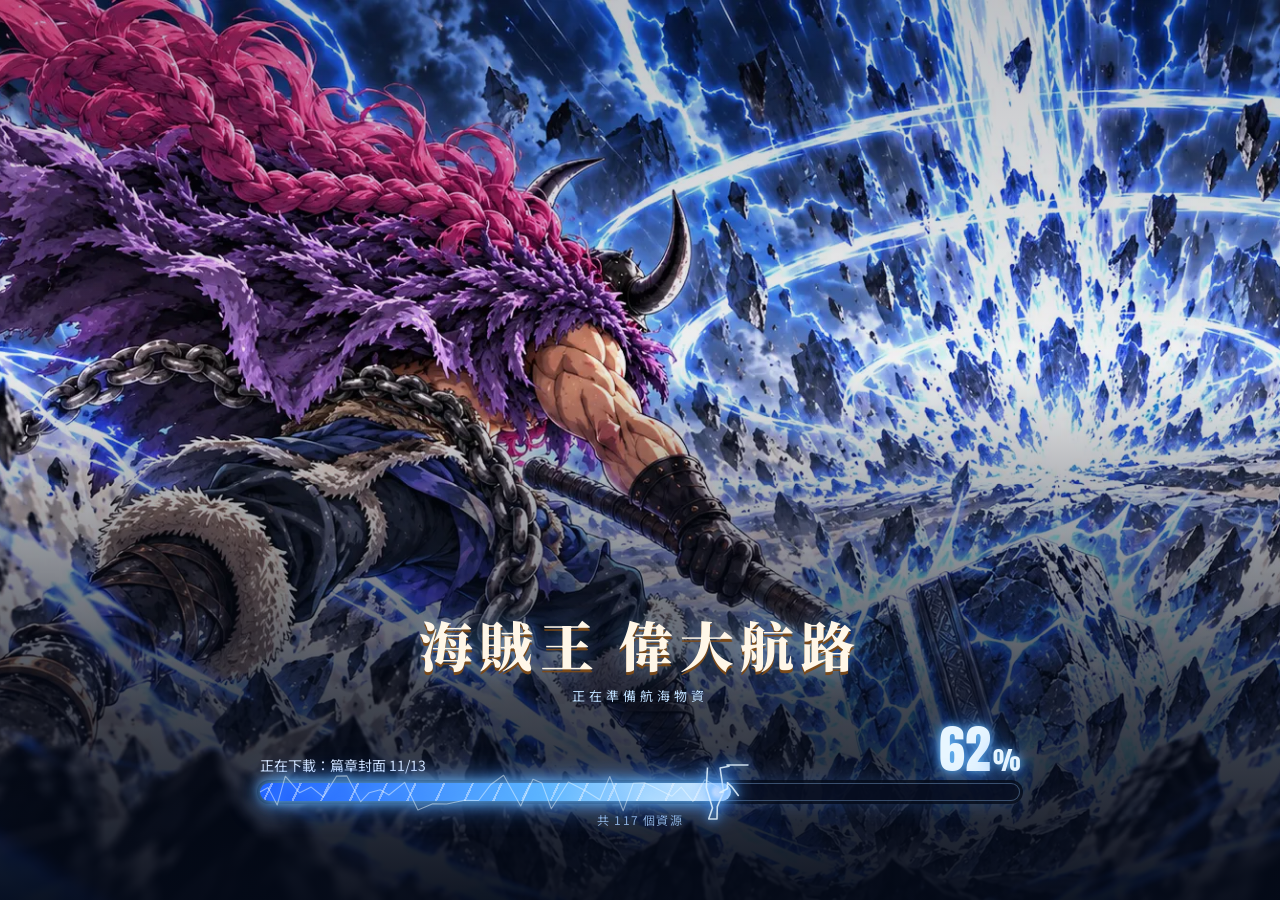
<file: index.html>
<!DOCTYPE html>
<html lang="zh-Hant">
<head>
<meta charset="utf-8">
<meta name="viewport" content="width=device-width, initial-scale=1, maximum-scale=1, user-scalable=no, viewport-fit=cover">
<meta name="theme-color" content="#0b2236">
<link rel="manifest" href="manifest.webmanifest">
<link rel="apple-touch-icon" href="assets/ui/icon-192.png">
<meta name="apple-mobile-web-app-capable" content="yes">
<meta name="mobile-web-app-capable" content="yes">
<meta name="apple-mobile-web-app-title" content="偉大航路">
<title>海賊王 偉大航路｜篇章探索 RPG</title>
<link rel="icon" href="data:image/svg+xml,<svg xmlns='http://www.w3.org/2000/svg' viewBox='0 0 100 100'><text y='.9em' font-size='90'>⚓</text></svg>">
<link rel="preconnect" href="https://fonts.googleapis.com">
<link rel="preconnect" href="https://fonts.gstatic.com" crossorigin>
<link href="https://fonts.googleapis.com/css2?family=Anton&family=Noto+Sans+TC:wght@400;500;700;900&family=Noto+Serif+TC:wght@700;900&display=swap" rel="stylesheet">
<link rel="stylesheet" href="css/loader.css?v=96">
<link rel="preload" as="image" href="assets/ui/loading_bg.webp?v=96">
<link rel="stylesheet" href="css/style.css?v=96">
<link rel="stylesheet" href="css/fx.css?v=96">
<link rel="stylesheet" href="css/mobile.css?v=96">
<link rel="stylesheet" href="css/ui2.css?v=96">
<link rel="stylesheet" href="css/modes.css?v=96">
<link rel="stylesheet" href="css/lobby.css?v=96">
<link rel="stylesheet" href="css/polish.css?v=96">
<link rel="stylesheet" href="css/exchange.css?v=96">
<link rel="stylesheet" href="css/v63.css?v=96">
<link rel="stylesheet" href="css/lobby2.css?v=96">
</head>
<body>
<div class="loader" id="loader" role="dialog" aria-modal="true" aria-label="遊戲載入中">
  <div class="ld-bg" aria-hidden="true"></div><div class="ld-flash" id="ldFlash" aria-hidden="true"></div>
  <div class="ld-box">
    <h1 class="ld-title">海賊王 偉大航路</h1>
    <p class="ld-sub">正在準備航海物資</p>
    <div class="ld-row"><span class="ld-text" id="ldText" aria-live="polite">正在確認遊戲資源…</span><span class="ld-pctw"><span id="ldPct">0</span><small>%</small></span></div>
    <div class="ld-bar" id="ldBar" role="progressbar" aria-valuemin="0" aria-valuemax="100" aria-valuenow="0"><div class="ld-fill" id="ldFill"></div><svg class="ld-bolt" id="ldBolt" aria-hidden="true"></svg></div>
    <div class="ld-count" id="ldCount"></div>
    <div class="ld-done" id="ldDone" hidden></div>
  </div>
</div>
<div id="app">

<!-- ================= 登入 ================= -->
<section class="screen" id="loginScreen">
  <video class="login-video" id="loginVideo" poster="assets/login/poster.webp?v=96" autoplay muted loop playsinline preload="metadata"><source src="assets/login/loop.mp4?v=96" type="video/mp4"></video>
  <div class="login-shade"></div>
  <header class="home-nav">
    <div class="hn-logo">海賊王</div>
    <button class="hn-menu" id="homeMenuBtn" aria-label="開啟選單">☰</button>
    <nav class="hn-links" id="homeNav" aria-label="首頁選單">
      <button class="on" data-home="home">首頁</button>
      <button data-home="features">遊戲特色</button>
      <button data-home="chars">角色介紹</button>
      <button data-home="community">社區</button>
      <button data-home="support">客服中心</button>
    </nav>
    <div class="hn-right">
      <button class="hn-set" id="homeSettings" aria-label="設定"><svg viewBox="0 0 24 24" aria-hidden="true"><path fill="currentColor" d="M19.14 12.94c.04-.3.06-.61.06-.94 0-.32-.02-.64-.07-.94l2.03-1.58a.49.49 0 0 0 .12-.61l-1.92-3.32a.49.49 0 0 0-.59-.22l-2.39.96a7 7 0 0 0-1.62-.94l-.36-2.54a.48.48 0 0 0-.48-.41h-3.84a.47.47 0 0 0-.47.41l-.36 2.54c-.59.24-1.13.57-1.62.94l-2.39-.96a.49.49 0 0 0-.59.22L2.74 8.87a.47.47 0 0 0 .12.61l2.03 1.58c-.05.3-.09.63-.09.94s.02.64.07.94l-2.03 1.58a.49.49 0 0 0-.12.61l1.92 3.32c.12.22.37.29.59.22l2.39-.96c.5.38 1.03.7 1.62.94l.36 2.54c.05.24.24.41.48.41h3.84c.24 0 .44-.17.47-.41l.36-2.54c.59-.24 1.13-.56 1.62-.94l2.39.96c.22.08.47 0 .59-.22l1.92-3.32a.48.48 0 0 0-.12-.61zM12 15.6A3.6 3.6 0 1 1 12 8.4a3.6 3.6 0 0 1 0 7.2z"/></svg><span>設定</span></button>
      
    </div>
  </header>
  <div class="login-main">
    <div class="logo">
      <span class="logo-small">海賊王</span>
      <h1>偉大航路</h1>
      <p>戴上草帽，從風車村揚帆。<br>招募夥伴、組好三人陣容，從東海一路闖到艾爾巴夫；收集角色與皮膚、解開歷史本文，寫下屬於你的航海日誌。</p>
    </div>
    <div class="login-actions">
      <button class="btn-primary big start-btn" id="startBtn">揚帆出航</button>
      <div class="login-sub">
        <button class="pill" id="newsOpenBtn"><svg viewBox="0 0 24 24" aria-hidden="true"><path d="M3 10v4h3l5 4V6L6 10zm13.5 2a4.5 4.5 0 0 0-2.5-4v8a4.5 4.5 0 0 0 2.5-4zM14 3.2v2.1a7 7 0 0 1 0 13.4v2.1a9 9 0 0 0 0-17.6z" fill="currentColor"/></svg>全部公告</button>
        <button class="pill" id="soundBtn" aria-pressed="false">音樂：開</button>
        <button class="pill" id="adminBtn"><svg viewBox="0 0 24 24" aria-hidden="true"><path d="M17 9V7A5 5 0 0 0 7 7v2H5v12h14V9zm-8-2a3 3 0 0 1 6 0v2H9zm3 10a2 2 0 1 1 0-4 2 2 0 0 1 0 4z" fill="currentColor"/></svg>管理後台</button>
      </div>
    </div>
  </div>
  <aside class="news-board" aria-label="最新公告">
    <header><button class="news-toggle" id="newsToggle" aria-expanded="true" aria-controls="newsBody"><h2>船上告示</h2><span class="nt-count" id="newsCount"></span><i class="nt-arrow" aria-hidden="true">▾</i></button><time class="news-clock" id="newsClock"></time></header>
    <div class="news-body" id="newsBody"><div class="news-tabs" id="newsTabs"></div>
    <ol class="news-list" id="newsBoard"></ol>
    <button class="news-more" id="newsMoreBtn">查看全部與管理公告</button></div>
  </aside>
  <div class="login-foot">
    <span id="loginSaveInfo"></span>
  </div>
</section>

<!-- ================= 篇章海圖 ================= -->
<!-- ================= 模式首頁 ================= -->
<section class="screen hidden" id="modeScreen">
  <header class="topbar">
    <button class="icon-btn" id="mdBackBtn" aria-label="回到登入">‹</button>
    <button class="profile-chip" id="profileChip" aria-label="玩家資料"></button>
    <div class="topbar-right">
      <button class="icon-btn snd" data-snd aria-label="音樂開關">♪</button>
      <div class="coin-pair"><div class="coin berry" title="貝里"><i class="berry-ico">B</i><b class="berryVal">0</b></div><div class="coin" title="寶藏幣"><i class="coin-ico"></i><b class="coinVal">0</b></div></div>
      <button class="icon-btn lb-top" id="lbMail" aria-label="公告">✉</button><button class="icon-btn lb-top" data-lb="friends" aria-label="好友"><i class="l2-svg" data-ic="friends" aria-hidden="true"></i></button><button class="icon-btn lb-top" data-lb="settings" aria-label="設定"><i class="l2-svg" data-ic="gear" aria-hidden="true"></i></button><button class="btn-ghost" id="mdCrewBtn">角色背包</button>
      <button class="btn-gold" id="mdHubBtn">懸賞處</button>
    </div>
  </header>
  <!-- ===== 遊戲大廳 ===== -->
  <div class="lobby l2" id="lobby">
    <div class="lb-bg" aria-hidden="true"><img id="lbBg" alt=""><i class="lb-rays"></i><i class="lb-fog"></i></div>
    <button class="lb-hero" id="lbHero" aria-label="查看船員"><img id="lbHeroImg" alt=""><span class="lb-aura" aria-hidden="true"></span></button>
    <div class="l2-say" id="l2Say" role="status" aria-live="polite"></div>
    <div class="lb-plate" id="lbPlate"></div>

    <!-- 左側：公告、任務、活動等小圖示 -->
    <nav class="l2-rail" aria-label="公告與任務">
      <button class="l2-ic" id="lbNews"><i class="l2-svg" data-ic="news" aria-hidden="true"></i><b>公告</b><small id="lbNewsTitle" hidden></small></button>
      <button class="l2-ic" id="lbBounty"><i class="l2-svg" data-ic="bounty" aria-hidden="true"></i><b>每日懸賞</b><small id="lbBountyTxt"></small><span class="l2-bar"><i id="lbBountyBar"></i></span></button>
      <button class="l2-ic" id="lbWeekly"><i class="l2-svg" data-ic="event" aria-hidden="true"></i><b>活動中心</b><small id="lbWeeklyTxt"></small><span class="l2-bar"><i id="lbWeeklyBar"></i></span></button>
      <button class="l2-ic" id="lbLogin"><i class="l2-svg" data-ic="login" aria-hidden="true"></i><b>七日登入</b><small id="lbLoginTxt"></small></button>
      <button class="l2-ic" data-lb="titles"><i class="l2-svg" data-ic="trophy" aria-hidden="true"></i><b>成就</b></button>
      <button class="l2-ic" data-lb="treasure"><i class="l2-svg" data-ic="map" aria-hidden="true"></i><b>寶藏日誌</b></button>
      <button class="l2-ic" id="l2BackupIc" hidden aria-label="備份存檔：好一陣子沒備份了"><i class="l2-svg" aria-hidden="true"><svg viewBox="0 0 24 24" fill="none" stroke="currentColor" stroke-width="1.8" stroke-linecap="round" stroke-linejoin="round"><path d="M12 3v12M7 10l5 5 5-5"/><path d="M4 17v3h16v-3"/></svg></i><b>備份存檔</b><small>好一陣子沒備份</small></button>
    </nav>
    <div class="lb-backup l2-backup" id="lbBackup" hidden><i class="lb-new">新</i><span>好一陣子沒備份存檔了，換手機或清除瀏覽器資料會遺失進度。</span><button class="btn-gold sm" id="lbBackupBtn">匯出存檔</button></div>

    <!-- 左下：限定召喚 -->
    <button class="l2-pick" id="lbEvent"><img id="lbEventImg" alt=""><span class="l2-pick-tag">限定召喚 UP</span><span class="l2-pick-name" id="lbEventName"></span></button>

    <!-- 右側：主線任務、出戰陣容、皇帝領海 -->
    <aside class="l2-side">
      <button class="l2-mission" id="l2Mission"><span class="l2-m-h">▲ 主線航路</span><b id="l2MissionT"></b><small id="l2MissionS"></small><em aria-hidden="true">››</em></button>
      <div class="l2-team" id="lbTeam" aria-label="出戰陣容"></div>
      <button class="l2-emperor" id="l2Emperor" aria-label="皇帝領海"><img src="assets/ui/emperor_logo.webp?v=96" alt=""><b>皇帝領海</b><small id="l2EmpTxt">挑戰四皇</small></button>
    </aside>

    <!-- 下方導覽列：中間是出航 -->
    <nav class="l2-nav" aria-label="主要功能"><div class="l2-nav-in">
      <button class="l2-tab" data-lb="crew"><i class="l2-svg" data-ic="crew" aria-hidden="true"></i><b>船員</b></button>
      <button class="l2-tab" data-lb="bag"><i class="l2-svg" data-ic="bag" aria-hidden="true"></i><b>背包</b></button>
      <button class="l2-tab lb-dot-host" data-lb="guild"><i class="l2-svg" data-ic="guild" aria-hidden="true"></i><b>船團</b></button>
      <button class="l2-go" id="lbGo" aria-label="出航：關卡挑戰"><img class="l2-go-img" src="assets/ui/sail_btn.webp?v=96" alt="出航" draggable="false"><small id="lbGoSub"></small></button>
      <button class="l2-tab" id="lbModesBtn" aria-label="冒險：奪寶大冒險、勇者之塔、皇帝領海、登上虛空王座"><i class="l2-svg" data-ic="sword" aria-hidden="true"></i><b>冒險</b></button>
      <button class="l2-tab" data-lb="gacha"><i class="l2-svg" data-ic="summon" aria-hidden="true"></i><b>召喚</b></button>
      <button class="l2-tab" data-lb="shop"><i class="l2-svg" data-ic="shop" aria-hidden="true"></i><b>商店</b></button>
    </div></nav>

    <div class="lb-sheet" id="lbModes" role="dialog" aria-label="模式選擇" aria-hidden="true">
      <div class="lbs-card">
        <div class="lbs-head"><h2>選擇你的冒險</h2><button class="icon-btn" id="lbModesClose" aria-label="關閉">✕</button></div>
        <div class="mode-grid">
      <button class="mode-card m-run" data-mode="run"><span class="mc-art" aria-hidden="true"></span><span class="mc-body"><b>奪寶大冒險</b><small>左右槳交替划船，越遠越刺激，沿途搶金幣</small><em id="mdRunBest"></em></span></button>
      <button class="mode-card m-tower" data-mode="tower"><span class="mc-art" aria-hidden="true"></span><span class="mc-body"><b>勇者之塔</b><small>挑戰各地海賊，每 10 層一位 BOSS，共 250 層</small><em id="mdTowerProg"></em></span></button>
      <button class="mode-card m-xc" data-mode="exchange"><span class="mc-art" aria-hidden="true"></span><span class="mc-body"><b>懸賞金交易所</b><small>用寶藏幣買賣海賊團股票，每天 09:00～22:00 即時開盤</small><em id="mdXcBest"></em></span></button>
      <button class="mode-card m-emperor" data-mode="emperor"><span class="mc-art" aria-hidden="true"></span><span class="mc-body"><b>皇帝領海</b><small>挑戰四皇：隊長連戰、分身、真身，擊敗後四皇加入船隊</small><em id="mdEmpProg"></em></span></button>
      <button class="mode-card m-throne" data-mode="throne"><span class="mc-art" aria-hidden="true"></span><span class="mc-body"><b>登上虛空王座</b><small>派出三位船員挑戰伊姆完全體，比拚累積傷害</small><em id="mdThroneBest"></em></span></button>
    </div>
      </div>
    </div>
  </div>
</section>

<!-- ================= 皇帝領海 ================= -->
<section class="screen hidden" id="emperorScreen">
  <header class="topbar"><button class="btn-ghost ch-lobby" id="epBack" aria-label="回到遊戲大廳">‹ 大廳</button><h2 class="ep-title"><img src="assets/ui/emperor_logo.webp?v=96" alt="" class="ep-logo">皇帝領海</h2><div class="topbar-right"><div class="coin berry"><i class="berry-ico">B</i><b class="berryVal">0</b></div></div></header>
  <div class="ep-bg" aria-hidden="true"></div>
  <div class="ep-wrap"><nav class="ep-list" id="epList" aria-label="四皇"></nav><section class="ep-main" id="epMain"></section></div>
</section>

<!-- ================= 虛空王座 ================= -->
<section class="screen hidden" id="exchangeScreen">
  <header class="topbar"><button class="btn-ghost ch-lobby" id="xcBack" aria-label="回到遊戲大廳">‹ 大廳</button><h2 class="xc-title"><img src="assets/ui/exchange_logo.webp?v=96" alt="" class="xc-logo">懸賞金交易所</h2><div class="topbar-right"><button class="icon-btn snd" data-snd aria-label="音樂開關">♪</button></div></header>
  <div class="mk-banner" id="mkBanner" role="status" aria-live="polite"></div>
  <div class="xc-body" id="xcBody"></div>
</section>
<section class="screen hidden" id="throneScreen">
  <header class="topbar"><button class="icon-btn" id="thBack" aria-label="返回">‹</button><div class="tw-title"><b>登上虛空王座</b><small>累積傷害挑戰</small></div><div class="topbar-right"></div></header>
  <div class="th-wrap">
    <aside class="th-boss" id="thBoss"></aside>
    <section class="th-pick"><h3>選擇 3 位出戰船員 <small id="thCount"></small></h3><div class="th-grid" id="thGrid"></div><button class="btn-primary big" id="thGo" disabled>登上王座</button></section>
    <aside class="th-rank"><h3>排行榜 <small>本機紀錄</small></h3><ol id="thRank"></ol></aside>
  </div>
</section>

<!-- ================= 奪寶大冒險 ================= -->
<section class="screen hidden" id="runnerScreen">
  <canvas class="rn-cv" id="rnCv"></canvas>
  <header class="rn-hud">
    <button class="icon-btn" id="rnBack" aria-label="離開">‹</button>
    <div class="rn-stat"><small>距離</small><b id="rnDist">0 m</b></div><div class="rn-ahead" id="rnAhead" aria-live="polite"></div>
    <div class="rn-stat"><small>金幣</small><b id="rnCoins">0</b></div>
    <div class="rn-hearts" id="rnHearts"></div>
  </header>
  <div class="rn-warn" id="rnWarn" aria-live="assertive"></div><div class="rn-mile" id="rnMile" aria-live="polite"></div>
  <div class="rn-rhythm" id="rnRhythm"><i id="rnBar"></i><span id="rnCombo"></span></div>
  <button class="rn-oar l" id="rnL" aria-label="左槳（← 或 A）"><b>左槳</b><small>← / A</small></button>
  <button class="rn-oar r" id="rnR" aria-label="右槳（→ 或 D）"><b>右槳</b><small>→ / D</small></button>
  <div class="rn-panel show" id="rnPanel"></div>
</section>

<!-- ================= 勇者之塔 ================= -->
<section class="screen hidden" id="towerScreen">
  <header class="topbar">
    <button class="icon-btn" id="twBack" aria-label="返回">‹</button>
    <div class="tw-title"><b>勇者之塔</b><small id="twSub"></small></div>
    <div class="topbar-right"><div class="coin berry"><i class="berry-ico">B</i><b class="berryVal">0</b></div><button class="btn-ghost" id="twCrew">角色背包</button></div>
  </header>
  <div class="tw-wrap">
    <ol class="tw-floors" id="twFloors"></ol>
    <aside class="tw-panel" id="twPanel"></aside>
  </div>
</section>

<section class="screen hidden" id="chapterScreen">
  <header class="topbar">
    <button class="btn-ghost ch-lobby" id="chBackBtn" aria-label="回到遊戲大廳">‹ 大廳</button>
    <div class="captain" id="captainChip"></div>
    <div class="topbar-right">
      <button class="icon-btn snd" data-snd aria-label="音樂開關">♪</button>
      <div class="coin berry" title="貝里：打贏敵人、完成任務獲得，可在商店使用"><i class="berry-ico">B</i><b class="berryVal">0</b></div><div class="coin" title="寶藏幣：完成劇情任務獲得"><i class="coin-ico"></i><b id="coinTop">0</b></div>
    </div>
  </header>
  <div class="chart">
    <svg class="chart-route" id="chartRoute" viewBox="0 0 1000 600" preserveAspectRatio="none" aria-hidden="true"></svg>
    <div class="chart-nodes" id="chartNodes"></div>
    <div class="chart-compass" aria-hidden="true"></div>
  </div>
  <article class="arc-card" id="arcCard"></article>
</section>

<!-- ================= 3D 世界 ================= -->
<section class="screen hidden" id="worldScreen">
  <canvas id="worldCanvas"></canvas>
  <div class="guide-arrow" id="guideArrow" aria-hidden="true"><i><svg viewBox="0 0 24 24"><path d="M4 12 20 4.5 15 12 20 19.5Z" fill="#2a1a06" stroke="#2a1a06" stroke-width="1.6" stroke-linejoin="round"/></svg></i><b></b></div>
    <div class="wlabels" id="worldLabels"></div>
  <div class="w-top">
    <button class="icon-btn" id="wBackBtn" aria-label="回到海圖">‹</button>
    <div class="w-title"><b id="wChapter"></b><span id="wChapterSub"></span></div>
    <div class="topbar-right">
      <button class="icon-btn snd" data-snd aria-label="音樂開關">♪</button>
      <div class="coin berry" title="貝里：打贏敵人、完成任務獲得，可在商店使用"><i class="berry-ico">B</i><b class="berryVal">0</b></div><div class="coin"><i class="coin-ico"></i><b id="coinWorld">0</b></div>
      <button class="btn-ghost" id="bagBtnWorld">背包</button>
      <button class="btn-gold" id="gachaBtnWorld">懸賞處</button>
    </div>
  </div>
  <div class="quest" id="questBox"></div>
  <canvas class="minimap" id="minimap" width="180" height="180"></canvas>
  <div class="w-help" id="wHelp">WASD 移動・拖曳旋轉視角・點地面前往・E 互動</div>
  <div class="joy" id="joy"><i></i></div>
  <button class="act-btn" id="actBtn"></button>
<button class="jump-btn" id="jumpBtn" aria-label="跳躍（空白鍵）" title="跳躍（空白鍵）"><svg viewBox="0 0 24 24" fill="none" stroke="currentColor" stroke-width="2" stroke-linecap="round" stroke-linejoin="round"><path d="M12 19V5M6 11l6-6 6 6"/></svg><b>跳</b></button>
  <div class="act-bubbles" id="actBubbles" aria-live="polite"></div>
  <div class="arrival" id="arrival" aria-hidden="true"></div>
  <button class="denden" id="denden" aria-label="電話蟲：任務提示（H）" title="電話蟲：任務提示（H）"></button>
  <nav class="w-dock" id="wDock" aria-label="功能列">
    <button data-dock="crew"><i>⚓</i><span>角色</span></button>
    <button data-dock="bag"><i>🎒</i><span>背包</span></button>
    <button data-dock="hub"><i>📜</i><span>懸賞處</span></button>
    <button data-dock="navy"><i>⚖</i><span>海軍本部</span></button>
    <button data-dock="chart"><i>🗺</i><span>海圖</span></button>
  </nav>
  <div class="dialog" id="dialog">
    <div class="dlg-bust" id="dlgBust"></div>
    <div class="dlg-face" id="dlgFace"></div>
    <div class="dlg-body">
      <div class="dlg-name" id="dlgName"></div>
      <p class="dlg-text" id="dlgText"></p>
      <div class="dlg-choices" id="dlgChoices"></div>
    </div>
    <span class="dlg-next" id="dlgNext">▼</span>
    <button class="dlg-min" id="dlgMin" aria-label="收合對話" title="收合對話">收合 ▾</button>
    <button class="dlg-pill" id="dlgPill" aria-label="展開對話"><b id="dlgPillName"></b><span>對話中・點此展開 ▴</span></button>
  </div>
  <div class="clear-overlay" id="clearOverlay">
    <div class="clear-card">
      <h2 id="clearTitle">篇章完成</h2>
      <p id="clearDesc"></p>
      <div class="clear-actions"><button class="btn-ghost" id="clearStay">留在島上</button><button class="btn-primary" id="clearGo">回到海圖</button></div>
    </div>
  </div>
</section>

<!-- ================= 對戰 ================= -->
<section class="screen hidden" id="battleScreen">
  <div class="void-dmg" id="voidDmg" hidden><small>累積傷害</small><b>0</b></div>
  <div class="b-trans" id="bTrans" aria-hidden="true"></div>
  <div class="b-typebar" id="bTypeBar"></div>
  <div class="b-yourturn" id="bYourTurn" aria-hidden="true"><span>你的回合</span></div>
  <div class="b-victory" id="bVictory"></div>
  <div class="b-bg" id="bBg"></div>
  <div class="b-vignette"></div>
  <header class="b-top">
    <div class="plate L" id="bPlateL">
      <img class="pl-av" id="bAvL" alt="">
      <div class="pl-info">
        <div class="pl-name"><b id="bNameL"></b><small id="bTitleL"></small><em class="pl-lv" id="bLvL"></em></div>
        <div class="pl-types" id="bTypesL"></div>
        <div class="hp"><i class="hp-g" id="bHpGL"></i><i class="hp-f" id="bHpL"></i><i class="hp-s" id="bShieldL"></i></div>
        <div class="hp-t" id="bHpTL"></div>
        <div class="chips" id="bStatL"></div>
      </div>
    </div>
    <div class="round" id="bTimerWrap">
      <svg viewBox="0 0 60 60"><circle cx="30" cy="30" r="26" class="ring-bg"/><circle cx="30" cy="30" r="26" class="ring" id="bRing"/></svg>
      <b id="bTimer">20</b>
      <small>第 <span id="bRound">1</span> 回合</small>
    </div>
    <div class="plate R" id="bPlateR">
      <img class="pl-av" id="bAvR" alt="">
      <div class="pl-info">
        <div class="pl-name"><b id="bNameR"></b><small id="bTitleR"></small><em class="pl-lv" id="bLvR"></em></div>
        <div class="pl-types" id="bTypesR"></div>
        <div class="hp"><i class="hp-g" id="bHpGR"></i><i class="hp-f" id="bHpR"></i><i class="hp-s" id="bShieldR"></i></div>
        <div class="hp-t" id="bHpTR"></div>
        <div class="chips" id="bStatR"></div>
      </div>
    </div>
  </header>
  <div class="b-arena" id="bArena">
    <div class="stage"></div>
    <div class="fighter L" id="bFL"><div class="f-shadow"></div><img id="bImgL" alt=""></div>
    <div class="fighter R" id="bFR"><div class="f-shadow"></div><img id="bImgR" alt=""></div>
    <div class="b-fx" id="bFx"></div>
    <canvas class="b-canvas" id="bCanvas"></canvas>
    <div class="b-dmg" id="bDmg"></div>
    <div class="b-banner" id="bBanner"></div>
    <div class="b-ticker" id="bTicker"></div>
  </div>
  <footer class="b-cmd">
    <div class="b-team" id="bTeam"></div>
    <div class="skills" id="bSkills"></div>
    <div class="cmd-side">
      <button class="cmd-btn" id="bItemBtn"><span>道具</span><small id="bItemCount">3/3</small></button>
      <button class="cmd-btn" id="bLogBtn"><span>紀錄</span><small>L</small></button>
      <button class="cmd-btn" id="bAutoBtn" aria-pressed="false" title="自動戰鬥">自動</button><button class="cmd-btn" id="bSpdBtn" title="戰鬥速度">×1</button><button class="cmd-btn flee" id="bFleeBtn"><span>撤退</span></button>
      <button class="cmd-btn snd" data-snd aria-label="音樂開關"><span>♪</span></button>
    </div>
  </footer>
  <aside class="drawer" id="bBag"><header><h3>背包</h3><button class="icon-btn sm" data-close-drawer aria-label="關閉">×</button></header><p class="drawer-note" id="bBagNote"></p><div class="bag-list" id="bBagList"></div></aside>
  <aside class="drawer" id="bLog"><header><h3>戰鬥紀錄</h3><button class="icon-btn sm" data-close-drawer aria-label="關閉">×</button></header><ol class="log-list" id="bLogList"></ol></aside>
  <div class="b-cutin" id="bCutin"><div class="cut-band"><img id="bCutImg" alt=""><div class="cut-text"><small id="bCutWho"></small><b id="bCutName"></b></div></div></div>
  <div class="b-result" id="bResult">
    <div class="res-card">
      <img id="bResImg" alt="">
      <div class="res-body"><h2 id="bResTitle"></h2><div id="bResDesc"></div>
        <div class="res-actions"><button class="btn-ghost" id="bRetry">再戰一次</button><button class="btn-primary" id="bBack">回到島上</button></div>
      </div>
    </div>
  </div>
</section>

<!-- ================= 懸賞處 ================= -->
<section class="screen hidden" id="gachaScreen">
  <header class="topbar">
    <button class="icon-btn" id="gBackBtn" aria-label="返回">‹</button>
    <h2 class="g-title">懸賞處</h2>
    <div class="topbar-right"><button class="icon-btn snd" data-snd aria-label="音樂開關">♪</button><div class="coin berry" title="貝里：打贏敵人、完成任務獲得，可在商店使用"><i class="berry-ico">B</i><b class="berryVal">0</b></div><div class="coin"><i class="coin-ico"></i><b id="coinGacha">0</b></div><button class="btn-ghost" id="bagBtnGacha">背包</button></div>
  </header>
  <nav class="hub-tabs" id="hubTabs" role="tablist" aria-label="懸賞處">
    <button data-hub="summon" class="on" role="tab">懸賞召喚</button>
    <button data-hub="bounty" role="tab">懸賞任務</button>
    <button data-hub="shop" role="tab">道具商店</button>
    <button data-hub="navy" role="tab">海軍本部</button>
  </nav>
  <div class="pool-tabs" id="poolTabs" role="tablist" aria-label="召喚池"><button class="on" data-pool="normal" role="tab">寶藏扭蛋</button><button data-pool="event" role="tab">限定活動<i class="pool-hot">HOT</i></button></div>
  <button class="g-skip" id="gSkip" hidden>跳過 ▸▸</button>
  <div class="ev-main hidden" id="evPane" data-pane="summon"></div>
  <div class="g-main tavern" data-pane="summon">
    <div class="g-scene-wrap"><div class="g-scene" id="machine">
      <img class="g-bg" src="assets/ui/gacha_tavern.webp?v=96" alt="海賊酒館裡的寶藏扭蛋機">
      <i class="g-lamp" style="--x:16.16%;--y:12.96%"></i><i class="g-lamp" style="--x:5.72%;--y:24.54%;--d:-.7s"></i><i class="g-lamp" style="--x:18.05%;--y:80.56%;--d:-1.3s"></i><i class="g-lamp" style="--x:57.58%;--y:70.83%;--d:-.3s"></i><i class="g-lamp" style="--x:65.66%;--y:45.68%;--d:-1.9s"></i>
      <div class="g-motes" aria-hidden="true"><i style="--x:0%;--s:2px;--t:6s;--d:-0.0s"></i><i style="--x:37%;--s:3px;--t:7s;--d:-0.7s"></i><i style="--x:74%;--s:4px;--t:8s;--d:-1.4s"></i><i style="--x:11%;--s:2px;--t:9s;--d:-2.1s"></i><i style="--x:48%;--s:3px;--t:10s;--d:-2.8s"></i><i style="--x:85%;--s:4px;--t:6s;--d:-3.5s"></i><i style="--x:22%;--s:2px;--t:7s;--d:-4.2s"></i><i style="--x:59%;--s:3px;--t:8s;--d:-4.9s"></i><i style="--x:96%;--s:4px;--t:9s;--d:-5.6s"></i><i style="--x:33%;--s:2px;--t:10s;--d:-6.3s"></i><i style="--x:70%;--s:3px;--t:6s;--d:-7.0s"></i><i style="--x:7%;--s:4px;--t:7s;--d:-7.7s"></i><i style="--x:44%;--s:2px;--t:8s;--d:-8.4s"></i><i style="--x:81%;--s:3px;--t:9s;--d:-9.1s"></i><i style="--x:18%;--s:4px;--t:10s;--d:-9.8s"></i><i style="--x:55%;--s:2px;--t:6s;--d:-10.5s"></i><i style="--x:92%;--s:3px;--t:7s;--d:-11.2s"></i><i style="--x:29%;--s:4px;--t:8s;--d:-11.9s"></i><i style="--x:66%;--s:2px;--t:9s;--d:-12.6s"></i><i style="--x:3%;--s:3px;--t:10s;--d:-13.3s"></i><i style="--x:40%;--s:4px;--t:6s;--d:-14.0s"></i><i style="--x:77%;--s:2px;--t:7s;--d:-14.7s"></i></div>
      <div class="g-globe"><canvas class="g-cv" id="gCv" aria-hidden="true"></canvas><div class="m-caps" id="mCaps"></div><i class="g-glass"></i></div>
      <div class="g-wheel"><svg viewBox="0 0 100 100" aria-hidden="true"><defs><radialGradient id="whb" cx=".5" cy=".4" r=".6"><stop offset="0" stop-color="#fff0b8"/><stop offset=".6" stop-color="#c9973a"/><stop offset="1" stop-color="#7a4a10"/></radialGradient></defs><g stroke="#3a2008" stroke-width="2"><rect x="47" y="2" width="6" height="30" rx="3" fill="#8a4a22" transform="rotate(0 50 50)"/><rect x="47" y="2" width="6" height="30" rx="3" fill="#8a4a22" transform="rotate(45 50 50)"/><rect x="47" y="2" width="6" height="30" rx="3" fill="#8a4a22" transform="rotate(90 50 50)"/><rect x="47" y="2" width="6" height="30" rx="3" fill="#8a4a22" transform="rotate(135 50 50)"/><rect x="47" y="2" width="6" height="30" rx="3" fill="#8a4a22" transform="rotate(180 50 50)"/><rect x="47" y="2" width="6" height="30" rx="3" fill="#8a4a22" transform="rotate(225 50 50)"/><rect x="47" y="2" width="6" height="30" rx="3" fill="#8a4a22" transform="rotate(270 50 50)"/><rect x="47" y="2" width="6" height="30" rx="3" fill="#8a4a22" transform="rotate(315 50 50)"/><circle cx="50" cy="50" r="34" fill="none" stroke="#6b3a14" stroke-width="9"/><circle cx="50" cy="50" r="34" fill="none" stroke="url(#whb)" stroke-width="5"/><circle cx="50" cy="50" r="12" fill="url(#whb)"/></g></svg></div>
      <i class="g-slotglow"></i>
      <div class="m-drop" id="mDrop"></div>
      <button class="g-hit" id="mCrank" aria-label="轉動扭蛋機（抽 1 次）"></button>
    </div></div>
    <div class="g-panel">
      <div class="free-box hidden" id="freeBox"><div><b>新手福利</b><p>免費召喚一位 LV 100 的強力船員！</p></div><button class="btn-gold big" id="pullFree">免費拉霸</button></div>
      <p class="g-lead">完成劇情任務獲得寶藏幣。有機會直接抽到新船員；經驗書在「船員」畫面使用，戰鬥道具在對戰中按「道具」使用。</p>
      <div class="g-pulls">
        <button class="btn-gold big" id="pull1">抽 1 次<small>1 枚寶藏幣</small></button>
        <button class="btn-primary big" id="pull10">抽 10 次<small>9 枚・保底 SR 以上</small></button>
        <button class="btn-primary big p100" id="pull100">抽 100 次<small>90 枚・每 10 抽保底 SR</small></button>
      </div>
      <table class="rates" id="rateTable"></table>
      <p class="g-empty" id="gEmpty"></p>
    </div>
  </div>
  <div class="hub-pane hidden" data-pane="bounty"><div class="hub-inner">
    <h3>今日懸賞單</h3><p class="hub-note" id="bountyNote"></p>
    <div class="bounty-list" id="bountyList"></div>
  </div></div>
  <div class="hub-pane hidden" data-pane="shop"><div class="hub-inner">
    <h3>道具商店</h3><p class="hub-note">用貝里購買補給。貝里靠打贏敵人、完成任務、擊敗 BOSS 與領取懸賞取得。</p>
    <div class="bag-list" id="shopList"></div>
  </div></div>
  <div class="hub-pane hidden" data-pane="navy"><div class="hub-inner wide">
    <h3>海軍本部</h3><p class="hub-note">把不需要的船員交給海軍，依稀有度與等級換取貝里，或把經驗傳承給其他船員。販賣後無法反悔。</p>
    <div class="navy">
      <div class="char-grid navy-list" id="navyList"></div>
      <div class="char-detail navy-detail" id="navyDetail"></div>
    </div>
  </div></div>
  <div class="g-open" id="gOpen"><div class="cap-rays"></div><div class="cap"><i class="cap-top"></i><i class="cap-bot"></i><i class="cap-band"></i></div><div class="cap-light"></div><div class="coin-burst" id="gCoinBurst"></div></div>
  <div class="g-result" id="gResult">
    <div class="g-res-card"><div class="coin-burst" id="gResBurst"></div>
      <h3 id="gResTitle">獲得道具</h3>
      <div class="g-res-grid" id="gResGrid"></div>
      <button class="btn-primary" id="gResOk">收下</button>
    </div>
  </div>
</section>

</div>

<!-- 角色選擇 -->
<div class="modal" id="charModal" role="dialog" aria-modal="true" aria-labelledby="charTitle">
  <div class="modal-card wide">
    <header><h2 id="charTitle">船員</h2><button class="icon-btn sm" data-close aria-label="關閉">×</button></header>
    <p class="modal-note" id="quotaNote"></p>
    <div class="lineup-bar hidden" id="lineupBar"></div>
    <div class="crew-body"><div class="char-grid" id="charGrid"></div>
    <div class="char-detail" id="charDetail"></div></div>
    <nav class="cx-tabs" id="crewTabs" role="tablist" aria-label="角色背包"></nav>
    <div class="cx-pane" id="cxPane_crew"><p class="cx-note" id="cxMineNote"></p><div id="cxLineupSlot"></div><div class="cx-body"><div class="char-grid cx-grid" id="cxGrid"></div><div class="cx-detail" id="cxDetail"></div></div></div>
    <div class="cx-pane hidden" id="cxPane_codex"><p class="cx-note" id="cxCodexNote"></p><div class="cx-body"><div class="char-grid cx-grid" id="cxCodexGrid"></div><div class="cx-detail" id="cxCodexDetail"></div></div></div>
    <div class="cx-pane hidden" id="cxPane_shard"></div>
    <div class="cx-pane hidden" id="cxPane_skin"></div>
    <div class="cx-pane hidden" id="cxPane_train"><p class="cx-note" id="cxTrainNote"></p><div class="tc-planinfo" id="cxPlans"></div><div class="tc-slots" id="cxSlots"></div><div class="tc-picker hidden" id="cxPicker"></div></div>
    <footer><button class="btn-primary big" id="charConfirm">揚帆出航</button></footer>
  </div>
</div>

<div class="modal" id="treasureModal" role="dialog" aria-modal="true" aria-labelledby="trTitle">
  <div class="modal-card">
    <header><h2 id="trTitle">寶藏日誌・拉夫德魯之路</h2><button class="icon-btn sm" data-close aria-label="關閉">×</button></header>
    <p class="modal-note" id="trIntro"></p>
    <div class="tr-prog" id="trProg"></div>
    <ol class="tr-list" id="trList"></ol>
    <div class="tr-final" id="trFinal"></div>
  </div>
</div>
<div class="modal" id="storyModal" role="dialog" aria-modal="true" aria-labelledby="storyTitle">
  <div class="modal-card story-card">
    <h2 id="storyTitle"></h2>
    <div class="story-text" id="storyText"></div>
    <footer><button class="btn-gold big" id="storyBtn">繼續</button></footer>
  </div>
</div>

<div class="sheet" id="menuSheet" role="dialog" aria-modal="true" aria-label="選單">
  <div class="sheet-card"><div class="sheet-grip" aria-hidden="true"></div><div class="sheet-grid" id="menuGrid"></div><button class="btn-ghost sheet-close" id="menuClose">關閉</button></div>
</div>

<div class="modal" id="homeModal" role="dialog" aria-modal="true" aria-labelledby="homeTitle">
  <div class="modal-card home-card">
    <header><h2 id="homeTitle"></h2><button class="icon-btn sm" data-close aria-label="關閉">×</button></header>
    <div class="home-body" id="homeBody"></div>
  </div>
</div>

<div class="modal" id="profileModal" role="dialog" aria-modal="true" aria-labelledby="pfTitle">
  <div class="modal-card profile-card">
    <header><h2 id="pfTitle">玩家資料</h2><button class="icon-btn sm" data-close aria-label="關閉">×</button></header>
    <div id="pfBody"></div>
  </div>
</div>

<!-- 公告 -->
<div class="modal" id="newsModal" role="dialog" aria-modal="true" aria-labelledby="newsTitle">
  <div class="modal-card">
    <header><h2 id="newsTitle">船上告示</h2><button class="icon-btn sm" data-close aria-label="關閉">×</button></header>
    <div class="news-mascot"><img src="assets/chars/morgans_face.webp?v=96" alt="摩甘茲"><p><b>世界經濟新聞社長・摩甘茲</b><span>「大新聞！偉大航路的最新消息，全都在這裡！」</span></p></div>
    <div class="news-full" id="newsFull"></div>
    <footer class="split"><button class="btn-ghost" id="newsEditBtn">管理公告</button><button class="btn-primary" data-close>關閉</button></footer>
  </div>
</div>
<div class="modal" id="newsEditModal" role="dialog" aria-modal="true" aria-labelledby="newsEditTitle">
  <div class="modal-card wide">
    <header><h2 id="newsEditTitle">管理公告</h2><button class="icon-btn sm" data-close aria-label="關閉">×</button></header>
    <p class="modal-note">公告存在這台裝置的瀏覽器裡。要讓所有玩家看到同一份公告，請直接修改 js/data.js 的 DEFAULT_NEWS 後重新上傳。</p>
    <div class="news-edit" id="newsEditList"></div>
    <footer class="split"><div><button class="btn-ghost" id="newsAddBtn">新增一則</button> <button class="btn-ghost" id="newsResetBtn">恢復預設</button></div><button class="btn-primary" id="newsSaveBtn">儲存公告</button></footer>
  </div>
</div>

<!-- 管理後台 -->
<div class="modal" id="adminModal" role="dialog" aria-modal="true" aria-labelledby="adminTitle">
  <div class="modal-card admin">
    <header><h2 id="adminTitle">遊戲管理後台</h2><button class="icon-btn sm" data-close aria-label="關閉">×</button></header>
    <div class="admin-body">
      <nav id="adminNav">
        <button data-tab="general" class="on">基本規則</button>
        <button data-tab="chars">角色與技能</button>
        <button data-tab="chapters">篇章與 BOSS</button>
        <button data-tab="story">劇情與對話</button>
        <button data-tab="gacha">懸賞處</button>
        <button data-tab="news">公告</button>
        <button data-tab="visual">立繪調整</button>
        <button data-tab="tools">備份與工具</button>
      </nav>
      <main id="adminPane"></main>
    </div>
    <footer class="split"><span class="astatus" id="adminStatus"></span><div><button class="btn-ghost" id="adminCancel">放棄修改</button> <button class="btn-gold" id="adminSave">儲存並套用</button></div></footer>
  </div>
</div>

<!-- 新手拉霸 -->
<div class="modal" id="slotModal" role="dialog" aria-modal="true" aria-labelledby="slotTitle">
  <div class="modal-card slot-card">
    <svg width="0" height="0" style="position:absolute" aria-hidden="true"><defs><linearGradient id="gold" x1="0" y1="0" x2="0" y2="1"><stop offset="0" stop-color="#fff3c4"/><stop offset=".45" stop-color="#f3c969"/><stop offset="1" stop-color="#a8741a"/></linearGradient></defs></svg>
    <button class="icon-btn sm slot-close" data-close aria-label="關閉">×</button>
    <div class="slot-deco" aria-hidden="true"><i class="dc c1"></i><i class="dc c2"></i><i class="dc c3"></i><i class="dc c4"></i><i class="chest l"></i><i class="chest r"></i></div>
    <h2 id="slotTitle" class="slot-title">新手拉霸</h2>
    <p class="slot-note">拉下拉桿！三格停在同一位船員<br>他就會以 <b>LV 100</b> 加入角色背包・新手福利只有一次</p>
    <div class="slot">
      <div class="slot-frame"><svg class="skull tl" viewBox="0 0 40 40" aria-hidden="true"><path d="M20 4C11 4 5 10 5 18c0 5 2 8 5 10v5h20v-5c3-2 5-5 5-10 0-8-6-14-15-14z" fill="url(#gold)" stroke="#5a3a0a" stroke-width="1.5"/><circle cx="14" cy="18" r="4" fill="#3a0a0a"/><circle cx="26" cy="18" r="4" fill="#3a0a0a"/><circle cx="14" cy="18" r="1.6" fill="#ff3b30"/><circle cx="26" cy="18" r="1.6" fill="#ff3b30"/><path d="M18 24l2-3 2 3z" fill="#3a0a0a"/><path d="M14 33v3M18 33v3M22 33v3M26 33v3" stroke="#5a3a0a" stroke-width="1.5"/></svg><svg class="skull tr" viewBox="0 0 40 40" aria-hidden="true"><path d="M20 4C11 4 5 10 5 18c0 5 2 8 5 10v5h20v-5c3-2 5-5 5-10 0-8-6-14-15-14z" fill="url(#gold)" stroke="#5a3a0a" stroke-width="1.5"/><circle cx="14" cy="18" r="4" fill="#3a0a0a"/><circle cx="26" cy="18" r="4" fill="#3a0a0a"/><circle cx="14" cy="18" r="1.6" fill="#ff3b30"/><circle cx="26" cy="18" r="1.6" fill="#ff3b30"/><path d="M18 24l2-3 2 3z" fill="#3a0a0a"/><path d="M14 33v3M18 33v3M22 33v3M26 33v3" stroke="#5a3a0a" stroke-width="1.5"/></svg><svg class="skull bl" viewBox="0 0 40 40" aria-hidden="true"><path d="M20 4C11 4 5 10 5 18c0 5 2 8 5 10v5h20v-5c3-2 5-5 5-10 0-8-6-14-15-14z" fill="url(#gold)" stroke="#5a3a0a" stroke-width="1.5"/><circle cx="14" cy="18" r="4" fill="#3a0a0a"/><circle cx="26" cy="18" r="4" fill="#3a0a0a"/><circle cx="14" cy="18" r="1.6" fill="#ff3b30"/><circle cx="26" cy="18" r="1.6" fill="#ff3b30"/><path d="M18 24l2-3 2 3z" fill="#3a0a0a"/><path d="M14 33v3M18 33v3M22 33v3M26 33v3" stroke="#5a3a0a" stroke-width="1.5"/></svg><svg class="skull br" viewBox="0 0 40 40" aria-hidden="true"><path d="M20 4C11 4 5 10 5 18c0 5 2 8 5 10v5h20v-5c3-2 5-5 5-10 0-8-6-14-15-14z" fill="url(#gold)" stroke="#5a3a0a" stroke-width="1.5"/><circle cx="14" cy="18" r="4" fill="#3a0a0a"/><circle cx="26" cy="18" r="4" fill="#3a0a0a"/><circle cx="14" cy="18" r="1.6" fill="#ff3b30"/><circle cx="26" cy="18" r="1.6" fill="#ff3b30"/><path d="M18 24l2-3 2 3z" fill="#3a0a0a"/><path d="M14 33v3M18 33v3M22 33v3M26 33v3" stroke="#5a3a0a" stroke-width="1.5"/></svg>
        <div class="slot-window"><div class="reel"><div class="strip" id="reel0"></div></div><div class="reel"><div class="strip" id="reel1"></div></div><div class="reel"><div class="strip" id="reel2"></div></div><div class="slot-line"></div></div>
      </div>
      <button class="slot-lever" id="slotLever" aria-label="拉下拉桿"><span class="lv-base"><i class="gear"></i></span><span class="lv-arm"><span class="lv-rod"></span><svg class="skull knob" viewBox="0 0 40 40" aria-hidden="true"><path d="M20 4C11 4 5 10 5 18c0 5 2 8 5 10v5h20v-5c3-2 5-5 5-10 0-8-6-14-15-14z" fill="url(#gold)" stroke="#5a3a0a" stroke-width="1.5"/><circle cx="14" cy="18" r="4" fill="#3a0a0a"/><circle cx="26" cy="18" r="4" fill="#3a0a0a"/><circle cx="14" cy="18" r="1.6" fill="#ff3b30"/><circle cx="26" cy="18" r="1.6" fill="#ff3b30"/><path d="M18 24l2-3 2 3z" fill="#3a0a0a"/><path d="M14 33v3M18 33v3M22 33v3M26 33v3" stroke="#5a3a0a" stroke-width="1.5"/></svg></span></button>
    </div>
    <div class="slot-result" id="slotResult"></div>
    <footer class="slot-foot"><button class="slot-go" id="slotSpin">拉下拉桿</button></footer>
    <div class="coin-burst" id="coinBurst" aria-hidden="true"></div>
  </div>
</div>
<!-- 商店 -->
<!-- 背包 -->
<div class="modal" id="bagModal" role="dialog" aria-modal="true" aria-labelledby="bagTitle">
  <div class="modal-card">
    <header><h2 id="bagTitle">背包</h2><button class="icon-btn sm" data-close aria-label="關閉">×</button></header>
    <div class="bag-list" id="bagList"></div>
  </div>
</div>

<!-- 確認框 -->
<div class="modal" id="confirmModal" role="alertdialog" aria-modal="true">
  <div class="modal-card small">
    <h2 id="cfTitle"></h2><p id="cfText"></p>
    <footer class="split"><button class="btn-ghost" data-close>取消</button><button class="btn-primary" id="cfOk">確定</button></footer>
  </div>
</div>

<div class="toast" id="toast" role="status" aria-live="polite"></div>
<div class="loading" id="loading"><div class="ld-wheel"></div><span>載入中</span></div>

<script src="js/data.js?v=96"></script>
<script src="js/data_ext.js?v=96"></script>
<script src="js/story_ext.js?v=96"></script>
<script src="js/story_more.js?v=96"></script>
<script src="js/story_more2.js?v=96"></script>
<script src="js/story_more3.js?v=96"></script>
<script src="js/story_more4.js?v=96"></script>
<script src="js/engine3d.js?v=96"></script>
<script src="js/landmarks.js?v=96"></script>
<script src="js/scenes.js?v=96"></script>
<script src="js/world.js?v=96"></script>
<script type="importmap">{ "imports": { "three": "./vendor/three/three.module.js", "three/addons/": "./vendor/three/addons/" } }</script>
<script type="module" src="js/e3three.js?v=96"></script>
<script src="js/battle_core.js?v=96"></script>
<script src="js/battle.js?v=96"></script>
<script src="js/audio.js?v=96"></script>
<script src="js/fx.js?v=96"></script>
<script src="js/fx_choreo.js?v=96"></script>
<script src="js/ext_effects.js?v=96"></script>
<script src="js/fx_ult.js?v=96"></script>
<script src="js/admin.js?v=96"></script>
<script src="js/visual_admin.js?v=96"></script>
<script src="js/app.js?v=96"></script>
<script src="js/hardmode.js?v=96"></script>
<script src="js/hub.js?v=96"></script>
<script src="js/seer.js?v=96"></script>
<script src="js/treasure.js?v=96"></script>
<script src="js/crew.js?v=96"></script>
<script src="js/roster_v89.js?v=96"></script>
<script src="js/roster_v90.js?v=96"></script>
<script src="js/roster_v92.js?v=96"></script>
<script src="js/roster_v91.js?v=96"></script>
<script src="js/icons.js?v=96"></script>
<script src="js/home.js?v=96"></script>
<script src="js/modes.js?v=96"></script>
<script src="js/lobbyicons.js?v=96"></script>
<script src="js/lobby.js?v=96"></script>
<script src="js/timeguard.js?v=96"></script>
<script src="js/daily.js?v=96"></script>
<script src="js/achieve.js?v=96"></script>
<script src="js/exchange_head.js?v=96"></script>
<script src="js/exchange.js?v=96"></script>
<script src="js/uiicons.js?v=96"></script>
<script src="js/runner.js?v=96"></script>
<script src="js/tower.js?v=96"></script>
<script src="js/throne.js?v=96"></script>
<script src="js/emperor.js?v=96"></script>
<script src="js/emperor_hall.js?v=96"></script>
<script src="js/ceremony.js?v=96"></script>
<script src="js/story_stage.js?v=96"></script>
<script src="js/cloud.js?v=96"></script>
<script src="js/social.js?v=96"></script>
<script src="js/live.js?v=96"></script>
<script src="js/guild.js?v=96"></script>
<script src="js/settings.js?v=96"></script>
<script src="js/weekly.js?v=96"></script>
<script src="js/event.js?v=96"></script>
<script src="js/music.js?v=96"></script>
<script src="js/loader.js?v=96"></script>
</body>
</html>
</file>
<file: css/loader.css>
/* ================= 載入畫面 ================= */
.loader{position:fixed;inset:0;z-index:100000;display:flex;flex-direction:column;align-items:center;justify-content:flex-end;padding:0 clamp(18px,6vw,80px) calc(clamp(28px,8vh,80px) + env(safe-area-inset-bottom,0px));background:#050b18;color:#fff;font-family:"Noto Sans TC",system-ui,sans-serif;overflow:hidden;transition:opacity .6s}
.loader.out{opacity:0;pointer-events:none}
.ld-bg{position:absolute;inset:0;background:url('../assets/ui/loading_bg.webp?v=25') center 35%/cover no-repeat;animation:ldZoom 18s ease-in-out infinite alternate}
.ld-bg::after{content:'';position:absolute;inset:0;background:linear-gradient(180deg,rgba(4,10,24,.25) 0%,rgba(4,10,24,.05) 40%,rgba(4,10,24,.75) 78%,rgba(4,10,24,.95) 100%)}
@keyframes ldZoom{to{transform:scale(1.06)}}
.ld-flash{position:absolute;inset:0;background:radial-gradient(circle at 62% 45%,rgba(190,225,255,.55),rgba(120,180,255,.15) 40%,transparent 70%);opacity:0;pointer-events:none}
.ld-flash.on{animation:ldFlash .45s ease-out}
@keyframes ldFlash{10%{opacity:1}30%{opacity:.2}45%{opacity:.8}100%{opacity:0}}
.ld-box{position:relative;z-index:2;width:min(760px,100%);text-align:center}
.ld-title{margin:0 0 4px;font-family:"Noto Serif TC",serif;font-weight:900;font-size:clamp(30px,5vw,54px);letter-spacing:.12em;color:#fff7e8;text-shadow:0 3px 0 #7a4a1a,0 0 24px rgba(120,190,255,.55)}
.ld-sub{margin:0 0 18px;color:#bfe0ff;letter-spacing:.3em;font-size:13px}
.ld-row{display:flex;align-items:baseline;justify-content:space-between;margin-bottom:8px;gap:10px}
.ld-text{font-size:14px;color:#dbe9ff;text-align:left;min-height:1.4em}
.ld-pctw{font-family:"Anton",sans-serif;font-size:clamp(34px,6vw,52px);line-height:1;color:#e8f6ff;text-shadow:0 0 10px #6fc3ff,0 0 26px #2f7fff}
.ld-pctw small{font-size:.5em;margin-left:2px}
.ld-bar{position:relative;height:18px;border-radius:99px;background:rgba(6,14,32,.85);box-shadow:inset 0 0 0 1px rgba(150,200,255,.35),0 0 0 3px rgba(4,10,24,.8),0 0 22px rgba(80,150,255,.35);overflow:visible}
.ld-fill{position:absolute;left:0;top:0;bottom:0;width:0;border-radius:99px;overflow:hidden;background:linear-gradient(90deg,#1f5fff,#5fb8ff 60%,#e8f6ff);box-shadow:0 0 14px #6fc3ff,0 0 30px rgba(80,150,255,.8);transition:width .25s ease-out}
.ld-fill::before{content:'';position:absolute;inset:0;background:repeating-linear-gradient(115deg,rgba(255,255,255,.0) 0 10px,rgba(255,255,255,.45) 10px 12px,rgba(255,255,255,0) 12px 26px);animation:ldFlow .6s linear infinite}
.ld-fill::after{content:'';position:absolute;right:0;top:-6px;bottom:-6px;width:26px;background:radial-gradient(circle,#fff 0 20%,rgba(160,210,255,.8) 40%,transparent 70%);filter:blur(1px);animation:ldHead .12s steps(2) infinite}
@keyframes ldFlow{to{background-position:28px 0}}
@keyframes ldHead{50%{opacity:.55;transform:scale(1.3)}}
.ld-bolt{position:absolute;left:0;right:0;top:-18px;height:54px;width:100%;pointer-events:none;overflow:visible}
.ld-bolt path{fill:none;stroke:#dff2ff;stroke-width:1.6;stroke-linejoin:round;filter:drop-shadow(0 0 4px #6fc3ff) drop-shadow(0 0 8px #2f7fff);opacity:.9}
.ld-bolt path.core{stroke-width:1.1;opacity:.55}
.ld-count{margin-top:10px;font-size:12px;color:#8fb0d8;letter-spacing:.1em}
.ld-done{margin-top:18px;display:flex;flex-direction:column;align-items:center;gap:8px}
.ld-done[hidden]{display:none}
.ld-done small{color:#8fb0d8;font-size:12px}
.ld-enter{min-width:220px;padding:14px 28px;border:1px solid #e8f6ff;border-radius:14px;cursor:pointer;font-family:"Noto Serif TC",serif;font-size:22px;font-weight:900;letter-spacing:.3em;text-indent:.3em;color:#06122a;background:linear-gradient(180deg,#f2fbff,#8fd0ff 55%,#3f8fff);box-shadow:0 0 0 3px rgba(4,10,24,.7),0 0 30px rgba(110,190,255,.8);animation:ldPulse 1.4s ease-in-out infinite}
.ld-enter:hover{filter:brightness(1.08)}
@keyframes ldPulse{50%{box-shadow:0 0 0 3px rgba(4,10,24,.7),0 0 50px rgba(160,215,255,1)}}
.ld-skip{padding:12px 20px;border-radius:12px;border:1px solid rgba(255,255,255,.35);background:rgba(6,14,32,.6);color:#fff;cursor:pointer}
.ld-btns{display:flex;gap:10px;flex-wrap:wrap;justify-content:center}
.ld-warn{margin:0;color:#ffd26c}.ld-fail{margin:0;padding:0;list-style:none;font-size:12.5px;color:#ffb3a0;max-height:120px;overflow:auto}
.loader.ready .ld-text{color:#9dffcf}
@media (max-width:560px){.ld-sub{letter-spacing:.15em}.ld-enter{min-width:180px;font-size:19px}}
@media (prefers-reduced-motion:reduce){.ld-bg,.ld-fill::before,.ld-fill::after,.ld-enter{animation:none}}
</file>
<file: css/style.css>
/* 海圖與航海日誌風格：深海藍、羊皮紙、黃銅 */
:root{
  --abyss:#0b2236;--deep:#14395a;--tide:#1f7a8c;--parch:#eadcb8;--parch2:#dcc89a;--ink:#2b2116;
  --brass:#c9973a;--brass2:#e8c170;--red:#c8322b;--foam:#f5f3ea;--muted:#a9bccb;
  --serif:"Noto Serif TC","Songti TC","PMingLiU",serif;--sans:"Noto Sans TC","PingFang TC","Microsoft JhengHei",system-ui,sans-serif;--num:"Anton","Impact",sans-serif;
  --safeT:env(safe-area-inset-top,0px);--safeB:env(safe-area-inset-bottom,0px);
}
*{box-sizing:border-box}
html,body{margin:0;height:100%;overflow:hidden;background:var(--abyss);color:var(--foam);font-family:var(--sans);-webkit-font-smoothing:antialiased;-webkit-tap-highlight-color:transparent}
button{font:inherit;color:inherit;cursor:pointer}
button:disabled{cursor:not-allowed}
:focus-visible{outline:3px solid var(--brass2);outline-offset:2px}
.hidden{display:none!important}
.screen{position:fixed;inset:0;overflow:hidden}

/* 按鈕 */
.btn-primary,.btn-gold,.btn-ghost{border:0;border-radius:10px;padding:10px 18px;font-weight:700;letter-spacing:.02em;transition:transform .12s,filter .12s,background .12s}
.btn-primary{background:var(--red);color:#fff;box-shadow:0 3px 0 #7d1d18,0 8px 18px rgba(0,0,0,.35)}
.btn-gold{background:linear-gradient(180deg,var(--brass2),var(--brass));color:var(--ink);box-shadow:0 3px 0 #86611f,0 8px 18px rgba(0,0,0,.3)}
.btn-ghost{background:rgba(245,243,234,.08);border:1px solid rgba(245,243,234,.28);color:var(--foam)}
.btn-primary:hover:not(:disabled),.btn-gold:hover:not(:disabled){filter:brightness(1.08);transform:translateY(-1px)}
.btn-ghost:hover:not(:disabled){background:rgba(245,243,234,.16)}
.btn-primary:active:not(:disabled),.btn-gold:active:not(:disabled){transform:translateY(2px);box-shadow:0 1px 0 #7d1d18}
.btn-primary:disabled,.btn-gold:disabled{filter:grayscale(.7) brightness(.7);box-shadow:none}
.big{padding:14px 28px;font-size:18px;border-radius:12px}
.big small{display:block;font-size:12px;font-weight:500;opacity:.85;margin-top:2px}
.sm{padding:6px 10px;font-size:13px}
.icon-btn{width:42px;height:42px;border-radius:50%;border:1px solid rgba(245,243,234,.3);background:rgba(11,34,54,.7);font-size:24px;line-height:1;display:grid;place-items:center;backdrop-filter:blur(6px)}
.icon-btn.sm{width:34px;height:34px;font-size:20px;padding:0}
.icon-btn:hover{background:rgba(31,122,140,.6)}
.coin{display:flex;align-items:center;gap:8px;padding:6px 14px 6px 8px;border-radius:999px;background:rgba(11,34,54,.78);border:1px solid rgba(201,151,58,.5);font-family:var(--num);font-size:20px;letter-spacing:.04em;color:var(--brass2)}
.coin.bump{animation:bump .5s}
@keyframes bump{40%{transform:scale(1.18)}}
.coin-ico{display:inline-block;width:22px;height:22px;border-radius:50%;background:radial-gradient(circle at 35% 30%,#fff4c8,#e8c170 35%,#a8761f 80%);box-shadow:inset 0 0 0 2px #8a611a;position:relative;vertical-align:middle}
.coin-ico::after{content:"☠";position:absolute;inset:0;display:grid;place-items:center;font-size:12px;color:#6b4a14;font-style:normal}

/* ---------- 登入 ---------- */
.login-video{position:absolute;inset:0;width:100%;height:100%;object-fit:cover;background:#0b2236 url(../assets/login/poster.webp) center/cover}
.login-shade{position:absolute;inset:0;background:linear-gradient(90deg,rgba(6,18,30,.82) 0%,rgba(6,18,30,.25) 42%,rgba(6,18,30,0) 60%,rgba(6,18,30,.55) 100%),linear-gradient(0deg,rgba(6,18,30,.85),transparent 45%)}
.login-main{position:absolute;left:clamp(20px,5vw,72px);bottom:calc(clamp(28px,8vh,90px) + var(--safeB));max-width:520px;animation:rise .9s cubic-bezier(.2,.8,.2,1) both}
@keyframes rise{from{opacity:0;transform:translateY(24px)}}
.logo .logo-small{font-family:var(--serif);font-weight:900;font-size:clamp(18px,2.2vw,26px);color:var(--brass2);letter-spacing:.4em;display:block;margin-bottom:-4px}
.logo h1{margin:0;font-family:var(--serif);font-weight:900;font-size:clamp(56px,8.5vw,112px);line-height:1;letter-spacing:.06em;color:var(--foam);text-shadow:0 4px 0 #7d1d18,0 10px 30px rgba(0,0,0,.6);-webkit-text-stroke:1px rgba(0,0,0,.25)}
.logo p{margin:18px 0 26px;font-size:17px;line-height:1.7;color:#dbe6ee;max-width:26em}
.login-actions .big{font-size:22px;padding:16px 44px;letter-spacing:.2em}
.login-sub{display:flex;gap:10px;margin-top:14px}
.login-sub .btn-ghost{font-size:13px;padding:8px 14px}
.login-foot{position:absolute;left:clamp(20px,5vw,72px);bottom:calc(10px + var(--safeB));font-size:12px;color:var(--muted)}
/* 告示板：釘在牆上的羊皮紙 */
.news-board{position:absolute;right:clamp(16px,3.5vw,56px);top:calc(clamp(20px,6vh,70px) + var(--safeT));width:min(360px,34vw);background:var(--parch);color:var(--ink);border-radius:4px;padding:20px 20px 14px;box-shadow:0 18px 40px rgba(0,0,0,.45);transform:rotate(1.2deg);animation:pin .8s .25s cubic-bezier(.2,.8,.2,1) both;background-image:radial-gradient(circle at 20% 10%,rgba(255,255,255,.35),transparent 40%),radial-gradient(circle at 80% 90%,rgba(120,80,30,.18),transparent 50%)}
@keyframes pin{from{opacity:0;transform:rotate(4deg) translateY(-30px)}}
.news-board::before{content:"";position:absolute;top:-9px;left:50%;width:18px;height:18px;margin-left:-9px;border-radius:50%;background:radial-gradient(circle at 35% 30%,#ff8a7a,var(--red) 55%,#6d1612);box-shadow:0 3px 4px rgba(0,0,0,.4)}
.news-board header{border-bottom:2px solid rgba(43,33,22,.25);padding-bottom:10px;margin-bottom:6px}
.news-board h2{margin:0 0 8px;font-family:var(--serif);font-weight:900;font-size:24px;letter-spacing:.1em}
.news-tabs{display:flex;gap:4px;flex-wrap:wrap}
.news-tabs button{border:0;background:transparent;padding:3px 9px;border-radius:999px;font-size:13px;color:#6a5638}
.news-tabs button.on{background:var(--ink);color:var(--parch)}
.news-list{list-style:none;margin:0;padding:0}
.news-list li{border-bottom:1px dashed rgba(43,33,22,.25);animation:rise .5s calc(.5s + var(--i)*.08s) both}
.news-list li button{width:100%;display:grid;grid-template-columns:auto 1fr auto;gap:10px;align-items:center;text-align:left;background:none;border:0;padding:11px 2px;color:var(--ink)}
.news-list li button:hover .nb-title{text-decoration:underline}
.nb-title{font-weight:700;font-size:14.5px;line-height:1.4}
.news-list time{font-family:var(--num);font-size:13px;color:#7a6546}
.nb-tag{font-size:11.5px;font-weight:700;padding:2px 7px;border-radius:4px;background:#2b2116;color:var(--parch);white-space:nowrap}
.nb-tag.t-更新{background:var(--tide)}.nb-tag.t-活動{background:var(--red)}.nb-tag.t-調整{background:#6a5638}
.nb-empty{padding:14px 0;color:#6a5638;font-size:14px}
.news-more{margin-top:10px;background:none;border:0;color:#7d1d18;font-weight:700;font-size:13px;padding:4px 0}

/* ---------- 共用頂列 ---------- */
.topbar,.w-top{position:absolute;left:0;right:0;top:0;z-index:20;display:flex;align-items:center;gap:14px;padding:calc(12px + var(--safeT)) clamp(12px,2.5vw,28px) 12px}
.topbar-right{margin-left:auto;display:flex;align-items:center;gap:10px}
.topbar-right .btn-ghost{background:rgba(11,34,54,.72);backdrop-filter:blur(6px)}
.captain{display:flex;align-items:center;gap:10px;padding:5px 8px 5px 5px;border-radius:999px;background:rgba(43,33,22,.82);color:var(--parch)}
.captain img{width:40px;height:40px;border-radius:50%;object-fit:cover;border:2px solid var(--brass)}
.captain b{display:block;font-size:15px}.captain small{display:block;font-size:11.5px;color:#cdb98e}
.captain .btn-ghost{border-color:rgba(234,220,184,.4);color:var(--parch)}

/* ---------- 篇章海圖 ---------- */
#chapterScreen{background:#c9b27e}
.chart{position:absolute;inset:0;right:min(420px,38vw);background:
  radial-gradient(ellipse at 50% 50%,transparent 55%,rgba(80,50,20,.45) 100%),
  repeating-linear-gradient(0deg,transparent 0 79px,rgba(80,58,30,.12) 79px 80px),
  repeating-linear-gradient(90deg,transparent 0 79px,rgba(80,58,30,.12) 79px 80px),
  radial-gradient(circle at 30% 40%,#eadcb8,#dcc596 60%,#cdb27b)}
.chart::before{content:"";position:absolute;inset:0;background:radial-gradient(ellipse 40% 30% at 20% 75%,rgba(31,122,140,.22),transparent),radial-gradient(ellipse 35% 25% at 75% 30%,rgba(31,122,140,.18),transparent),radial-gradient(ellipse 30% 30% at 55% 70%,rgba(31,122,140,.15),transparent);pointer-events:none}
.chart-route{position:absolute;left:4%;top:14%;width:90%;height:76%;overflow:visible}
.route-all{fill:none;stroke:rgba(90,60,30,.55);stroke-width:3;stroke-dasharray:2 12;stroke-linecap:round;vector-effect:non-scaling-stroke}
.route-done{fill:none;stroke:var(--red);stroke-width:4;stroke-dasharray:14 10;stroke-linecap:round;vector-effect:non-scaling-stroke;animation:sail 1.2s linear infinite}
@keyframes sail{to{stroke-dashoffset:-24}}
.chart-nodes{position:absolute;inset:14% 6% 10% 4%}
.node{position:absolute;transform:translate(-50%,-50%);background:none;border:0;padding:0;display:flex;flex-direction:column;align-items:center;gap:6px;transition:transform .2s}
.node-art{width:clamp(78px,9vw,122px);aspect-ratio:1;border-radius:50%;background-size:cover;background-position:center;border:4px solid var(--parch);box-shadow:0 0 0 2px #6a5638,0 10px 20px rgba(60,40,15,.45);transition:box-shadow .2s}
.node-name{font-family:var(--serif);font-weight:900;font-size:clamp(14px,1.4vw,18px);color:var(--ink);background:var(--parch);padding:2px 10px;border-radius:3px;box-shadow:0 2px 0 rgba(106,86,56,.5)}
.node:hover{transform:translate(-50%,-50%) scale(1.05)}
.node.on .node-art{box-shadow:0 0 0 3px var(--red),0 0 0 8px rgba(200,50,43,.25),0 14px 26px rgba(60,40,15,.5)}
.node.on .node-name{background:var(--red);color:#fff}
.node.locked .node-art{filter:grayscale(1) sepia(.5) brightness(.8)}
.node.locked .node-name{opacity:.7}
.node.locked .node-art::after{content:"🔒";display:grid;place-items:center;width:100%;height:100%;font-size:28px}
.node-flag{position:absolute;top:-6px;right:-4px;width:34px;height:34px;border-radius:50%;background:radial-gradient(circle at 35% 30%,#e0594f,#9a221c);box-shadow:0 2px 6px rgba(0,0,0,.4)}
.node-flag::after{content:"✓";position:absolute;inset:0;display:grid;place-items:center;color:#fff;font-weight:900}
.chart-compass{position:absolute;left:24px;bottom:24px;width:110px;height:110px;border-radius:50%;border:2px solid rgba(90,60,30,.5);background:conic-gradient(from -8deg,rgba(90,60,30,.5) 0 16deg,transparent 16deg 74deg,rgba(90,60,30,.5) 74deg 106deg,transparent 106deg 164deg,rgba(90,60,30,.5) 164deg 196deg,transparent 196deg 254deg,rgba(90,60,30,.5) 254deg 286deg,transparent 286deg 344deg,rgba(90,60,30,.5) 344deg);opacity:.55}
.chart-compass::after{content:"北";position:absolute;top:-24px;left:50%;transform:translateX(-50%);font-family:var(--serif);font-weight:900;color:#6a5638}
/* 航海日誌頁 */
.arc-card{position:absolute;right:0;top:0;bottom:0;width:min(420px,38vw);background:var(--abyss);display:flex;flex-direction:column;box-shadow:-18px 0 40px rgba(40,25,10,.35);overflow:auto}
.arc-card.swap .arc-body{animation:rise .45s both}
.arc-art{flex:0 0 auto;height:clamp(180px,34vh,320px);background-size:cover;background-position:center;position:relative}
.arc-art::after{content:"";position:absolute;inset:0;background:linear-gradient(180deg,rgba(11,34,54,0) 40%,var(--abyss))}
.arc-body{padding:0 28px calc(24px + var(--safeB));margin-top:-40px;position:relative;display:flex;flex-direction:column;gap:14px;flex:1}
.arc-head{display:flex;align-items:baseline;justify-content:space-between;gap:10px}
.arc-head h2{margin:0;font-family:var(--serif);font-weight:900;font-size:38px;letter-spacing:.04em}
.stars{color:var(--brass2);letter-spacing:2px;white-space:nowrap}.stars i{color:rgba(232,193,112,.25);font-style:normal}
.arc-sub{margin:-8px 0 0;font-family:var(--serif);font-weight:700;color:var(--brass2);font-size:18px}
.arc-blurb{margin:0;color:#cfdbe4;line-height:1.8;font-size:15px}
.arc-boss{display:flex;align-items:center;gap:12px;padding:10px;border-radius:12px;background:linear-gradient(90deg,rgba(200,50,43,.28),rgba(200,50,43,.05));border-left:3px solid var(--red)}
.arc-boss img{width:52px;height:52px;border-radius:10px;object-fit:cover}
.arc-boss small{display:block;color:#f0b0aa;font-size:12px}.arc-boss b{font-size:17px}
.arc-prog .bar{height:8px;border-radius:99px;background:rgba(255,255,255,.1);overflow:hidden}
.arc-prog .bar i{display:block;height:100%;background:linear-gradient(90deg,var(--tide),#6fd3c8);border-radius:inherit;transition:width .5s}
.arc-prog span{display:block;margin-top:8px;font-size:14px;color:var(--muted)}
.arc-actions{margin-top:auto;display:flex;gap:10px;flex-wrap:wrap}
.arc-actions .big{flex:1;letter-spacing:.12em}

/* ---------- 3D 世界 ---------- */
#worldScreen{background:#000}
#worldCanvas{position:absolute;inset:0;width:100%;height:100%;display:block;touch-action:none;cursor:grab}
#worldCanvas:active{cursor:grabbing}
.wlabels{position:absolute;inset:0;pointer-events:none;overflow:hidden}
.wlabel{position:absolute;left:0;top:0;width:max-content;display:flex;align-items:center;gap:5px;white-space:nowrap;font-size:13px;font-weight:700;padding:3px 9px;border-radius:6px;background:rgba(11,34,54,.72);color:var(--foam);will-change:transform;transform-origin:50% 100%}
.wlabel.clickable{pointer-events:auto;cursor:pointer}
.wlabel.npc{background:rgba(234,220,184,.92);color:var(--ink)}
.wlabel.npc.qtarget{background:var(--brass2);box-shadow:0 0 0 2px #fff,0 4px 14px rgba(0,0,0,.35)}
.qmark{display:grid;place-items:center;width:20px;height:20px;border-radius:50%;background:var(--red);color:#fff;font-size:14px;animation:qbob 1s ease-in-out infinite}
@keyframes qbob{50%{transform:translateY(-4px)}}
.wlabel.foe{background:rgba(125,29,24,.9)}
.wlabel.boss{background:linear-gradient(90deg,#7d1d18,#b8433a);padding:4px 12px;font-size:14px}
.wlabel.locked{background:rgba(40,52,70,.9)}
.wlabel em{font-style:normal;font-size:11px;color:#9fd6f5}
.crown{width:16px;height:12px;background:var(--brass2);clip-path:polygon(0 100%,0 20%,25% 60%,50% 0,75% 60%,100% 20%,100% 100%)}
.wlabel.item{background:rgba(31,122,140,.88);font-size:12px}
.wlabel.marker{background:none;padding:0}
.wlabel.marker .dot{width:18px;height:18px;border-radius:50%;border:3px solid #fff;animation:ping .8s ease-out forwards}
@keyframes ping{to{transform:scale(2.2);opacity:0}}
.w-title{display:flex;flex-direction:column;line-height:1.25;padding:5px 14px;border-radius:10px;background:rgba(11,34,54,.72);backdrop-filter:blur(6px)}
.w-title b{font-family:var(--serif);font-weight:900;font-size:22px}.w-title span{font-size:13px;color:#dbe6ee}
.quest{position:absolute;left:clamp(12px,2.5vw,28px);top:calc(76px + var(--safeT));z-index:15;width:min(320px,70vw);background:var(--parch);color:var(--ink);border-radius:3px;padding:12px 14px 12px 16px;box-shadow:0 10px 24px rgba(0,0,0,.35);border-left:5px solid var(--red)}
.quest.flash{animation:qflash .7s}
@keyframes qflash{30%{transform:translateX(8px);box-shadow:0 0 0 4px rgba(232,193,112,.8)}}
.quest h3{margin:0 0 4px;font-family:var(--serif);font-weight:900;font-size:18px;line-height:1.3}
.quest h3 span{display:block;font-family:var(--sans);font-size:12px;font-weight:700;color:#8a6a3a}
.quest p{margin:0;font-size:14px;line-height:1.6}
.q-count{display:inline-block;font-family:var(--num);font-size:16px;color:var(--red);margin-left:4px}
.q-rew{display:flex;align-items:center;gap:4px;margin-top:6px;font-family:var(--num);font-size:15px;color:#8a611a}
.q-rew .coin-ico{width:16px;height:16px}.q-rew .coin-ico::after{font-size:9px}
.q-done{color:#3f6a3a;font-weight:700}
.minimap{position:absolute;right:clamp(12px,2.5vw,28px);top:calc(76px + var(--safeT));width:150px;height:150px;border-radius:50%;border:4px solid var(--brass);box-shadow:0 8px 20px rgba(0,0,0,.4),inset 0 0 0 2px rgba(0,0,0,.3);background:#123}
.w-help{position:absolute;left:50%;bottom:calc(22px + var(--safeB));transform:translateX(-50%);padding:8px 16px;border-radius:999px;background:rgba(11,34,54,.75);font-size:13px;color:#dbe6ee;transition:opacity .8s;pointer-events:none}
.w-help.fade{opacity:0}
.joy{display:none;position:absolute;left:28px;bottom:calc(28px + var(--safeB));width:128px;height:128px;border-radius:50%;background:rgba(11,34,54,.35);border:2px solid rgba(245,243,234,.3);touch-action:none;z-index:18}
.joy i{position:absolute;left:50%;top:50%;width:54px;height:54px;margin:-27px;border-radius:50%;background:rgba(245,243,234,.85);box-shadow:0 4px 10px rgba(0,0,0,.35)}
.act-btn{position:absolute;right:clamp(16px,3vw,36px);bottom:calc(28px + var(--safeB));z-index:18;border:0;border-radius:14px;padding:14px 22px;font-weight:700;font-size:16px;background:var(--parch);color:var(--ink);box-shadow:0 4px 0 #9c8350,0 10px 24px rgba(0,0,0,.4);transform:translateY(30px);opacity:0;pointer-events:none;transition:transform .2s,opacity .2s}
.act-btn small{display:inline-grid;place-items:center;width:22px;height:22px;margin-right:8px;border-radius:5px;background:var(--ink);color:var(--parch);font-size:12px}
.act-btn.show{transform:none;opacity:1;pointer-events:auto}
.act-btn.fight{background:var(--red);color:#fff;box-shadow:0 4px 0 #7d1d18,0 10px 24px rgba(0,0,0,.4)}
.act-btn.fight small{background:#fff;color:var(--red)}
@media (pointer:coarse){.joy{display:block}.w-help{display:none}}
/* 對話框 */
.dialog{position:absolute;left:50%;bottom:calc(24px + var(--safeB));z-index:30;width:min(860px,94vw);transform:translate(-50%,40px);opacity:0;pointer-events:none;display:flex;gap:18px;align-items:flex-start;padding:18px 22px 18px 18px;background:rgba(11,34,54,.94);border:1px solid rgba(201,151,58,.55);border-radius:14px;box-shadow:0 20px 50px rgba(0,0,0,.5);transition:transform .25s,opacity .25s;cursor:pointer}
.dialog.show{transform:translate(-50%,0);opacity:1;pointer-events:auto}
.dlg-face{flex:0 0 84px;height:84px;border-radius:12px;overflow:hidden;background:var(--parch);display:grid;place-items:center;border:2px solid var(--brass)}
.dlg-face.foe{border-color:var(--red);background:#3a1512}
.dlg-face img{width:100%;height:100%;object-fit:cover}
.dlg-emblem{font-family:var(--serif);font-weight:900;font-size:40px;color:var(--ink)}
.dlg-body{flex:1;min-width:0}
.dlg-name{font-family:var(--serif);font-weight:900;font-size:19px;color:var(--brass2);margin-bottom:6px}
.dlg-name small{font-family:var(--sans);font-weight:500;font-size:12.5px;color:var(--muted);margin-left:10px}
.dlg-text{margin:0;font-size:17px;line-height:1.75;min-height:3.5em}
.dlg-choices{display:flex;gap:10px;margin-top:10px}
.dlg-choices:empty{display:none}
.dlg-next{position:absolute;right:18px;bottom:12px;color:var(--brass2);font-size:12px;animation:qbob 1s infinite}
/* 過關 */
.clear-overlay{position:absolute;inset:0;z-index:40;display:grid;place-items:center;background:rgba(6,18,30,.6);opacity:0;pointer-events:none;transition:opacity .3s}
.clear-overlay.show{opacity:1;pointer-events:auto}
.clear-card{width:min(480px,90vw);background:var(--parch);color:var(--ink);border-radius:6px;padding:32px 30px 24px;text-align:center;box-shadow:0 30px 60px rgba(0,0,0,.5);transform:scale(.9);transition:transform .35s cubic-bezier(.2,1.4,.4,1)}
.clear-overlay.show .clear-card{transform:none}
.clear-card h2{margin:0 0 12px;font-family:var(--serif);font-weight:900;font-size:34px;color:var(--red)}
.clear-card p{line-height:1.8;margin:0 0 20px}
.clear-actions{display:flex;gap:10px;justify-content:center}
.clear-card .btn-ghost{color:var(--ink);border-color:rgba(43,33,22,.35);background:transparent}

/* ---------- 對戰 ---------- */
#battleScreen{background:var(--abyss)}
.b-bg{position:absolute;inset:0;background-size:cover;background-position:center;filter:brightness(.66) saturate(1.1)}
.b-vignette{position:absolute;inset:0;background:radial-gradient(ellipse at 50% 55%,transparent 30%,rgba(6,18,30,.75) 100%),linear-gradient(180deg,rgba(6,18,30,.7),transparent 26%,transparent 60%,rgba(6,18,30,.92))}
#battleScreen.shake .b-arena,#battleScreen.shake .b-bg{animation:shk .42s}
@keyframes shk{20%{transform:translate(-8px,4px)}40%{transform:translate(7px,-5px)}60%{transform:translate(-5px,3px)}80%{transform:translate(3px,-2px)}}
.b-top{position:absolute;left:0;right:0;top:0;z-index:10;display:grid;grid-template-columns:1fr auto 1fr;align-items:start;gap:14px;padding:calc(12px + var(--safeT)) clamp(10px,2vw,24px) 0}
.plate{display:flex;gap:12px;align-items:flex-start;min-width:0}
.plate.R{flex-direction:row-reverse;text-align:right}
.pl-av{width:66px;height:66px;border-radius:12px;object-fit:cover;border:3px solid var(--brass);background:#123;flex:0 0 auto;box-shadow:0 6px 16px rgba(0,0,0,.4)}
.plate.R .pl-av{border-color:var(--red)}
.plate.boss .pl-av{border-color:var(--brass2);box-shadow:0 0 0 3px var(--red),0 6px 16px rgba(0,0,0,.4)}
.pl-info{flex:1;min-width:0;max-width:440px}
.plate.R .pl-info{margin-left:auto}
.pl-name{display:flex;align-items:baseline;gap:8px;flex-wrap:wrap}
.plate.R .pl-name{justify-content:flex-end}
.pl-name b{font-family:var(--serif);font-weight:900;font-size:21px;text-shadow:0 2px 6px rgba(0,0,0,.6)}
.pl-name small{font-size:12px;color:var(--muted)}
.pl-lv{font-style:normal;font-size:12px;font-weight:700;padding:1px 7px;border-radius:4px;background:var(--red);color:#fff}
.plate:not(.boss) .pl-lv{background:rgba(255,255,255,.12);color:var(--brass2)}
.pl-types{display:flex;gap:5px;margin:5px 0}
.plate.R .pl-types{justify-content:flex-end}
.type{font-size:11.5px;font-weight:700;padding:1px 8px;border-radius:4px;background:var(--t);color:#fff;text-shadow:0 1px 2px rgba(0,0,0,.4)}
.hp{position:relative;height:16px;border-radius:4px;background:rgba(0,0,0,.55);border:1px solid rgba(255,255,255,.18);overflow:hidden}
.hp i{position:absolute;top:0;bottom:0;left:0;border-radius:3px}
.plate.R .hp i{left:auto;right:0}
.hp-g{background:#f3e3b0;transition:width .7s ease;width:100%}
.hp-f{background:linear-gradient(180deg,#8ff0a6,#2fae5a);transition:width .25s;width:100%}
.hp-f[data-low="1"]{background:linear-gradient(180deg,#ffe28a,#d9a21e)}
.hp-f[data-low="2"]{background:linear-gradient(180deg,#ff9a8a,#c8322b);animation:lowhp 1s infinite}
@keyframes lowhp{50%{filter:brightness(1.35)}}
.hp-s{background:repeating-linear-gradient(45deg,rgba(159,214,245,.85) 0 6px,rgba(159,214,245,.55) 6px 12px);height:5px!important;top:auto!important;width:0;transition:width .3s}
.hp-t{font-family:var(--num);font-size:15px;letter-spacing:.04em;margin-top:3px;color:#dbe6ee}
.hp-t b{font-size:19px;color:#fff}
.chips{display:flex;flex-wrap:wrap;gap:4px;margin-top:4px;min-height:20px}
.plate.R .chips{justify-content:flex-end}
.chip{font-size:11.5px;padding:1px 7px;border-radius:4px;background:rgba(255,255,255,.12)}
.chip.up{background:rgba(232,85,59,.3);color:#ffc0b3}.chip.down{background:rgba(100,120,160,.35);color:#c7d3ec}
.chip.good{background:rgba(47,174,90,.28);color:#b8f5c8}.chip.bad{background:rgba(138,92,214,.35);color:#dcc8ff}
.round{position:relative;width:86px;display:flex;flex-direction:column;align-items:center}
.round svg{width:70px;height:70px;transform:rotate(-90deg)}
.ring-bg{fill:rgba(11,34,54,.85);stroke:rgba(255,255,255,.12);stroke-width:5}
.ring{fill:none;stroke:var(--brass2);stroke-width:5;stroke-linecap:round;stroke-dasharray:163.4;stroke-dashoffset:0;transition:stroke-dashoffset 1s linear,stroke .3s}
.round b{position:absolute;top:0;height:70px;display:grid;place-items:center;font-family:var(--num);font-size:28px}
.round small{font-size:12px;color:var(--muted);margin-top:2px;white-space:nowrap}
.round.hurry .ring{stroke:var(--red)}.round.hurry b{color:#ff9a8a;animation:bump .5s infinite}
.b-arena{position:absolute;left:0;right:0;top:120px;bottom:210px;z-index:5}
.stage{position:absolute;left:8%;right:8%;bottom:4%;height:22%;border-radius:50%;background:radial-gradient(ellipse at center,rgba(143,216,255,.18),transparent 70%)}
.fighter{position:absolute;bottom:6%;width:38%;height:88%;display:flex;align-items:flex-end;justify-content:center;--sc:.9}
.fighter.L{left:6%}.fighter.R{right:6%}
.fighter img{position:relative;max-width:100%;max-height:100%;object-fit:contain;transform-origin:50% 100%;transform:scale(var(--sc));will-change:transform;animation:idle 3.2s ease-in-out infinite}
.fighter.R img{transform:scale(var(--sc)) scaleX(-1);animation-name:idleR}
@keyframes idle{50%{transform:scale(var(--sc)) translateY(-10px)}}
@keyframes idleR{50%{transform:scale(var(--sc)) scaleX(-1) translateY(-10px)}}
.f-shadow{position:absolute;bottom:-2%;left:20%;right:20%;height:26px;border-radius:50%;background:radial-gradient(ellipse,rgba(0,0,0,.55),transparent 70%);animation:shadow 3.2s ease-in-out infinite}
@keyframes shadow{50%{transform:scaleX(.88);opacity:.75}}
.fighter.enter.L{animation:inL .7s cubic-bezier(.2,.8,.2,1)}.fighter.enter.R{animation:inR .7s cubic-bezier(.2,.8,.2,1)}
@keyframes inL{from{transform:translateX(-60%);opacity:0}}@keyframes inR{from{transform:translateX(60%);opacity:0}}
.fighter.lunge-r{animation:lungeR .5s cubic-bezier(.3,.7,.3,1)}.fighter.lunge-l{animation:lungeL .5s cubic-bezier(.3,.7,.3,1)}
@keyframes lungeR{35%{transform:translateX(42%) scale(1.05)}}@keyframes lungeL{35%{transform:translateX(-42%) scale(1.05)}}
.fighter.cast img{filter:saturate(1.15) drop-shadow(0 0 22px rgba(232,193,112,.9)) brightness(1.12)}
.fighter.hit{animation:hitk .45s}
.fighter.hit img{filter:brightness(1.55) saturate(1.2) drop-shadow(0 0 16px rgba(255,90,60,.95))}
@keyframes hitk{20%{transform:translateX(-14px)}45%{transform:translateX(10px)}70%{transform:translateX(-5px)}}
.fighter.R.hit{animation-name:hitkR}@keyframes hitkR{20%{transform:translateX(14px)}45%{transform:translateX(-10px)}70%{transform:translateX(5px)}}
.fighter.down img{animation:none;transform:scale(var(--sc)) rotate(-8deg) translateY(6%);opacity:.8;transition:all .6s}
.fighter.R.down img{transform:scale(var(--sc)) scaleX(-1) rotate(-8deg) translateY(6%)}
.b-fx,.b-dmg{position:absolute;inset:0;pointer-events:none;overflow:visible}
.dmg{position:absolute;transform:translate(-50%,-50%);font-family:var(--num);font-size:40px;letter-spacing:.02em;color:#fff;-webkit-text-stroke:2px rgba(60,10,8,.9);paint-order:stroke;text-shadow:0 4px 0 rgba(0,0,0,.35);animation:dmg 1.2s cubic-bezier(.2,.8,.3,1) forwards;white-space:nowrap}
.dmg.hit{color:#ffd9cf}.dmg.big{font-size:62px;color:#ffe28a}
.dmg.heal{color:#9dffb8;-webkit-text-stroke-color:#0d4a22}
.dmg.miss,.dmg.status{font-family:var(--serif);font-weight:900;font-size:28px;color:#dbe6ee;-webkit-text-stroke:1.5px #0b2236}
@keyframes dmg{0%{opacity:0;transform:translate(-50%,-20%) scale(.6)}15%{opacity:1;transform:translate(-50%,-60%) scale(1.15)}30%{transform:translate(-50%,-70%) scale(1)}100%{opacity:0;transform:translate(-50%,-190%)}}
.b-banner{position:absolute;left:50%;top:12%;transform:translate(-50%,0);font-family:var(--serif);font-weight:900;font-size:clamp(24px,3vw,36px);letter-spacing:.12em;padding:6px 26px;opacity:0;white-space:nowrap;background:linear-gradient(90deg,transparent,rgba(11,34,54,.9) 20%,rgba(11,34,54,.9) 80%,transparent);border-top:1px solid rgba(232,193,112,.6);border-bottom:1px solid rgba(232,193,112,.6)}
.b-banner.show{animation:ban 1.1s ease forwards}
.b-banner.foe{border-color:rgba(200,50,43,.8);color:#ffc0b3}.b-banner.boss{color:var(--brass2);font-size:clamp(32px,4.4vw,52px)}.b-banner.item{color:#9dffb8}
@keyframes ban{0%{opacity:0;letter-spacing:.5em}15%{opacity:1;letter-spacing:.12em}80%{opacity:1}100%{opacity:0}}
.b-ticker{position:absolute;left:50%;bottom:0;transform:translateX(-50%);max-width:80%;padding:6px 16px;border-radius:999px;background:rgba(6,18,30,.72);font-size:14px;color:#dbe6ee;white-space:nowrap;overflow:hidden;text-overflow:ellipsis}
.b-ticker:empty{display:none}
.b-ticker.pop{animation:rise .3s}
/* 指令面板 */
.b-cmd{position:absolute;left:0;right:0;bottom:0;z-index:12;display:flex;gap:12px;align-items:stretch;padding:12px clamp(10px,2vw,24px) calc(12px + var(--safeB));background:linear-gradient(180deg,rgba(11,34,54,.2),rgba(8,24,40,.97) 22%)}
.skills{flex:1;display:grid;grid-template-columns:repeat(5,minmax(0,1fr));gap:10px;min-width:0}
.skill{position:relative;display:flex;flex-direction:column;gap:3px;text-align:left;padding:9px 11px 10px;min-height:176px;border-radius:10px;border:1px solid rgba(245,243,234,.18);background:linear-gradient(180deg,#1a4466,#10304c);transition:transform .15s,border-color .15s,box-shadow .15s;overflow:hidden}
.skill::before{content:"";position:absolute;left:0;top:0;bottom:0;width:4px;background:var(--red)}
.skill.support::before{background:#2fae5a}
.skill.ult{background:linear-gradient(160deg,#5a2a10,#2a1a10 60%,#10304c);border-color:rgba(232,193,112,.55)}
.skill.ult::before{background:var(--brass2)}
.skill:hover:not(:disabled){transform:translateY(-4px);border-color:rgba(232,193,112,.8);box-shadow:0 10px 20px rgba(0,0,0,.4)}
.skill:disabled{opacity:.45}
.sk-top{display:flex;align-items:center;gap:6px;font-size:11.5px;color:var(--muted)}
.sk-top kbd{font-family:var(--num);font-size:12px;width:18px;height:18px;display:grid;place-items:center;border-radius:4px;background:rgba(255,255,255,.12);color:#fff}
.sk-pow{margin-left:auto;font-family:var(--num);font-size:13px;color:#ffc0b3}
.skill.ult .sk-kind{color:var(--brass2);font-weight:700}
.sk-name{font-family:var(--serif);font-weight:900;font-size:17px;line-height:1.25;color:#fff}
.skill.ult .sk-name{color:var(--brass2)}
.sk-desc{font-size:12px;line-height:1.5;color:#c6d4df;display:-webkit-box;-webkit-line-clamp:3;-webkit-box-orient:vertical;overflow:hidden}
.sk-tags{display:flex;flex-wrap:wrap;gap:3px;margin-top:auto}
.tag{font-size:10.5px;padding:0 6px;border-radius:3px;background:rgba(255,255,255,.12)}
.tag.red{background:rgba(232,85,59,.35)}.tag.blue{background:rgba(111,195,255,.3)}.tag.green{background:rgba(47,174,90,.35)}.tag.gold{background:rgba(232,193,112,.32)}
.sk-pp{position:relative;height:14px;border-radius:3px;background:rgba(0,0,0,.4);overflow:hidden;margin-top:4px}
.sk-pp i{position:absolute;inset:0 auto 0 0;background:linear-gradient(90deg,var(--tide),#6fd3c8)}
.sk-pp em{position:relative;display:block;text-align:center;font-style:normal;font-family:var(--num);font-size:11px;line-height:14px}
.cmd-side{display:flex;flex-direction:column;gap:8px;width:104px}
.cmd-btn{flex:1;border-radius:10px;border:1px solid rgba(245,243,234,.2);background:rgba(245,243,234,.08);display:flex;align-items:center;justify-content:center;gap:8px;font-weight:700}
.cmd-btn small{font-family:var(--num);font-size:12px;color:var(--brass2)}
.cmd-btn:hover:not(:disabled){background:rgba(245,243,234,.16)}
.cmd-btn:disabled{opacity:.4}
.cmd-btn.flee{color:#ffb3a8}
.drawer{position:absolute;right:clamp(10px,2vw,24px);bottom:calc(214px + var(--safeB));z-index:14;width:min(380px,92vw);max-height:52vh;display:flex;flex-direction:column;background:rgba(11,34,54,.97);border:1px solid rgba(201,151,58,.5);border-radius:14px;box-shadow:0 20px 40px rgba(0,0,0,.5);transform:translateY(20px);opacity:0;pointer-events:none;transition:all .2s}
.drawer.show{transform:none;opacity:1;pointer-events:auto}
.drawer header{display:flex;align-items:center;justify-content:space-between;padding:12px 14px 6px}
.drawer h3{margin:0;font-family:var(--serif);font-weight:900}
.drawer-note{margin:0 14px 8px;font-size:12.5px;color:var(--muted)}
.bag-list{overflow:auto;padding:0 10px 12px;display:flex;flex-direction:column;gap:6px}
.bagItem{display:flex;align-items:center;gap:10px;text-align:left;padding:8px 10px;border-radius:10px;border:1px solid rgba(255,255,255,.1);background:rgba(255,255,255,.05);width:100%}
button.bagItem:hover:not(:disabled){background:rgba(255,255,255,.12)}
.bagItem .ico{width:40px;height:40px;flex:0 0 auto}
.bi-name{flex:1;font-weight:700;font-size:14.5px}
.bi-name small{display:block;font-weight:400;font-size:12px;color:var(--muted);margin-top:2px}
.bagItem b{font-family:var(--num);font-size:18px}
.bagItem.r-SR{border-color:rgba(197,139,255,.5)}.bagItem.r-SSR{border-color:rgba(255,207,90,.7);background:rgba(255,207,90,.08)}
.bagEmpty{padding:16px 6px;color:var(--muted);font-size:14px;line-height:1.7}
.log-list{list-style:none;margin:0;padding:0 14px 14px;overflow:auto;font-size:13.5px;line-height:1.6}
.log-list li{padding:5px 0;border-bottom:1px solid rgba(255,255,255,.07);color:#c6d4df}
.log-list li.me{color:#b8e6ff}.log-list li.foe{color:#ffc0b3}
/* 奧義特寫 */
.b-cutin{position:absolute;inset:0;z-index:25;pointer-events:none;display:grid;align-items:center;opacity:0}
.b-cutin.show{animation:cutFade 1.25s forwards}
@keyframes cutFade{0%{opacity:0}10%{opacity:1}85%{opacity:1}100%{opacity:0}}
.cut-band{position:relative;height:34vh;background:linear-gradient(90deg,#7d1d18,#c8322b 40%,#e8c170);transform:skewY(-6deg);overflow:hidden;box-shadow:0 0 0 6px rgba(0,0,0,.5)}
.b-cutin.foe .cut-band{background:linear-gradient(270deg,#2a1640,#5a2a8a 40%,#c8322b)}
.cut-band img{position:absolute;height:180%;top:-30%;left:4%;transform:skewY(6deg);animation:cutImg 1.25s cubic-bezier(.2,.8,.2,1)}
.b-cutin.foe .cut-band img{left:auto;right:4%;transform:skewY(6deg) scaleX(-1)}
@keyframes cutImg{from{translate:-40% 0}40%{translate:0 0}100%{translate:6% 0}}
.b-cutin.foe .cut-band img{animation-name:cutImgR}@keyframes cutImgR{from{translate:40% 0}40%{translate:0 0}100%{translate:-6% 0}}
.cut-text{position:absolute;right:6%;top:50%;transform:translateY(-50%) skewY(6deg);text-align:right}
.b-cutin.foe .cut-text{right:auto;left:6%;text-align:left}
.cut-text small{display:block;font-size:18px;font-weight:700;color:rgba(255,255,255,.85)}
.cut-text b{display:block;font-family:var(--serif);font-weight:900;font-size:clamp(32px,5.5vw,72px);color:#fff;text-shadow:0 4px 0 rgba(0,0,0,.35);animation:cutTxt 1.25s}
@keyframes cutTxt{from{letter-spacing:.6em;opacity:0}30%{letter-spacing:.05em;opacity:1}}
/* 結果 */
.b-result{position:absolute;inset:0;z-index:30;display:grid;place-items:center;background:rgba(6,18,30,.72);opacity:0;pointer-events:none;transition:opacity .35s}
.b-result.show{opacity:1;pointer-events:auto}
.res-card{display:flex;align-items:center;gap:20px;width:min(620px,92vw);padding:24px 28px;background:var(--abyss);border:1px solid rgba(201,151,58,.55);border-radius:16px;box-shadow:0 30px 60px rgba(0,0,0,.5)}
.res-card img{width:160px;height:200px;object-fit:contain;filter:drop-shadow(0 10px 18px rgba(0,0,0,.5))}
.res-body h2{margin:0 0 8px;font-family:var(--serif);font-weight:900;font-size:48px;letter-spacing:.2em}
.b-result.win h2{color:var(--brass2)}.b-result.lose h2{color:#ff9a8a}.b-result.fled h2{color:var(--muted)}
.res-body p{margin:0 0 6px;line-height:1.7;color:#c6d4df}
.res-actions{display:flex;gap:10px;margin-top:16px}

/* ---------- 扭蛋機 ---------- */
#gachaScreen{background:radial-gradient(ellipse at 35% 60%,#1f5a78,var(--abyss) 70%)}
.g-title{margin:0;font-family:var(--serif);font-weight:900;font-size:24px;letter-spacing:.1em}
.g-main{position:absolute;inset:calc(76px + var(--safeT)) 0 0;display:grid;grid-template-columns:1fr minmax(320px,460px);gap:clamp(16px,4vw,60px);align-items:center;padding:0 clamp(16px,5vw,70px) calc(20px + var(--safeB));overflow:auto}
.machine{justify-self:center;position:relative;width:min(340px,70vw);display:flex;flex-direction:column;align-items:center}
.m-sign{position:relative;z-index:2;font-family:var(--serif);font-weight:900;font-size:22px;letter-spacing:.3em;padding:6px 20px 6px 26px;background:var(--red);color:#fff;border-radius:6px;box-shadow:0 4px 0 #7d1d18;margin-bottom:-14px}
.m-globe{position:relative;width:100%;aspect-ratio:1;border-radius:50%;background:radial-gradient(circle at 35% 30%,rgba(255,255,255,.25),rgba(159,214,245,.08) 50%,rgba(11,34,54,.4));border:6px solid var(--brass);overflow:hidden;box-shadow:inset 0 -20px 40px rgba(0,0,0,.35),0 20px 40px rgba(0,0,0,.4)}
.m-caps{position:absolute;inset:0}
.m-caps i{position:absolute;width:14%;aspect-ratio:1;border-radius:50%;transform:rotate(var(--r));background:linear-gradient(180deg,var(--c) 0 50%,#f5f3ea 50%);box-shadow:inset -4px -6px 10px rgba(0,0,0,.25),0 3px 5px rgba(0,0,0,.3)}
@keyframes tumble{20%{transform:rotate(-14deg) translateY(-6%)}45%{transform:rotate(16deg) translateY(-10%)}70%{transform:rotate(-8deg)}}
.m-glass{position:absolute;left:12%;top:8%;width:30%;height:20%;border-radius:50%;background:rgba(255,255,255,.28);filter:blur(4px);transform:rotate(-30deg)}
.m-body{position:relative;width:86%;height:150px;margin-top:-18px;background:linear-gradient(180deg,#c8322b,#8e1f1a);border-radius:10px 10px 24px 24px;box-shadow:0 4px 0 #5d1411,0 20px 30px rgba(0,0,0,.4)}
.m-slot{position:absolute;left:14%;top:26px;width:44px;height:14px;border-radius:4px;background:#3a0d0a;box-shadow:inset 0 2px 3px rgba(0,0,0,.6)}
.m-crank{position:absolute;right:14%;top:14px;width:72px;height:72px;border-radius:50%;border:0;background:radial-gradient(circle,var(--brass2),var(--brass) 70%);box-shadow:0 4px 0 #86611f,0 8px 14px rgba(0,0,0,.35)}
.m-crank i{position:absolute;left:50%;top:10%;width:14px;height:80%;margin-left:-7px;border-radius:7px;background:#6b4a14}
@keyframes crank{to{transform:rotate(720deg)}}
.m-chute{position:absolute;left:12%;bottom:18px;width:88px;height:64px;border-radius:0 0 40px 40px;background:#3a0d0a;overflow:hidden;box-shadow:inset 0 4px 8px rgba(0,0,0,.6)}
.m-drop{position:absolute;left:50%;top:-60px;width:52px;height:52px;margin-left:-26px;border-radius:50%;background:linear-gradient(180deg,#9fb3c4 50%,#f5f3ea 50%);opacity:0}
.m-drop.r-R{background:linear-gradient(180deg,#5fb8ff 50%,#f5f3ea 50%)}.m-drop.r-SR{background:linear-gradient(180deg,#c58bff 50%,#f5f3ea 50%)}.m-drop.r-SSR{background:linear-gradient(180deg,#ffcf5a 50%,#f5f3ea 50%);box-shadow:0 0 20px #ffcf5a}
.machine.drop .m-drop{animation:drop .7s cubic-bezier(.3,1.4,.5,1) forwards}
@keyframes drop{0%{opacity:1;top:-60px}60%{top:8px}100%{opacity:1;top:8px}}
.g-panel{display:flex;flex-direction:column;gap:18px}
.g-lead{margin:0;line-height:1.8;color:#cfdbe4}
.g-pulls{display:grid;grid-template-columns:1fr 1fr;gap:12px}
.rates{width:100%;border-collapse:collapse;font-size:13px;background:rgba(0,0,0,.2);border-radius:10px;overflow:hidden}
.rates caption{text-align:left;font-weight:700;padding:0 0 8px;color:var(--brass2)}
.rates th,.rates td{padding:8px 10px;border-bottom:1px solid rgba(255,255,255,.07);text-align:left;vertical-align:top}
.rates td:nth-child(2){font-family:var(--num);font-size:15px;white-space:nowrap}
.rates td:last-child{color:#c6d4df}
.rar{display:inline-block;min-width:38px;text-align:center;font-family:var(--num);font-size:14px;padding:1px 6px;border-radius:4px;background:#9fb3c4;color:#0b2236}
.rar.r-R{background:#5fb8ff}.rar.r-SR{background:#c58bff}.rar.r-SSR{background:linear-gradient(90deg,#ffcf5a,#fff1b8,#ffcf5a);}
.g-empty{margin:0;color:#ffc0b3;font-size:14px}.g-empty:empty{display:none}
.g-result{position:absolute;inset:0;z-index:30;display:grid;place-items:center;background:rgba(6,18,30,.78);opacity:0;pointer-events:none;transition:opacity .25s;padding:16px}
.g-result.show{opacity:1;pointer-events:auto}
.g-res-card{width:min(900px,96vw);max-height:92vh;overflow:auto;text-align:center;padding:24px;background:var(--abyss);border:1px solid rgba(201,151,58,.55);border-radius:18px}
.g-res-card h3{margin:0 0 16px;font-family:var(--serif);font-weight:900;font-size:28px;color:var(--brass2)}
.g-res-grid{display:grid;gap:10px;margin-bottom:18px}
.g-res-grid.ten{grid-template-columns:repeat(5,minmax(0,1fr))}
.g-res-grid.one{grid-template-columns:minmax(0,260px);justify-content:center}
.g-cap{position:relative;display:flex;flex-direction:column;align-items:center;gap:4px;padding:14px 8px 12px;border-radius:12px;background:rgba(255,255,255,.05);border:1px solid rgba(255,255,255,.12);animation:capIn .5s var(--d) both}
@keyframes capIn{from{opacity:0;transform:scale(.4) rotate(-20deg)}70%{transform:scale(1.08)}}
.g-cap .ico{width:64px;height:64px}
.g-res-grid.one .g-cap .ico{width:110px;height:110px}
.g-cap b{font-size:14px}.g-cap small{font-size:11.5px;color:var(--muted);line-height:1.5}
.g-cap.r-SR{border-color:#c58bff;box-shadow:0 0 18px rgba(197,139,255,.35)}
.g-cap.r-SSR{border-color:#ffcf5a;background:radial-gradient(circle at 50% 30%,rgba(255,207,90,.25),rgba(255,255,255,.04));box-shadow:0 0 26px rgba(255,207,90,.5)}
.g-cap .rar{position:absolute;top:8px;left:8px}

/* ---------- 視窗 ---------- */
.modal{position:fixed;inset:0;z-index:60;display:grid;place-items:center;padding:16px;background:rgba(6,18,30,.72);opacity:0;pointer-events:none;transition:opacity .2s}
.modal.show{opacity:1;pointer-events:auto}
.modal-card{width:min(620px,96vw);max-height:92vh;overflow:auto;background:var(--abyss);border:1px solid rgba(201,151,58,.45);border-radius:16px;padding:20px 22px;box-shadow:0 30px 60px rgba(0,0,0,.5);transform:translateY(16px);transition:transform .25s}
.modal.show .modal-card{transform:none}
.modal-card.wide{width:min(980px,96vw)}.modal-card.small{width:min(420px,92vw)}
.modal-card header{display:flex;align-items:center;justify-content:space-between;margin-bottom:10px}
.modal-card h2{margin:0;font-family:var(--serif);font-weight:900;font-size:24px}
.modal-card footer{display:flex;justify-content:flex-end;gap:10px;margin-top:16px}
.modal-card footer.split{justify-content:space-between}
.modal-note{margin:0 0 14px;color:var(--muted);font-size:14px;line-height:1.7}
.char-grid{display:grid;grid-template-columns:repeat(7,minmax(0,1fr));gap:10px}
.char{position:relative;aspect-ratio:3/4;border-radius:12px;border:2px solid rgba(255,255,255,.12);background:linear-gradient(180deg,#1f4a6a,#0e2a42);padding:0;overflow:hidden;display:flex;align-items:flex-end;justify-content:center;transition:transform .15s,border-color .15s}
.char img{position:absolute;inset:6% 0 18%;width:100%;height:76%;object-fit:contain;object-position:50% 100%}
.char .c-name{position:relative;width:100%;padding:6px 4px;background:rgba(6,18,30,.85);font-weight:700;font-size:14px}
.char:hover{transform:translateY(-3px)}
.char.on{border-color:var(--brass2);box-shadow:0 0 0 3px rgba(232,193,112,.3)}
.char.locked{opacity:.4}
.c-badge{position:absolute;top:6px;left:6px;font-size:10.5px;padding:1px 6px;border-radius:4px;background:var(--tide)}
.c-badge.off{background:#555}
.char-detail{display:flex;gap:16px;align-items:center;margin-top:16px;padding:14px;border-radius:12px;background:rgba(255,255,255,.05)}
.char-detail>img{width:88px;height:88px;border-radius:12px;object-fit:cover;border:2px solid var(--brass)}
.char-detail h3{margin:0;font-family:var(--serif);font-weight:900;font-size:22px}
.char-detail h3 small{font-family:var(--sans);font-weight:500;font-size:13px;color:var(--muted);margin-left:10px}
.char-detail p{margin:4px 0 8px;color:#cfdbe4;font-size:14px;line-height:1.6}
.char-detail dl{display:flex;gap:20px;margin:0;flex-wrap:wrap}
.char-detail dt{font-size:12px;color:var(--muted)}.char-detail dd{margin:0;font-family:var(--num);font-size:18px}
.char-detail dd:not(:only-child){}
.news-full article{padding:14px 0;border-bottom:1px solid rgba(255,255,255,.08)}
.news-full article.focus{background:rgba(232,193,112,.07);margin:0 -10px;padding:14px 10px;border-radius:8px}
.news-full header{display:flex;gap:10px;align-items:center;margin:0!important}
.news-full time{font-family:var(--num);color:var(--muted);font-size:14px}
.news-full h3{margin:6px 0;font-size:18px}.news-full p{margin:0;color:#cfdbe4;line-height:1.75}
.news-edit{display:flex;flex-direction:column;gap:10px}
.ne-row{display:flex;flex-direction:column;gap:6px;padding:12px;border-radius:10px;background:rgba(255,255,255,.05)}
.ne-meta{display:flex;gap:6px}
.ne-row input,.ne-row textarea{font:inherit;color:var(--foam);background:rgba(0,0,0,.3);border:1px solid rgba(255,255,255,.18);border-radius:8px;padding:8px 10px;width:100%}
.ne-meta input:first-child{max-width:170px}.ne-meta input:nth-child(2){max-width:110px}
.ne-meta .ne-del{margin-left:auto;flex:0 0 auto}
.ne-title{font-weight:700}
.toast{position:fixed;left:50%;top:calc(18px + var(--safeT));z-index:90;transform:translate(-50%,-30px);opacity:0;padding:10px 20px;border-radius:999px;background:rgba(11,34,54,.95);border:1px solid rgba(255,255,255,.2);font-weight:700;transition:all .25s;pointer-events:none;max-width:90vw;text-align:center}
.toast.show{transform:translate(-50%,0);opacity:1}
.toast.gold{border-color:var(--brass2);color:var(--brass2)}.toast.warn{border-color:#ff9a8a;color:#ffc0b3}
.loading{position:fixed;inset:0;z-index:80;display:flex;flex-direction:column;align-items:center;justify-content:center;gap:14px;background:var(--abyss);opacity:0;pointer-events:none;transition:opacity .2s}
.loading.show{opacity:1;pointer-events:auto}
.ld-wheel{width:64px;height:64px;border-radius:50%;border:6px dotted var(--brass2);animation:crank 2s linear infinite}
.ico{display:block}

/* ---------- 響應式 ---------- */
@media (max-width:1100px){
  .skills{grid-template-columns:repeat(5,minmax(150px,1fr));overflow-x:auto;scroll-snap-type:x mandatory}
  .skill{scroll-snap-align:start;min-height:160px}
  .char-grid{grid-template-columns:repeat(4,minmax(0,1fr))}
}
@media (max-width:860px){
  .news-board{position:absolute;left:16px;right:16px;width:auto;top:calc(16px + var(--safeT));transform:none;padding:14px 16px 10px}
  .news-list li:nth-child(n+3){display:none}
  .login-main{bottom:calc(40px + var(--safeB))}
  .logo p{font-size:15px}
  .chart{right:0;bottom:48vh}
  .arc-card{top:auto;height:48vh;width:100%}
  .arc-art{display:none}
  .arc-head{flex-wrap:wrap}
  .node-art{width:clamp(64px,19vw,90px)}.node-name{font-size:13px}
  .chart-route{top:15%;height:80%}.chart-nodes{top:15%;bottom:5%}
  .arc-body{margin:0;padding:16px 16px calc(16px + var(--safeB));gap:8px}
  .arc-head h2{font-size:26px}.arc-blurb{font-size:13.5px;line-height:1.6}
  .chart-compass{display:none}
  .topbar-right .btn-ghost{display:none}
  .captain small,.captain .btn-ghost{display:none}
  .b-top{grid-template-columns:1fr 64px 1fr;gap:6px}
  .pl-av{width:44px;height:44px}.pl-name b{font-size:16px}.pl-name small,.pl-types{display:none}
  .hp-t{font-size:12px}.hp-t b{font-size:15px}
  .cmd-btn small{display:none}
  .round svg{width:56px;height:56px}.round b{height:56px;font-size:22px}.round{width:64px}
  .chips .chip:nth-child(n+4){display:none}
  .b-arena{top:104px;bottom:196px}
  .fighter{width:44%}
  .b-cmd{flex-direction:column;gap:8px}
  .cmd-side{flex-direction:row;width:auto}.cmd-btn{padding:8px}
  .skill{min-height:128px}.sk-desc{-webkit-line-clamp:2}
  .drawer{bottom:calc(250px + var(--safeB))}
  .dmg{font-size:30px}.dmg.big{font-size:44px}
  .g-main{grid-template-columns:1fr;align-content:start;padding-top:8px}
  .machine{width:min(240px,60vw)}
  .g-res-grid.ten{grid-template-columns:repeat(3,minmax(0,1fr))}
  .char-grid{grid-template-columns:repeat(4,minmax(0,1fr))}
  .quest{top:calc(66px + var(--safeT));width:min(250px,60vw);padding:8px 10px}.quest p{font-size:12.5px}.quest h3{font-size:15px}
  .minimap{width:96px;height:96px;top:calc(66px + var(--safeT))}
  .w-top .btn-ghost{display:none}.w-title b{font-size:17px}
  .dialog{bottom:calc(170px + var(--safeB));padding:12px}.dlg-face{flex-basis:56px;height:56px}.dlg-text{font-size:15px}
  .res-card{flex-direction:column;text-align:center}.res-card img{width:120px;height:140px}.res-actions{justify-content:center}
}
@media (prefers-reduced-motion:reduce){*,*::before,*::after{animation-duration:.01ms!important;animation-iteration-count:1!important;transition-duration:.01ms!important}}

/* ---------- 管理後台 ---------- */
.modal-card.admin{width:min(1100px,96vw);height:min(820px,92vh);display:flex;flex-direction:column}
.admin-body{flex:1;min-height:0;display:grid;grid-template-columns:170px 1fr;gap:18px}
#adminNav{display:flex;flex-direction:column;gap:4px}
#adminNav button{text-align:left;border:0;background:none;padding:10px 12px;border-radius:8px;color:var(--muted);font-weight:700}
#adminNav button:hover{background:rgba(255,255,255,.06)}
#adminNav button.on{background:rgba(201,151,58,.18);color:var(--brass2)}
#adminPane{overflow:auto;padding-right:6px}
#adminPane h3{margin:0 0 6px;font-family:var(--serif);font-size:20px}
.an{margin:0 0 14px;color:var(--muted);font-size:13.5px}
.agrid{display:grid;grid-template-columns:repeat(3,minmax(0,1fr));gap:10px;margin-bottom:10px}
.agrid.four{grid-template-columns:repeat(4,minmax(0,1fr))}.agrid.five{grid-template-columns:repeat(5,minmax(0,1fr))}.agrid.seven{grid-template-columns:repeat(7,minmax(0,1fr))}
.af{display:flex;flex-direction:column;gap:4px;font-size:12.5px;color:var(--muted)}
.af.wide{margin-bottom:10px}
.af.check{flex-direction:row;align-items:center;gap:8px;grid-column:1/-1;color:var(--foam);font-size:14px}
.af input,.af select,.af textarea{font:inherit;font-size:14px;color:var(--foam);background:rgba(0,0,0,.3);border:1px solid rgba(255,255,255,.18);border-radius:8px;padding:8px 10px;width:100%}
.af textarea{font-family:ui-monospace,Menlo,Consolas,monospace;font-size:12.5px;resize:vertical}
.af input[type=checkbox]{width:18px;height:18px}
fieldset{border:1px solid rgba(255,255,255,.12);border-radius:10px;padding:10px 12px 4px;margin:0 0 12px}
legend{padding:0 6px;font-weight:700;color:var(--brass2)}
.arow{display:flex;flex-wrap:wrap;gap:6px;margin:6px 0 14px}
.chipbtn{display:flex;align-items:center;gap:6px;border:1px solid rgba(255,255,255,.18);background:rgba(255,255,255,.05);border-radius:999px;padding:4px 12px 4px 4px;font-size:13px}
.chipbtn:not(:has(img)){padding:5px 12px}
.chipbtn img{width:26px;height:26px;border-radius:50%;object-fit:cover}
.chipbtn.on{border-color:var(--brass2);background:rgba(201,151,58,.2)}
.atools{display:grid;grid-template-columns:repeat(2,minmax(0,1fr));gap:10px}
.atools .btn-ghost{padding:12px}
.btn-ghost.danger{color:#ffb3a8;border-color:rgba(255,154,138,.4)}
.filebtn{display:flex;align-items:center;justify-content:center;cursor:pointer}
.filebtn input{display:none}
.astatus{font-size:13.5px;color:var(--muted)}.astatus.ok{color:#9dffb8}.astatus.err{color:#ffb3a8}
@media (max-width:860px){.admin-body{grid-template-columns:1fr}#adminNav{flex-direction:row;overflow-x:auto}#adminNav button{white-space:nowrap}.agrid,.agrid.four,.agrid.five,.agrid.seven{grid-template-columns:repeat(2,minmax(0,1fr))}}

.b-canvas{position:absolute;inset:0;width:100%;height:100%;pointer-events:none;z-index:3}
.b-fx{z-index:2}.b-dmg{z-index:4}.b-banner,.b-ticker{z-index:4}
.icon-btn.snd{font-size:18px}.icon-btn.snd.off,.cmd-btn.snd.off{opacity:.45;text-decoration:line-through}
.cmd-side .cmd-btn.snd{flex:0 0 38px}
/* 扭蛋：開蛋 */
.g-open{position:absolute;inset:0;z-index:28;display:grid;place-items:center;background:rgba(6,18,30,.6);opacity:0;pointer-events:none;transition:opacity .2s}
.g-open.show{opacity:1}
.g-open .cap{position:relative;width:180px;height:180px;--c:#9fb3c4}
.g-open .cap i{position:absolute;left:0;right:0;height:50%;border-radius:90px 90px 0 0;background:var(--c);box-shadow:inset -10px -8px 20px rgba(0,0,0,.25),inset 8px 10px 16px rgba(255,255,255,.35);transition:transform .45s cubic-bezier(.2,1.4,.4,1)}
.g-open .cap .cap-top{top:0}
.g-open .cap .cap-bot{bottom:0;border-radius:0 0 90px 90px;background:#f5f3ea}
.g-open.shake .cap{animation:capShake .12s linear infinite}
@keyframes capShake{25%{transform:rotate(-8deg)}75%{transform:rotate(8deg)}}
.g-open.open .cap-top{transform:translate(-40px,-90px) rotate(-35deg)}
.g-open.open .cap-bot{transform:translate(30px,90px) rotate(25deg)}
.g-open .cap-light{position:absolute;width:10px;height:10px;border-radius:50%;background:#fff;box-shadow:0 0 0 0 var(--c,#fff);opacity:0}
.g-open.open .cap-light{animation:capLight .6s ease-out forwards}
@keyframes capLight{0%{opacity:1;box-shadow:0 0 0 0 #fff}100%{opacity:0;box-shadow:0 0 120px 160px rgba(255,255,255,0)}}
.g-open.r-R .cap{--c:#5fb8ff}.g-open.r-SR .cap{--c:#c58bff}.g-open.r-SSR .cap{--c:#ffcf5a}
.g-open.r-SSR.open{background:radial-gradient(circle,rgba(255,207,90,.35),rgba(6,18,30,.7) 60%)}
.machine.spin .m-body{animation:wob .18s linear infinite}
@keyframes wob{50%{transform:translateX(2px) rotate(.4deg)}}
.machine.spin .m-crank{animation:crankSpin .45s linear infinite}
@keyframes crankSpin{to{transform:rotate(360deg)}}

/* ---------- 圖層修正：扭蛋膠囊只存在於球體內 ---------- */
.g-main{z-index:1}
.m-globe{isolation:isolate;z-index:0}
.g-open{z-index:40}.g-result{z-index:45}

/* ---------- 培養系統 ---------- */
.tier{display:inline-block;font-size:12px;font-weight:700;padding:2px 9px;border-radius:999px;background:color-mix(in srgb,var(--c) 22%,transparent);color:var(--c);border:1px solid color-mix(in srgb,var(--c) 60%,transparent)}
.c-lv{position:absolute;top:6px;right:6px;font-family:var(--num);font-size:13px;padding:1px 7px;border-radius:5px;background:rgba(6,18,30,.85);color:var(--c);border:1px solid var(--c)}
.char .c-badge{top:6px;left:6px}
.char-grid{grid-template-columns:repeat(5,minmax(0,1fr))}
#charModal .char-grid:has(> :nth-child(3):last-child){grid-template-columns:repeat(3,minmax(0,220px));justify-content:center}
.char-detail{align-items:flex-start}
.cd-main{flex:1;min-width:0}
.cd-row{display:flex;align-items:center;gap:10px;flex-wrap:wrap;margin:4px 0}
.cd-exp{display:grid;grid-template-columns:auto 1fr auto;gap:10px;align-items:center;margin:8px 0;font-family:var(--num)}
.cd-exp .bar{height:8px;border-radius:99px;background:rgba(255,255,255,.1);overflow:hidden}
.cd-exp .bar i{display:block;height:100%;background:linear-gradient(90deg,#6fd3c8,var(--brass2));border-radius:inherit}
.cd-exp small{color:var(--muted);font-size:12px}
.cd-skills{list-style:none;margin:10px 0 0;padding:0;display:grid;grid-template-columns:repeat(auto-fill,minmax(210px,1fr));gap:6px}
.cd-skills li{padding:8px 10px;border-radius:8px;background:rgba(255,255,255,.05);border-left:3px solid var(--red)}
.cd-skills li.ult{border-left-color:var(--brass2)}
.cd-skills li.lock{opacity:.55;border-left-color:#555}
.cd-skills b{display:block;font-size:14px}.cd-skills span{display:block;font-size:12px;color:var(--muted);line-height:1.5;margin-top:2px}
.cd-actions{display:flex;flex-wrap:wrap;gap:8px;margin-top:12px;align-items:center}
.cd-cap{font-weight:700;color:var(--brass2)}
.cd-src{color:var(--brass2)}
.captain b em{font-style:normal;font-family:var(--num);font-size:13px;color:var(--brass2);margin-left:6px}
.skill.locked{opacity:.4;border-style:dashed}
.skill.struggle{background:linear-gradient(180deg,#5a1a1a,#2a0f0f);border-color:#ff9a8a}
.rar.r-CHAR{background:linear-gradient(90deg,#ff7f9f,#ffcf5a);color:#2b2116}
.g-cap.char img{width:100%;height:150px;object-fit:contain;filter:drop-shadow(0 6px 14px rgba(0,0,0,.5))}
.g-res-grid.one .g-cap.char img{height:260px}
.g-cap .btn-gold{margin-top:6px}
.free-box{display:flex;align-items:center;justify-content:space-between;gap:14px;padding:14px 16px;border-radius:12px;background:linear-gradient(90deg,rgba(255,207,90,.22),rgba(200,50,43,.18));border:1px solid rgba(255,207,90,.6)}
.free-box b{font-family:var(--serif);font-size:20px;color:var(--brass2)}.free-box p{margin:2px 0 0;color:#f5f3ea}
.arc-rhythm{margin:0;padding:8px 12px;border-radius:8px;background:rgba(31,122,140,.2);color:#bfe8f0;font-size:13.5px}
.arc-boss{position:relative}.arc-lv{margin-left:auto;font-family:var(--num);font-size:14px;color:var(--muted)}
.q-kind{display:inline-block;font-style:normal;font-size:11px;padding:1px 6px;border-radius:4px;margin-right:6px;background:#6a5638;color:#fff}
.q-kind.k-timedCollect{background:#c8322b}.q-kind.k-gauntlet{background:#7d1d18}.q-kind.k-choice{background:#6a3a8a}.q-kind.k-goto{background:#1f7a8c}.q-kind.k-talkAll{background:#3f6fa3}.q-kind.k-boss{background:#2b2116}
.q-timer{display:inline-block;margin-top:6px;font-family:var(--num);font-size:22px;color:#7d1d18}
.q-timer.hurry{color:var(--red);animation:bump .5s infinite}
.wlabel em.lv{font-style:normal;font-family:var(--num);font-size:11px;color:#ffd9cf}
.wlabel.beacon{background:var(--brass2)}
@media (max-width:860px){.char-grid{grid-template-columns:repeat(4,minmax(0,1fr))}.cd-skills{grid-template-columns:1fr}}

/* ---------- 貝里、陣容、拉霸、商店 ---------- */
.coin.berry{color:#fff1c8;border-color:rgba(255,241,200,.4)}
.berry-ico{display:inline-grid;place-items:center;width:22px;height:22px;border-radius:50%;background:radial-gradient(circle at 35% 30%,#fffbe6,#d8c07a 60%,#8a7a3a);color:#4a3a0a;font-style:normal;font-family:var(--serif);font-weight:900;font-size:13px;position:relative}
.berry-ico::after{content:"";position:absolute;left:50%;top:3px;bottom:3px;width:1.5px;background:#4a3a0a;transform:translateX(-50%)}
.c-team{position:absolute;top:6px;right:6px;font-size:10.5px;font-weight:700;padding:1px 7px;border-radius:4px;background:var(--red);color:#fff}
.b-team{display:flex;flex-direction:column;gap:6px;width:60px;flex:0 0 60px}
.b-team .tm{position:relative;flex:1;min-height:48px;max-height:60px;padding:0;border-radius:10px;overflow:hidden;border:2px solid rgba(255,255,255,.2);background:#10304c;transition:transform .15s,border-color .15s}
.b-team .tm img{width:100%;height:100%;object-fit:cover}
.b-team .tm em{position:absolute;left:3px;top:2px;font-style:normal;font-family:var(--num);font-size:11px;text-shadow:0 1px 3px #000}
.b-team .tm i{position:absolute;left:0;bottom:0;height:5px;background:linear-gradient(90deg,#2fae5a,#8ff0a6)}
.b-team .tm.on{border-color:var(--brass2);box-shadow:0 0 0 2px rgba(232,193,112,.35)}
.b-team .tm.ko{opacity:.4}.b-team .tm.ko::after{content:"✕";position:absolute;inset:0;display:grid;place-items:center;font-size:26px;color:#ff9a8a;font-weight:900}
.b-team .tm:hover:not(.ko):not(.on){transform:translateY(-2px);border-color:#fff}
#battleScreen.must-switch .b-team .tm:not(.ko):not(.on){animation:tmPulse .8s ease-in-out infinite;border-color:var(--brass2)}
@keyframes tmPulse{50%{box-shadow:0 0 0 4px rgba(232,193,112,.5)}}
.slot-card{width:min(560px,94vw)}
.slot{position:relative;display:flex;align-items:center;gap:14px;justify-content:center;margin:6px 0 10px}
.slot-frame{position:relative;display:flex;gap:8px;padding:14px;border-radius:18px;background:linear-gradient(180deg,#c8322b,#8e1f1a);box-shadow:inset 0 0 0 4px var(--brass),0 14px 30px rgba(0,0,0,.4)}
.reel{width:110px;height:330px;overflow:hidden;border-radius:10px;background:#f5f3ea;box-shadow:inset 0 12px 16px rgba(0,0,0,.35),inset 0 -12px 16px rgba(0,0,0,.35)}
.strip{will-change:transform}
.strip .cell{height:110px;display:grid;place-items:center;border-bottom:1px solid rgba(0,0,0,.08)}
.strip .cell img{width:92px;height:92px;border-radius:12px;object-fit:cover}
.slot-line{position:absolute;left:8px;right:8px;top:50%;height:112px;transform:translateY(-50%);border:3px solid var(--brass2);border-radius:12px;pointer-events:none}
.slot.win .slot-line{animation:jack .35s ease-in-out 6 alternate}
@keyframes jack{to{box-shadow:0 0 30px 8px rgba(255,210,108,.9);border-color:#fff}}
.slot-lever{position:relative;width:26px;height:200px;border:0;background:none;padding:0}
.slot-lever i{position:absolute;left:10px;top:20px;width:6px;height:170px;border-radius:3px;background:linear-gradient(90deg,#9aa0a6,#e8e4dc,#6b7280);transform-origin:50% 100%}
.slot-lever b{position:absolute;left:0;top:0;width:26px;height:26px;border-radius:50%;background:radial-gradient(circle at 35% 30%,#ff8a7a,var(--red) 60%,#6d1612);transform-origin:13px 183px}
.slot-lever.pull i,.slot-lever.pull b{animation:lever .6s ease-in-out}
@keyframes lever{45%{transform:rotate(38deg)}}
.slot-result:empty{display:none}
.sr-card{display:flex;gap:16px;align-items:center;padding:12px;border-radius:14px;background:radial-gradient(circle at 20% 50%,rgba(255,207,90,.25),rgba(255,255,255,.04));border:1px solid rgba(255,207,90,.6);animation:rise .4s}
.sr-card img{width:120px;height:150px;object-fit:contain}
.sr-card small{color:var(--brass2);font-family:var(--num);letter-spacing:.2em}
.sr-card h3{margin:2px 0 6px;font-family:var(--serif);font-size:24px}.sr-card h3 em{font-style:normal;font-family:var(--sans);font-size:13px;color:var(--muted);margin-left:8px}
.sr-card p{margin:0 0 10px;color:#cfdbe4;font-size:14px}
.sr-actions{display:flex;gap:8px;flex-wrap:wrap}
#shopModal header{gap:10px}#shopModal header .coin{margin-left:auto}
.price{display:flex;align-items:center;gap:5px;font-family:var(--num);font-size:16px;color:#fff1c8;white-space:nowrap}
.price .berry-ico{width:18px;height:18px;font-size:10px}
@media (max-width:860px){.b-team{flex-direction:row;width:auto;flex:0 0 auto}.b-team .tm{width:52px;height:48px;flex:0 0 52px}.reel{width:78px;height:234px}.strip .cell{height:78px}.strip .cell img{width:64px;height:64px}.slot-line{height:80px}.sr-card{flex-direction:column;text-align:center}}

/* ---------- 懸賞處 ---------- */
.hub-tabs{position:absolute;left:50%;top:calc(14px + var(--safeT));transform:translateX(-50%);z-index:21;display:flex;gap:4px;padding:4px;border-radius:999px;background:rgba(6,18,30,.7);border:1px solid rgba(201,151,58,.35)}
.hub-tabs button{border:0;background:none;padding:8px 16px;border-radius:999px;font-weight:700;color:var(--muted);white-space:nowrap}
.hub-tabs button.on{background:var(--brass);color:var(--ink)}
.hub-pane{position:absolute;inset:calc(76px + var(--safeT)) 0 0;overflow:auto;padding:0 clamp(16px,5vw,70px) calc(24px + var(--safeB))}
.hub-inner{max-width:760px;margin:0 auto}.hub-inner.wide{max-width:1100px}
.hub-inner h3{font-family:var(--serif);font-weight:900;font-size:26px;margin:10px 0 4px}
.hub-note{margin:0 0 16px;color:var(--muted);line-height:1.7}
.bounty-list{display:grid;gap:12px}
.bounty{display:grid;grid-template-columns:92px 1fr auto;gap:16px;align-items:center;padding:12px 16px 12px 12px;border-radius:12px;background:rgba(255,255,255,.05);border:1px solid rgba(255,255,255,.1)}
.bounty.done{border-color:var(--brass2);background:rgba(201,151,58,.12)}.bounty.claimed{opacity:.55}
.bt-poster{height:100px;border-radius:4px;background:var(--parch);color:var(--ink);display:flex;flex-direction:column;align-items:center;justify-content:center;gap:6px;box-shadow:0 4px 10px rgba(0,0,0,.35);transform:rotate(-2deg)}
.bt-poster span{font-family:var(--num);font-size:18px;letter-spacing:.08em}.bt-poster b{font-family:var(--num);font-size:16px;color:var(--red)}
.bt-body h4{margin:0 0 8px;font-size:17px}
.bt-body .bar{height:8px;border-radius:99px;background:rgba(255,255,255,.1);overflow:hidden}.bt-body .bar i{display:block;height:100%;background:linear-gradient(90deg,var(--brass),var(--brass2))}
.bt-rew{margin:8px 0 0;display:flex;align-items:center;gap:6px;font-family:var(--num);font-size:17px;color:var(--brass2)}
.berry-ico{display:inline-grid;place-items:center;width:20px;height:20px;border-radius:50%;background:#e8c170;color:#6b4a14;font-style:normal;font-family:var(--num);font-size:12px}
.token-ico{width:40px;height:40px;display:grid;place-items:center}.token-ico .coin-ico{width:32px;height:32px}
#shopList .price{display:flex;align-items:center;gap:4px;font-family:var(--num);font-size:16px;color:var(--brass2);margin-left:auto}
.navy{display:grid;grid-template-columns:1fr minmax(300px,380px);gap:18px;align-items:start}
.navy-list{grid-template-columns:repeat(auto-fill,minmax(110px,1fr))!important}
.nv-r{position:absolute;top:6px;right:6px;min-width:0!important;font-size:11px!important}
.navy-detail{flex-direction:column;align-items:stretch;margin:0;position:sticky;top:0}
.navy-detail>img{align-self:center}
.nv-main h3{margin:0;font-family:var(--serif);font-size:22px}.nv-main h3 small{display:block;font-family:var(--sans);font-size:13px;color:var(--muted);font-weight:500}
.nv-warn{color:#ffc0b3;font-size:13.5px;line-height:1.6}
.nv-opts{display:grid;grid-template-columns:1fr 1fr;gap:8px;margin:10px 0}
.nv-opts label{display:flex;flex-direction:column;gap:4px;padding:12px;border-radius:10px;border:1px solid rgba(255,255,255,.15);cursor:pointer}
.nv-opts label.on{border-color:var(--brass2);background:rgba(201,151,58,.15)}.nv-opts label.off{opacity:.4;cursor:not-allowed}
.nv-opts input{position:absolute;opacity:0}
.nv-opts b{display:flex;align-items:center;gap:4px;font-family:var(--num);font-size:18px;color:var(--brass2)}.nv-opts small{color:var(--muted)}
.nv-block{color:#ffb3a8;font-weight:700}
.navy-detail .btn-primary{margin-top:10px;width:100%}
@media (max-width:860px){.hub-tabs{top:calc(62px + var(--safeT));max-width:94vw;overflow-x:auto}.hub-pane,.g-main{top:calc(118px + var(--safeT))!important}.navy{grid-template-columns:1fr}.bounty{grid-template-columns:64px 1fr;}.bounty .btn-gold{grid-column:1/-1}.bt-poster{height:70px}}
.toast{top:calc(72px + var(--safeT))}
/* 角色卡：左上稀有度、右上等級、名字上方狀態，互不重疊 */
.char .c-rar,.g-cap.char .c-rar{position:absolute;top:6px;left:6px;right:auto;bottom:auto;min-width:0;font-size:11px;padding:1px 6px;z-index:2}
.char .c-lv{top:6px;right:6px;left:auto;z-index:2}
.char .c-tags{position:absolute;left:6px;right:6px;bottom:36px;display:flex;flex-wrap:wrap;gap:4px;z-index:2;pointer-events:none}
.char .c-tags .c-badge,.char .c-tags .c-team{position:static;font-size:10.5px}
.rar.r-CHAR{background:linear-gradient(90deg,#ff9a4a,#ffd26c)}
/* 角色背包：兩欄、陣容列、經驗道具欄 */
#charModal .modal-card{width:min(1180px,96vw)}
#charModal .crew-body{display:grid;grid-template-columns:minmax(0,1fr) minmax(320px,430px);gap:16px;align-items:start}
#charModal .char-grid{grid-template-columns:repeat(auto-fill,minmax(112px,1fr));max-height:62vh;overflow:auto;padding:2px}
#charModal .char img{height:auto;inset:8% 4% 20%;width:92%}
#charModal .char-detail{margin:0;position:sticky;top:0;flex-direction:column;align-items:stretch;max-height:62vh;overflow:auto}
#charModal .char-detail>img{width:72px;height:72px;align-self:flex-start}
.lineup-bar{display:flex;align-items:center;gap:10px;flex-wrap:wrap;padding:10px 12px;margin-bottom:12px;border-radius:12px;background:rgba(201,151,58,.1);border:1px solid rgba(201,151,58,.35)}
.lb-title{font-family:var(--serif);color:var(--brass2)}
.lb-slot{display:flex;align-items:center;gap:8px;padding:6px 8px;border-radius:10px;background:rgba(6,18,30,.7);border:1px solid rgba(255,255,255,.15);cursor:grab;min-width:190px;transition:transform .15s,border-color .15s}
.lb-slot>span{font-family:var(--num);font-size:18px;color:var(--brass2);width:16px;text-align:center}
.lb-slot img{width:38px;height:38px;border-radius:8px;object-fit:cover}
.lb-slot b{display:block;font-size:13.5px}.lb-slot small{color:var(--muted);font-size:11.5px}
.lb-slot.empty{cursor:default;opacity:.55;min-width:120px}.lb-slot.empty em{font-style:normal;color:var(--muted)}
.lb-slot.drag{opacity:.4}.lb-slot.over{border-color:var(--brass2);transform:scale(1.03)}
.lb-mv{display:flex;gap:2px;margin-left:auto}.lb-mv button{width:28px;height:28px;border-radius:6px;border:1px solid rgba(255,255,255,.2);background:rgba(255,255,255,.06);font-size:12px}
.lb-mv button:disabled{opacity:.3}
.lb-hint{color:var(--muted);font-size:12px;margin-left:auto}
.exp-panel{margin-top:10px;border:1px solid rgba(255,255,255,.15);border-radius:12px;background:rgba(0,0,0,.2);overflow:hidden}
.exp-panel summary{cursor:pointer;padding:10px 14px;font-weight:700;display:flex;flex-direction:column;gap:2px;list-style:none}
.exp-panel summary::-webkit-details-marker{display:none}
.exp-panel summary::before{content:'▸ ';color:var(--brass2)}.exp-panel[open] summary::before{content:'▾ '}
.exp-panel summary small{font-weight:400;color:var(--muted);font-size:12px}
.exp-row{display:grid;grid-template-columns:36px 1fr auto;grid-template-areas:"i n n" "s s u" "p p u";gap:6px 10px;align-items:center;padding:10px 14px;border-top:1px solid rgba(255,255,255,.08)}
.exp-row.off{opacity:.45}
.exp-row .ico{grid-area:i;width:34px;height:34px}.er-name{grid-area:n}.er-name small{display:block;color:var(--muted);font-size:11.5px}
.stepper{grid-area:s;display:flex;align-items:center;gap:4px}
.stepper button{min-width:32px;height:30px;border-radius:7px;border:1px solid rgba(255,255,255,.2);background:rgba(255,255,255,.06);font-weight:700}
.stepper output{min-width:34px;text-align:center;font-family:var(--num);font-size:17px}
.er-prev{grid-area:p;font-size:12.5px;color:var(--muted)}.er-prev b{color:#9dffb8}
.exp-row [data-use]{grid-area:u}
@media (max-width:860px){#charModal .crew-body{grid-template-columns:1fr}#charModal .char-grid{max-height:38vh;grid-template-columns:repeat(auto-fill,minmax(90px,1fr))}#charModal .char-detail{position:static;max-height:none}.lb-slot{min-width:0;flex:1 1 100%}.lb-hint{margin-left:0}}

/* 手機操作：避免雙擊縮放與誤選字 */
html,body{touch-action:manipulation;-webkit-user-select:none;user-select:none;overscroll-behavior:none}
input,textarea,select{-webkit-user-select:text;user-select:text}
@media (pointer:coarse){
  .act-btn{padding:16px 24px;font-size:17px}
  .joy{width:140px;height:140px}
  .skill{min-height:120px}
  .cmd-btn{min-height:44px}
  .icon-btn{width:46px;height:46px}
}
@media (max-width:860px) and (orientation:portrait){
  .b-arena{top:112px;bottom:232px}
  .fighter{height:80%}
}
@media (max-width:860px){.bt-poster span{font-size:12px}.bt-poster b{font-size:13px}}
.cno{display:inline-block;margin-right:8px;font-family:var(--num);font-size:14px;letter-spacing:.05em;color:var(--brass2);vertical-align:middle}
.boss-unk{width:52px;height:52px;border-radius:10px;display:grid;place-items:center;background:rgba(255,255,255,.08);font-family:var(--num);font-size:28px;color:var(--muted);border:1px dashed rgba(255,255,255,.3)}
/* 新任務類型與主線 */
.k-race{background:#e8553b}.k-stealth{background:#5a3a8a}.k-escort{background:#2f9f7a}.k-dig{background:#c9973a}.k-main{background:linear-gradient(90deg,#c9973a,#ffd26c);color:#2a1a0a}
.detector{display:flex;align-items:center;gap:8px;margin-top:8px;font-size:12.5px}
.detector span{color:var(--muted)}.detector .bar{flex:1;height:10px;border-radius:99px;background:rgba(0,0,0,.25);overflow:hidden}
.detector .bar i{display:block;height:100%;width:10%;border-radius:99px;transition:width .25s,background .25s}
.detector b{min-width:34px;font-weight:900}
.q-hint{display:block;margin-top:6px;color:#7a5a30;font-size:12px}
.act-btn.dig{background:linear-gradient(180deg,#c9973a,#8a6a2a)}
.tr-btn{border-color:var(--brass2)!important;color:var(--brass2)!important}
.tr-prog{display:flex;align-items:center;gap:10px;margin:6px 0 14px}.tr-prog .bar{flex:1;height:10px;border-radius:99px;background:rgba(255,255,255,.1);overflow:hidden}.tr-prog .bar i{display:block;height:100%;background:linear-gradient(90deg,var(--brass),var(--brass2))}
.tr-list{list-style:none;margin:0;padding:0;display:grid;gap:8px}
.tr-list li{display:flex;align-items:center;gap:12px;padding:10px 12px;border-radius:10px;background:rgba(255,255,255,.05);border:1px solid rgba(255,255,255,.1)}
.tr-list li.got{border-color:var(--brass2);background:rgba(201,151,58,.12)}
.tr-no{width:28px;height:28px;border-radius:50%;display:grid;place-items:center;background:#1b1b22;border:2px solid #7a2a2a;font-family:var(--num);color:#ffb3a8}
.tr-list li.got .tr-no{background:#7a2a2a;color:#fff}
.tr-list div{flex:1}.tr-list b{display:block}.tr-list small{color:var(--muted);font-size:12.5px;line-height:1.5}
.tr-ok{font-style:normal;color:#9dffb8;font-weight:900;font-size:20px}
.tr-final{margin-top:14px;padding:14px;border-radius:12px;background:rgba(201,151,58,.1);border:1px dashed rgba(201,151,58,.5);text-align:center}
.tr-final p{margin:0 0 10px;line-height:1.7}.tr-lock{color:var(--muted)}
.story-card{max-width:620px;text-align:center;background:radial-gradient(circle at 50% 0%,rgba(201,151,58,.25),transparent 60%),var(--panel)}
.story-card h2{font-family:var(--serif);font-size:30px;margin:6px 0 16px;color:var(--brass2)}
.story-text p{font-size:17px;line-height:1.9;margin:0 0 6px;opacity:0;animation:storyIn .6s forwards}
.story-text p:nth-child(2){animation-delay:.6s}.story-text p:nth-child(3){animation-delay:1.2s}.story-text p:nth-child(4){animation-delay:1.8s}.story-text p:nth-child(5){animation-delay:2.4s}
@keyframes storyIn{from{opacity:0;transform:translateY(8px)}to{opacity:1;transform:none}}

/* ================= 賽爾號式介面 ================= */
/* 抵達標題 */
.arrival{position:absolute;left:50%;top:26%;transform:translate(-50%,-50%);z-index:8;text-align:center;pointer-events:none;opacity:0}
.arrival.show{animation:arrIn 2.6s ease forwards}
.arrival b{display:block;font-family:var(--serif);font-weight:900;font-size:clamp(44px,7vw,84px);letter-spacing:.12em;color:#fff;text-shadow:0 4px 0 rgba(0,0,0,.35),0 0 30px rgba(120,200,255,.5)}
.arrival i{display:block;height:2px;margin:6px auto;width:0;background:linear-gradient(90deg,transparent,#fff,transparent);animation:arrLine 2.6s ease forwards}
.arrival span{display:block;font-family:var(--num);letter-spacing:.3em;font-size:clamp(12px,1.6vw,17px);color:#e8f6ff}
.arrival small{display:block;margin-top:6px;font-size:14px;color:#ffe7a0;letter-spacing:.2em}
@keyframes arrIn{0%{opacity:0;transform:translate(-50%,-40%)}12%{opacity:1;transform:translate(-50%,-50%)}78%{opacity:1}100%{opacity:0;transform:translate(-50%,-56%)}}
@keyframes arrLine{0%{width:0}25%{width:min(520px,80vw)}100%{width:min(520px,80vw)}}
/* 情境互動泡泡 */
.act-btn{display:none!important}
.act-bubbles{position:absolute;left:0;top:0;z-index:6;display:flex;flex-direction:column;gap:6px;pointer-events:none;will-change:transform}
.bub{pointer-events:auto;display:flex;align-items:center;gap:8px;padding:5px 14px 5px 5px;border:0;border-radius:999px;background:linear-gradient(90deg,#1f6fd1,#3f9bf0);color:#fff;font-weight:700;font-size:14px;box-shadow:0 4px 12px rgba(0,0,0,.35),inset 0 1px 0 rgba(255,255,255,.35);transform:skewX(-8deg);opacity:0;animation:bubIn .25s ease forwards;animation-delay:var(--d);white-space:nowrap}
.bub>*{transform:skewX(8deg)}
.bub i{width:30px;height:30px;border-radius:50%;display:grid;place-items:center;background:#fff;color:#1f6fd1;font-style:normal;font-size:15px}
.bub span{display:flex;flex-direction:column;line-height:1.15;text-align:left}.bub small{font-size:10.5px;font-weight:500;opacity:.85}
.bub kbd{margin-left:4px;font-size:10px;padding:1px 5px;border-radius:4px;background:rgba(0,0,0,.25)}
.bub.fight{background:linear-gradient(90deg,#b8322b,#e8553b)}.bub.fight i{color:#b8322b}
.bub.boss{background:linear-gradient(90deg,#5a1a8a,#a03ad0)}.bub.boss i{color:#5a1a8a}
.bub.dig{background:linear-gradient(90deg,#8a6a2a,#c9973a)}
.bub:hover{filter:brightness(1.12)}
@keyframes bubIn{from{opacity:0;translate:-10px 0}to{opacity:1;translate:0 0}}
/* 電話蟲 */
.denden{position:absolute;right:calc(18px + var(--safeR,0px));bottom:calc(112px + var(--safeB));z-index:5;width:64px;height:64px;border-radius:50%;border:2px solid rgba(255,255,255,.6);background:radial-gradient(circle at 40% 35%,#2a5a7a,#0b2236);padding:4px;box-shadow:0 6px 16px rgba(0,0,0,.4);animation:ddBob 3s ease-in-out infinite}
.denden img{width:100%;height:100%}
.denden::after{content:'H';position:absolute;right:-4px;bottom:-4px;font:700 10px var(--num);background:var(--brass);color:var(--ink);border-radius:4px;padding:1px 4px}
@keyframes ddBob{50%{transform:translateY(-4px)}}
/* 底部功能列 */
#worldScreen .topbar-right #bagBtnWorld,#worldScreen .topbar-right #gachaBtnWorld{display:none}
.w-dock{position:absolute;left:50%;bottom:calc(12px + var(--safeB));transform:translateX(-50%);z-index:5;display:flex;gap:4px;padding:6px 10px;border-radius:16px;background:linear-gradient(180deg,rgba(20,60,110,.92),rgba(8,26,48,.95));border:1px solid rgba(143,216,255,.35);box-shadow:0 8px 20px rgba(0,0,0,.4)}
.w-dock button{display:flex;flex-direction:column;align-items:center;gap:2px;min-width:62px;padding:4px 6px;border:0;background:none;color:#e8f6ff;font-size:12px;font-weight:700;border-radius:10px}
.w-dock button i{font-style:normal;font-size:22px;width:40px;height:40px;display:grid;place-items:center;border-radius:50%;background:radial-gradient(circle at 40% 35%,#ffe7a0,#e8a53b);box-shadow:inset 0 -3px 0 rgba(0,0,0,.2)}
.w-dock button:hover{background:rgba(255,255,255,.08)}
#worldScreen .w-help{bottom:calc(84px + var(--safeB))}
/* 大立繪對話 */
.dialog{left:0;right:0;bottom:0;width:auto;max-width:none;border-radius:0;padding:26px max(24px,calc(50vw - 560px)) calc(22px + var(--safeB));background:linear-gradient(180deg,rgba(10,30,56,.92),rgba(5,16,30,.97));border:0;border-top:2px solid rgba(143,216,255,.45);min-height:150px}
.dialog.has-bust{padding-left:max(250px,calc(50vw - 560px + 230px))}
.dlg-bust{position:absolute;left:max(10px,calc(50vw - 590px));bottom:calc(100% - 118px);width:250px;height:330px;pointer-events:none;display:none}
.dlg-bust.in{display:block}
.dlg-bust img{width:100%;height:100%;object-fit:contain;object-position:50% 100%;filter:drop-shadow(0 8px 16px rgba(0,0,0,.5))}
.dlg-bust.art img{object-fit:cover;object-position:50% 8%;border-radius:0;-webkit-mask-image:linear-gradient(180deg,#000 70%,transparent);mask-image:linear-gradient(180deg,#000 70%,transparent)}
.dlg-bust.in img{animation:bustIn .3s ease}
@keyframes bustIn{from{opacity:0;transform:translateX(-24px)}to{opacity:1;transform:none}}
.dialog.has-bust .dlg-face{display:none}
.dlg-name{display:inline-flex;align-items:baseline;gap:8px;margin:-44px 0 12px -8px;padding:6px 26px 6px 16px;background:linear-gradient(90deg,#1f6fd1,#3f9bf0 70%,rgba(63,155,240,0));clip-path:polygon(0 0,100% 0,92% 100%,0 100%);font-size:19px;color:#fff}
.dlg-name small{color:#dff0ff}
.dialog.narr .dlg-text{font-style:italic;color:#cfe3f3}
.dlg-text .kw{font-style:normal;color:#ff6b5a;font-weight:700}
.dlg-choices{position:absolute;right:max(24px,calc(50vw - 560px));bottom:calc(100% + 10px);display:flex;flex-direction:column;align-items:flex-end;gap:8px;margin:0}
.dlg-choices button{min-width:220px;border:0;border-radius:0;padding:12px 28px;background:linear-gradient(90deg,rgba(31,111,209,.95),rgba(63,155,240,.95));color:#fff;font-weight:700;clip-path:polygon(6% 0,100% 0,94% 100%,0 100%);box-shadow:none;animation:bubIn .25s ease both}
.dlg-choices button:nth-child(2){animation-delay:.06s}.dlg-choices button:nth-child(3){animation-delay:.12s}
.dlg-choices button:hover{filter:brightness(1.15)}
/* 戰鬥轉場 */
.b-trans{position:absolute;inset:0;z-index:40;display:none;align-items:center;justify-content:center;gap:4vw;background:repeating-conic-gradient(from 0deg at 50% 50%,rgba(143,216,255,.08) 0 4deg,transparent 4deg 12deg),radial-gradient(circle,#0b2a4a,#02060c 70%);pointer-events:none}
.b-trans.show{display:flex;animation:btFade 1.05s ease forwards}
.bt-side{display:flex;flex-direction:column;align-items:center;gap:8px;animation:btL .45s cubic-bezier(.2,.8,.2,1) both}
.bt-side.r{animation-name:btR}
.bt-side img{width:clamp(90px,14vw,150px);height:clamp(90px,14vw,150px);border-radius:16px;border:3px solid #fff;object-fit:cover;box-shadow:0 0 30px rgba(143,216,255,.6)}
.bt-side b{font-size:18px;color:#fff}
.bt-vs{font-family:var(--num);font-size:clamp(46px,8vw,90px);color:#ffd26c;text-shadow:0 0 24px rgba(255,160,60,.8);animation:btVs .5s .2s cubic-bezier(.2,1.6,.4,1) both}
@keyframes btL{from{opacity:0;transform:translateX(-40vw)}}@keyframes btR{from{opacity:0;transform:translateX(40vw)}}
@keyframes btVs{from{opacity:0;transform:scale(2.4)}}
@keyframes btFade{0%,70%{opacity:1}100%{opacity:0}}
/* 相剋條、你的回合 */
.b-typebar{position:absolute;left:50%;top:calc(96px + var(--safeT));transform:translateX(-50%);z-index:4;display:flex;align-items:center;gap:6px;padding:3px 12px;border-radius:999px;background:rgba(6,18,30,.7);font-size:12.5px;white-space:nowrap}
.b-typebar b{font-family:var(--num);letter-spacing:.03em}.b-typebar b.up{color:#ff9a4a}.b-typebar b.down{color:#8fb8d8}
.b-typebar .arr{font-style:normal;letter-spacing:-2px;color:#ffd26c}.b-typebar .arr.l{color:#8fd8ff}
.tb-mid{color:var(--muted);font-size:11.5px;padding:0 4px}
.b-yourturn{position:absolute;left:50%;top:44%;transform:translate(-50%,-50%);z-index:5;pointer-events:none;opacity:0}
.b-yourturn span{display:grid;place-items:center;width:130px;height:130px;border-radius:50%;background:radial-gradient(circle,rgba(20,60,110,.85),rgba(8,26,48,.6));border:2px solid rgba(143,216,255,.6);font-size:22px;font-weight:900;letter-spacing:.1em;box-shadow:0 0 30px rgba(63,155,240,.5)}
.b-yourturn.show{animation:ytIn 1s ease forwards}
@keyframes ytIn{0%{opacity:0;transform:translate(-50%,-50%) scale(.6)}20%{opacity:1;transform:translate(-50%,-50%) scale(1)}75%{opacity:1}100%{opacity:0;transform:translate(-50%,-50%) scale(1.1)}}
/* 奧義圓鈕 */
#bSkills{display:flex!important;gap:10px}
#bSkills .skill{flex:1 1 0;min-width:0}
#bSkills .skill.ult{order:-1;flex:0 0 150px;aspect-ratio:1;border-radius:50%;align-items:center;justify-content:center;text-align:center;padding:14px;background:radial-gradient(circle at 40% 30%,#ffe7a0,#e8a53b 45%,#8a4a1a);border:3px solid #fff2c8;color:#2a1506;box-shadow:0 0 24px rgba(255,190,90,.45)}
#bSkills .skill.ult .sk-desc,#bSkills .skill.ult .sk-tags,#bSkills .skill.ult kbd{display:none}
#bSkills .skill.ult .sk-name{font-size:17px;color:#2a1506}#bSkills .skill.ult .sk-kind,#bSkills .skill.ult .sk-pow{color:#5a3010}
#bSkills .skill.ult .sk-pp{width:80%}
#bSkills .skill.ult:disabled{filter:grayscale(.7) brightness(.7)}
#bAutoBtn.on,#bSpdBtn.on{background:var(--brass);color:var(--ink)}
/* 勝利畫面 */
.b-victory{position:absolute;inset:0;z-index:30;display:none;align-items:center;background:rgba(2,8,16,.82);overflow:hidden;cursor:pointer}
.b-victory.show{display:flex;animation:btFade 2.1s ease forwards}
.vt-strips{display:flex;gap:6px;height:78%;margin-left:4vw}
.vt-strip{position:relative;width:clamp(70px,10vw,130px);height:100%;overflow:hidden;border-radius:6px;background:linear-gradient(180deg,#1f4a6a,#0b2236);transform:skewX(-6deg);animation:vtIn .45s cubic-bezier(.2,.8,.2,1) both;animation-delay:calc(var(--i) * 90ms);border-bottom:3px solid var(--brass2)}
.vt-strip img{position:absolute;inset:0;width:100%;height:100%;object-fit:cover;object-position:50% 20%;transform:skewX(6deg) scale(1.15)}
.vt-strip.down img{filter:grayscale(1) brightness(.5)}
.vt-strip span{position:absolute;left:8px;bottom:6px;transform:skewX(6deg);font-family:var(--num);font-size:14px;text-shadow:0 1px 3px #000}
@keyframes vtIn{from{opacity:0;transform:skewX(-6deg) translateY(40px)}}
.vt-emblem{margin-left:auto;margin-right:8vw;width:clamp(150px,20vw,220px);aspect-ratio:1;display:grid;place-items:center;align-content:center;transform:rotate(45deg);background:linear-gradient(135deg,#8a5cd6,#3a1a6a);border:3px solid #e8d8ff;box-shadow:0 0 40px rgba(180,120,255,.6);animation:vtEm .5s .35s cubic-bezier(.2,1.6,.4,1) both}
.vt-emblem>*{transform:rotate(-45deg)}.vt-emblem b{font-family:var(--serif);font-size:clamp(36px,5vw,56px);color:#fff}.vt-emblem small{font-family:var(--num);letter-spacing:.3em;color:#e8d8ff}
@keyframes vtEm{from{opacity:0;transform:rotate(45deg) scale(2)}}
@media (max-width:860px){
  .w-dock{left:auto;right:calc(8px + var(--safeR,0px));transform:none;bottom:auto;top:calc(120px + var(--safeT));flex-direction:column;padding:6px 4px}
  .w-dock button{min-width:52px;font-size:10.5px}.w-dock button i{width:34px;height:34px;font-size:18px}
  .denden{width:54px;height:54px;right:calc(78px + var(--safeR,0px));bottom:calc(24px + var(--safeB))}
  .dialog.has-bust{padding-left:24px;padding-top:40px}
  .dlg-bust{width:150px;height:200px;left:6px;bottom:calc(100% - 30px)}
  .dialog.has-bust .dlg-name{margin-left:130px}
  .dlg-choices button{min-width:170px;padding:11px 20px}
  #bSkills .skill.ult{flex-basis:112px}
  .b-typebar{top:calc(84px + var(--safeT));font-size:11px}
  .vt-strips{height:55%}
}
/* 對話框全寬修正（覆蓋舊的置中位移） */
#dialog.dialog{left:0!important;right:0!important;bottom:0!important;width:auto!important;transform:translateY(40px)!important;display:block;border-radius:0}
#dialog.dialog.show{transform:none!important}
#dialog .dlg-body{max-width:900px}
#dialog .dlg-next{position:absolute;right:max(24px,calc(50vw - 560px));bottom:calc(14px + var(--safeB))}
#dialog.narr .dlg-face{display:none}
.dlg-bust.dd{width:200px;height:200px}
#worldScreen:has(#dialog.show) .w-dock,#worldScreen:has(#dialog.show) .act-bubbles,#worldScreen:has(#dialog.show) .denden,#worldScreen:has(#dialog.show) .w-help{opacity:0;pointer-events:none;transition:opacity .2s}
@media (max-width:860px){
  .arrival{top:40%}
  .w-dock{top:calc(215px + var(--safeT))}
  .dlg-bust.dd{width:120px;height:120px}
}

/* ---------- 參考賽爾號：名牌、任務欄收合、紅點、右側選項 ---------- */
.wlabel.me{pointer-events:none}
.me-tag{display:flex;flex-direction:column;align-items:center;transform:translateY(118%);text-shadow:0 1px 3px rgba(0,0,0,.8)}
.me-tag b{font-size:13px;color:#fff;background:rgba(6,18,30,.55);padding:1px 8px;border-radius:99px}
.me-tag small{font-size:10.5px;font-weight:700;color:var(--c);margin-top:1px}
#questBox h3{cursor:pointer;user-select:none}
#questBox h3::after{content:'▾';margin-left:auto;font-size:12px;opacity:.6}
#questBox.mini{padding-top:8px;padding-bottom:8px}
#questBox.mini h3::after{content:'▸'}
#questBox.mini>*:not(h3):not(.q-timer):not(.detector){display:none}
.has-dot{position:relative}
.has-dot::after{content:'';position:absolute;top:2px;right:2px;width:10px;height:10px;border-radius:50%;background:#ff3b30;box-shadow:0 0 0 2px rgba(6,18,30,.9);animation:dotPulse 1.6s infinite}
@keyframes dotPulse{50%{transform:scale(1.25)}}
.dlg-choices{display:flex;flex-direction:column;align-items:flex-end;gap:8px;position:absolute;right:20px;bottom:calc(100% + 12px)}
.dlg-choices button{min-width:180px;padding:10px 22px;border-radius:99px 12px 12px 99px;background:linear-gradient(90deg,#1f6fb0,#3f9fe0)!important;color:#fff!important;border:1px solid rgba(255,255,255,.35)!important;font-weight:700;box-shadow:0 6px 16px rgba(0,0,0,.35);animation:choiceIn .3s both}
.dlg-choices button:nth-child(2){animation-delay:.06s}.dlg-choices button:nth-child(3){animation-delay:.12s}
.dlg-choices button:hover{transform:translateX(-4px)}
@keyframes choiceIn{from{opacity:0;transform:translateX(30px)}to{opacity:1;transform:none}}
@media (max-width:860px){.dlg-choices{right:10px;left:10px;align-items:stretch}.dlg-choices button{min-width:0}}

/* ================= 角色背包 v2：我的船員／圖鑑／訓練營 ================= */
#charModal:not(.crew-v2) .cx-tabs,#charModal:not(.crew-v2) .cx-pane{display:none}
#charModal.crew-v2 #quotaNote,#charModal.crew-v2 .crew-body{display:none}
#charModal.crew-v2 .modal-card{width:min(1240px,96vw)}
.cx-tabs{display:flex;gap:6px;margin:0 0 12px;border-bottom:1px solid rgba(255,255,255,.12)}
.cx-tabs button{position:relative;border:0;background:none;padding:10px 16px;font-weight:800;font-size:15px;color:var(--muted);border-bottom:3px solid transparent;margin-bottom:-1px}
.cx-tabs button.on{color:var(--brass2);border-bottom-color:var(--brass2)}
.cx-tabs small{margin-left:6px;font-size:11px;font-weight:600;opacity:.8}
.cx-badge{margin-left:6px;display:inline-grid;place-items:center;min-width:18px;height:18px;padding:0 5px;border-radius:99px;background:#ff3b30;color:#fff;font-style:normal;font-size:11px}
.cx-note{margin:0 0 10px;color:var(--muted);font-size:13.5px;display:flex;align-items:center;gap:10px;flex-wrap:wrap}
.cx-cbar{flex:1;min-width:120px;max-width:300px;height:8px;border-radius:99px;background:rgba(255,255,255,.1);overflow:hidden}.cx-cbar i{display:block;height:100%;background:linear-gradient(90deg,var(--brass),var(--brass2))}
.cx-body{display:grid;grid-template-columns:minmax(0,1fr) minmax(380px,520px);gap:16px;align-items:start}
.cx-grid{grid-template-columns:repeat(auto-fill,minmax(108px,1fr))!important;max-height:64vh;overflow:auto;padding:2px;align-content:start}
.cx-grid .char img{height:auto;inset:8% 4% 20%;width:92%}
.char.sil img{filter:brightness(0) opacity(.45)}.char.sil .c-name{color:var(--muted)}
.c-badge.train{background:#2f9f7a}.cno-tag{--c:#9fb3c4;font-size:11px!important}
.cx-detail{position:sticky;top:0;max-height:64vh;overflow:auto;padding:14px;border-radius:14px;background:rgba(0,0,0,.22);border:1px solid rgba(255,255,255,.1)}
.cx-hero{display:grid;grid-template-columns:150px 1fr;gap:14px}
.cx-art{position:relative;border-radius:12px;aspect-ratio:3/4;background:radial-gradient(circle at 50% 60%,color-mix(in srgb,var(--rc) 45%,transparent),rgba(6,18,30,.6) 70%);border:2px solid var(--rc);overflow:hidden}
.cx-art img{position:absolute;inset:4%;width:92%;height:92%;object-fit:contain;filter:drop-shadow(0 6px 10px rgba(0,0,0,.5))}
.cx-art.sil img{filter:brightness(0) opacity(.5)}
.cx-art .c-rar{position:absolute;top:6px;left:6px}.cx-no{position:absolute;bottom:6px;right:8px;font-family:var(--num);font-size:12px;color:var(--brass2);text-shadow:0 1px 3px #000}
.cx-head h3{margin:0;font-family:var(--serif);font-size:24px;line-height:1.2}.cx-head h3 small{display:block;font-family:var(--sans);font-size:13px;color:var(--brass2);font-weight:600;margin-top:2px}
.cx-row{display:flex;align-items:center;gap:8px;flex-wrap:wrap;margin:8px 0}
.cx-own{font-size:12px;font-weight:700;color:#9dffb8}.cx-own.off{color:var(--muted)}
.cx-lv{display:flex;gap:12px;align-items:center;margin:6px 0 10px;padding:8px 10px;border-radius:10px;background:rgba(255,255,255,.05)}
.cx-lvnum{display:flex;flex-direction:column;align-items:center;line-height:1}.cx-lvnum small{font-size:11px;color:var(--muted)}.cx-lvnum b{font-family:var(--num);font-size:34px;color:#fff}
.cx-lvbar{flex:1;min-width:0}.cx-lvbar .bar{height:10px;border-radius:99px;background:rgba(0,0,0,.35);overflow:hidden}.cx-lvbar .bar i{display:block;height:100%;background:linear-gradient(90deg,#3fb6c9,#9dffb8)}
.cx-lvbar small{display:block;font-size:11.5px;color:var(--muted);margin-top:4px}.cx-next{color:var(--brass2)!important}
.cx-stats{display:grid;grid-template-columns:repeat(4,1fr);gap:6px;margin:0}
.cx-stats>div{position:relative;padding:6px 8px 9px;border-radius:8px;background:rgba(255,255,255,.05);overflow:hidden}
.cx-stats dt{font-size:11px;color:var(--muted)}.cx-stats dd{margin:0;font-family:var(--num);font-size:18px}
.cx-stats i{position:absolute;left:0;bottom:0;height:3px;background:var(--brass2)}
.cx-actions{display:flex;gap:8px;flex-wrap:wrap;align-items:center;margin-top:10px}
.cx-state{font-weight:800;color:var(--brass2);font-size:13.5px}.cx-state.train{color:#6fe0b0}
.cx-desc{margin:12px 0 6px;line-height:1.7;font-size:14px}
.cx-src{display:flex;flex-direction:column;gap:2px;margin:8px 0;padding:8px 10px;border-radius:8px;background:rgba(201,151,58,.1);font-size:13px}.cx-src b{color:var(--brass2)}
.cx-note small,.cx-head .cx-note{display:block;font-size:11.5px;color:var(--muted);margin-top:4px}
.cx-h{margin:14px 0 8px;font-family:var(--serif);font-size:17px;color:var(--brass2)}
.cx-warn{color:#ffd26c;font-size:13px}
.cx-skills{list-style:none;margin:0;padding:0;display:grid;gap:8px}
.sk{position:relative;padding:10px 12px;border-radius:10px;background:rgba(255,255,255,.05);border-left:3px solid #e8553b}
.sk.ult{border-left-color:#ffcf5a;background:linear-gradient(90deg,rgba(255,207,90,.12),rgba(255,255,255,.04))}
.sk.lock{opacity:.55}.sk:has(.sk-type.support){border-left-color:#3fb6c9}
.sk-top{display:flex;align-items:center;gap:8px}.sk-no{width:22px;height:22px;border-radius:50%;display:grid;place-items:center;background:rgba(255,255,255,.12);font-family:var(--num);font-size:12px}
.sk-top b{font-size:15px}.sk-type{margin-left:auto;font-style:normal;font-size:11px;font-weight:800;padding:1px 8px;border-radius:99px;background:#7a2a2a}.sk-type.support{background:#1f6f8a}.sk.ult .sk-type{background:#8a6a1a}
.sk-meta{display:flex;gap:12px;font-size:12px;color:var(--muted);margin:5px 0}.sk-meta b{color:#fff;font-family:var(--num)}
.sk p{margin:0;font-size:13px;line-height:1.6}.sk-tags{display:flex;gap:4px;flex-wrap:wrap;margin-top:6px}
.sk-lock{position:absolute;top:8px;right:10px;font-size:11.5px;font-weight:800;color:#ffd26c;background:rgba(0,0,0,.5);padding:2px 8px;border-radius:99px}
.sk.lock .sk-type{display:none}
#cxLineupSlot .lineup-bar{margin-bottom:10px}
/* 訓練營 */
.tc-planinfo{display:grid;grid-template-columns:repeat(4,1fr);gap:8px;margin-bottom:12px}
.tc-planinfo div{padding:8px 10px;border-radius:10px;background:rgba(255,255,255,.05);text-align:center}.tc-planinfo b{display:block}.tc-planinfo span{font-size:12.5px;color:#9dffb8}
.tc-slots{display:grid;grid-template-columns:repeat(3,1fr);gap:10px}
.tc-slot{display:flex;flex-direction:column;gap:8px;padding:12px;border-radius:14px;background:rgba(255,255,255,.05);border:1px solid rgba(255,255,255,.12);min-height:168px}
.tc-slot img{width:64px;height:64px;border-radius:12px;object-fit:cover;align-self:flex-start}
.tc-slot.done{border-color:var(--brass2);background:rgba(201,151,58,.14);animation:tcGlow 1.6s infinite}
@keyframes tcGlow{50%{box-shadow:0 0 0 3px rgba(255,210,108,.25)}}
.tc-info b{display:block}.tc-info b small{margin-left:6px;font-size:12px;color:#9dffb8}.tc-info span{font-size:12.5px;color:var(--muted)}
.tc-info .bar{height:8px;border-radius:99px;background:rgba(0,0,0,.35);overflow:hidden;margin:6px 0 2px}.tc-info .bar i{display:block;height:100%;background:linear-gradient(90deg,#2f9f7a,#9dffb8)}
.tc-left{font-size:12px;color:var(--muted)}.tc-left b{font-family:var(--num);color:#fff}
.tc-slot.empty{align-items:center;justify-content:center;border-style:dashed}.tc-empty{color:var(--muted);font-weight:700}
.tc-picker{margin-top:14px;padding:12px;border-radius:14px;background:rgba(0,0,0,.22);border:1px solid rgba(255,255,255,.1)}
.tc-cands{grid-template-columns:repeat(auto-fill,minmax(100px,1fr))!important;max-height:34vh;overflow:auto}
.tc-plans{display:grid;grid-template-columns:repeat(4,1fr);gap:8px;margin-bottom:10px}
.tc-plan{display:flex;flex-direction:column;align-items:center;gap:3px;padding:12px 8px;border-radius:12px;border:1px solid rgba(201,151,58,.5);background:rgba(201,151,58,.1);color:inherit}
.tc-plan:hover{background:rgba(201,151,58,.25)}.tc-plan b{font-size:16px}.tc-plan span{font-size:12.5px;color:#9dffb8}.tc-plan small{font-size:12px;color:var(--muted)}.tc-plan em{font-style:normal;color:#fff;font-weight:800}
@media (max-width:860px){
  .cx-body{grid-template-columns:1fr}.cx-grid{max-height:34vh;grid-template-columns:repeat(auto-fill,minmax(84px,1fr))!important}
  .cx-detail{position:static;max-height:none}.cx-hero{grid-template-columns:110px 1fr}.cx-head h3{font-size:20px}
  .cx-stats{grid-template-columns:repeat(2,1fr)}.tc-slots{grid-template-columns:1fr}.tc-slot{min-height:0;flex-direction:row;flex-wrap:wrap;align-items:center}.tc-info{flex:1;min-width:0}
  .tc-planinfo,.tc-plans{grid-template-columns:repeat(2,1fr)}.cx-tabs button{padding:10px 10px;font-size:14px}
}
#cxTrainNote{display:block;line-height:1.7}

/* ================= 奧義卡（第五技能） ================= */
#bSkills .skill.ult.ult-v2{order:-1;flex:0 0 240px;aspect-ratio:auto;border-radius:14px;padding:0;position:relative;overflow:hidden;display:flex;flex-direction:column;justify-content:flex-end;align-items:stretch;text-align:left;
  background:linear-gradient(160deg,#2a0f0a,#120608);border:2px solid #f3c969;
  box-shadow:0 0 0 1px #6b3a0a inset,0 0 0 3px rgba(0,0,0,.6),0 0 18px rgba(255,190,80,.35),0 8px 24px rgba(0,0,0,.5);isolation:isolate;cursor:pointer}
#bSkills .skill.ult.ult-v2::before{content:'';position:absolute;inset:-2px;border-radius:15px;padding:2px;background:conic-gradient(from var(--ua,0deg),#fff3c4,#e8a53b,#8a4a1a,#ffd26c,#fff3c4);-webkit-mask:linear-gradient(#000 0 0) content-box,linear-gradient(#000 0 0);-webkit-mask-composite:xor;mask-composite:exclude;animation:ultSpin 3s linear infinite;z-index:3;pointer-events:none}
@property --ua{syntax:'<angle>';inherits:false;initial-value:0deg}
@keyframes ultSpin{to{--ua:360deg}}
.ult-art{position:absolute;inset:0;background-size:cover;background-position:60% 18%;z-index:-2;transform:scale(1.05);transition:transform .4s}
.ult-v2::after{content:'';position:absolute;inset:0;z-index:-1;background:linear-gradient(180deg,rgba(18,6,8,.05) 0%,rgba(18,6,8,.35) 40%,rgba(18,6,8,.94) 78%),radial-gradient(circle at 80% 10%,rgba(255,200,90,.25),transparent 50%)}
.ult-shine{position:absolute;top:0;bottom:0;left:-60%;width:40%;z-index:2;background:linear-gradient(100deg,transparent,rgba(255,240,200,.45),transparent);transform:skewX(-18deg);animation:ultShine 2.8s ease-in-out infinite;pointer-events:none}
@keyframes ultShine{0%,55%{left:-60%}85%,100%{left:130%}}
.ult-ribbon{position:absolute;top:8px;left:-4px;z-index:2;display:flex;align-items:center;gap:6px;padding:3px 12px 3px 10px;background:linear-gradient(90deg,#c8322b,#8a1a14);color:#fff3c4;font-weight:900;font-size:12px;letter-spacing:.2em;clip-path:polygon(0 0,100% 0,92% 50%,100% 100%,0 100%);box-shadow:0 2px 6px rgba(0,0,0,.5)}
.ult-ribbon kbd{letter-spacing:0;font-size:10px;padding:0 4px;border-radius:3px;background:rgba(0,0,0,.35);color:#ffd26c;border:0}
.ult-name{position:relative;z-index:2;padding:0 12px;font-family:var(--serif);font-weight:900;font-size:21px;line-height:1.15;background:linear-gradient(180deg,#fffbe8 0%,#ffe08a 45%,#e8a53b 100%);-webkit-background-clip:text;background-clip:text;color:transparent;filter:drop-shadow(0 2px 0 #3a1a06) drop-shadow(0 0 8px rgba(255,190,80,.55))}
.ult-meta{position:relative;z-index:2;display:flex;align-items:center;justify-content:space-between;gap:8px;padding:4px 12px 10px;font-size:11.5px;color:#ffd9a0;font-weight:700}
.ult-gems{display:flex;gap:5px;margin-left:auto}
.ult-gems i{width:12px;height:12px;transform:rotate(45deg);border-radius:2px;background:rgba(255,255,255,.12);border:1px solid rgba(255,220,150,.4)}
.ult-gems i.on{background:radial-gradient(circle at 35% 35%,#fffbe8,#ffcf5a 45%,#c8322b);border-color:#fff3c4;box-shadow:0 0 8px rgba(255,190,80,.9)}
.ult-desc{display:none}
#bSkills .skill.ult.ult-v2:not(:disabled){animation:ultBreath 2.2s ease-in-out infinite}
@keyframes ultBreath{50%{box-shadow:0 0 0 1px #6b3a0a inset,0 0 0 3px rgba(0,0,0,.6),0 0 30px rgba(255,190,80,.7),0 8px 24px rgba(0,0,0,.5)}}
#bSkills .skill.ult.ult-v2:not(:disabled):hover{transform:translateY(-4px)}
#bSkills .skill.ult.ult-v2:not(:disabled):hover .ult-art{transform:scale(1.12)}
#bSkills .skill.ult.ult-v2:disabled{filter:grayscale(.85) brightness(.65);animation:none}
#bSkills .skill.ult.ult-v2:disabled::before,#bSkills .skill.ult.ult-v2:disabled .ult-shine{animation:none;opacity:.3}
#bSkills .skill.ult.ult-v2 .sk-name,#bSkills .skill.ult.ult-v2 .sk-pp{display:none}
@media (max-width:860px){#bSkills .skill.ult.ult-v2{flex-basis:170px}.ult-name{font-size:17px}}
@media (max-width:860px) and (orientation:portrait){#bSkills .skill.ult.ult-v2{grid-column:span 1;min-height:92px}.ult-name{font-size:15px;padding:0 8px}.ult-meta{padding:2px 8px 7px}.ult-ribbon{font-size:10.5px;top:5px}}
@media (max-width:860px) and (orientation:portrait){
  #bSkills .skill.ult.ult-v2{grid-column:span 2!important;min-height:96px;justify-content:flex-end}
  .ult-v2 .ult-name{font-size:17px;white-space:nowrap;overflow:hidden;text-overflow:ellipsis;padding-top:26px}
  .ult-v2 .ult-art{background-position:70% 15%}
}
/* 任務指引：邊緣箭頭、自動前往 */
.guide-arrow{position:absolute;left:0;top:0;z-index:6;pointer-events:none;display:flex;flex-direction:column;align-items:center;gap:2px;margin:-24px 0 0 -24px;opacity:0;transition:opacity .2s}
.guide-arrow.show{opacity:1}
.guide-arrow i{width:48px;height:48px;display:grid;place-items:center;font-style:normal;font-size:26px;color:#2a1a06;background:radial-gradient(circle,#ffe7a0,#e8a53b);border-radius:50%;border:3px solid #fff;box-shadow:0 0 0 3px rgba(200,50,43,.8),0 6px 16px rgba(0,0,0,.45);animation:gaPulse 1s ease-in-out infinite}
.guide-arrow b{font-family:var(--num);font-size:14px;color:#fff;background:rgba(6,18,30,.8);padding:1px 8px;border-radius:99px}
@keyframes gaPulse{50%{box-shadow:0 0 0 7px rgba(200,50,43,.35),0 6px 16px rgba(0,0,0,.45)}}
.q-foot{display:flex;align-items:center;gap:8px;margin-top:6px}
.q-go{margin-left:auto;border:0;border-radius:99px;padding:6px 12px;font-weight:900;font-size:12.5px;color:#fff;background:linear-gradient(90deg,#c8322b,#e8553b);box-shadow:0 3px 8px rgba(0,0,0,.25);cursor:pointer}
.q-go:active{transform:scale(.96)}
.q-chest{font-size:12px;font-weight:800;color:#7a5a30;background:rgba(201,151,58,.2);padding:2px 8px;border-radius:99px}
#questBox.mini>.q-foot{display:flex}#questBox.mini .q-rew{display:none}
</file>
<file: css/fx.css>
.punchFx,.beamFx,.lightningFx,.impactFx,.supportFx,.iceBurst,.slashFx,.sandFx,.darkFx,.quakeFx{position:absolute;pointer-events:none}
.punchFx{width:90px;height:90px;border-radius:50%;background:radial-gradient(circle,#fff8da 0,#ff9b63 24%,#ff4a4a 58%,rgba(255,74,74,0) 76%);box-shadow:0 0 28px rgba(255,88,88,.55);animation:punchTravel .42s linear forwards}
.beamFx{height:18px;border-radius:999px;background:linear-gradient(90deg,rgba(148,245,255,.2),#f0ffff 14%,#65d4ff 44%,rgba(101,212,255,.18));box-shadow:0 0 18px rgba(100,221,255,.75);animation:beamTravel .42s linear forwards}
.lightningFx{width:160px;height:160px;background:conic-gradient(from 0deg,transparent 0 6%,rgba(138,224,255,.92) 6% 8%,transparent 8% 18%,rgba(138,224,255,.92) 18% 20%,transparent 20% 30%,rgba(138,224,255,.92) 30% 32%,transparent 32% 42%,rgba(138,224,255,.92) 42% 44%,transparent 44%);filter:drop-shadow(0 0 18px rgba(118,224,255,.8));animation:lightningSpin .45s linear forwards}
.slashFx{width:170px;height:20px;border-radius:999px;background:linear-gradient(90deg,transparent,rgba(255,255,255,.95),rgba(255,70,70,.96),transparent);filter:blur(1px);animation:slashTravel .35s linear forwards}
.impactFx{width:160px;height:160px;border-radius:50%;background:radial-gradient(circle,#fff 0,#ffe0a3 12%,rgba(255,104,82,.95) 34%,rgba(255,104,82,.34) 55%,transparent 75%);box-shadow:0 0 40px rgba(255,122,90,.5);animation:impactBurst .55s ease forwards}
.impactFx.blue{background:radial-gradient(circle,#fff 0,#dffcff 12%,rgba(108,219,255,.95) 32%,rgba(108,219,255,.28) 55%,transparent 75%);box-shadow:0 0 40px rgba(118,224,255,.52)}
.impactFx.gold{background:radial-gradient(circle,#fff 0,#fff6c5 12%,rgba(255,214,83,.95) 32%,rgba(255,214,83,.28) 55%,transparent 75%);box-shadow:0 0 40px rgba(255,214,83,.48)}
.supportFx{width:170px;height:170px;border-radius:50%;border:6px solid rgba(129,235,198,.4);box-shadow:0 0 24px rgba(111,255,186,.36);animation:supportPulse .8s ease forwards}
.supportFx.blue{border-color:rgba(104,211,255,.52);box-shadow:0 0 28px rgba(104,211,255,.45)}
.iceBurst{width:180px;height:180px;background:conic-gradient(from 15deg,transparent 0 7%,rgba(203,250,255,.95) 7% 11%,transparent 11% 18%,rgba(203,250,255,.95) 18% 22%,transparent 22% 30%,rgba(203,250,255,.95) 30% 34%,transparent 34% 41%,rgba(203,250,255,.95) 41% 45%,transparent 45%);filter:drop-shadow(0 0 16px rgba(204,250,255,.72));animation:iceSpin .65s ease forwards}
.sandFx{width:180px;height:180px;border-radius:50%;background:conic-gradient(from 0deg,rgba(230,204,150,.95),rgba(210,174,104,.55),transparent 70%,rgba(230,204,150,.9));filter:blur(1px) drop-shadow(0 0 14px rgba(219,190,130,.65));animation:sandSpin .56s ease forwards}
.darkFx{width:180px;height:180px;border-radius:50%;background:radial-gradient(circle,rgba(21,5,38,.95) 0,rgba(58,26,105,.82) 34%,rgba(0,0,0,.0) 72%);box-shadow:0 0 34px rgba(89,42,166,.55);animation:darkPulse .62s ease forwards}
.quakeFx{width:200px;height:120px;border-bottom:4px solid rgba(220,244,255,.72);border-left:4px solid transparent;border-right:4px solid transparent;transform-origin:center bottom;animation:quakeCrack .55s ease forwards}
.blackHoleFx,.shockRingFx,.petalFx,.seaWaveFx,.seaKingFx,.wingFx,.handBurstFx,.demonAuraFx,.sparkParticle{position:absolute;pointer-events:none}
.blackHoleFx{width:230px;height:230px;border-radius:50%;background:radial-gradient(circle,#020104 0 15%,#251040 26%,#51217d 42%,rgba(80,31,126,.25) 58%,transparent 72%);box-shadow:0 0 50px rgba(72,26,125,.72),inset 0 0 28px #000;animation:blackHolePulse .85s ease-out forwards}
.shockRingFx{width:150px;height:150px;border:8px solid rgba(225,249,255,.86);border-radius:50%;box-shadow:0 0 24px #a8eaff,inset 0 0 24px rgba(188,234,255,.35);animation:shockRing 1s ease-out forwards}
.petalFx{width:18px;height:10px;border-radius:70% 30% 70% 30%;background:linear-gradient(135deg,#ffd4ef,#ef72bf);box-shadow:0 0 10px rgba(255,123,202,.65);animation:petalFly 1.25s ease-out forwards}
.seaWaveFx{width:220px;height:90px;border-radius:50%;border-top:12px solid rgba(145,235,255,.9);border-bottom:10px solid rgba(73,174,255,.28);filter:drop-shadow(0 0 18px rgba(96,213,255,.72));animation:seaWave 1s ease-out forwards}
.seaKingFx{width:260px;height:130px;border-radius:55% 45% 40% 60%;background:linear-gradient(135deg,rgba(71,176,210,.8),rgba(23,78,115,.88));clip-path:polygon(2% 55%,18% 25%,42% 13%,70% 22%,90% 4%,82% 42%,100% 57%,77% 68%,59% 88%,29% 80%,12% 68%);box-shadow:0 0 34px rgba(73,198,239,.55);animation:seaKingCharge 1.05s ease-out forwards}
.wingFx{width:180px;height:120px;background:radial-gradient(ellipse at 20% 50%,rgba(239,220,255,.82),transparent 46%),radial-gradient(ellipse at 80% 50%,rgba(239,220,255,.82),transparent 46%);filter:drop-shadow(0 0 16px rgba(217,169,255,.55));animation:wingOpen .9s ease-out forwards}
.handBurstFx{width:200px;height:150px;background:repeating-radial-gradient(circle at 50% 70%,rgba(247,215,237,.9) 0 7px,rgba(142,81,141,.9) 8px 12px,transparent 13px 22px);filter:drop-shadow(0 0 20px rgba(238,126,201,.55));animation:handBurst .72s ease-out forwards}
.demonAuraFx{width:250px;height:250px;border-radius:50%;background:conic-gradient(from 0deg,rgba(130,34,124,.08),rgba(227,73,181,.88),rgba(28,5,48,.9),rgba(255,87,194,.84),rgba(130,34,124,.08));filter:blur(2px) drop-shadow(0 0 28px rgba(236,74,198,.6));animation:demonAura 1.15s ease-out forwards}
.sparkParticle{width:9px;height:9px;border-radius:50%;background:#fff5bd;box-shadow:0 0 12px #ffd770;animation:sparkFly .8s ease-out forwards}
@keyframes punchTravel{0%{transform:scale(.6);opacity:0}20%{opacity:1}100%{transform:translate(var(--tx),var(--ty)) scale(1.18);opacity:0}}
@keyframes slashTravel{0%{transform:translateX(0) scaleX(.6);opacity:0}18%{opacity:1}100%{transform:translateX(var(--tx)) scaleX(1.15);opacity:0}}
@keyframes beamTravel{0%{width:22px;opacity:.1}20%{opacity:1}100%{width:var(--w);opacity:0}}
@keyframes lightningSpin{0%{transform:scale(.4) rotate(0deg);opacity:0}30%{opacity:1}100%{transform:scale(1.18) rotate(110deg);opacity:0}}
@keyframes impactBurst{0%{transform:scale(.24);opacity:0}18%{opacity:1}100%{transform:scale(1.15);opacity:0}}
@keyframes supportPulse{0%{transform:scale(.4);opacity:0}25%{opacity:1}100%{transform:scale(1.2);opacity:0}}
@keyframes iceSpin{0%{transform:scale(.4) rotate(0deg);opacity:0}22%{opacity:1}100%{transform:scale(1.18) rotate(110deg);opacity:0}}
@keyframes sandSpin{0%{transform:scale(.4) rotate(0);opacity:0}25%{opacity:1}100%{transform:scale(1.2) rotate(160deg);opacity:0}}
@keyframes darkPulse{0%{transform:scale(.3);opacity:0}18%{opacity:1}100%{transform:scale(1.25);opacity:0}}
@keyframes quakeCrack{0%{opacity:0;transform:scaleX(.3) scaleY(.4)}20%{opacity:1}100%{opacity:0;transform:scaleX(1.2) scaleY(1.1)}}
@keyframes blackHolePulse{0%{transform:scale(.2) rotate(0);opacity:0}25%{opacity:1}100%{transform:scale(1.35) rotate(180deg);opacity:0}}
@keyframes shockRing{0%{transform:scale(.2);opacity:1}100%{transform:scale(2.4);opacity:0}}
@keyframes petalFly{0%{transform:translate(0,0) rotate(0);opacity:0}15%{opacity:1}100%{transform:translate(var(--px),var(--py)) rotate(540deg);opacity:0}}
@keyframes seaWave{0%{transform:scale(.4) translateX(0);opacity:0}20%{opacity:1}100%{transform:scale(1.45) translateX(var(--wx));opacity:0}}
@keyframes seaKingCharge{0%{transform:translateX(0) scale(.5);opacity:0}20%{opacity:1}100%{transform:translateX(var(--kx)) scale(1.25);opacity:0}}
@keyframes wingOpen{0%{transform:scale(.2);opacity:0}35%{opacity:1}100%{transform:scale(1.35);opacity:0}}
@keyframes handBurst{0%{transform:scale(.25);opacity:0}30%{opacity:1}100%{transform:scale(1.25);opacity:0}}
@keyframes demonAura{0%{transform:scale(.2) rotate(0);opacity:0}25%{opacity:1}100%{transform:scale(1.28) rotate(110deg);opacity:0}}
@keyframes sparkFly{0%{transform:translate(0,0) scale(.3);opacity:1}100%{transform:translate(var(--sx),var(--sy)) scale(1.4);opacity:0}}
</file>
<file: css/mobile.css>
/* ================= 手機與小螢幕排版（最後載入，覆蓋其他樣式） ================= */
.news-toggle{display:flex;align-items:center;gap:10px;width:100%;background:none;border:0;padding:0;color:inherit;text-align:left;cursor:pointer}
.news-toggle h2{margin:0}
.nt-count{font-size:12px;color:#7a5a30;background:rgba(122,90,48,.12);padding:2px 8px;border-radius:99px}
.nt-arrow{margin-left:auto;font-style:normal;transition:transform .2s}
.news-board.collapsed .nt-arrow{transform:rotate(-90deg)}
.news-board.collapsed .news-body{display:none}
.news-board.collapsed{padding-bottom:12px}
.m-menu{display:none}
.sheet{position:fixed;inset:0;z-index:80;background:rgba(0,0,0,.5);display:flex;align-items:flex-end;justify-content:center;opacity:0;pointer-events:none;transition:opacity .2s}
.sheet.show{opacity:1;pointer-events:auto}
.sheet-card{width:min(520px,100%);background:var(--panel,#10243a);border-radius:18px 18px 0 0;padding:10px 16px calc(16px + var(--safeB,0px));transform:translateY(30px);transition:transform .25s;border-top:1px solid rgba(201,151,58,.4)}
.sheet.show .sheet-card{transform:none}
.sheet-grip{width:44px;height:5px;border-radius:9px;background:rgba(255,255,255,.3);margin:0 auto 12px}
.sheet-grid{display:grid;grid-template-columns:1fr 1fr;gap:10px}
.sheet-grid button{min-height:52px;font-size:16px;border-radius:12px}
.sheet-close{width:100%;margin-top:12px;min-height:46px}

@media (max-width:860px){
  /* 頂部列：單行、不換行，文字按鈕收進選單 */
  .topbar{height:auto;min-height:56px;padding:calc(6px + var(--safeT,0px)) 8px 6px;gap:6px;flex-wrap:nowrap;align-items:center}
  .topbar-right{gap:6px;flex-wrap:nowrap;margin-left:auto;align-items:center}
  .topbar-right>.btn-ghost,.topbar-right>.btn-gold{display:none}
  .topbar-right>[data-snd]{display:none}
  .m-menu{display:grid;place-items:center;font-size:20px}
  .icon-btn{width:40px;height:40px;min-width:40px}
  .topbar .coin{padding:4px 8px 4px 4px;font-size:14px;gap:4px;min-width:0}
  .topbar .coin i{width:22px;height:22px}
  .captain{min-width:0;flex:1 1 auto;max-width:44vw;padding:4px 6px 4px 4px;gap:6px}
  .captain img{width:36px;height:36px}
  .captain b{white-space:nowrap;overflow:hidden;text-overflow:ellipsis;display:block;font-size:14px;line-height:1.2;writing-mode:horizontal-tb}
  .captain b em{font-size:11px;margin-left:4px}
  .captain small{white-space:nowrap;font-size:11px}
  .captain .btn-ghost{display:none}
  .g-title{font-size:20px;white-space:nowrap}

  /* 海圖：上半部可捲動地圖、下半部篇章卡 */
  #chapterScreen{display:flex;flex-direction:column}
  #chapterScreen .chart{position:relative;inset:auto;flex:0 0 auto;height:52vh;height:52dvh;margin-top:calc(58px + var(--safeT,0px));overflow-y:auto;overflow-x:hidden;-webkit-overflow-scrolling:touch}
  #chapterScreen .chart-route,#chapterScreen .chart-nodes{position:absolute;left:0;right:0;top:0;height:1160px;bottom:auto}
  #chapterScreen .chart-compass{display:none}
  #chapterScreen .node{width:88px;height:88px;transform:translate(-50%,-50%)}
  #chapterScreen .node .node-label,#chapterScreen .node span:last-child{font-size:14px;white-space:nowrap}
  #chapterScreen .arc-card{position:relative;inset:auto;flex:1 1 auto;width:auto;max-height:none;overflow-y:auto;border-radius:18px 18px 0 0;padding:16px 16px calc(18px + var(--safeB,0px));margin:0}
  .arc-art{display:none}
  .arc-head h2{font-size:24px}
  .arc-blurb{font-size:14px;line-height:1.7}
  .arc-rhythm{font-size:13px;padding:8px 12px}
  .arc-boss{padding:8px 10px;gap:10px}.arc-boss img,.boss-unk{width:46px;height:46px}
  .arc-actions .btn-primary.big{width:100%;min-height:52px}

  /* 島上：任務框與小地圖不互相擋住 */
  #questBox{top:calc(62px + var(--safeT,0px));left:8px;max-width:min(62vw,300px);padding:10px 12px;font-size:12.5px}
  #questBox h3{font-size:14px}
  #minimap{width:92px;height:92px;top:calc(62px + var(--safeT,0px));right:8px}
  .act-btn{bottom:calc(24px + var(--safeB,0px));right:16px;min-height:56px}

  /* 登入頁：公告預設收合成一條 */
  .news-board{max-height:52vh;overflow:auto}
  .login-main .logo h1{font-size:clamp(44px,14vw,72px)}
  .login-actions{flex-wrap:wrap}

  /* 彈窗貼合螢幕 */
  .modal-card{width:100%!important;max-width:100%!important;max-height:92dvh;border-radius:18px 18px 0 0;margin-top:auto}
  .modal{align-items:flex-end}
}
@media (max-width:380px){
  .topbar .coin.berry{display:none}
  .captain{max-width:40vw}
}
@media (max-width:860px){
  #worldScreen .m-menu{display:none}
  #worldScreen .topbar .w-title,#worldScreen .topbar [id=wChapter]{font-size:16px;white-space:nowrap}
  #wChapterSub{display:none}
  #worldScreen .topbar>div:nth-child(2){padding:4px 10px;max-width:40vw;overflow:hidden}
  #questBox{top:calc(56px + var(--safeT,0px))}
}

/* ===== 直式手機二次調整 ===== */
.wlabel.me{background:none!important;border:0!important;box-shadow:none!important;padding:0!important}
.wlabel.me::after,.wlabel.me::before{display:none!important}
.captain b{display:flex;align-items:baseline;gap:4px;min-width:0}
.captain .cn{min-width:0;overflow:hidden;text-overflow:ellipsis;white-space:nowrap}
.captain b em{flex-shrink:0}
@media (max-width:860px){
  .w-title{flex-shrink:0;max-width:34vw}.w-title b{white-space:nowrap;overflow:hidden;text-overflow:ellipsis;display:block}
  .cx-tabs{gap:0}.cx-tabs button{flex:1;padding:10px 4px;font-size:13.5px;white-space:nowrap}.cx-tabs small{display:none}
  /* 懸賞處：扭蛋機縮小，抽獎按鈕不用捲動就看得到 */
  #gachaScreen .g-main{grid-template-columns:1fr!important;gap:10px!important}
  #gachaScreen .machine{width:min(58vw,240px)!important;margin:0 auto}
  #gachaScreen .g-lead,#gachaScreen .rates{font-size:12.5px}
  #gachaScreen .g-pulls{position:sticky;bottom:calc(8px + var(--safeB,0px));z-index:3}
}
/* 直式戰鬥：技能卡改為 3＋2 兩排、只顯示重點資訊 */
@media (max-width:860px) and (orientation:portrait){
  .plate .pl-name b{white-space:nowrap;overflow:hidden;text-overflow:ellipsis;max-width:28vw;display:inline-block;vertical-align:bottom}
  .plate .pl-name small{display:none}
  .b-cmd{display:grid!important;grid-template-columns:1fr;gap:6px;padding:6px 8px calc(8px + var(--safeB,0px))!important}
  .b-cmd .b-team{order:0}
  .skills{order:1;display:grid!important;grid-template-columns:repeat(3,1fr)!important;gap:6px!important;overflow:visible!important}
  .skill{min-height:0!important;height:auto!important;padding:7px 8px!important;display:flex!important;flex-direction:column;gap:2px}
  .skill .sk-desc,.skill p,.skill .desc,.skill .tags,.skill .sk-tags{display:none!important}
  .skill b,.skill .sk-name,.skill h4{font-size:14px!important;line-height:1.25;white-space:nowrap;overflow:hidden;text-overflow:ellipsis;writing-mode:horizontal-tb!important}
  .skill small,.skill .sk-meta{font-size:11px!important;white-space:nowrap}
  .cmd-side{order:2;display:grid!important;grid-template-columns:repeat(6,1fr);gap:6px}
  .cmd-side .cmd-btn{min-height:40px;padding:4px!important;font-size:13px}
  .b-arena{bottom:clamp(250px,34vh,300px)!important}
}
@media (max-width:860px) and (orientation:portrait){
  .skill.locked .sk-desc{display:block!important;font-size:11px}
  .skill .sk-top{font-size:10.5px;gap:4px}.skill .sk-top kbd{display:none}
  .skill .sk-pp{margin-top:3px}
}
@media (max-width:860px) and (orientation:portrait){
  #bSkills{display:grid!important;grid-template-columns:repeat(3,minmax(0,1fr))!important;gap:6px!important}
  #bSkills .skill{flex:none!important;min-width:0}
  #bSkills .skill.ult{order:-1;aspect-ratio:auto!important;border-radius:10px!important;padding:7px 8px!important;align-items:stretch!important;text-align:left!important;flex-basis:auto!important}
  #bSkills .skill.ult .sk-pp{width:auto!important}
}
@media (max-width:400px){.char .c-name{font-size:12px;white-space:nowrap;overflow:hidden;text-overflow:ellipsis;padding:5px 3px}}
</file>
<file: css/ui2.css>
/* ======================================================================
   UI 改版 v15：首頁、拉霸、扭蛋、道具卡、懸賞單、電話蟲、共用元件
   ====================================================================== */
:root{--gold1:#fff3c4;--gold2:#f3c969;--gold3:#a8741a;--red1:#ff6a4a;--red2:#c8322b;--red3:#7a1410;--glass:rgba(12,24,40,.58);--glass-b:rgba(255,255,255,.16)}

/* ---------- 共用按鈕 ---------- */
.btn-gold,.btn-primary{position:relative;overflow:hidden;border-radius:12px;font-weight:900;letter-spacing:.06em;transition:transform .15s,filter .15s,box-shadow .15s}
.btn-gold{background:linear-gradient(180deg,#ffe9a8 0%,#f3c969 45%,#c9973a 100%)!important;color:#3a2206!important;border:1px solid #fff3c4!important;box-shadow:0 1px 0 rgba(255,255,255,.6) inset,0 -3px 0 rgba(120,70,10,.45) inset,0 6px 16px rgba(0,0,0,.35)}
.btn-primary{background:linear-gradient(180deg,#ff7a5a 0%,#e0402f 45%,#a8231a 100%)!important;color:#fff!important;border:1px solid rgba(255,200,180,.7)!important;box-shadow:0 1px 0 rgba(255,255,255,.35) inset,0 -3px 0 rgba(90,10,6,.5) inset,0 6px 16px rgba(0,0,0,.35);text-shadow:0 1px 2px rgba(0,0,0,.35)}
.btn-gold::after,.btn-primary::after{content:'';position:absolute;top:0;left:-70%;width:45%;height:100%;background:linear-gradient(100deg,transparent,rgba(255,255,255,.4),transparent);transform:skewX(-20deg);transition:left .6s}
.btn-gold:not(:disabled):hover::after,.btn-primary:not(:disabled):hover::after{left:130%}
.btn-gold:not(:disabled):hover,.btn-primary:not(:disabled):hover{transform:translateY(-2px);filter:brightness(1.06)}
.btn-gold:disabled,.btn-primary:disabled{filter:grayscale(.7) brightness(.7);cursor:not-allowed}
.btn-ghost{border-radius:12px;background:rgba(255,255,255,.07);border:1px solid rgba(255,255,255,.2);backdrop-filter:blur(6px)}
.btn-ghost:hover{background:rgba(255,255,255,.14)}
.modal-card{border:1px solid rgba(243,201,105,.28)!important;box-shadow:0 30px 80px rgba(0,0,0,.55),0 0 0 1px rgba(0,0,0,.4) inset!important;background:radial-gradient(120% 60% at 50% 0%,rgba(243,201,105,.08),transparent 60%),linear-gradient(180deg,#132a44,#0c1c30)!important}
.modal-card>header h2{font-family:var(--serif);letter-spacing:.08em;background:linear-gradient(180deg,#fffbe8,#f3c969);-webkit-background-clip:text;background-clip:text;color:transparent}

/* ---------- 首頁：導覽列 ---------- */
.home-nav{position:absolute;left:0;right:0;top:0;z-index:6;display:flex;align-items:center;gap:16px;height:68px;padding:calc(var(--safeT,0px)) clamp(16px,3vw,40px) 0;background:linear-gradient(180deg,rgba(6,14,26,.75),rgba(6,14,26,.35) 70%,transparent);backdrop-filter:blur(4px)}
.hn-logo{display:none;font-family:var(--serif);font-weight:900;font-size:26px;letter-spacing:.06em;background:linear-gradient(180deg,#fffbe8,#f3c969 60%,#c9973a);-webkit-background-clip:text;background-clip:text;color:transparent;filter:drop-shadow(0 2px 2px rgba(0,0,0,.6))}
.hn-menu{display:none;width:42px;height:42px;border-radius:10px;border:0;background:none;color:#fff;font-size:24px;cursor:pointer}
.hn-links{position:absolute;left:50%;transform:translateX(-50%);display:flex;gap:clamp(12px,3vw,46px)}
.hn-links button{position:relative;border:0;background:none;color:rgba(255,255,255,.82);font-size:17px;font-weight:700;letter-spacing:.08em;padding:18px 4px;cursor:pointer;text-shadow:0 1px 3px rgba(0,0,0,.6)}
.hn-links button:hover{color:#fff}
.hn-links button.on{color:#fff}.hn-links button.on::after{content:'';position:absolute;left:10%;right:10%;bottom:8px;height:3px;border-radius:3px;background:linear-gradient(90deg,transparent,#fff,transparent)}
.hn-right{margin-left:auto;display:flex;align-items:center;gap:14px}
.hn-set{display:flex;align-items:center;gap:6px;border:0;background:none;color:rgba(255,255,255,.88);font-size:15px;cursor:pointer}.hn-set svg{width:22px;height:22px}
.hn-avatar{width:48px;height:48px;border-radius:50%;padding:0;border:2px solid rgba(255,255,255,.85);background:#0c1c30;overflow:hidden;box-shadow:0 4px 12px rgba(0,0,0,.45);cursor:pointer}
.hn-avatar img{width:100%;height:100%;object-fit:cover}

/* 首頁主體（桌機：左下標題、右上公告） */
#loginScreen .login-main{position:absolute;left:clamp(24px,4vw,64px);bottom:clamp(40px,8vh,90px);top:auto;max-width:520px;z-index:4}
#loginScreen .logo-small{font-family:var(--serif);font-size:22px;letter-spacing:.2em;color:#f3c969;text-shadow:0 2px 6px rgba(0,0,0,.7)}
#loginScreen .logo h1{font-family:var(--serif);font-weight:900;font-size:clamp(56px,7vw,104px);line-height:1;margin:4px 0 14px;letter-spacing:.04em;color:#fff7e8;text-shadow:0 3px 0 #7a4a1a,0 6px 20px rgba(0,0,0,.6)}
#loginScreen .logo p{font-size:15.5px;line-height:1.8;color:#eef3f8;text-shadow:0 1px 4px rgba(0,0,0,.85);margin:0 0 22px}
.start-btn{min-width:200px;min-height:58px;font-size:22px!important;letter-spacing:.2em!important;border-radius:14px!important;animation:startGlow 2.4s ease-in-out infinite}
@keyframes startGlow{50%{box-shadow:0 1px 0 rgba(255,255,255,.35) inset,0 -3px 0 rgba(90,10,6,.5) inset,0 0 28px rgba(255,90,60,.65)}}
.login-sub{display:flex;gap:10px;flex-wrap:wrap;margin-top:16px}
.pill{display:inline-flex;align-items:center;gap:6px;padding:8px 14px;border-radius:10px;border:1px solid rgba(255,255,255,.28);background:rgba(8,18,32,.55);backdrop-filter:blur(6px);color:#fff;font-size:14px;font-weight:600;cursor:pointer}
.pill svg{width:16px;height:16px}.pill:hover{background:rgba(8,18,32,.75);border-color:rgba(255,255,255,.5)}
#loginScreen .news-board{position:absolute;right:clamp(16px,3vw,40px);top:92px;left:auto;bottom:auto;width:min(380px,32vw);z-index:4;padding:14px 16px;border-radius:16px;background:var(--glass)!important;border:1px solid var(--glass-b)!important;backdrop-filter:blur(14px) saturate(1.2);box-shadow:0 20px 50px rgba(0,0,0,.4);color:#fff}
#loginScreen .news-board header{display:flex;align-items:center;gap:10px}
#loginScreen .news-board h2{font-family:var(--serif);font-size:20px;color:#fff;letter-spacing:.08em}
#loginScreen .nt-count{background:none;color:rgba(255,255,255,.7);padding:0 0 0 10px;border-left:1px solid rgba(255,255,255,.3);border-radius:0}
.news-clock{margin-left:auto;font-family:var(--num);font-size:22px;letter-spacing:.06em;color:rgba(255,255,255,.55)}
#loginScreen .news-toggle{width:auto}
#loginScreen .news-tabs button{color:rgba(255,255,255,.75)}
#loginScreen .news-tabs button.on,#loginScreen .news-tabs .on{background:#fff!important;color:#10243a!important}
#loginScreen .news-list li{border-color:rgba(255,255,255,.12)!important;color:#fff}
#loginScreen .news-list li *{color:inherit}
#loginScreen .news-more{color:rgba(255,255,255,.75)!important}
#loginScreen .login-foot{z-index:4}

/* 首頁彈窗內容 */
.home-card{width:min(860px,94vw)!important}
.home-body{max-height:70vh;overflow:auto;padding:2px}
.home-lead{color:var(--muted);margin:0 0 12px}
.feat-grid{display:grid;grid-template-columns:repeat(3,1fr);gap:12px}
.feat{padding:16px;border-radius:14px;background:rgba(255,255,255,.05);border:1px solid rgba(255,255,255,.1)}
.feat i{font-style:normal;font-size:32px}.feat h3{margin:6px 0;font-family:var(--serif);color:var(--gold2)}.feat p{margin:0;font-size:13.5px;line-height:1.7;color:#d8e2ec}
.home-cta{text-align:center;margin-top:16px}
.share-grid{display:grid;grid-template-columns:repeat(2,1fr);gap:10px}
.share{display:grid;grid-template-columns:44px 1fr;grid-template-rows:auto auto;column-gap:10px;align-items:center;padding:14px;border-radius:14px;background:rgba(255,255,255,.06);border:1px solid rgba(255,255,255,.14);color:#fff;text-decoration:none;text-align:left;cursor:pointer}
.share i{grid-row:span 2;font-style:normal;font-size:28px;text-align:center}.share small{color:var(--muted)}
.share.line{border-color:rgba(6,199,85,.5)}.share.fb{border-color:rgba(24,119,242,.5)}.share:hover{background:rgba(255,255,255,.12)}
.faq details{border-bottom:1px solid rgba(255,255,255,.1);padding:10px 2px}.faq summary{cursor:pointer;font-weight:800}.faq p{margin:8px 0 0;line-height:1.7;color:#d8e2ec}
.sup-actions{display:flex;gap:10px;flex-wrap:wrap;margin-top:14px}.file-btn{display:inline-flex;align-items:center;padding:10px 16px;cursor:pointer}
.set-list{display:grid;gap:8px}
.set-row{display:flex;align-items:center;gap:14px;padding:12px 14px;border-radius:12px;background:rgba(255,255,255,.05)}
.set-row>span{flex:1}.set-row small{display:block;color:var(--muted);font-size:12px;margin-top:2px}
.set-row input[type=range]{width:min(220px,40vw);accent-color:#f3c969}
.sw{appearance:none;width:48px;height:28px;border-radius:99px;background:rgba(255,255,255,.2);position:relative;cursor:pointer;transition:background .2s}
.sw::after{content:'';position:absolute;top:3px;left:3px;width:22px;height:22px;border-radius:50%;background:#fff;transition:left .2s}
.sw:checked{background:#2fae5a}.sw:checked::after{left:23px}
.seg{display:flex;border-radius:10px;overflow:hidden;border:1px solid rgba(255,255,255,.2)}.seg button{border:0;background:none;color:#fff;padding:8px 14px;cursor:pointer}.seg button.on{background:#f3c969;color:#3a2206;font-weight:800}
#charModal.reveal .cx-tabs [data-k=crew],#charModal.reveal .cx-tabs [data-k=train]{display:none}

/* 首頁手機版 */
@media (max-width:860px){
  .home-nav{height:auto;min-height:62px;padding:calc(8px + var(--safeT,0px)) 14px 8px;gap:8px}
  .hn-logo{display:block}.hn-menu{display:grid;place-items:center;border-left:1px solid rgba(255,255,255,.3);border-radius:0;padding-left:12px}
  .hn-links{display:none}.hn-set span{display:none}.hn-avatar{width:42px;height:42px}
  #loginScreen .news-board{left:50%!important;right:auto!important;transform:translateX(-50%);top:auto;bottom:calc(290px + var(--safeB,0px));width:min(92vw,400px);max-height:34vh;overflow:auto}
  #loginScreen .login-main{left:0;right:0;bottom:calc(24px + var(--safeB,0px));max-width:none;padding:0 20px;text-align:center}
  #loginScreen .logo h1{font-size:clamp(46px,15vw,70px);margin-bottom:8px}#loginScreen .logo p{font-size:14px;margin-bottom:14px}
  .login-actions{display:flex;flex-direction:column;align-items:center}.start-btn{min-width:min(260px,70vw)}
  .login-sub{justify-content:center;margin-top:12px}.pill{padding:7px 11px;font-size:13px}
  #loginScreen .login-foot{display:none}
  .feat-grid{grid-template-columns:1fr 1fr}.share-grid{grid-template-columns:1fr}
}
@media (max-width:860px) and (max-height:700px){#loginScreen .news-board.collapsed{bottom:calc(270px + var(--safeB,0px))}#loginScreen .logo p{display:none}}
@media (max-width:420px){.feat-grid{grid-template-columns:1fr}}

/* ---------- 拉霸 ---------- */
.slot-card{position:relative;width:min(640px,96vw)!important;padding:26px 24px 22px!important;text-align:center;overflow:hidden;background:radial-gradient(90% 60% at 50% 110%,rgba(40,90,140,.55),transparent 70%),radial-gradient(60% 40% at 50% -10%,rgba(243,201,105,.18),transparent 70%),linear-gradient(180deg,#0b1a30,#10284a 55%,#0b1a2e)!important}
.slot-card>header{display:none}
.slot-close{position:absolute;top:12px;right:12px;z-index:5}
.slot-title{margin:0;font-family:var(--serif);font-size:30px;letter-spacing:.3em;text-indent:.3em;background:linear-gradient(180deg,#fffbe8,#f3c969 55%,#c9973a);-webkit-background-clip:text;background-clip:text;color:transparent;filter:drop-shadow(0 2px 0 #3a2206)}
.slot-note{margin:10px auto 18px;max-width:420px;font-size:14.5px;line-height:1.9;letter-spacing:.08em;color:#e8eef5}
.slot-note b{color:#ffd26c}
.slot-deco .dc{position:absolute;width:34px;height:34px;border-radius:50%;background:radial-gradient(circle at 35% 30%,#fff3c4,#f3c969 45%,#a8741a);box-shadow:0 0 0 2px #7a4a0a inset,0 4px 10px rgba(0,0,0,.4);animation:coinFloat 3.6s ease-in-out infinite}
.slot-deco .dc::after{content:'฿';position:absolute;inset:0;display:grid;place-items:center;font-weight:900;color:#7a4a0a;font-size:16px}
.slot-deco .c1{left:4%;top:34%}.slot-deco .c2{left:10%;top:62%;width:26px;height:26px;animation-delay:-1.2s}.slot-deco .c3{right:5%;top:40%;animation-delay:-.6s}.slot-deco .c4{right:12%;top:70%;width:24px;height:24px;animation-delay:-2s}
@keyframes coinFloat{50%{transform:translateY(-10px) rotateY(180deg)}}
.slot-deco .chest{position:absolute;bottom:10px;width:64px;height:46px;border-radius:6px 6px 4px 4px;background:linear-gradient(180deg,#8a5a2e,#5a3a1a);box-shadow:0 0 0 3px #3a220a inset,0 6px 12px rgba(0,0,0,.4)}
.slot-deco .chest::before{content:'';position:absolute;left:-2px;right:-2px;top:-12px;height:16px;border-radius:30px 30px 4px 4px;background:linear-gradient(180deg,#a8743f,#6b4a2f);box-shadow:0 0 0 3px #3a220a inset}
.slot-deco .chest::after{content:'';position:absolute;left:50%;top:6px;width:12px;height:14px;margin-left:-6px;border-radius:3px;background:linear-gradient(#fff3c4,#c9973a)}
.slot-deco .chest.l{left:14px}.slot-deco .chest.r{right:14px}
.slot{position:relative;display:flex;align-items:center;justify-content:center;gap:10px;margin:0 auto;width:max-content}
.slot-frame{position:relative;padding:16px;border-radius:16px;background:repeating-linear-gradient(90deg,rgba(0,0,0,.08) 0 3px,transparent 3px 11px),linear-gradient(180deg,#8a5a2e,#6b4222 50%,#4a2c14);box-shadow:0 0 0 3px #2a1808,0 0 0 7px #c9973a,0 0 0 9px #2a1808,0 18px 40px rgba(0,0,0,.6),inset 0 0 0 2px rgba(255,220,160,.25)}
.slot-frame::before{content:'';position:absolute;inset:5px;border-radius:12px;border:3px dashed #d8b070;opacity:.55;pointer-events:none}
.slot-frame .skull{position:absolute;width:38px;height:38px;z-index:3;filter:drop-shadow(0 3px 4px rgba(0,0,0,.6))}
.skull.tl{left:-16px;top:-16px}.skull.tr{right:-16px;top:-16px}.skull.bl{left:-16px;bottom:-16px}.skull.br{right:-16px;bottom:-16px}
.slot-window{position:relative;display:flex;gap:8px;padding:8px;border-radius:10px;background:#0a1422;box-shadow:inset 0 6px 16px rgba(0,0,0,.8)}
.slot-window .reel{position:relative;width:var(--cell,110px);height:calc(var(--cell,110px) * 3);overflow:hidden;border-radius:6px}
.slot-window .cell{width:var(--cell,110px);height:var(--cell,110px);padding:4px;box-sizing:border-box}
.slot-window .cell img{width:100%;height:100%;object-fit:cover;border-radius:6px;border:2px solid #c9973a;box-shadow:0 0 0 1px #3a2206,inset 0 0 12px rgba(0,0,0,.5);background:#132a44}
.slot-line{position:absolute;left:4px;right:4px;top:calc(8px + var(--cell,110px));height:var(--cell,110px);border-radius:8px;border:3px solid #ffd26c;box-shadow:0 0 18px rgba(255,210,108,.8),inset 0 0 18px rgba(255,210,108,.35);pointer-events:none;animation:lineGlow 1.4s ease-in-out infinite}
@keyframes lineGlow{50%{box-shadow:0 0 30px rgba(255,210,108,1),inset 0 0 26px rgba(255,210,108,.5)}}
.slot.win .slot-line{border-color:#fff;animation:lineWin .35s ease-in-out 6}
@keyframes lineWin{50%{box-shadow:0 0 50px #fff,inset 0 0 40px rgba(255,255,255,.6)}}
.slot-lever{position:relative;width:62px;height:calc(var(--cell,110px) * 3 + 20px);border:0;background:none;padding:0;cursor:pointer}
.lv-base{position:absolute;left:4px;right:4px;bottom:calc(50% - 50px);height:100px;border-radius:14px;background:linear-gradient(90deg,#6b4222,#a8743f,#6b4222);box-shadow:0 0 0 3px #2a1808,0 0 0 5px #c9973a}
.lv-base .gear{position:absolute;left:50%;top:50%;width:36px;height:36px;margin:-18px;border-radius:50%;background:repeating-conic-gradient(#c9973a 0 20deg,#7a4a0a 20deg 40deg);box-shadow:0 0 0 4px #3a2206}
.lv-arm{position:absolute;left:50%;bottom:50%;width:12px;height:calc(50% - 6px);margin-left:-6px;transform-origin:50% 100%;transition:transform .25s}
.lv-rod{position:absolute;left:0;right:0;top:26px;bottom:0;border-radius:6px;background:linear-gradient(90deg,#8a6a2a,#fff3c4,#b8801a);box-shadow:0 0 0 2px #3a2206}
.skull.knob{position:absolute;left:50%;top:-8px;width:52px;height:52px;margin-left:-26px}
.slot-lever.pull .lv-arm{animation:leverPull .7s ease-in-out}
@keyframes leverPull{35%{transform:scaleY(-1)}100%{transform:none}}
.slot-foot{justify-content:center!important;margin-top:18px}
.slot-go{min-width:260px;padding:14px 30px;border-radius:14px;border:2px solid #fff3c4;font-family:var(--serif);font-size:24px;font-weight:900;letter-spacing:.35em;text-indent:.35em;color:#4a2a06;cursor:pointer;background:linear-gradient(180deg,#fff0b8,#f3c969 45%,#b8801a);box-shadow:0 0 0 3px #5a3a0a,0 -4px 0 rgba(90,50,6,.5) inset,0 10px 24px rgba(0,0,0,.5);text-shadow:0 1px 0 rgba(255,255,255,.6);transition:transform .15s}
.slot-go:hover:not(:disabled){transform:translateY(-2px)}.slot-go:disabled{filter:grayscale(.6) brightness(.7)}
.slot-result{margin-top:14px}
.slot-result .sr-card{display:flex;gap:14px;align-items:center;text-align:left;padding:14px;border-radius:14px;background:linear-gradient(90deg,rgba(243,201,105,.18),rgba(255,255,255,.04));border:1px solid rgba(243,201,105,.5);animation:srIn .5s cubic-bezier(.2,.9,.3,1.3)}
@keyframes srIn{from{opacity:0;transform:scale(.85)}}
.slot-result .sr-card img{width:110px;height:130px;object-fit:contain}
.slot-result small{letter-spacing:.3em;color:#ffd26c;font-weight:900}
.coin-burst{position:absolute;inset:0;pointer-events:none;overflow:hidden;z-index:20}
.coin-fly{position:absolute;width:30px;height:30px;border-radius:50%;background:radial-gradient(circle at 35% 30%,#fffbe8,#f3c969 45%,#a8741a);box-shadow:0 0 0 2px #7a4a0a inset,0 0 10px rgba(255,210,108,.8)}
.coin-fly::after{content:'฿';position:absolute;inset:0;display:grid;place-items:center;font-weight:900;font-size:15px;color:#7a4a0a}
@media (max-width:560px){.slot-card{--cell:74px}.slot-window .reel,.slot-window .cell,.slot-line{--cell:74px}.slot-lever{width:44px}.skull.knob{width:40px;height:40px;margin-left:-20px}.slot-title{font-size:24px}.slot-go{min-width:200px;font-size:20px}.slot-deco .chest{display:none}}

/* ---------- 扭蛋頁（舞台構圖） ---------- */
#gachaScreen{background:radial-gradient(70% 55% at 32% 55%,rgba(64,140,200,.35),transparent 70%),radial-gradient(40% 30% at 32% 20%,rgba(255,220,140,.18),transparent 70%),linear-gradient(180deg,#0a1a2e,#0f2a48 60%,#0a1a2c)!important}
#gachaScreen .g-main{display:grid!important;grid-template-columns:minmax(0,1.05fr) minmax(360px,.95fr);align-items:center;gap:clamp(20px,4vw,64px);max-width:1180px;margin:0 auto;padding:0 clamp(16px,3vw,40px)}
.g-stage{position:relative;display:flex;flex-direction:column;align-items:center;justify-content:center;min-height:min(70vh,640px)}
.g-spot{position:absolute;top:-6%;left:50%;width:70%;height:95%;transform:translateX(-50%);background:conic-gradient(from 180deg at 50% 0%,transparent 160deg,rgba(255,236,190,.22) 175deg,rgba(255,236,190,.3) 180deg,rgba(255,236,190,.22) 185deg,transparent 200deg);filter:blur(6px);pointer-events:none}
.g-stage .machine{position:relative;z-index:2;transform:scale(1.18);transform-origin:50% 100%;margin-bottom:26px}
.g-pedestal{position:relative;z-index:1;width:min(420px,80%);height:54px;margin-top:-30px;border-radius:50%;background:radial-gradient(ellipse at 50% 30%,#2a5a8a,#0c2440 70%);box-shadow:0 0 0 4px #c9973a,0 0 0 7px #3a2206,0 20px 40px rgba(0,0,0,.6),0 0 60px rgba(100,180,255,.25)}
#gachaScreen .g-panel{padding:22px;border-radius:18px;background:var(--glass);border:1px solid var(--glass-b);backdrop-filter:blur(12px);box-shadow:0 20px 50px rgba(0,0,0,.4)}
#gachaScreen .g-lead{font-size:14.5px;line-height:1.8;color:#e0e8f0}
#gachaScreen .g-pulls{display:grid;grid-template-columns:1fr 1fr;gap:12px;margin:14px 0 18px}
#gachaScreen .g-pulls button{min-height:72px;font-size:20px;display:flex;flex-direction:column;align-items:center;justify-content:center;gap:2px}
#gachaScreen .g-pulls small{font-size:12px;font-weight:600;opacity:.85;letter-spacing:.02em}
#gachaScreen .rates{width:100%;border-collapse:separate;border-spacing:0 6px}
#gachaScreen .rates caption{text-align:left;color:var(--gold2);font-weight:900;padding-bottom:4px;letter-spacing:.1em}
#gachaScreen .rates tr{background:rgba(255,255,255,.05)}#gachaScreen .rates th,#gachaScreen .rates td{padding:8px 10px}
#gachaScreen .rates th{border-radius:8px 0 0 8px;width:62px}#gachaScreen .rates td:last-child{border-radius:0 8px 8px 0;font-size:13px;color:#cfd9e3}
#gachaScreen .rates td:nth-child(2){font-family:var(--num);font-size:17px;width:56px}
.machine.crank .m-crank{animation:crankTurn .75s linear 2}
@keyframes crankTurn{to{transform:rotate(360deg)}}
.machine.drop .m-drop{animation:capDrop .9s cubic-bezier(.3,.9,.4,1)}
@keyframes capDrop{0%{transform:translateY(-40px) scale(.6);opacity:0}35%{transform:translateY(10px) scale(1);opacity:1}55%{transform:translateY(-8px)}75%{transform:translateY(4px)}100%{transform:none}}
/* 開蛋：放大、搖晃、光芒、打開 */
.g-open .cap-rays{position:absolute;left:50%;top:50%;width:900px;height:900px;margin:-450px;opacity:0;background:repeating-conic-gradient(from 0deg,rgba(255,240,200,.18) 0 8deg,transparent 8deg 22deg);border-radius:50%;-webkit-mask:radial-gradient(circle,#000 20%,transparent 65%);mask:radial-gradient(circle,#000 20%,transparent 65%);transition:opacity .3s}
.g-open.r-SSR .cap-rays{background:repeating-conic-gradient(from 0deg,rgba(255,120,120,.25) 0 6deg,rgba(255,220,120,.25) 6deg 12deg,rgba(120,220,255,.25) 12deg 18deg,transparent 18deg 26deg)}
.g-open.glow .cap-rays,.g-open.open .cap-rays{opacity:1;animation:raySpin 6s linear infinite}
@keyframes raySpin{to{transform:rotate(360deg)}}
.g-open.enter .cap{animation:capEnter .5s cubic-bezier(.2,.9,.3,1.3)}
@keyframes capEnter{from{transform:translateY(40vh) scale(.3)}}
.g-open .cap-band{position:absolute;left:0;right:0;top:50%;height:10px;margin-top:-5px;background:#fff;opacity:.8}
.g-open.glow .cap{filter:drop-shadow(0 0 30px rgba(255,220,120,.95))}
.g-open.r-SSR.glow .cap{filter:drop-shadow(0 0 40px rgba(255,120,200,.9)) drop-shadow(0 0 20px rgba(120,220,255,.9))}
/* 結果卡片：翻牌出現（參考道具卡風格） */
.g-res-card{position:relative}
.g-cap{background:linear-gradient(180deg,#1c3350,#0f2036)!important;border:1px solid rgba(255,255,255,.14)!important;border-radius:14px!important;animation:capFlip .55s cubic-bezier(.2,.8,.3,1.2) both;animation-delay:var(--d,0ms);transform-style:preserve-3d}
@keyframes capFlip{from{transform:perspective(600px) rotateY(90deg);opacity:0}to{transform:none;opacity:1}}
.g-cap.r-SR{box-shadow:0 0 0 1px rgba(197,139,255,.6),0 0 22px rgba(197,139,255,.35)}
.g-cap.r-SSR{box-shadow:0 0 0 1px rgba(255,207,90,.8),0 0 28px rgba(255,207,90,.5)}
.g-cap .ico2{width:76px;height:76px;margin:10px auto 6px}
@media (max-width:860px){#gachaScreen .g-main{grid-template-columns:1fr;gap:6px}.g-stage{min-height:0}.g-stage .machine{transform:scale(.92);margin-bottom:10px}.g-pedestal{height:36px;margin-top:-22px}.g-spot{display:none}#gachaScreen .g-panel{padding:14px}#gachaScreen .g-pulls button{min-height:60px;font-size:17px}}

/* ---------- 道具圖示：統一風格（深色底、稀有度光暈） ---------- */
.ico2{filter:drop-shadow(0 3px 3px rgba(0,0,0,.45)) drop-shadow(0 0 6px color-mix(in srgb,var(--g) 55%,transparent))}
.bagItem .ico,.exp-row .ico,#shopList .ico{width:48px!important;height:48px!important;padding:5px;border-radius:12px;background:radial-gradient(circle at 50% 40%,color-mix(in srgb,var(--g,#9fb3c4) 28%,#1c3350),#0e1d30 75%);border:1px solid color-mix(in srgb,var(--g,#9fb3c4) 55%,transparent);box-sizing:border-box;flex-shrink:0}
.bagItem{border-radius:14px!important;background:linear-gradient(90deg,rgba(255,255,255,.06),rgba(255,255,255,.02))!important}

/* ---------- 懸賞單（參考圖：羊皮紙海報＋金幣＋金色按鈕） ---------- */
.bounty{grid-template-columns:96px 1fr auto!important;padding:12px 16px 12px 12px!important;border-radius:14px!important;background:linear-gradient(90deg,#1a3350,#10233a)!important;border:1px solid rgba(255,255,255,.1)!important;box-shadow:0 8px 20px rgba(0,0,0,.25)}
.bounty.done{border-color:rgba(243,201,105,.7)!important;background:linear-gradient(90deg,#3a3320,#1a2a3a)!important}
.bt-poster{position:relative;height:104px!important;padding:6px 4px;border-radius:2px!important;background:radial-gradient(ellipse at 50% 40%,#f6e7c2,#e2c890 70%,#caa868)!important;box-shadow:0 5px 10px rgba(0,0,0,.45),inset 0 0 14px rgba(120,80,30,.45)!important;transform:rotate(-3deg);clip-path:polygon(2% 3%,20% 0,40% 3%,62% 0,82% 2%,100% 0,97% 22%,100% 46%,97% 70%,100% 100%,78% 97%,55% 100%,32% 97%,12% 100%,0 98%,3% 74%,0 50%,3% 26%)}
.bt-poster span{font-family:'Anton',var(--num);font-size:18px!important;letter-spacing:.06em;color:#5a2a10!important}
.bt-face{display:block;width:34px;height:26px;margin:2px auto;border-radius:3px;background:linear-gradient(180deg,#b89868,#9a7a4a);box-shadow:inset 0 0 0 1px rgba(90,42,16,.4)}
.bt-poster b{font-family:var(--num);font-size:17px!important;color:#b8231a!important}
.bt-body h4{font-size:17px!important;font-weight:900;color:#fff}
.bt-rew{display:flex;align-items:center;gap:6px;color:#ffd26c!important}.bt-rew b{font-family:var(--num);font-size:18px}.bt-plus{opacity:.7}
.coin-stack{width:34px;height:28px}
.bounty [data-claim]{border-radius:99px!important;min-width:112px;padding:10px 18px}
.bounty [data-claim]:disabled{background:linear-gradient(180deg,#8a7a5a,#5a4a30)!important;color:#e8dcc0!important;border-color:rgba(255,255,255,.2)!important}
@media (max-width:860px){.bounty{grid-template-columns:78px 1fr!important}.bt-poster{height:86px!important}.bt-poster span{font-size:14px!important}.bounty [data-claim]{grid-column:1/-1}}

/* ---------- 電話蟲助手 ---------- */
.denden{background:url('../assets/ui/denden.webp?v=15') center/82% no-repeat,radial-gradient(circle at 50% 40%,#1f4468,#0c2034)!important;border:3px solid #f3c969!important;box-shadow:0 0 0 3px rgba(0,0,0,.35),0 8px 18px rgba(0,0,0,.45)!important}
.denden>*,.denden::before{display:none!important}
.denden::after{content:'H'!important;position:absolute;right:-4px;bottom:-4px;width:20px;height:20px;border-radius:6px;background:#f3c969;color:#3a2206;font:900 12px/20px var(--num);text-align:center;display:block!important}
/* 修正：分頁隱藏、扭蛋機比例、拉霸高度 */
#gachaScreen .g-main.hidden{display:none!important}
.g-stage .machine{transform:none!important;margin-bottom:22px}
#gachaScreen .g-main{padding-top:calc(90px + var(--safeT,0px))!important;min-height:100%;box-sizing:border-box}
.slot-card{max-height:94dvh;overflow-y:auto}
.slot-card:has(.sr-card) .slot-deco .chest{display:none}
@media (max-height:860px){.slot-card{--cell:92px}.slot-note{margin-bottom:12px}.slot-foot{margin-top:12px}}
@media (max-height:720px){.slot-card{--cell:78px}.slot-title{font-size:24px}}
@media (max-width:860px){
  #gachaScreen .g-main{padding-top:calc(118px + var(--safeT,0px))!important;display:block!important}
  .g-stage{display:block;position:relative;height:300px;min-height:0;margin-bottom:8px}
  .g-stage .machine{position:absolute!important;left:50%!important;top:0!important;right:auto!important;bottom:auto!important;margin:0!important;transform:translateX(-50%) scale(.64)!important;transform-origin:top center}
  .g-pedestal{position:absolute;left:50%;bottom:6px;margin:0;transform:translateX(-50%);width:240px;height:30px}
}

/* ======================= 扭蛋頁：海賊酒館 ======================= */
#gachaScreen:has(.g-main.tavern:not(.hidden)){background:#1a0f06!important}
#gachaScreen .g-main.tavern{position:absolute!important;inset:0;display:block!important;padding:0!important;max-width:none!important;margin:0!important;overflow:hidden}
#gachaScreen .g-main.tavern.hidden{display:none!important}
.g-scene-wrap{position:absolute;inset:0;overflow:hidden}
.g-scene{position:absolute;left:50%;top:50%;width:max(100vw,calc(100vh * 2.2917));aspect-ratio:1485/648;transform:translate(-50%,-50%)}
.g-bg{position:absolute;inset:0;width:100%;height:100%;object-fit:cover;user-select:none;pointer-events:none}
.g-scene::after{content:'';position:absolute;inset:0;pointer-events:none;background:linear-gradient(180deg,rgba(10,6,2,.55),transparent 16%,transparent 80%,rgba(10,6,2,.5)),linear-gradient(90deg,transparent 60%,rgba(12,6,2,.35))}
/* 燈火閃爍 */
.g-lamp{position:absolute;left:var(--x);top:var(--y);width:9%;aspect-ratio:1;transform:translate(-50%,-50%);border-radius:50%;background:radial-gradient(circle,rgba(255,200,110,.45),rgba(255,160,60,.12) 45%,transparent 70%);mix-blend-mode:screen;animation:lampFlick 2.6s ease-in-out infinite;animation-delay:var(--d,0s);pointer-events:none}
@keyframes lampFlick{0%,100%{opacity:.75}20%{opacity:1}35%{opacity:.6}55%{opacity:.95}70%{opacity:.7}}
/* 金色微塵 */
.g-motes{position:absolute;left:20%;top:0;width:45%;height:75%;pointer-events:none}
.g-motes i{position:absolute;left:var(--x);bottom:0;width:var(--s);height:var(--s);border-radius:50%;background:#ffe2a0;box-shadow:0 0 6px #ffcf70;opacity:0;animation:mote var(--t) linear infinite;animation-delay:var(--d)}
@keyframes mote{0%{transform:translate(0,0);opacity:0}15%{opacity:.9}100%{transform:translate(30px,-360px);opacity:0}}
/* 玻璃球：平時顯示原圖；轉動時疊上翻滾的扭蛋 */
.g-globe{position:absolute;left:36.36%;top:41.05%;width:20.2%;aspect-ratio:1;transform:translate(-50%,-50%);border-radius:50%;overflow:hidden;pointer-events:none}
.g-globe .m-caps{position:absolute;inset:6%;opacity:0;transition:opacity .25s}
.g-globe .m-caps>*{width:16%!important;height:16%!important}
.g-globe .g-glass{position:absolute;inset:0;border-radius:50%;opacity:0;background:radial-gradient(circle at 35% 30%,rgba(255,255,255,.35),transparent 30%),radial-gradient(circle at 50% 55%,rgba(255,220,150,.18),transparent 70%);transition:opacity .25s}
#machine.spin .g-globe{backdrop-filter:blur(5px) brightness(.95)}
#machine.spin .g-globe .m-caps,#machine.spin .g-globe .g-glass{opacity:1}
#machine.spin .g-globe{animation:globeWobble .18s ease-in-out infinite alternate}
@keyframes globeWobble{from{transform:translate(-50%,-50%) rotate(-1.2deg)}to{transform:translate(-50%,-50%) rotate(1.2deg)}}
/* 船舵搖桿：轉動時疊上會轉的船舵 */
.g-wheel{position:absolute;left:40.74%;top:87.04%;width:9.6%;aspect-ratio:1;transform:translate(-50%,-50%);opacity:0;pointer-events:none;filter:drop-shadow(0 2px 3px rgba(0,0,0,.5))}
.g-wheel svg{width:100%;height:100%}
#machine.crank .g-wheel{opacity:1;animation:wheelTurn .7s cubic-bezier(.4,0,.6,1) 2}
@keyframes wheelTurn{to{transform:translate(-50%,-50%) rotate(360deg)}}
/* 投幣口發光與掉落 */
.g-slotglow{position:absolute;left:40.2%;top:67.28%;width:6%;aspect-ratio:1;transform:translate(-50%,-50%);border-radius:50%;background:radial-gradient(circle,rgba(255,230,160,.9),rgba(255,190,80,.25) 50%,transparent 70%);mix-blend-mode:screen;opacity:0;pointer-events:none}
#machine.spin .g-slotglow,#machine.drop .g-slotglow{opacity:1;animation:lampFlick .5s infinite}
#gachaScreen .g-scene .m-drop{position:absolute!important;left:40.2%;top:67.28%;width:3.4%;aspect-ratio:1;height:auto!important;margin:0!important;border-radius:50%;opacity:0;transform:translate(-50%,-50%);background:linear-gradient(180deg,var(--cc,#e8553b) 50%,#fff 50%);box-shadow:0 0 0 2px rgba(0,0,0,.35),0 0 18px var(--cc,#e8553b),inset -4px -6px 8px rgba(0,0,0,.25);pointer-events:none;animation:none}
#gachaScreen .m-drop.r-N{--cc:#9fb3c4}#gachaScreen .m-drop.r-R{--cc:#3f9fe0}#gachaScreen .m-drop.r-SR{--cc:#b58cff}#gachaScreen .m-drop.r-SSR{--cc:#ffcf5a}
#machine.drop .m-drop{animation:tavDrop 1s cubic-bezier(.3,.8,.4,1) forwards!important}
@keyframes tavDrop{0%{opacity:0;transform:translate(-50%,-50%) scale(.4)}12%{opacity:1;transform:translate(-50%,-50%) scale(1)}45%{transform:translate(-50%,calc(-50% + 780%)) scale(1)}60%{transform:translate(-50%,calc(-50% + 620%))}75%{transform:translate(-50%,calc(-50% + 780%))}85%{transform:translate(-50%,calc(-50% + 730%))}100%{opacity:1;transform:translate(-50%,calc(-50% + 780%))}}
.g-hit{position:absolute;left:36.4%;top:52%;width:22%;height:80%;transform:translate(-50%,-50%);border:0;background:none;border-radius:40% 40% 12px 12px;cursor:pointer}
.g-hit:focus-visible{outline:3px solid #ffd26c}
/* 右側：琥珀色毛玻璃資訊卡 */
#gachaScreen .tavern .g-panel{position:absolute;right:clamp(16px,4vw,70px);top:50%;transform:translateY(-44%);width:min(440px,34vw);z-index:3;padding:22px 22px 18px;border-radius:18px;background:linear-gradient(180deg,rgba(40,22,8,.78),rgba(22,12,4,.82))!important;border:1px solid rgba(243,201,105,.35)!important;backdrop-filter:blur(10px);box-shadow:0 24px 60px rgba(0,0,0,.55),inset 0 1px 0 rgba(255,220,150,.15)}
#gachaScreen .tavern .g-lead{color:#f4e6cc;text-shadow:0 1px 2px rgba(0,0,0,.6)}
#gachaScreen .tavern #pull10{background:linear-gradient(180deg,#5a2e10,#3a1a06)!important;color:#ffe2a0!important;border:2px solid #f3c969!important;box-shadow:0 0 0 1px #3a2206,0 0 18px rgba(255,200,90,.55),inset 0 0 12px rgba(255,200,90,.25);animation:tenGlow 1.8s ease-in-out infinite}
@keyframes tenGlow{50%{box-shadow:0 0 0 1px #3a2206,0 0 32px rgba(255,210,108,.9),inset 0 0 18px rgba(255,200,90,.4)}}
#gachaScreen .tavern .rates tr{background:rgba(255,230,180,.06)}#gachaScreen .tavern .rates td{color:#f0e2c8}
#gachaScreen .tavern .rates caption{color:#ffd26c}
#gachaScreen .tavern .free-box{background:linear-gradient(90deg,rgba(243,201,105,.25),rgba(243,201,105,.08))!important;border:1px solid rgba(243,201,105,.5)!important}
@media (max-width:1100px) and (min-width:861px){#gachaScreen .tavern .g-panel{width:min(400px,38vw)}}
/* 手機：上半部場景（以扭蛋機為中心），下半部資訊卡 */
@media (max-width:860px){
  #gachaScreen .g-main.tavern{overflow-y:auto}
  .g-scene-wrap{position:relative;inset:auto;height:48vh;height:48dvh;margin-top:calc(104px + var(--safeT,0px));overflow:hidden}
  .g-scene{top:0;height:100%;width:auto;aspect-ratio:1485/648;left:50%;transform:translateX(-38%)}
  #gachaScreen .tavern .g-panel{position:relative;right:auto;top:auto;transform:none;width:auto;margin:-18px 12px calc(16px + var(--safeB,0px))}
  .g-motes{display:none}
}
.g-globe{width:18.6%!important;top:39.6%!important}

/* ================= 奧義徽章 v3（第五技能） ================= */
#bSkills .skill.ult.ult-v3{order:-1;flex:0 0 200px!important;aspect-ratio:auto!important;position:relative;display:flex;flex-direction:column;align-items:center;justify-content:flex-start;gap:0;padding:4px 6px 8px!important;border:0!important;border-radius:16px!important;background:none!important;box-shadow:none!important;overflow:visible!important;cursor:pointer;isolation:isolate;animation:none}
#bSkills .skill.ult.ult-v3::before,#bSkills .skill.ult.ult-v3::after{display:none!important}
.u3-aura{position:absolute;left:50%;top:6px;width:150px;height:150px;margin-left:-75px;border-radius:50%;z-index:-1;background:radial-gradient(circle,color-mix(in srgb,var(--ec) 70%,transparent) 0%,color-mix(in srgb,var(--ec) 25%,transparent) 45%,transparent 70%);filter:blur(4px);animation:u3Breath 2s ease-in-out infinite}
@keyframes u3Breath{50%{transform:scale(1.15);opacity:.75}}
.u3-medal{position:relative;width:118px;height:118px;margin-top:10px;transition:transform .2s}
.u3-ring{position:absolute;inset:0;border-radius:50%}
.u3-ring.r1{background:conic-gradient(from 0deg,#fff3c4,#e8a53b,#7a4a14,#ffd26c,#fff3c4,#b8801a,#fff3c4);-webkit-mask:radial-gradient(circle,transparent 52px,#000 53px,#000 58px,transparent 59px);mask:radial-gradient(circle,transparent 52px,#000 53px,#000 58px,transparent 59px);animation:u3Spin 6s linear infinite;filter:drop-shadow(0 0 6px rgba(255,210,108,.8))}
.u3-ring.r1::after{content:'';position:absolute;inset:-4px;border-radius:50%;background:repeating-conic-gradient(#fff3c4 0 2deg,transparent 2deg 15deg);-webkit-mask:radial-gradient(circle,transparent 58px,#000 59px,#000 63px,transparent 64px);mask:radial-gradient(circle,transparent 58px,#000 59px,#000 63px,transparent 64px)}
.u3-ring.r2{inset:8px;border:3px dashed var(--ec);animation:u3Spin 4s linear infinite reverse;box-shadow:0 0 12px var(--ec),inset 0 0 12px var(--ec)}
@keyframes u3Spin{to{transform:rotate(360deg)}}
.u3-face{position:absolute;inset:14px;border-radius:50%;background-size:cover;background-position:50% 30%;border:3px solid #2a1406;box-shadow:inset 0 0 0 2px #ffd26c,inset 0 -18px 24px rgba(0,0,0,.45),0 0 20px color-mix(in srgb,var(--ec) 80%,transparent)}
.u3-orbit{position:absolute;inset:-6px;animation:u3Spin 2.4s linear infinite}
.u3-orbit i{position:absolute;width:10px;height:10px;border-radius:50%;background:#fff;box-shadow:0 0 10px #fff,0 0 20px var(--ec)}
.u3-orbit i:first-child{top:0;left:50%;margin-left:-5px}.u3-orbit i:last-child{bottom:0;left:50%;margin-left:-5px;width:7px;height:7px}
.u3-tag{position:absolute;top:0;left:4px;z-index:3;display:flex;align-items:center;gap:4px;padding:2px 9px;border-radius:99px;background:linear-gradient(90deg,#c8322b,#7a1410);color:#fff3c4;font-weight:900;font-size:11.5px;letter-spacing:.2em;box-shadow:0 2px 6px rgba(0,0,0,.5)}
.u3-tag kbd{letter-spacing:0;font-size:10px;padding:0 4px;border-radius:3px;background:rgba(0,0,0,.35);color:#ffd26c;border:0}
.u3-ribbon{position:relative;z-index:2;margin-top:-14px;padding:6px 22px;min-width:150px;max-width:196px;text-align:center;background:linear-gradient(180deg,#d8402f,#8a1a14);clip-path:polygon(0 0,100% 0,94% 50%,100% 100%,0 100%,6% 50%);box-shadow:0 4px 10px rgba(0,0,0,.5)}
.u3-ribbon b{display:block;font-family:var(--serif);font-weight:900;font-size:17px;line-height:1.2;white-space:nowrap;overflow:hidden;text-overflow:ellipsis;background:linear-gradient(180deg,#fffbe8,#ffe08a 50%,#f3c969);-webkit-background-clip:text;background-clip:text;color:transparent;filter:drop-shadow(0 1px 0 #3a0a06)}
.u3-gems{display:flex;gap:6px;margin-top:6px}
.u3-gems i{width:11px;height:11px;transform:rotate(45deg);border-radius:2px;background:rgba(255,255,255,.12);border:1px solid rgba(255,220,150,.4)}
.u3-gems i.on{background:radial-gradient(circle at 35% 35%,#fffbe8,#ffcf5a 45%,#c8322b);border-color:#fff3c4;box-shadow:0 0 8px rgba(255,190,80,.9)}
#bSkills .skill.ult.ult-v3:not(:disabled):hover .u3-medal{transform:scale(1.07)}
#bSkills .skill.ult.ult-v3:not(:disabled):active .u3-medal{transform:scale(.96)}
#bSkills .skill.ult.ult-v3:disabled{filter:grayscale(.9) brightness(.6);cursor:not-allowed}
#bSkills .skill.ult.ult-v3:disabled .u3-ring,#bSkills .skill.ult.ult-v3:disabled .u3-orbit,#bSkills .skill.ult.ult-v3:disabled .u3-aura{animation:none}
#bSkills .skill.ult.ult-v3:disabled .u3-orbit,#bSkills .skill.ult.ult-v3:disabled .u3-aura{display:none}
#bSkills .skill.ult.ult-v3:focus-visible{outline:3px solid #ffd26c;outline-offset:2px}
@media (max-width:860px){#bSkills .skill.ult.ult-v3{flex-basis:150px!important}.u3-medal{width:92px;height:92px}.u3-aura{width:120px;height:120px;margin-left:-60px}.u3-ring.r1{-webkit-mask:radial-gradient(circle,transparent 40px,#000 41px,#000 45px,transparent 46px);mask:radial-gradient(circle,transparent 40px,#000 41px,#000 45px,transparent 46px)}.u3-ring.r1::after{display:none}.u3-face{inset:11px}.u3-ribbon{min-width:120px}.u3-ribbon b{font-size:14.5px}}
/* 直式手機：徽章在左、名稱在右，佔兩格 */
@media (max-width:860px) and (orientation:portrait){
  #bSkills .skill.ult.ult-v3{grid-column:span 2!important;flex-direction:row;align-items:center;gap:10px;padding:4px 8px!important;min-height:92px;background:linear-gradient(90deg,color-mix(in srgb,var(--ec) 22%,transparent),rgba(20,10,8,.6))!important;border:1px solid rgba(243,201,105,.55)!important}
  .u3-medal{width:78px;height:78px;margin:0;flex-shrink:0}.u3-aura{left:46px;top:50%;width:100px;height:100px;margin:-50px 0 0 -50px}
  .u3-ring.r1{-webkit-mask:radial-gradient(circle,transparent 33px,#000 34px,#000 38px,transparent 39px);mask:radial-gradient(circle,transparent 33px,#000 34px,#000 38px,transparent 39px)}
  .u3-face{inset:9px}.u3-orbit{inset:-4px}
  .u3-ribbon{margin:0;min-width:0;flex:1;padding:6px 14px}.u3-ribbon b{font-size:15px}
  .u3-gems{position:absolute;right:10px;bottom:6px;margin:0}
  .u3-tag{top:-8px;left:6px}
}
@media (max-width:860px) and (orientation:portrait){
  #bSkills .skill.ult.ult-v3{flex-direction:row!important;align-items:center!important}
  #bSkills .skill.ult.ult-v3 .u3-ribbon{align-self:center!important;height:auto!important;flex:1 1 auto;margin-right:4px}
  #bSkills .skill.ult.ult-v3 .u3-gems{z-index:3}
}
/* 奧義徽章：中央改為屬性能量核心（不放頭像） */
.u3-core{position:absolute;inset:14px;border-radius:50%;overflow:hidden;display:grid;place-items:center;border:3px solid #2a1406;background:radial-gradient(circle at 50% 45%,#fffbe8 0%,color-mix(in srgb,var(--ec) 85%,#fff) 18%,var(--ec) 42%,color-mix(in srgb,var(--ec) 45%,#0a0608) 78%,#0a0608 100%);box-shadow:inset 0 0 0 2px #ffd26c,inset 0 0 24px rgba(0,0,0,.55),0 0 22px color-mix(in srgb,var(--ec) 85%,transparent)}
.u3-swirl{position:absolute;inset:-20%;background:conic-gradient(from 0deg,transparent 0 20deg,rgba(255,255,255,.55) 40deg,transparent 70deg 140deg,rgba(255,255,255,.4) 165deg,transparent 190deg 260deg,rgba(255,255,255,.5) 285deg,transparent 310deg);-webkit-mask:radial-gradient(circle,transparent 18%,#000 30%,#000 60%,transparent 72%);mask:radial-gradient(circle,transparent 18%,#000 30%,#000 60%,transparent 72%);animation:u3Spin 2.2s linear infinite;mix-blend-mode:screen}
.u3-core b{position:relative;z-index:1;font-family:var(--serif);font-weight:900;font-size:40px;line-height:1;background:linear-gradient(180deg,#fffbe8,#ffe08a 50%,#e8a53b);-webkit-background-clip:text;background-clip:text;color:transparent;filter:drop-shadow(0 2px 0 #3a1a06) drop-shadow(0 0 10px rgba(255,230,160,.9));animation:u3Glyph 2s ease-in-out infinite}
@keyframes u3Glyph{50%{transform:scale(1.08)}}
#bSkills .skill.ult.ult-v3:disabled .u3-swirl,#bSkills .skill.ult.ult-v3:disabled .u3-core b{animation:none}
@media (max-width:860px){.u3-core{inset:11px}.u3-core b{font-size:32px}}
@media (max-width:860px) and (orientation:portrait){.u3-core{inset:9px}.u3-core b{font-size:27px}}

/* ===== v19：扭蛋翻滾改用原圖旋轉（不再疊假扭蛋） ===== */
.g-globe{--gx:36.36;--gy:41.05;--gw:20.2}
.g-tumble{position:absolute;inset:0;border-radius:50%;overflow:hidden;opacity:0;clip-path:circle(42% at 50% 54%);transition:opacity .2s}
.g-tumble img{position:absolute;max-width:none;width:calc(100% * 100 / var(--gw));height:calc(100% * 100 / (var(--gw) * 2.2917));left:calc(-100% * (var(--gx) - var(--gw) / 2) / var(--gw));top:calc(-100% * (var(--gy) - var(--gw) * 2.2917 / 2) / (var(--gw) * 2.2917))}
#machine.spin .g-globe{backdrop-filter:none!important;animation:globeShake .09s linear infinite alternate!important}
#machine.spin .g-globe .m-caps,#machine .g-globe .m-caps{opacity:0!important}
#machine.spin .g-tumble{opacity:1;animation:tumble .42s cubic-bezier(.45,0,.55,1) infinite alternate;filter:blur(.8px) saturate(1.15)}
@keyframes tumble{0%{transform:rotate(-38deg) scale(1.04)}100%{transform:rotate(38deg) scale(1.04)}}
@keyframes globeShake{to{transform:translate(calc(-50% + 1px),calc(-50% - 1px))}}
@media (max-width:860px){.g-globe{--gw:18.6;--gy:39.6}}

/* ===== v19：開蛋的扭蛋重新設計 ===== */
.g-open .cap{width:190px!important;height:190px!important;--c:#6fd08c;--c2:#2f8f5a;filter:drop-shadow(0 18px 24px rgba(0,0,0,.5))}
.g-open.r-R .cap{--c:#5fb8ff;--c2:#1f5fae}.g-open.r-SR .cap{--c:#c58bff;--c2:#6a2fb0}.g-open.r-SSR .cap{--c:#ffd26c;--c2:#c8801a}
.g-open .cap i.cap-top,.g-open .cap i.cap-bot{position:absolute;left:0;right:0;height:50%!important;box-sizing:border-box;border:4px solid #1a1410;transition:transform .5s cubic-bezier(.2,.9,.3,1.2),opacity .5s}
.g-open .cap i.cap-top{top:0;border-bottom:0;border-radius:95px 95px 0 0!important;background:radial-gradient(circle at 30% 30%,rgba(255,255,255,.85) 0 8%,transparent 22%),radial-gradient(circle at 45% 90%,var(--c) 0%,var(--c2) 95%)!important;box-shadow:inset -12px -4px 20px rgba(0,0,0,.25)!important}
.g-open .cap i.cap-bot{bottom:0;border-top:0;border-radius:0 0 95px 95px!important;background:radial-gradient(circle at 60% 10%,#ffffff,#f1ead8 45%,#cfc4a8 100%)!important;box-shadow:inset 10px -14px 20px rgba(0,0,0,.18)!important}
.g-open.r-SSR .cap i.cap-top{background:radial-gradient(circle at 30% 30%,rgba(255,255,255,.9) 0 8%,transparent 22%),conic-gradient(from 200deg at 50% 100%,#ff8a8a,#ffd26c,#9dffb8,#8fd8ff,#c58bff,#ff8a8a)!important;animation:ssrHue 2s linear infinite}
@keyframes ssrHue{to{filter:hue-rotate(360deg)}}
.g-open .cap i.cap-band{top:50%!important;left:-2px!important;right:-2px!important;height:14px!important;margin-top:-7px!important;border-radius:7px;background:linear-gradient(180deg,#2a2018,#4a3a2a 50%,#1a1410)!important;opacity:1!important;box-shadow:0 1px 0 rgba(255,255,255,.3) inset;transition:opacity .2s}
.g-open.open .cap i.cap-top{transform:translateY(-95px) rotate(-22deg)!important}
.g-open.open .cap i.cap-bot{transform:translateY(70px)!important;opacity:0}
.g-open.open .cap i.cap-band{opacity:0!important}
.g-open .cap-light{width:20px!important;height:20px!important}
.g-open.open .cap-light{animation:capBurst .7s ease-out forwards!important}
@keyframes capBurst{0%{opacity:1;box-shadow:0 0 0 0 #fff,0 0 0 0 var(--c,#fff)}60%{opacity:1;box-shadow:0 0 60px 60px rgba(255,255,255,.9),0 0 120px 120px color-mix(in srgb,var(--c,#fff) 60%,transparent)}100%{opacity:0;box-shadow:0 0 90px 110px rgba(255,255,255,0),0 0 200px 200px transparent}}
.g-open.r-N .cap-light{--c:#6fd08c}.g-open.r-R .cap-light{--c:#5fb8ff}.g-open.r-SR .cap-light{--c:#c58bff}.g-open.r-SSR .cap-light{--c:#ffd26c}

/* ===== v19：道具商店對齊 ===== */
#shopList .bagItem{display:grid!important;grid-template-columns:52px minmax(0,1fr) 108px 84px 52px;align-items:center;column-gap:12px;padding:10px 14px!important}
#shopList .bagItem>.ico,#shopList .bagItem>svg,#shopList .bagItem>.token-ico{grid-column:1}
#shopList .bi-name{grid-column:2;min-width:0}
#shopList .price{grid-column:3;justify-self:end;margin:0!important;white-space:nowrap}
#shopList .bagItem>button{grid-column:4;justify-self:stretch;min-width:0;padding:8px 0!important;border-radius:10px}
#shopList .bagItem>b{grid-column:5;justify-self:end;font-family:var(--num);font-size:17px;color:#fff;white-space:nowrap}
#shopList .token-ico{width:48px;height:48px;border-radius:12px;background:radial-gradient(circle,#3a2a10,#0e1d30 75%);border:1px solid rgba(255,207,90,.55);display:grid;place-items:center}
@media (max-width:560px){#shopList .bagItem{grid-template-columns:44px minmax(0,1fr) 72px;grid-template-areas:"i n n" "i p btn";row-gap:6px;column-gap:10px}
  #shopList .bagItem>.ico,#shopList .bagItem>svg,#shopList .bagItem>.token-ico{grid-area:i;width:44px!important;height:44px!important}
  #shopList .bi-name{grid-area:n}#shopList .price{grid-area:p;justify-self:start}#shopList .bagItem>button{grid-area:btn}
  #shopList .bagItem>b{grid-area:n;justify-self:end;align-self:start;font-size:14px}}

/* ================= 奧義卡 v4（第五技能：傳說級技能卡） ================= */
#bSkills .skill.ult.ult-v4{order:0!important;flex:1.25 1 0!important;aspect-ratio:auto!important;position:relative;display:block!important;padding:0!important;text-align:left!important;border:0!important;border-radius:12px!important;overflow:hidden!important;isolation:isolate;cursor:pointer;
  background:radial-gradient(120% 90% at 100% 0%,color-mix(in srgb,var(--ec) 38%,transparent),transparent 60%),linear-gradient(150deg,#2e1408 0%,#140806 55%,#1e0c05 100%)!important;
  box-shadow:0 0 0 2px #f3c969,0 0 0 3px #3a2206,0 0 22px color-mix(in srgb,var(--ec) 55%,transparent),0 8px 20px rgba(0,0,0,.5)!important;animation:u4Glow 2.4s ease-in-out infinite}
@keyframes u4Glow{50%{box-shadow:0 0 0 2px #fff0b8,0 0 0 3px #3a2206,0 0 34px color-mix(in srgb,var(--ec) 85%,transparent),0 8px 20px rgba(0,0,0,.5)}}
#bSkills .skill.ult.ult-v4::before{content:'';position:absolute;inset:0;z-index:2;pointer-events:none;background:linear-gradient(100deg,transparent 35%,rgba(255,240,200,.28) 48%,transparent 60%);transform:translateX(-100%);animation:u4Sheen 3.2s ease-in-out infinite;display:block!important}
@keyframes u4Sheen{55%,100%{transform:translateX(100%)}}
#bSkills .skill.ult.ult-v4::after{display:none!important}
.u4-fx{position:absolute;inset:0;z-index:-1;opacity:.55;background:repeating-linear-gradient(120deg,transparent 0 14px,color-mix(in srgb,var(--ec) 40%,transparent) 14px 16px,transparent 16px 34px);background-size:200% 200%;animation:u4Flow 4s linear infinite;-webkit-mask:linear-gradient(90deg,transparent,#000 40%);mask:linear-gradient(90deg,transparent,#000 40%)}
@keyframes u4Flow{to{background-position:-68px 0}}
.u4-embers{position:absolute;inset:0;z-index:0;pointer-events:none}
.u4-embers i{position:absolute;bottom:-6px;width:4px;height:4px;border-radius:50%;background:#ffe08a;box-shadow:0 0 6px #ffcf5a,0 0 10px var(--ec);opacity:0;animation:u4Ember 2.6s linear infinite}
.u4-embers i:nth-child(1){left:22%}.u4-embers i:nth-child(2){left:38%;animation-delay:-.5s}.u4-embers i:nth-child(3){left:55%;animation-delay:-1.1s}.u4-embers i:nth-child(4){left:70%;animation-delay:-1.7s}.u4-embers i:nth-child(5){left:84%;animation-delay:-.9s;width:3px;height:3px}.u4-embers i:nth-child(6){left:92%;animation-delay:-2.1s}
@keyframes u4Ember{0%{transform:translateY(0);opacity:0}15%{opacity:1}100%{transform:translateY(-130px) translateX(8px);opacity:0}}
.u4-frame{position:absolute;inset:5px;z-index:1;pointer-events:none;border:1px solid rgba(243,201,105,.45);border-radius:8px;
  background:linear-gradient(#f3c969,#f3c969) 0 0/14px 2px,linear-gradient(#f3c969,#f3c969) 0 0/2px 14px,linear-gradient(#f3c969,#f3c969) 100% 0/14px 2px,linear-gradient(#f3c969,#f3c969) 100% 0/2px 14px,linear-gradient(#f3c969,#f3c969) 0 100%/14px 2px,linear-gradient(#f3c969,#f3c969) 0 100%/2px 14px,linear-gradient(#f3c969,#f3c969) 100% 100%/14px 2px,linear-gradient(#f3c969,#f3c969) 100% 100%/2px 14px;background-repeat:no-repeat}
.u4-seal{position:absolute;left:12px;top:14px;z-index:3;width:30px;padding:6px 0;writing-mode:vertical-rl;text-orientation:upright;letter-spacing:.15em;display:flex;align-items:center;justify-content:center;font-family:var(--serif);font-weight:900;font-size:15px;color:#fff3e0;background:linear-gradient(180deg,#d8402f,#9a1c14);border-radius:3px;transform:rotate(-3deg);box-shadow:inset 0 0 0 2px rgba(255,220,200,.35),inset 0 0 0 4px #9a1c14,inset 0 0 0 5px rgba(255,220,200,.25),0 3px 8px rgba(0,0,0,.5)}
.u4-body{position:relative;z-index:3;display:flex;flex-direction:column;gap:4px;height:100%;box-sizing:border-box;padding:12px 14px 12px 54px}
.u4-top{display:flex;align-items:center;justify-content:space-between;font-size:12px}
.u4-top em{font-style:normal;font-weight:900;color:#ffd26c;letter-spacing:.12em}.u4-pow{color:#ffb3a0;font-weight:700}
.u4-name{font-family:var(--serif);font-weight:900;font-size:21px;line-height:1.2;background:linear-gradient(180deg,#fffbe8,#ffe08a 50%,#e8a53b);-webkit-background-clip:text;background-clip:text;color:transparent;filter:drop-shadow(0 1px 0 #3a1a06) drop-shadow(0 0 8px color-mix(in srgb,var(--ec) 70%,transparent));white-space:nowrap;overflow:hidden;text-overflow:ellipsis}
.u4-desc{font-size:12.5px;line-height:1.5;color:#f0dcc0;display:-webkit-box;-webkit-line-clamp:2;-webkit-box-orient:vertical;overflow:hidden}
.u4-foot{margin-top:auto;display:flex;align-items:center;gap:8px}
.u4-bar{flex:1;height:8px;border-radius:99px;background:rgba(0,0,0,.45);overflow:hidden;box-shadow:inset 0 0 0 1px rgba(243,201,105,.35)}
.u4-bar i{display:block;height:100%;background:linear-gradient(90deg,#c8801a,#ffe08a,#fff3c4);box-shadow:0 0 8px #ffcf5a}
.u4-gems{display:flex;gap:5px}.u4-gems i{width:10px;height:10px;transform:rotate(45deg);border-radius:2px;background:rgba(255,255,255,.12);border:1px solid rgba(255,220,150,.4)}
.u4-gems i.on{background:radial-gradient(circle at 35% 35%,#fffbe8,#ffcf5a 45%,#c8322b);border-color:#fff3c4;box-shadow:0 0 8px rgba(255,190,80,.9)}
#bSkills .skill.ult.ult-v4:not(:disabled):hover{transform:translateY(-4px)}
#bSkills .skill.ult.ult-v4:focus-visible{outline:3px solid #ffd26c;outline-offset:3px}
#bSkills .skill.ult.ult-v4:disabled{filter:grayscale(.85) brightness(.6);animation:none;cursor:not-allowed}
#bSkills .skill.ult.ult-v4:disabled::before,#bSkills .skill.ult.ult-v4:disabled .u4-fx,#bSkills .skill.ult.ult-v4:disabled .u4-embers i{animation:none}
#bSkills .skill.ult.ult-v4:disabled .u4-embers{display:none}
@media (max-width:860px) and (orientation:portrait){
  #bSkills .skill.ult.ult-v4{grid-column:span 2!important;min-height:86px}
  .u4-body{padding:8px 12px 8px 48px;gap:2px}.u4-seal{left:10px;top:10px;width:26px;font-size:13px}
  .u4-desc{display:none}.u4-name{font-size:17px}.u4-top{font-size:11px}
}

/* ===== v19：海軍本部背景 ===== */
#gachaScreen[data-tab=navy]{background:linear-gradient(180deg,rgba(8,20,36,.55) 0%,rgba(8,20,36,.15) 30%,rgba(8,20,36,.55) 75%,rgba(8,20,36,.85) 100%),url('../assets/ui/navy_hq.webp?v=19') center 30%/cover no-repeat,#1a2a3e!important}
#gachaScreen[data-tab=navy] .hub-inner{padding:18px 20px;border-radius:18px;background:rgba(10,24,42,.72);border:1px solid rgba(160,200,255,.25);backdrop-filter:blur(10px);box-shadow:0 20px 50px rgba(0,0,0,.4)}
#gachaScreen[data-tab=navy] .hub-inner h3{color:#fff;display:flex;align-items:center;gap:10px}
#gachaScreen[data-tab=navy] .hub-inner h3::before{content:'';width:34px;height:22px;background:url("data:image/svg+xml,%3Csvg xmlns='http://www.w3.org/2000/svg' viewBox='0 0 60 36'%3E%3Cpath d='M2 22C10 8 20 4 30 16 40 4 50 8 58 22 48 14 40 16 30 28 20 16 12 14 2 22z' fill='%238fc4ff'/%3E%3C/svg%3E") center/contain no-repeat}
#gachaScreen[data-tab=navy] .hub-pane{padding-top:calc(110px + var(--safeT,0px))}
/* 印章：改用上下兩個字，不用直寫 */
.u4-seal{writing-mode:horizontal-tb!important;text-orientation:mixed!important;flex-direction:column!important;height:auto!important;min-height:58px;padding:5px 0!important;gap:2px;line-height:1.1!important}
.u4-seal b{display:block;font-size:15px;line-height:1.15;color:#fff3e0;font-weight:900;font-family:var(--serif)}
@media (max-width:860px) and (orientation:portrait){.u4-seal{min-height:50px}.u4-seal b{font-size:13px}}
/* 海鷗標誌只放在「海軍本部」標題 */
#gachaScreen[data-tab=navy] .hub-inner h3::before{content:none!important}
#gachaScreen[data-tab=navy] .hub-inner>h3::before{content:''!important}

/* ===== v20：拉霸對齊與置中 ===== */
.slot{display:block!important;position:relative;width:max-content!important;margin:0 auto!important}
.slot-frame{margin:0 auto}
.slot-window .reel,.reel{background:transparent!important;box-shadow:none!important;border:0!important}
.slot-window .cell{background:transparent!important;border:0!important;margin:0!important}
.slot-line{transform:none!important;left:4px!important;right:4px!important;top:calc(8px + var(--cell,110px))!important;height:var(--cell,110px)!important;box-sizing:border-box;margin:0!important}
.slot-lever{position:absolute!important;left:calc(100% + 14px);top:50%!important;transform:translateY(-50%)!important;margin:0!important}
.slot-window .cell.hit img{border-color:#fff3c4;box-shadow:0 0 0 2px #ffd26c,0 0 18px rgba(255,210,108,.9)}
.slot-card{padding-left:clamp(18px,4vw,70px)!important;padding-right:clamp(18px,4vw,70px)!important}
@media (max-width:560px){.slot-lever{left:calc(100% + 6px);width:36px!important}.skull.knob{width:34px!important;height:34px!important;margin-left:-17px!important}.slot-card{--cell:68px;padding-left:12px!important;padding-right:44px!important}}

/* ===== v20：扭蛋翻滾畫布 ===== */
.g-tumble{display:none!important}
.g-cv{position:absolute;inset:0;width:100%;height:100%;opacity:0;transition:opacity .3s;pointer-events:none}
.g-cv.on{opacity:1}
#machine.spin .g-globe{animation:none!important}
#machine.spin .g-bg{animation:sceneShake .09s linear infinite alternate}
@keyframes sceneShake{to{transform:translate(1px,-1px)}}

/* ===== v20：對話可收合 ===== */
.dlg-min{position:absolute;top:10px;right:12px;z-index:3;border:1px solid rgba(255,255,255,.3);background:rgba(6,18,30,.55);color:#fff;border-radius:99px;padding:4px 12px;font-size:12.5px;font-weight:700;cursor:pointer}
.dlg-min:hover{background:rgba(6,18,30,.8)}
.dlg-pill{display:none}
#dialog.min{background:none!important;border:0!important;box-shadow:none!important;pointer-events:none;min-height:0!important;height:auto!important;padding:0!important}
#dialog.min>*:not(.dlg-pill){display:none!important}
#dialog.min .dlg-pill{display:flex;pointer-events:auto;position:absolute;left:50%;bottom:calc(14px + var(--safeB,0px));transform:translateX(-50%);align-items:center;gap:10px;padding:10px 18px;border-radius:99px;border:1px solid rgba(243,201,105,.6);background:linear-gradient(90deg,#1f6fb0,#2a86c8);color:#fff;font-size:14px;cursor:pointer;box-shadow:0 8px 20px rgba(0,0,0,.4);white-space:nowrap;animation:pillIn .25s ease-out}
.dlg-pill b{padding:2px 10px;border-radius:99px;background:rgba(0,0,0,.25)}
.dlg-pill b:empty{display:none}
@keyframes pillIn{from{opacity:0;transform:translate(-50%,10px)}}

/* ===== v20：方向箭頭置中 ===== */
.guide-arrow i{display:grid!important;place-items:center!important;padding:0!important;line-height:0!important;font-size:0!important}
.guide-arrow i svg{width:26px;height:26px;display:block;transform:translateX(-1px)}

/* ===== v20：首頁設定按鈕 ===== */
.hn-set{gap:8px!important;padding:8px 16px 8px 12px!important;border-radius:99px!important;border:1px solid rgba(255,255,255,.35)!important;background:rgba(8,18,32,.5)!important;backdrop-filter:blur(8px);font-weight:700;transition:background .2s,transform .2s}
.hn-set:hover{background:rgba(8,18,32,.75)!important}
.hn-set svg{width:22px!important;height:22px!important;transition:transform .5s}
.hn-set:hover svg{transform:rotate(90deg)}
@media (max-width:860px){.hn-set{padding:8px!important;width:42px;height:42px;justify-content:center}}
@media (max-width:560px){.slot-lever{display:none!important}.slot-card{padding-left:12px!important;padding-right:12px!important;--cell:74px}}
#dialog.min{z-index:40!important}#dialog.min .dlg-pill{z-index:41}

/* ===== v21：對話選項在平板／手機／橫向矮螢幕放進對話框內 ===== */
@media (max-width:1100px),(max-height:520px){
  #dialog .dlg-choices{position:static!important;display:flex!important;flex-direction:row;flex-wrap:wrap;align-items:stretch!important;gap:8px!important;margin-top:12px;left:auto!important;right:auto!important;bottom:auto!important}
  #dialog .dlg-choices:empty{display:none!important}
  #dialog .dlg-choices button{flex:1 1 140px;min-width:0!important;min-height:46px;padding:10px 14px!important;border-radius:12px!important;animation:none;transform:none!important;clip-path:none!important}
  #dialog.show:has(.dlg-choices button) .dlg-next{display:none}
}
/* 橫向矮螢幕：大立繪縮小並隱藏，避免蓋住場景與任務欄 */
@media (max-height:520px){
  #dialog .dlg-bust{display:none!important}
  #dialog.has-bust{padding-left:24px!important}
  #dialog.has-bust .dlg-name{margin-left:0!important}
  #dialog{padding-top:12px!important;padding-bottom:calc(10px + var(--safeB,0px))!important;max-height:60vh;overflow-y:auto}
  #dialog .dlg-text{font-size:14px}
}
/* 直向手機：大立繪不超過畫面 30% 高度 */
@media (max-width:860px) and (orientation:portrait){#dialog .dlg-bust{height:min(200px,30vh)!important;width:min(150px,36vw)!important}}
.b-typebar{transition:top .2s}
@media (min-width:861px) and (max-width:1240px) and (min-height:521px){#dialog.has-bust{padding-left:286px!important}}
@media (max-height:520px){#bTicker{display:none!important}}
</file>
<file: css/modes.css>
/* ================= 模式首頁 ================= */
#modeScreen{background:radial-gradient(80% 60% at 50% 0%,rgba(80,150,220,.35),transparent 70%),linear-gradient(180deg,#0c2440,#0a1a2e 60%,#081524)}
.profile-chip{display:flex;align-items:center;gap:10px;padding:4px 14px 4px 4px;border-radius:99px;border:1px solid rgba(243,201,105,.45);background:rgba(8,18,32,.6);color:#fff;cursor:pointer;min-width:0;max-width:46vw}
.profile-chip img{width:42px;height:42px;border-radius:50%;object-fit:cover;border:2px solid #f3c969;flex-shrink:0}
.profile-chip span{display:flex;flex-direction:column;min-width:0;text-align:left}
.profile-chip b{font-size:15px;white-space:nowrap;overflow:hidden;text-overflow:ellipsis}
.profile-chip small{font-size:11.5px;color:#cfd9e3;white-space:nowrap;overflow:hidden;text-overflow:ellipsis}.profile-chip em{font-style:normal;color:#ffd26c;font-weight:700}
.mode-wrap{position:absolute;inset:calc(76px + var(--safeT,0px)) 0 0;overflow:auto;padding:10px clamp(14px,4vw,48px) calc(24px + var(--safeB,0px))}
.mode-head{text-align:center;font-family:var(--serif);font-size:clamp(22px,3vw,32px);letter-spacing:.2em;margin:6px 0 18px;background:linear-gradient(180deg,#fffbe8,#f3c969);-webkit-background-clip:text;background-clip:text;color:transparent}
.mode-grid{display:grid;grid-template-columns:repeat(3,minmax(0,1fr));gap:clamp(12px,2vw,24px);max-width:1180px;margin:0 auto}
.mode-card{position:relative;display:flex;flex-direction:column;border:0;padding:0;border-radius:20px;overflow:hidden;text-align:left;color:#fff;cursor:pointer;min-height:340px;background:#10243a;box-shadow:0 0 0 2px rgba(243,201,105,.5),0 16px 40px rgba(0,0,0,.45);transition:transform .2s,box-shadow .2s}
.mode-card:hover{transform:translateY(-6px);box-shadow:0 0 0 2px #f3c969,0 0 30px rgba(243,201,105,.45),0 20px 50px rgba(0,0,0,.5)}
.mc-art{position:relative;flex:1;min-height:200px;overflow:hidden}
.mc-body{display:flex;flex-direction:column;gap:4px;padding:16px 18px 18px;background:linear-gradient(180deg,rgba(8,18,32,.2),rgba(8,18,32,.95))}
.mc-body b{font-family:var(--serif);font-size:24px;letter-spacing:.1em}.mc-body small{color:#cfd9e3;line-height:1.6}.mc-body em{font-style:normal;color:#ffd26c;font-weight:800;margin-top:4px}
.m-run .mc-art{background:linear-gradient(180deg,#9fd6f5,#5fb0e0 45%,#1f6fa8)}
.mc-wave{position:absolute;left:-10%;right:-10%;bottom:0;height:45%;background:repeating-linear-gradient(90deg,rgba(255,255,255,.25) 0 20px,transparent 20px 40px),linear-gradient(180deg,#2f8fcf,#1f5f98);border-radius:50% 50% 0 0/20% 20% 0 0;animation:mcWave 3s linear infinite}
@keyframes mcWave{to{background-position:40px 0,0 0}}
.mc-boat{position:absolute;left:50%;bottom:30%;width:80px;height:60px;margin-left:-40px;z-index:2;animation:mcBob 1.6s ease-in-out infinite}
.mc-boat::before{content:'';position:absolute;left:0;right:0;bottom:0;height:24px;background:#8a5a2e;border-radius:0 0 40px 40px;box-shadow:0 0 0 2px #3a220a}
.mc-boat::after{content:'☠';position:absolute;left:18px;bottom:22px;width:44px;height:36px;display:grid;place-items:center;background:#f4f2ea;border:2px solid #3a220a;font-size:18px;color:#1b1b1b}
@keyframes mcBob{50%{transform:translateY(-6px) rotate(-3deg)}}
.mc-coin{position:absolute;width:24px;height:24px;border-radius:50%;background:radial-gradient(circle at 35% 30%,#fffbe8,#f3c969 45%,#a8741a);box-shadow:0 0 0 2px #7a4a0a inset;animation:coinFloat 2.4s ease-in-out infinite}
.mc-coin.c1{left:18%;top:30%}.mc-coin.c2{left:72%;top:22%;animation-delay:-.8s}.mc-coin.c3{left:60%;top:45%;animation-delay:-1.5s;width:18px;height:18px}
.m-stage .mc-art{background:url('../assets/chapters/east.webp?v=22') center/cover}
.m-stage .mc-art::after{content:'';position:absolute;inset:0;background:linear-gradient(180deg,transparent 50%,rgba(8,18,32,.5))}
.m-tower .mc-art{background:radial-gradient(60% 50% at 50% 30%,rgba(200,120,255,.45),transparent 70%),linear-gradient(180deg,#2a1a4a,#120a24)}
.mc-tower{position:absolute;left:50%;bottom:0;width:90px;height:85%;margin-left:-45px;background:repeating-linear-gradient(180deg,#5a4a7a 0 22px,#4a3a6a 22px 26px);clip-path:polygon(30% 0,70% 0,78% 12%,70% 12%,78% 100%,22% 100%,30% 12%,22% 12%);filter:drop-shadow(0 0 16px rgba(200,140,255,.6))}
.mc-tower::before{content:'';position:absolute;left:44%;top:30%;width:12%;height:6%;background:#ffd26c;box-shadow:0 60px 0 #ffd26c,0 120px 0 #ffd26c;animation:mcLit 1.5s ease-in-out infinite}
@keyframes mcLit{50%{opacity:.4}}
@media (max-width:860px){.mode-grid{grid-template-columns:1fr;gap:12px}.mode-card{min-height:0;flex-direction:row}.mc-art{flex:0 0 38%;min-height:130px}.mc-body{justify-content:center;background:rgba(8,18,32,.9)}.mc-body b{font-size:20px}.mc-body small{font-size:12.5px}
  #modeScreen .topbar-right>.btn-ghost,#modeScreen .topbar-right>.btn-gold{display:none}#modeScreen .m-menu{display:grid}.profile-chip{max-width:58vw}.profile-chip img{width:36px;height:36px}}

/* ================= 玩家資料 ================= */
.profile-card{width:min(720px,94vw)!important}
.pf-top{display:flex;gap:18px;align-items:center;padding:14px;border-radius:16px;background:linear-gradient(90deg,rgba(243,201,105,.14),rgba(255,255,255,.03));border:1px solid rgba(243,201,105,.3)}
.pf-av{position:relative;flex-shrink:0}.pf-av img{width:110px;height:110px;border-radius:18px;object-fit:cover;border:3px solid #f3c969;box-shadow:0 0 0 3px #3a2206,0 8px 18px rgba(0,0,0,.4)}
.pf-av small{position:absolute;left:50%;bottom:-8px;transform:translateX(-50%);padding:1px 10px;border-radius:99px;background:#c8322b;font-size:11px;font-weight:800}
.pf-info{flex:1;min-width:0}.pf-info p{margin:4px 0;color:#d8e2ec;font-size:14px}
.pf-title-badge{display:inline-block;padding:3px 16px;border-radius:99px;background:linear-gradient(180deg,#ffe9a8,#c9973a);color:#3a2206;font-weight:900;letter-spacing:.1em;box-shadow:0 2px 8px rgba(0,0,0,.35)}
.pf-name{display:flex;gap:8px;margin:8px 0}.pf-name input{flex:1;min-width:0;padding:8px 12px;border-radius:10px;border:1px solid rgba(255,255,255,.25);background:rgba(0,0,0,.3);color:#fff;font-size:17px;font-weight:800}
.pf-grid{display:grid;grid-template-columns:repeat(4,1fr);gap:8px;margin:14px 0}
.pf-grid div{padding:10px;border-radius:12px;background:rgba(255,255,255,.05);text-align:center}.pf-grid small{display:block;color:var(--muted);font-size:12px}.pf-grid b{font-family:var(--num);font-size:20px}
.pf-titles{display:grid;grid-template-columns:repeat(auto-fill,minmax(150px,1fr));gap:8px;max-height:34vh;overflow:auto}
.pf-t{display:flex;flex-direction:column;align-items:flex-start;padding:10px 12px;border-radius:12px;border:1px solid rgba(243,201,105,.4);background:rgba(243,201,105,.08);color:#fff;text-align:left;cursor:pointer}
.pf-t small{font-size:11.5px;color:var(--muted)}.pf-t.on{background:linear-gradient(180deg,rgba(243,201,105,.35),rgba(243,201,105,.12));border-color:#f3c969}.pf-t.on small{color:#ffd26c}
.pf-t.lock{opacity:.45;border-style:dashed;cursor:not-allowed}
.pf-actions{display:flex;gap:10px;justify-content:center;margin-top:14px;flex-wrap:wrap}
@media (max-width:560px){.pf-top{flex-direction:column;text-align:center}.pf-grid{grid-template-columns:repeat(2,1fr)}.pf-av img{width:88px;height:88px}}

/* ================= 奪寶大冒險 ================= */
#runnerScreen{background:#0a1a2e;touch-action:none;user-select:none}
.rn-cv{position:absolute;inset:0;width:100%;height:100%;display:block}
.rn-hud{position:absolute;left:0;right:0;top:0;z-index:3;display:flex;align-items:center;gap:10px;padding:calc(10px + var(--safeT,0px)) 12px 8px;background:linear-gradient(180deg,rgba(6,18,30,.7),transparent)}
.rn-stat{display:flex;flex-direction:column;align-items:center;padding:4px 14px;border-radius:12px;background:rgba(6,18,30,.6);min-width:74px}.rn-stat small{font-size:11px;color:#cfd9e3}.rn-stat b{font-family:var(--num);font-size:20px;color:#fff}
.rn-hearts{margin-left:auto;display:flex;gap:4px;font-size:22px}.rn-hearts i{font-style:normal;color:rgba(255,255,255,.25)}.rn-hearts i.on{color:#ff4a5a;text-shadow:0 0 8px rgba(255,74,90,.8)}
.rn-rhythm{position:absolute;left:50%;top:calc(70px + var(--safeT,0px));z-index:3;transform:translateX(-50%);width:min(320px,60vw);height:12px;border-radius:99px;background:rgba(6,18,30,.6);box-shadow:inset 0 0 0 1px rgba(255,255,255,.2)}
.rn-rhythm i{display:block;height:100%;width:0;border-radius:99px;background:linear-gradient(90deg,#3fb6c9,#ffd26c,#ff6a4a);transition:width .15s}
.rn-rhythm span{position:absolute;left:50%;top:16px;transform:translateX(-50%);white-space:nowrap;font-weight:900;color:#ffd26c;text-shadow:0 2px 4px rgba(0,0,0,.8)}
.rn-rhythm.pulse span{animation:rnPop .3s}@keyframes rnPop{from{transform:translateX(-50%) scale(1.4)}}
.rn-oar{position:absolute;bottom:calc(18px + var(--safeB,0px));z-index:3;width:clamp(92px,24vw,150px);height:clamp(92px,24vw,150px);border-radius:50%;border:3px solid #fff3c4;color:#3a2206;font-weight:900;display:flex;flex-direction:column;align-items:center;justify-content:center;background:radial-gradient(circle at 40% 35%,#fff0b8,#f3c969 55%,#b8801a);box-shadow:0 8px 20px rgba(0,0,0,.45);touch-action:manipulation;cursor:pointer}
.rn-oar b{font-size:clamp(18px,4.5vw,24px)}.rn-oar small{font-size:11px;opacity:.75}.rn-oar:active{transform:scale(.93)}
.rn-oar.l{left:clamp(10px,3vw,40px)}.rn-oar.r{right:clamp(10px,3vw,40px)}
.rn-panel{position:absolute;inset:0;z-index:5;display:none;place-items:center;background:rgba(6,18,30,.55);backdrop-filter:blur(3px);padding:16px}
.rn-panel.show{display:grid}
.rn-card{width:min(460px,92vw);padding:24px;border-radius:20px;text-align:center;background:linear-gradient(180deg,#153050,#0c1c30);border:1px solid rgba(243,201,105,.4);box-shadow:0 20px 60px rgba(0,0,0,.5)}
.rn-card h2{margin:0 0 10px;font-family:var(--serif);font-size:28px;letter-spacing:.15em;background:linear-gradient(180deg,#fffbe8,#f3c969);-webkit-background-clip:text;background-clip:text;color:transparent}
.rn-lead{line-height:1.8;color:#e0e8f0}.rn-lead b{color:#ffd26c}
.rn-keys{display:flex;justify-content:center;gap:12px;flex-wrap:wrap;font-size:13px;color:#cfd9e3;margin:10px 0}.rn-keys kbd{padding:1px 6px;border-radius:4px;background:rgba(255,255,255,.15);margin-right:2px}
.rn-best{color:#cfd9e3;font-size:13.5px}.rn-best b{color:#ffd26c}
.rn-btns{display:flex;gap:10px;justify-content:center;margin-top:14px;flex-wrap:wrap}
.rn-res{display:grid;grid-template-columns:repeat(3,1fr);gap:8px;margin:12px 0}.rn-res div{padding:10px;border-radius:12px;background:rgba(255,255,255,.06)}.rn-res small{display:block;font-size:12px;color:var(--muted)}.rn-res b{font-family:var(--num);font-size:20px}
.rn-reward b{color:#ffd26c}

/* ================= 勇者之塔 ================= */
#towerScreen{background:radial-gradient(50% 50% at 30% 20%,rgba(160,100,255,.25),transparent 70%),linear-gradient(180deg,#1a1030,#0c0a1c)}
.tw-title{display:flex;flex-direction:column}.tw-title b{font-family:var(--serif);font-size:22px;letter-spacing:.1em}.tw-title small{color:#cfd9e3;font-size:12px}
.tw-wrap{position:absolute;inset:calc(76px + var(--safeT,0px)) 0 0;display:grid;grid-template-columns:minmax(260px,380px) minmax(0,1fr);gap:20px;padding:10px clamp(12px,3vw,40px) calc(20px + var(--safeB,0px));overflow:auto}
.tw-floors{list-style:none;margin:0;padding:12px;display:flex;flex-direction:column;gap:6px;border-radius:18px;background:linear-gradient(90deg,#2a2040,#1c1630);box-shadow:inset 0 0 0 1px rgba(200,160,255,.25);align-self:start}
.tw-f{display:grid;grid-template-columns:42px 40px 1fr auto;align-items:center;gap:10px;padding:6px 10px;border-radius:12px;background:rgba(255,255,255,.04)}
.tw-no{font-family:var(--num);font-size:20px;text-align:center;color:#cfd9e3}.tw-f img{width:40px;height:40px;border-radius:10px;object-fit:cover}
.tw-n{display:flex;flex-direction:column;min-width:0}.tw-n b{font-size:14px;white-space:nowrap;overflow:hidden;text-overflow:ellipsis}.tw-n small{color:var(--muted);font-size:11.5px}
.tw-st{font-style:normal;font-size:12px;font-weight:800}
.tw-f.clear{opacity:.6}.tw-f.clear .tw-st{color:#9dffb8}
.tw-f.now{background:linear-gradient(90deg,rgba(243,201,105,.3),rgba(243,201,105,.08));box-shadow:0 0 0 2px #f3c969}.tw-f.now .tw-st{color:#ffd26c}
.tw-f.lock img{filter:brightness(.4)}.tw-f.boss .tw-no{color:#ff8a6a}.tw-f.boss{box-shadow:inset 3px 0 0 #c8322b}
.tw-panel{align-self:start;border-radius:20px;background:linear-gradient(180deg,#221a3a,#140f26);border:1px solid rgba(200,160,255,.3);padding:18px}
.tw-foe{display:grid;grid-template-columns:minmax(160px,.8fr) 1fr;gap:18px;align-items:center}
.tw-art{position:relative;aspect-ratio:3/4;border-radius:16px;background:radial-gradient(circle at 50% 70%,rgba(160,100,255,.45),transparent 70%);display:grid;place-items:end center;overflow:hidden}
.tw-art img{width:100%;height:100%;object-fit:contain;filter:drop-shadow(0 8px 16px rgba(0,0,0,.6))}
.tw-foe.boss .tw-art{background:radial-gradient(circle at 50% 70%,rgba(255,80,60,.5),transparent 70%)}
.tw-info small{color:#c9a8ff;font-weight:800;letter-spacing:.1em}.tw-foe.boss .tw-info small{color:#ff8a6a}
.tw-info h3{margin:4px 0;font-family:var(--serif);font-size:28px}.tw-lv{color:#cfd9e3;margin:0 0 10px}
.tw-stats{display:grid;grid-template-columns:1fr 1fr;gap:6px;margin-bottom:10px}.tw-stats span{padding:6px 10px;border-radius:10px;background:rgba(255,255,255,.06);font-size:13px}.tw-stats b{font-family:var(--num);font-size:16px;margin-left:4px}
.tw-rew{font-size:13.5px;color:#e0e8f0}.tw-rew b{color:#ffd26c}
.tw-team{display:flex;align-items:center;gap:6px;font-size:13px;color:#cfd9e3}.tw-team img{width:32px;height:32px;border-radius:50%;border:2px solid #f3c969;object-fit:cover}
.tw-done{text-align:center;padding:30px}
@media (max-width:860px){.tw-wrap{grid-template-columns:1fr}.tw-panel{order:-1}.tw-foe{grid-template-columns:120px 1fr;gap:12px}.tw-info h3{font-size:22px}.tw-floors{max-height:none}#towerScreen .topbar-right .btn-ghost{display:none}}

/* ================= 角色背包：賽爾號式三欄 ================= */
.sb{display:grid;grid-template-columns:minmax(230px,300px) minmax(0,1fr) minmax(320px,420px);gap:14px;min-height:62vh}
.sb-left{display:flex;flex-direction:column;gap:8px;padding:12px;border-radius:16px;background:rgba(0,0,0,.25);border:1px solid rgba(255,255,255,.1);max-height:66vh;overflow:auto}
.sb-left h4{margin:4px 0 2px;font-size:13.5px;color:#ffd26c;letter-spacing:.1em}.sb-left h4 small{color:var(--muted);margin-left:4px}
.sb-slots,.sb-bench{display:grid;grid-template-columns:repeat(3,1fr);gap:8px}
.sb-tile{position:relative;display:flex;flex-direction:column;padding:0;border-radius:12px;overflow:hidden;border:2px solid color-mix(in srgb,var(--rc,#5fb8ff) 60%,transparent);background:#132a44;color:#fff;cursor:pointer;aspect-ratio:1/1.15}
.sb-tile img{width:100%;flex:1;min-height:0;object-fit:cover}
.sb-tile em{position:absolute;left:4px;top:4px;font-style:normal;font-family:var(--num);font-size:12px;color:#ffd26c;text-shadow:0 1px 2px #000}
.sb-tile span{padding:3px 4px;font-size:11.5px;text-align:center;background:rgba(6,18,30,.85);white-space:nowrap;overflow:hidden;text-overflow:ellipsis}
.sb-tile.on{box-shadow:0 0 0 3px #3fb6ff,0 0 16px rgba(63,182,255,.6);border-color:#bfe6ff}
.sb-tile.slot{border-color:#f3c969}
.sb-tile.empty{display:grid;place-items:center;border-style:dashed;border-color:rgba(255,255,255,.25);background:rgba(255,255,255,.03);cursor:default}.sb-tile.empty span{background:none;color:var(--muted)}
.sb-lead,.sb-tr{position:absolute;right:3px;top:3px;font-style:normal;font-size:10px;font-weight:900;padding:1px 6px;border-radius:99px;background:#c8322b}.sb-tr{background:#2f9f7a}
.sb-none{color:var(--muted);font-size:13px;grid-column:1/-1}
.sb-stage{position:relative;display:flex;flex-direction:column;align-items:center;justify-content:flex-end;border-radius:16px;overflow:hidden;background:radial-gradient(60% 40% at 50% 85%,color-mix(in srgb,var(--rc) 40%,transparent),transparent 70%),linear-gradient(180deg,#0c2440,#0a1a2e);min-height:360px;padding-bottom:12px}
.sb-stage::before{content:'';position:absolute;inset:0;background:repeating-linear-gradient(90deg,rgba(80,160,255,.07) 0 1px,transparent 1px 40px),repeating-linear-gradient(0deg,rgba(80,160,255,.07) 0 1px,transparent 1px 40px);-webkit-mask:linear-gradient(180deg,transparent 40%,#000);mask:linear-gradient(180deg,transparent 40%,#000)}
.sb-plat{position:absolute;left:50%;bottom:62px;width:70%;height:60px;transform:translateX(-50%);border-radius:50%;background:radial-gradient(ellipse,rgba(100,200,255,.45),rgba(60,140,220,.15) 60%,transparent 70%);box-shadow:0 0 0 2px rgba(120,210,255,.5)}
.sb-stage img{position:relative;z-index:1;max-height:52vh;max-width:90%;object-fit:contain;margin-bottom:36px;filter:drop-shadow(0 12px 18px rgba(0,0,0,.6))}
.sb-acts{position:relative;z-index:2;display:flex;gap:10px;flex-wrap:wrap;justify-content:center}
.sb-acts button{min-width:120px}.sb-state{font-weight:800;color:#ffd26c;padding:8px 0}
.sb-right{display:flex;flex-direction:column;gap:8px;padding:14px;border-radius:16px;background:linear-gradient(180deg,rgba(40,70,140,.35),rgba(10,24,42,.6));border:1px solid rgba(120,170,255,.3);max-height:66vh;overflow:auto}
.sb-head{display:flex;align-items:center;gap:10px}.sb-head h3{margin:0;font-family:var(--serif);font-size:22px}.sb-head h3 small{display:block;font-family:var(--sans);font-size:12.5px;color:#ffd26c;font-weight:600}
.sb-types{display:flex;gap:6px;align-items:center;flex-wrap:wrap}
.sb-lv{display:grid;grid-template-columns:auto 1fr;gap:4px 10px;align-items:center;padding:8px 10px;border-radius:10px;background:rgba(0,0,0,.25)}
.sb-lv b{font-family:var(--num);font-size:22px}.sb-lv .bar{height:8px;border-radius:99px;background:rgba(0,0,0,.4);overflow:hidden}.sb-lv .bar i{display:block;height:100%;background:linear-gradient(90deg,#3fb6c9,#9dffb8)}.sb-lv small{grid-column:2;font-size:11.5px;color:var(--muted)}
.sb-tabs{display:flex;border-radius:10px;overflow:hidden;background:rgba(0,0,0,.3)}
.sb-tabs button{flex:1;border:0;background:none;color:#cfd9e3;padding:9px 0;font-weight:800;cursor:pointer}.sb-tabs button.on{background:linear-gradient(180deg,#3f7fd0,#2a5aa0);color:#fff}
.sb-stats{display:grid;grid-template-columns:1fr 1fr;gap:6px;margin:0}
.sb-stats div{display:flex;justify-content:space-between;align-items:baseline;padding:8px 12px;border-radius:10px;background:rgba(255,255,255,.06)}
.sb-stats dt{font-size:13px;color:#cfd9e3}.sb-stats dd{margin:0;font-family:var(--num);font-size:20px}
.sb-skills{display:grid;grid-template-columns:1fr 1fr;gap:6px}
.sb-sk{position:relative;display:grid;grid-template-columns:1fr 1fr;gap:2px 8px;padding:8px 10px;border-radius:10px;background:linear-gradient(180deg,#2a5aa0,#1f4580);border:1px solid rgba(160,200,255,.35)}
.sb-sk b{grid-column:1/-1;font-size:14px;white-space:nowrap;overflow:hidden;text-overflow:ellipsis}.sb-sk span{font-size:11.5px;color:#d8e6f5}
.sb-sk p{display:none}.sb-sk.ult{grid-column:1/-1;background:linear-gradient(90deg,#8a5a14,#3a2206);border-color:#f3c969}.sb-sk.ult b{color:#ffe08a}
.sb-sk.lock{opacity:.5}.sb-sk i{position:absolute;right:8px;top:8px;font-style:normal;font-size:11px;color:#ffd26c}
.sb-grow .exp-row{margin-bottom:6px}
@media (max-width:1100px){.sb{grid-template-columns:minmax(200px,260px) minmax(0,1fr)}.sb-right{grid-column:1/-1;max-height:none}}
@media (max-width:860px){.sb{grid-template-columns:1fr}.sb-left,.sb-right{max-height:none}.sb-slots,.sb-bench{grid-template-columns:repeat(4,1fr)}.sb-stage{min-height:260px}.sb-stage img{max-height:34vh;margin-bottom:30px}.sb-plat{bottom:54px}}
@media (max-width:420px){.sb-slots,.sb-bench{grid-template-columns:repeat(3,1fr)}.sb-skills{grid-template-columns:1fr}}
.sb-slots,.sb-bench{grid-template-columns:repeat(3,minmax(0,1fr))!important}
.sb-tile{min-width:0;aspect-ratio:auto!important}
.sb-tile img{width:100%;aspect-ratio:1/1;height:auto;flex:none}
@media (max-width:860px){.sb-slots,.sb-bench{grid-template-columns:repeat(4,minmax(0,1fr))!important}}
@media (max-width:420px){.sb-slots,.sb-bench{grid-template-columns:repeat(3,minmax(0,1fr))!important}}
.sb-tile{width:100%!important;max-width:100%!important;box-sizing:border-box}
.sb-tile img{max-width:100%;display:block}

/* ===== v23 ===== */
.m-run .mc-art{background:url('../assets/ui/mode_run.webp?v=23') center 40%/cover!important}
.m-tower .mc-art{background:url('../assets/ui/mode_tower.webp?v=23') center 35%/cover!important}
.m-run .mc-art::after,.m-tower .mc-art::after{content:'';position:absolute;inset:0;background:linear-gradient(180deg,transparent 55%,rgba(8,18,32,.55))}
#towerScreen{background:linear-gradient(180deg,rgba(6,12,10,.55),rgba(6,12,10,.35) 40%,rgba(6,12,10,.75)),url('../assets/ui/tower_bg.webp?v=23') center/cover no-repeat,#0c0a1c!important}
.tw-floors,.tw-panel{background:rgba(12,18,16,.72)!important;backdrop-filter:blur(8px);border:1px solid rgba(90,220,160,.25)!important}
.tw-f.now{box-shadow:0 0 0 2px #7fe0b0!important;background:linear-gradient(90deg,rgba(90,220,160,.28),rgba(90,220,160,.06))!important}
.tw-f.now .tw-st,.tw-info small{color:#9dffcf!important}
#gachaScreen[data-tab=shop]{background:linear-gradient(180deg,rgba(20,10,4,.55),rgba(20,10,4,.25) 35%,rgba(20,10,4,.7)),url('../assets/ui/shop_bg.webp?v=23') center/cover no-repeat,#2a1a0a!important}
#gachaScreen[data-tab=shop] .hub-inner{padding:18px 20px;border-radius:18px;background:rgba(24,14,6,.72);border:1px solid rgba(243,201,105,.35);backdrop-filter:blur(8px)}
.tc-btns{display:flex;flex-direction:column;gap:6px;align-items:stretch}
/* 長按技能說明 */
.sk-tip{position:fixed;z-index:200;max-width:min(320px,92vw);padding:12px 14px;border-radius:14px;background:rgba(8,18,32,.96);border:1px solid rgba(243,201,105,.55);box-shadow:0 12px 30px rgba(0,0,0,.55);color:#fff;opacity:0;pointer-events:none;transform:translateY(6px);transition:opacity .15s,transform .15s}
.sk-tip.show{opacity:1;transform:none}
.sk-tip b{display:block;font-size:16px;color:#ffd26c}.sk-tip small{display:block;color:#cfd9e3;font-size:12px;margin:2px 0 6px}.sk-tip p{margin:0;font-size:13.5px;line-height:1.6}.sk-tip em{display:block;margin-top:6px;font-style:normal;font-size:11px;color:var(--muted)}.sk-tip .sk-tags{margin-top:6px}
#bSkills .skill{-webkit-touch-callout:none;-webkit-user-select:none;user-select:none}
/* 按鈕內文字與符號水平垂直置中 */
.icon-btn,.btn-ghost,.btn-gold,.btn-primary,.pill,.hn-set,.cmd-btn,.coin{display:inline-flex;align-items:center!important;justify-content:center!important;text-align:center;line-height:1.15!important}
.m-menu{align-items:center!important;justify-content:center!important;line-height:1!important}
.icon-btn{padding:0!important}
.coin{gap:6px}.coin>i{flex-shrink:0;display:inline-grid!important;place-items:center}
.topbar-right{align-items:center!important}
.snd{font-size:18px}
/* 關卡挑戰：右側資訊欄從頂部列下方開始，避免被按鈕遮住 */
@media (min-width:861px){
  #chapterScreen .arc-card{top:calc(72px + var(--safeT,0px))!important;border-radius:18px 0 0 0;height:auto!important}
  #chapterScreen .topbar{z-index:6}
}

/* ===== v24 ===== */
#modeScreen{background:linear-gradient(180deg,rgba(6,18,34,.55),rgba(6,18,34,.25) 40%,rgba(6,18,34,.7)),url('../assets/ui/mode_bg.webp?v=24') center/cover no-repeat,#0c2440!important}
.mode-head{filter:drop-shadow(0 2px 6px rgba(0,0,0,.7))}
#gachaScreen[data-tab=bounty]{background:linear-gradient(180deg,rgba(20,6,6,.55),rgba(20,6,6,.2) 35%,rgba(20,6,6,.72)),url('../assets/ui/bounty_bg.webp?v=24') center/cover no-repeat,#1a0c0c!important}
#gachaScreen[data-tab=bounty] .hub-inner{padding:18px 20px;border-radius:18px;background:rgba(20,10,8,.66);border:1px solid rgba(255,120,100,.3);backdrop-filter:blur(6px)}
/* 懸賞單：使用 WANTED 海報圖，進度放在照片欄 */
.bt-poster{width:78px!important;height:114px!important;padding:0!important;border-radius:2px!important;clip-path:none!important;transform:rotate(-3deg);background:url('../assets/ui/wanted.webp?v=24') center/100% 100% no-repeat!important;box-shadow:0 6px 12px rgba(0,0,0,.5)!important;position:relative;display:block!important}
.bt-poster span,.bt-poster .bt-face{display:none!important}
.bt-poster b{position:absolute;left:12%;right:12%;top:19%;height:41%;display:grid!important;place-items:center;font-family:var(--num);font-size:18px!important;color:#5a2a10!important;line-height:1.1;text-align:center}
.bounty.done .bt-poster b{color:#b8231a!important;font-size:14px!important}
.bounty{grid-template-columns:92px 1fr auto!important}
@media (max-width:860px){.bounty{grid-template-columns:80px 1fr!important}.bt-poster{width:68px!important;height:100px!important}.bt-poster b{font-size:15px!important}}
/* To Be Continued 結尾 */
.tbc{position:fixed;inset:0;z-index:300;display:none;place-items:center;background:#000;cursor:pointer}
.tbc.show{display:grid;animation:tbcIn .35s ease-out}
.tbc img{width:min(78vmin,620px);height:auto;animation:tbcSlam .6s cubic-bezier(.2,1.4,.4,1) both,tbcShake .08s linear .6s 5}
.tbc small{position:absolute;bottom:calc(24px + var(--safeB,0px));left:0;right:0;text-align:center;color:rgba(255,255,255,.45);font-size:13px;letter-spacing:.2em;animation:tbcIn 1s 1.2s both}
.tbc.out{animation:tbcOut .5s forwards}
@keyframes tbcIn{from{opacity:0}}
@keyframes tbcOut{to{opacity:0}}
@keyframes tbcSlam{from{transform:scale(2.4);opacity:0;filter:blur(8px)}to{transform:none;opacity:1;filter:none}}
@keyframes tbcShake{50%{transform:translate(3px,-2px)}}
@media (prefers-reduced-motion:reduce){.tbc img{animation:tbcIn .3s both}}
.tbc{z-index:99999!important}

/* ===== v25：關卡挑戰頂部列與右側資訊欄銜接 ===== */
@media (min-width:861px){
  #chapterScreen .topbar{background:linear-gradient(180deg,rgba(10,24,42,.92),rgba(10,24,42,.82));border-bottom:1px solid rgba(243,201,105,.25);box-shadow:0 6px 18px rgba(0,0,0,.25);min-height:72px;box-sizing:border-box}
  #chapterScreen .arc-card{top:72px!important;border-radius:0!important}
}
/* 皮膚欄 */
.sb-h{margin:10px 0 6px;font-size:13.5px;color:#ffd26c;letter-spacing:.1em}
.sb-skins{display:grid;gap:6px}
.sb-skin{display:grid;grid-template-columns:48px 1fr auto;gap:10px;align-items:center;padding:8px;border-radius:12px;background:rgba(255,255,255,.06);border:1px solid rgba(255,255,255,.12)}
.sb-skin img{width:48px;height:48px;border-radius:10px;object-fit:cover}
.sb-skin b{display:block;font-size:14px}.sb-skin small{color:var(--muted);font-size:12px}
.sb-skin.on{border-color:#f3c969;background:rgba(243,201,105,.14)}.sb-skin.lock img{filter:grayscale(1) brightness(.6)}
.sb-lock{font-size:18px;opacity:.7}.sb-note{margin:6px 0 0;font-size:12px;color:#ffb3a0}

/* ===== 登上虛空王座 ===== */
.m-throne .mc-art{background:url('../assets/ui/throne_bg.webp?v=28') center 30%/cover!important}
.m-throne .mc-art::after{content:'';position:absolute;inset:0;background:linear-gradient(180deg,transparent 55%,rgba(8,18,32,.55))}
@media (min-width:1200px){.mode-grid{grid-template-columns:repeat(4,minmax(0,1fr));max-width:1400px}}
@media (min-width:861px) and (max-width:1199px){.mode-grid{grid-template-columns:repeat(2,minmax(0,1fr))}.mode-card{min-height:300px}}
#throneScreen{background:linear-gradient(180deg,rgba(20,4,8,.55),rgba(20,4,8,.2) 40%,rgba(20,4,8,.8)),url('../assets/ui/throne_bg.webp?v=28') center/cover no-repeat,#1a0a0e!important}
.th-wrap{position:absolute;inset:calc(76px + var(--safeT,0px)) 0 0;display:grid;grid-template-columns:minmax(240px,300px) minmax(0,1fr) minmax(260px,340px);gap:16px;padding:10px clamp(12px,3vw,36px) calc(20px + var(--safeB,0px));overflow:auto;align-items:start}
.th-boss,.th-pick,.th-rank{border-radius:18px;background:rgba(18,8,14,.74);border:1px solid rgba(243,201,105,.35);backdrop-filter:blur(8px);padding:16px;box-shadow:0 18px 40px rgba(0,0,0,.45)}
.th-art{border-radius:14px;overflow:hidden;background:radial-gradient(circle at 50% 70%,rgba(200,40,40,.5),transparent 70%);aspect-ratio:3/4;display:grid;place-items:end center}
.th-art img{width:100%;height:100%;object-fit:contain;filter:drop-shadow(0 10px 20px rgba(0,0,0,.6))}
.th-boss h3{margin:10px 0 6px;font-family:var(--serif);font-size:22px}.th-boss h3 small{display:block;font-family:var(--sans);font-size:12px;color:#ffb3a0;font-weight:700;letter-spacing:.2em}
.th-traits{list-style:none;margin:0 0 10px;padding:0;display:grid;gap:4px;font-size:13px;color:#f0dcc0}.th-traits li::before{content:'◆ ';color:#c8322b}.th-traits b{font-family:var(--num);color:#fff}
.th-best{padding:10px;border-radius:12px;background:linear-gradient(90deg,rgba(243,201,105,.25),rgba(243,201,105,.05));text-align:center}
.th-best small{display:block;color:#ffd26c;font-size:12px;letter-spacing:.2em}.th-best b{font-family:var(--num);font-size:30px;color:#fff}
.th-note{font-size:12px;line-height:1.7;color:#cfb8a8;margin:10px 0 0}
.th-pick h3,.th-rank h3{margin:0 0 10px;font-family:var(--serif);font-size:20px;color:#ffd26c}.th-pick h3 small,.th-rank h3 small{font-family:var(--sans);font-size:12px;color:#cfb8a8;margin-left:6px}
.th-grid{display:grid;grid-template-columns:repeat(auto-fill,minmax(92px,1fr));gap:8px;max-height:52vh;overflow:auto;margin-bottom:14px}
.th-c{position:relative;display:flex;flex-direction:column;padding:0;border-radius:12px;overflow:hidden;border:2px solid rgba(255,255,255,.15);background:#1c1018;color:#fff;cursor:pointer}
.th-c img{width:100%;aspect-ratio:1/1;object-fit:cover;display:block}.th-c span{padding:3px 4px;font-size:11.5px;text-align:center;white-space:nowrap;overflow:hidden;text-overflow:ellipsis;background:rgba(0,0,0,.6)}
.th-c em{position:absolute;left:4px;top:4px;font-style:normal;font-family:var(--num);font-size:12px;color:#ffd26c;text-shadow:0 1px 2px #000}
.th-c i{position:absolute;right:4px;top:4px;width:22px;height:22px;border-radius:50%;display:grid;place-items:center;font-style:normal;font-weight:900;background:#c8322b;color:#fff;box-shadow:0 0 0 2px #fff3c4}
.th-c.on{border-color:#f3c969;box-shadow:0 0 16px rgba(243,201,105,.6)}.th-c.busy{opacity:.4;cursor:not-allowed}
#thGo{width:100%}
.th-rank ol{list-style:none;margin:0;padding:0;display:grid;gap:6px}
.th-rank li{display:grid;grid-template-columns:28px 1fr auto;gap:8px;align-items:center;padding:8px 10px;border-radius:12px;background:rgba(255,255,255,.05)}
.th-rank li.empty{display:block;text-align:center;color:var(--muted)}
.th-rank .rk{font-family:var(--num);font-size:18px;text-align:center;color:#cfb8a8}.th-rank .rt b{display:block;font-family:var(--num);font-size:17px}.th-rank .rt small{color:var(--muted);font-size:11.5px}
.th-rank .rtm{display:flex;gap:2px}.th-rank .rtm img{width:24px;height:24px;border-radius:50%;object-fit:cover;border:1px solid rgba(255,255,255,.4)}
.th-rank li.top1{background:linear-gradient(90deg,rgba(255,207,90,.35),rgba(255,207,90,.08))}.th-rank li.top1 .rk{color:#ffd26c}
.th-rank li.top2{background:linear-gradient(90deg,rgba(210,220,235,.28),rgba(210,220,235,.06))}.th-rank li.top2 .rk{color:#dfe7f2}
.th-rank li.top3{background:linear-gradient(90deg,rgba(205,127,50,.3),rgba(205,127,50,.06))}.th-rank li.top3 .rk{color:#e0a060}
.th-rank li.me{box-shadow:0 0 0 2px #7fe0ff}
.void-dmg{position:absolute;left:50%;top:calc(150px + var(--safeT,0px));transform:translateX(-50%);z-index:8;display:flex;flex-direction:column;align-items:center;padding:6px 20px;border-radius:14px;background:rgba(20,6,10,.78);border:1px solid rgba(243,201,105,.55);box-shadow:0 0 20px rgba(200,40,40,.4);pointer-events:none}
.void-dmg[hidden]{display:none}.void-dmg small{font-size:11px;color:#ffb3a0;letter-spacing:.2em}.void-dmg b{font-family:var(--num);font-size:26px;color:#ffd26c;text-shadow:0 0 10px rgba(255,180,60,.7)}
.th-res{font-family:var(--num);font-size:26px;color:#ffd26c}
@media (max-width:1100px){.th-wrap{grid-template-columns:minmax(220px,280px) minmax(0,1fr)}.th-rank{grid-column:1/-1}}
@media (max-width:760px){.th-wrap{grid-template-columns:1fr}.th-boss{display:grid;grid-template-columns:110px 1fr;gap:12px;align-items:start}.th-boss .th-art{grid-row:span 3}.th-boss h3{margin-top:0}.th-note{grid-column:1/-1}.th-grid{grid-template-columns:repeat(auto-fill,minmax(76px,1fr));max-height:none}.void-dmg{top:calc(150px + var(--safeT,0px))}.void-dmg b{font-size:20px}}
/* 勇者之塔：完整樓層列表、可選擇重複挑戰 */
.tw-floors{max-height:calc(100dvh - 130px);overflow-y:auto;scrollbar-width:thin}
.tw-f.clear{cursor:pointer;opacity:.78}.tw-f.clear:hover{opacity:1;background:rgba(90,220,160,.12)}
.tw-f.clear .tw-st{color:#9dffcf}
.tw-f.sel{box-shadow:0 0 0 2px #ffd26c!important;opacity:1!important;background:linear-gradient(90deg,rgba(255,210,108,.25),rgba(255,210,108,.05))!important}
.tw-f.sel .tw-st{color:#ffd26c!important}
.tw-f:focus-visible{outline:2px solid #ffd26c;outline-offset:2px}
.tw-top{margin:0 0 12px;padding:10px 14px;border-radius:12px;background:rgba(255,210,108,.14);color:#ffe08a;font-weight:700}
.tw-rew small{color:var(--muted);font-weight:400}
@media (max-width:860px){.tw-floors{max-height:52vh}}
/* 虛空王座：累積傷害移到右上（伊姆體力欄下方），不擋中間的招式名稱與回合提示 */
#battleScreen .void-dmg{left:auto!important;right:clamp(12px,2vw,28px)!important;transform:none!important;text-align:right;align-items:flex-end}
@media (max-width:860px){#battleScreen .void-dmg{right:8px!important;padding:4px 10px!important}#battleScreen .void-dmg b{font-size:20px!important}}

/* ===== 召喚池切換、跳過按鈕 ===== */
.pool-tabs{position:absolute;left:50%;top:calc(76px + var(--safeT,0px));transform:translateX(-50%);z-index:7;display:flex;gap:4px;padding:4px;border-radius:99px;background:rgba(10,20,34,.75);border:1px solid rgba(243,201,105,.35);backdrop-filter:blur(8px)}
.pool-tabs.hidden{display:none}
.pool-tabs button{position:relative;border:0;border-radius:99px;padding:8px 18px;background:none;color:#e0e8f0;font-weight:800;cursor:pointer}
.pool-tabs button.on{background:linear-gradient(180deg,#ffe9a8,#c9973a);color:#3a2206}
.pool-hot{font-style:normal;margin-left:6px;padding:1px 6px;border-radius:99px;background:#e0402f;color:#fff;font-size:10px;animation:dotPulse 1.4s infinite}
.g-skip{position:fixed;right:clamp(12px,3vw,32px);top:calc(84px + var(--safeT,0px));z-index:260;padding:8px 18px;border-radius:99px;border:1px solid rgba(255,255,255,.5);background:rgba(8,18,32,.7);color:#fff;font-weight:800;letter-spacing:.1em;cursor:pointer;backdrop-filter:blur(6px)}
.g-skip[hidden]{display:none}.g-skip:hover{background:rgba(8,18,32,.9)}
#gachaScreen .g-main.tavern,#gachaScreen .ev-main{padding-top:calc(128px + var(--safeT,0px))!important}
/* ===== 限定活動池 ===== */
#gachaScreen[data-pool=event]{background:radial-gradient(60% 50% at 25% 40%,rgba(160,80,255,.35),transparent 70%),radial-gradient(60% 50% at 80% 40%,rgba(255,80,160,.3),transparent 70%),linear-gradient(180deg,#1a0c2a,#12081e)!important}
.ev-main{display:grid;grid-template-columns:minmax(0,1.35fr) minmax(320px,.9fr);gap:20px;align-items:start;max-width:1280px;margin:0 auto;padding-left:clamp(12px,3vw,40px);padding-right:clamp(12px,3vw,40px);padding-bottom:24px;box-sizing:border-box}
.ev-main.hidden{display:none}
.ev-banner{border-radius:18px;overflow:hidden;box-shadow:0 0 0 2px rgba(255,210,108,.55),0 20px 50px rgba(0,0,0,.5)}.ev-banner img{display:block;width:100%;height:auto}
.ev-side{display:flex;flex-direction:column;gap:10px;padding:16px;border-radius:18px;background:rgba(14,8,26,.78);border:1px solid rgba(200,140,255,.3);backdrop-filter:blur(10px)}
.ev-tickets{display:flex;flex-direction:column;gap:2px;padding:10px 12px;border-radius:12px;background:rgba(255,210,108,.12)}.ev-tickets span{font-weight:800}.ev-tickets b{font-family:var(--num);font-size:22px;color:#ffd26c}.ev-tickets small{color:var(--muted);font-size:12px}
.ev-shard{display:grid;grid-template-columns:56px 1fr auto;gap:10px;align-items:center;padding:8px 10px;border-radius:14px;background:rgba(255,255,255,.05);border:1px solid color-mix(in srgb,var(--c) 45%,transparent)}
.ev-shard img{width:56px;height:56px;object-fit:contain;filter:drop-shadow(0 0 8px var(--c))}
.ev-sh-info b{display:block}.ev-sh-info b small{margin-left:6px;color:var(--c);font-size:12px}.ev-sh-info>small{color:var(--muted);font-size:12px}
.ev-bar{height:9px;border-radius:99px;background:rgba(0,0,0,.45);overflow:hidden;margin:4px 0}.ev-bar i{display:block;height:100%;background:linear-gradient(90deg,var(--c),#fff);box-shadow:0 0 8px var(--c)}
.ev-owned{font-size:12px;font-weight:800;color:#9dffb8}
.ev-pulls{display:grid;grid-template-columns:1fr 1fr;gap:10px}.ev-pulls button{min-height:64px;flex-direction:column;font-size:18px}.ev-pulls small{font-size:12px;font-weight:600;opacity:.85}
.ev-pity{margin:0;text-align:center;color:#e0c8ff;font-size:13px}.ev-pity b{color:#ffd26c}
.ev-rates summary{cursor:pointer;color:#ffd26c;font-weight:800}.ev-rates table{width:100%;font-size:12.5px;border-collapse:collapse;margin-top:6px}.ev-rates td{padding:5px 6px;border-bottom:1px solid rgba(255,255,255,.08)}
.ev-shard-list{display:grid;gap:10px}.ev-shard.big{grid-template-columns:80px 1fr auto;padding:12px}.ev-shard.big img{width:80px;height:80px}
@media (max-width:860px){.ev-main{grid-template-columns:1fr}.pool-tabs{top:calc(112px + var(--safeT,0px))}#gachaScreen .g-main.tavern,#gachaScreen .ev-main{padding-top:calc(160px + var(--safeT,0px))!important}}
/* 命運水晶動畫 */
.ev-ov{position:fixed;inset:0;z-index:250;display:grid;place-items:center;opacity:0;transition:opacity .3s}
.ev-ov.show{opacity:1}
.ev-ov-bg{position:absolute;inset:0;background:radial-gradient(circle at 50% 45%,rgba(90,40,140,.55),rgba(6,4,14,.94) 70%)}
.ev-stage{position:relative;display:flex;flex-wrap:wrap;justify-content:center;gap:clamp(8px,1.5vw,16px);max-width:min(1000px,96vw);padding:20px}
.ev-crys{position:relative;width:clamp(96px,14vw,150px);aspect-ratio:3/4;perspective:700px;animation:crysIn .6s cubic-bezier(.2,1.3,.4,1) both;animation-delay:var(--d)}
.ev-stage.ten .ev-crys{width:clamp(64px,9.5vw,120px)}
@keyframes crysIn{from{opacity:0;transform:translateY(-60vh) rotate(-20deg)}}
.ev-crys .gem{position:absolute;inset:6% 14%;clip-path:polygon(50% 0,100% 30%,82% 100%,18% 100%,0 30%);background:linear-gradient(135deg,#fff 0%,var(--c) 30%,color-mix(in srgb,var(--c) 50%,#000) 100%);box-shadow:0 0 24px var(--c);animation:gemSpin 1.6s ease-in-out infinite;filter:drop-shadow(0 0 12px var(--c))}
.ev-crys.hit .gem{animation:gemSpin .8s ease-in-out infinite,gemGlow .5s ease-in-out infinite alternate}
@keyframes gemSpin{50%{transform:rotateY(180deg) scale(1.06)}}
@keyframes gemGlow{to{filter:drop-shadow(0 0 26px var(--c)) brightness(1.3)}}
.ev-card{position:absolute;inset:0;display:flex;flex-direction:column;align-items:center;justify-content:center;gap:4px;padding:8px;border-radius:14px;background:linear-gradient(180deg,#1c2a44,#0e1828);border:2px solid var(--c);box-shadow:0 0 18px color-mix(in srgb,var(--c) 60%,transparent);opacity:0;transform:scale(.6) rotateY(90deg);transition:opacity .3s,transform .4s cubic-bezier(.2,1.3,.4,1);text-align:center}
.ev-card img{width:70%;height:auto;filter:drop-shadow(0 0 10px var(--c))}.ev-card .ico2{width:58%;height:auto}
.ev-card b{font-size:clamp(11px,1.2vw,14px);line-height:1.2}.ev-card em{font-style:normal;font-family:var(--num);font-size:clamp(14px,1.6vw,20px);color:var(--c)}
.ev-crys.open .gem{animation:gemBreak .35s forwards}
@keyframes gemBreak{to{opacity:0;transform:scale(1.6);filter:blur(4px) brightness(2)}}
.ev-crys.open .ev-card{opacity:1;transform:none}
.ev-crys.hit.open .ev-card{animation:hitPulse 1.2s ease-in-out infinite}
@keyframes hitPulse{50%{box-shadow:0 0 36px var(--c),0 0 0 3px var(--c)}}
.ev-flash{position:absolute;inset:0;pointer-events:none;background:radial-gradient(circle,var(--c),transparent 65%);opacity:0}
.ev-flash.on{animation:evFlash .6s ease-out}
@keyframes evFlash{20%{opacity:.85}100%{opacity:0}}
.ev-pt{position:absolute;left:50%;top:45%;font-style:normal;font-size:26px;pointer-events:none;text-shadow:0 0 10px currentColor}
.ev-foot{position:relative;z-index:2;margin-top:16px;text-align:center;animation:crysIn .4s both}.ev-foot p{font-size:16px;margin:0 0 10px}
.ev-skip{position:absolute}
.ev-ov{display:flex!important;flex-direction:column;align-items:center;justify-content:center}
.pool-tabs button{white-space:nowrap}
@media (max-width:860px){.pool-tabs button{padding:7px 14px;font-size:14px}.pool-hot{font-size:9px;padding:1px 5px}#gachaScreen .g-main.tavern,#gachaScreen .ev-main{padding-top:calc(176px + var(--safeT,0px))!important}}
/* 奪寶大冒險：半顆心、砲彈警告、里程碑 */
.rn-hearts i.half{color:transparent;background:linear-gradient(90deg,#ff4a5a 50%,rgba(255,255,255,.25) 50%);-webkit-background-clip:text;background-clip:text;text-shadow:none}
.rn-warn{position:absolute;left:50%;top:calc(104px + var(--safeT,0px));z-index:4;transform:translateX(-50%);padding:8px 18px;border-radius:99px;background:rgba(200,30,30,.88);color:#fff;font-weight:900;white-space:nowrap;opacity:0;pointer-events:none;box-shadow:0 0 20px rgba(255,60,60,.6)}
.rn-warn.show{animation:rnWarn 1.8s ease-out}
@keyframes rnWarn{0%,100%{opacity:0}10%,80%{opacity:1}20%,40%,60%{transform:translateX(-50%) scale(1.06)}30%,50%{transform:translateX(-50%) scale(1)}}
.rn-mile{position:absolute;left:50%;top:38%;z-index:4;transform:translate(-50%,-50%);font-family:var(--serif);font-size:clamp(22px,4.5vw,40px);font-weight:900;color:#ffe08a;text-shadow:0 3px 0 #7a4a0a,0 0 24px rgba(255,210,108,.9);white-space:nowrap;opacity:0;pointer-events:none}
.rn-mile.show{animation:rnMile 2.2s ease-out}
@keyframes rnMile{0%{opacity:0;transform:translate(-50%,-50%) scale(.5)}15%{opacity:1;transform:translate(-50%,-50%) scale(1.12)}25%{transform:translate(-50%,-50%) scale(1)}80%{opacity:1}100%{opacity:0;transform:translate(-50%,-70%)}}
.rn-rules{margin:8px 0;padding:0;list-style:none;text-align:left;font-size:13px;color:#dbe9ff;line-height:1.8}

/* ===== v34：召喚池切換列（可左右滑動）＋獨立捲動區 ===== */
.pool-tabs{left:12px!important;right:12px!important;transform:none!important;max-width:none;width:auto;justify-content:safe center;overflow-x:auto;overscroll-behavior-x:contain;scroll-snap-type:x mandatory;scrollbar-width:none;-webkit-overflow-scrolling:touch;border-radius:16px!important;margin:0 auto}
.pool-tabs::-webkit-scrollbar{display:none}
.pool-tabs button{flex:0 0 auto;scroll-snap-align:center;display:inline-flex;align-items:center;gap:6px}
.pool-tabs button img{width:22px;height:22px;object-fit:contain;filter:drop-shadow(0 0 4px rgba(255,255,255,.4))}
@media (min-width:861px){.pool-tabs{left:50%!important;right:auto!important;transform:translateX(-50%)!important;max-width:min(900px,calc(100vw - 40px))}}
#gachaScreen .g-main.tavern{padding-top:var(--poolTop,128px)!important}
#gachaScreen .ev-main{position:absolute!important;left:0;right:0;top:var(--poolTop,128px)!important;bottom:0;padding-top:4px!important;padding-bottom:calc(24px + var(--safeB,0px))!important;overflow-y:auto;overscroll-behavior:contain;-webkit-overflow-scrolling:touch;align-content:start}
#gachaScreen .ev-main.hidden{display:none!important}

/* ===== v34：角色背包・碎片區（各種裝置皆適用） ===== */
.sd-note{margin:0 0 12px;color:var(--muted);font-size:13px;line-height:1.6}
.sd-group{margin-bottom:16px}.sd-group h4{margin:0 0 8px;font-size:14px;color:#ffd26c;letter-spacing:.08em}
.sd-card{display:grid;grid-template-columns:72px minmax(0,1fr) auto;grid-template-areas:"icon head btn" "icon prog btn";column-gap:14px;row-gap:6px;align-items:center;padding:12px 14px;margin-bottom:10px;border-radius:16px;background:linear-gradient(90deg,color-mix(in srgb,var(--c) 16%,transparent),rgba(255,255,255,.03));border:1px solid color-mix(in srgb,var(--c) 45%,transparent)}
.sd-card.ready{box-shadow:0 0 0 2px var(--c),0 0 22px color-mix(in srgb,var(--c) 45%,transparent)}
.sd-icon{grid-area:icon;width:72px;height:72px;object-fit:contain;filter:drop-shadow(0 0 8px var(--c))}
.sd-head{grid-area:head;display:flex;align-items:baseline;gap:8px;min-width:0}
.sd-head b{font-size:17px;white-space:nowrap;overflow:hidden;text-overflow:ellipsis;min-width:0}
.sd-head small{flex-shrink:0;padding:1px 8px;border-radius:99px;background:color-mix(in srgb,var(--c) 28%,transparent);color:#fff;font-size:11.5px;white-space:nowrap}
.sd-rar{flex-shrink:0;padding:1px 7px;border-radius:6px;background:linear-gradient(180deg,#ffe08a,#c9973a);color:#3a2206;font-size:11px;font-weight:900}
.sd-prog{grid-area:prog;display:flex;align-items:center;gap:10px;min-width:0}
.sd-bar{flex:1;height:10px;border-radius:99px;background:rgba(0,0,0,.45);overflow:hidden;min-width:60px}.sd-bar i{display:block;height:100%;background:linear-gradient(90deg,var(--c),#fff);box-shadow:0 0 8px var(--c)}
.sd-prog span{flex-shrink:0;font-size:13px;color:#cfd9e3;white-space:nowrap}.sd-prog span b{font-family:var(--num);font-size:16px;color:#fff}
.sd-btn{grid-area:btn;min-width:120px;padding:10px 14px;border-radius:12px;border:1px solid rgba(255,255,255,.2);background:rgba(255,255,255,.08);color:#cfd9e3;font-weight:800;white-space:nowrap;cursor:pointer}
.sd-btn:disabled{cursor:default;opacity:.85}
.sd-state{grid-area:btn;font-weight:800;color:#9dffb8;white-space:nowrap}
@media (max-width:560px){
  .sd-card{grid-template-columns:56px minmax(0,1fr);grid-template-areas:"icon head" "prog prog" "btn btn";padding:12px}
  .sd-icon{width:56px;height:56px}.sd-head{flex-wrap:wrap;row-gap:2px}.sd-head b{font-size:16px}
  .sd-btn{width:100%;min-width:0}.sd-state{text-align:center}
}
#gachaScreen{overflow-x:hidden;overflow-x:clip}
@media (max-width:860px){#gachaScreen .ev-main{display:flex!important;flex-direction:column;gap:14px}#gachaScreen .ev-main>*{flex-shrink:0}}
#gachaScreen .ev-main{grid-auto-rows:max-content}
.ev-sh-info{min-width:0}
.ev-sh-info b{display:flex;align-items:baseline;gap:6px;white-space:nowrap;overflow:hidden;min-width:0}
.ev-sh-info b small{flex-shrink:0;margin-left:0!important;padding:0 7px;border-radius:99px;background:color-mix(in srgb,var(--c) 25%,transparent);color:#fff!important}
@media (max-width:420px){.ev-shard{grid-template-columns:48px minmax(0,1fr) auto;gap:8px;padding:8px}.ev-shard img{width:48px;height:48px}.ev-sh-info b{font-size:14px}}

/* ===== v37 手機版寶藏扭蛋：捲動容器從召喚池標籤下方開始、到畫面底部結束（修正底部內容被裁掉、上方大片空白） ===== */
@media (max-width:860px){
  #gachaScreen .g-main.tavern{position:absolute!important;left:0!important;right:0!important;top:var(--poolTop,168px)!important;bottom:0!important;height:auto!important;min-height:0!important;max-height:none!important;padding:0 0 calc(20px + var(--safeB,0px))!important;overflow-x:hidden!important;overflow-y:auto!important;overscroll-behavior:contain;-webkit-overflow-scrolling:touch;touch-action:pan-y}
  #gachaScreen .g-main.tavern .g-scene-wrap{margin-top:0!important;height:44vh;height:44dvh}
  #gachaScreen .g-main.tavern .g-hit{touch-action:pan-y}
  #gachaScreen .tavern .g-panel{margin-bottom:calc(16px + var(--safeB,0px))!important}
}

/* ===== v37 限定活動抽獎：先出現水晶（碎片＝彩虹水晶、道具＝銀色水晶），打開後才顯示獎品 ===== */
.ev-crys .gem.ev-gem-img{inset:-4% -8%!important;width:116%;height:108%;object-fit:contain;clip-path:none!important;background:none!important;box-shadow:none!important;animation:crysFloat 1.8s ease-in-out infinite!important;filter:drop-shadow(0 0 10px rgba(220,230,255,.55));pointer-events:none;user-select:none}
.ev-crys.hit .gem.ev-gem-img{filter:drop-shadow(0 0 14px rgba(255,200,255,.8)) drop-shadow(0 0 26px rgba(255,220,120,.55));animation:crysFloat 1.2s ease-in-out infinite,crysRainbow 1.6s linear infinite!important}
.ev-crys.open .gem.ev-gem-img{animation:gemBreak .38s forwards!important}
@keyframes crysFloat{0%,100%{transform:translateY(0) scale(1)}50%{transform:translateY(-6%) scale(1.04)}}
@keyframes crysRainbow{0%,100%{filter:drop-shadow(0 0 14px rgba(255,160,230,.85)) drop-shadow(0 0 26px rgba(255,220,120,.55))}50%{filter:drop-shadow(0 0 18px rgba(140,220,255,.9)) drop-shadow(0 0 30px rgba(190,140,255,.6)) brightness(1.15)}}

/* ===== v39 稀有度 UR（彩虹）與圖鑑預留編號剪影 ===== */
.rar.r-UR{background:linear-gradient(90deg,#ff6a8a,#ffcf5a,#6fe0a0,#5fb8ff,#c58bff,#ff6a8a);background-size:200% 100%;animation:urShift 3s linear infinite;color:#1a0a1a!important;text-shadow:0 1px 0 rgba(255,255,255,.4)}
@keyframes urShift{to{background-position:200% 0}}
.char:has(.c-rar.r-UR){border-color:transparent;background:linear-gradient(180deg,#2a1a4a,#101a36) padding-box,linear-gradient(135deg,#ff6a8a,#ffcf5a,#6fe0a0,#5fb8ff,#c58bff) border-box}
.char:has(.c-rar.r-SSR){border-color:rgba(255,207,90,.75)}
.char:has(.c-rar.r-SR){border-color:rgba(197,139,255,.6)}
.char:has(.c-rar.r-R){border-color:rgba(95,184,255,.5)}
.g-cap.char:has(.c-rar.r-UR){box-shadow:0 0 30px rgba(255,122,217,.55),0 0 0 2px #ff7ad9}
.char.reserved{border-style:dashed!important;border-color:rgba(160,170,190,.45)!important;background:linear-gradient(180deg,#1a2436,#0c1422)!important}
.char.reserved img{filter:brightness(0) opacity(.55)!important}
.res-q{position:absolute;left:50%;top:40%;transform:translate(-50%,-50%);font:900 clamp(26px,4vw,40px)/1 var(--num,sans-serif);color:rgba(220,228,240,.85);text-shadow:0 0 12px rgba(140,160,200,.8);pointer-events:none}
.res-q.big{font-size:clamp(60px,9vw,110px)}
.cx-art.reserved img{filter:brightness(0) opacity(.6)}
.nv-dupe{display:flex;flex-wrap:wrap;align-items:center;gap:6px 12px;margin:8px 0 10px;padding:10px 12px;border-radius:12px;background:rgba(255,207,90,.1);border:1px solid rgba(255,207,90,.4)}
.nv-dupe span{font-size:13px;color:#e8dcc0;flex:1 1 180px}.nv-dupe div{display:flex;gap:8px}
.cx-sets{display:flex;flex-wrap:wrap;gap:6px;margin-top:8px}
.cx-set{display:inline-flex;flex-direction:column;padding:5px 10px;border-radius:10px;background:rgba(255,255,255,.06);border:1px solid rgba(255,255,255,.14);font-size:12.5px;line-height:1.35}
.cx-set small{opacity:.75;font-size:11px}
.cx-set.done{background:rgba(255,207,90,.14);border-color:rgba(255,207,90,.6);color:#ffe7a8}
</file>
<file: css/lobby.css>
/* ===== 遊戲大廳 ===== */
#modeScreen{background:#07101f;overflow:hidden}
#modeScreen .topbar{position:relative;z-index:6;background:linear-gradient(180deg,rgba(4,10,24,.85),rgba(4,10,24,0))}
#modeScreen #mdCrewBtn,#modeScreen #mdHubBtn{display:none}
.lobby{--hero:#ffcf5a;--panel:rgba(10,20,44,.62);--line:rgba(232,193,112,.45);position:absolute;inset:0;overflow:hidden}

/* 背景：目前島嶼＋光束＋霧 */
.lb-bg{position:absolute;inset:0;z-index:0}
.lb-bg img{position:absolute;inset:-3%;width:106%;height:106%;object-fit:cover;object-position:50% 40%;filter:saturate(1.08) brightness(.78);animation:lbPan 40s ease-in-out infinite alternate}
.lb-bg::after{content:"";position:absolute;inset:0;background:radial-gradient(ellipse 45% 75% at 50% 60%,rgba(5,10,28,.35),transparent 70%),linear-gradient(90deg,rgba(5,10,28,.7),transparent 26%,transparent 74%,rgba(5,10,28,.7)),linear-gradient(0deg,rgba(5,10,28,.9),transparent 30%),linear-gradient(180deg,rgba(5,10,28,.6),transparent 18%)}
.lb-rays{position:absolute;left:50%;top:-10%;width:120vmin;height:120vmin;transform:translateX(-50%);background:conic-gradient(from 180deg at 50% 0,transparent 0 40%,rgba(255,230,160,.10) 45%,transparent 50%,rgba(255,230,160,.08) 55%,transparent 60% 100%);mix-blend-mode:screen;animation:lbRays 14s linear infinite;pointer-events:none}
.lb-fog{position:absolute;left:0;right:0;bottom:0;height:40%;background:radial-gradient(ellipse at 30% 100%,rgba(120,160,255,.18),transparent 60%),radial-gradient(ellipse at 75% 100%,rgba(200,140,255,.14),transparent 60%);animation:lbFog 12s ease-in-out infinite alternate;pointer-events:none}
@keyframes lbPan{to{transform:translate(-2%,-1%) scale(1.03)}}
@keyframes lbRays{to{transform:translateX(-50%) rotate(12deg)}}
@keyframes lbFog{to{transform:translateX(4%)}}

/* 中央船長 */
.lb-hero{position:absolute;z-index:1;left:50%;bottom:0;transform:translateX(-50%);height:min(92%,calc(100% - 20px));aspect-ratio:3/4;padding:0;border:0;background:none;display:flex;align-items:flex-end;justify-content:center}
.lb-hero img{max-height:100%;max-width:100%;object-fit:contain;filter:drop-shadow(0 0 28px color-mix(in srgb,var(--hero) 45%,transparent)) drop-shadow(0 18px 30px rgba(0,0,0,.6));opacity:0;transform:translateY(14px) scale(.98);transition:opacity .6s,transform .8s cubic-bezier(.2,.8,.2,1);animation:lbBreath 6s ease-in-out infinite}
.lb-hero img.in{opacity:1;transform:none}
.lb-aura{position:absolute;left:50%;bottom:6%;width:70%;aspect-ratio:3/1;transform:translateX(-50%);border-radius:50%;background:radial-gradient(ellipse,color-mix(in srgb,var(--hero) 55%,transparent),transparent 70%);filter:blur(10px);z-index:-1;animation:lbAura 3s ease-in-out infinite alternate}
@keyframes lbBreath{50%{translate:0 -6px}}
@keyframes lbAura{to{opacity:.55;transform:translateX(-50%) scale(1.08)}}

/* 名牌 */
.lb-plate{position:absolute;z-index:3;left:50%;bottom:calc(18px + var(--safeB));transform:translateX(-50%);display:flex;flex-wrap:wrap;align-items:center;justify-content:center;gap:4px 10px;padding:8px 16px;border-radius:14px;background:linear-gradient(90deg,transparent,rgba(6,14,34,.8) 15%,rgba(6,14,34,.8) 85%,transparent);text-align:center;max-width:min(520px,92vw)}
.lb-plate b{font:900 clamp(18px,2.2vw,26px)/1.1 var(--serif);letter-spacing:.04em;text-shadow:0 2px 10px rgba(0,0,0,.7)}
.lb-plate small{color:#e8dcc0;font-size:13px}
.lbp-types{display:flex;gap:4px}.lbp-types i{font-style:normal;font-size:11px;padding:1px 7px;border-radius:99px;background:color-mix(in srgb,var(--tc) 30%,transparent);border:1px solid var(--tc)}
.lbp-swap{padding:3px 10px;border-radius:99px;border:1px solid var(--line);background:rgba(255,255,255,.06);font-size:12px;color:#ffe7a8}

/* 共用面板 */
.lb-left,.lb-right{position:absolute;z-index:4;top:calc(74px + var(--safeT));display:flex;flex-direction:column;gap:10px;width:clamp(210px,22vw,300px)}
.lb-left{left:clamp(12px,2vw,28px)}.lb-right{right:clamp(12px,2vw,28px)}
.lb-news,.lb-bounty,.lb-team,.lb-tiles button,.lb-dock button,.lb-modes{border:1px solid var(--line);background:var(--panel);backdrop-filter:blur(8px);-webkit-backdrop-filter:blur(8px);border-radius:14px;color:#f5f0e0;box-shadow:inset 0 1px 0 rgba(255,255,255,.08),0 6px 18px rgba(0,0,0,.35);transition:transform .15s,border-color .15s,background .15s}
.lb-news:hover,.lb-bounty:hover,.lb-tiles button:hover,.lb-dock button:hover,.lb-modes:hover{transform:translateY(-2px);border-color:#ffd98a;background:rgba(20,34,70,.75)}
.lb-news{display:flex;align-items:center;gap:10px;padding:10px 12px;text-align:left}
.lb-news i{font-style:normal;font-size:22px}.lb-news span{display:flex;flex-direction:column;min-width:0}
.lb-news small{color:#cbd6e6;font-size:12px;white-space:nowrap;overflow:hidden;text-overflow:ellipsis}
.lb-bounty{position:relative;display:flex;flex-direction:column;gap:6px;padding:10px 12px;text-align:left}
.lbb-head{display:flex;justify-content:space-between;align-items:baseline}.lbb-head small{color:#ffe7a8}
.lbb-bar{height:6px;border-radius:99px;background:rgba(255,255,255,.12);overflow:hidden}.lbb-bar i{display:block;height:100%;background:linear-gradient(90deg,#e8c170,#ffe7a8);border-radius:99px;transition:width .6s}
.lb-team{display:flex;flex-wrap:wrap;align-items:center;gap:8px;padding:10px 12px}
.lb-team small{width:100%;color:#cbd6e6;font-size:12px}
.lbt-av{position:relative;width:52px;height:52px;padding:0;border-radius:50%;border:2px solid var(--line);overflow:hidden;background:#0b1830}
.lbt-av img{width:100%;height:100%;object-fit:cover}.lbt-av em{position:absolute;left:0;right:0;bottom:0;font:700 9px/1.5 var(--sans);font-style:normal;background:rgba(0,0,0,.65)}

.lb-event{position:relative;padding:0;border-radius:14px;overflow:hidden;border:2px solid #ffcf5a;aspect-ratio:16/9;background:#140a24;box-shadow:0 0 22px rgba(255,120,200,.35),0 8px 20px rgba(0,0,0,.45)}
.lb-event img{width:100%;height:100%;object-fit:cover;opacity:0;transition:opacity .6s}.lb-event img.in{opacity:1}
.lbe-tag{position:absolute;left:8px;top:8px;padding:2px 8px;border-radius:99px;background:#e0304a;font:900 11px/1.6 var(--sans);letter-spacing:.08em;animation:lbHot 1.4s ease-in-out infinite}
.lbe-name{position:absolute;left:0;right:0;bottom:0;padding:14px 10px 6px;background:linear-gradient(0deg,rgba(0,0,0,.8),transparent);font:900 14px/1.2 var(--sans);text-align:left}
@keyframes lbHot{50%{box-shadow:0 0 12px #ff5a7a}}
.lb-tiles{display:grid;grid-template-columns:1fr 1fr;gap:8px}
.lb-tiles button{position:relative;display:flex;flex-direction:column;align-items:center;gap:2px;padding:10px 6px}
.lb-tiles i,.lb-dock i{font-style:normal;font-size:22px;line-height:1}.lb-tiles b,.lb-dock b{font-size:13px}

/* 下方功能列 */
.lb-dock{position:absolute;z-index:4;left:clamp(12px,2vw,28px);bottom:calc(14px + var(--safeB));display:flex;gap:8px}
.lb-dock button{position:relative;display:flex;flex-direction:column;align-items:center;gap:3px;width:68px;padding:8px 4px}

/* 右下：模式選擇＋關卡挑戰 */
.lb-play{position:absolute;z-index:4;right:clamp(12px,2vw,28px);bottom:calc(14px + var(--safeB));display:flex;align-items:stretch;gap:10px}
.lb-modes{display:flex;align-items:center;gap:8px;padding:8px 14px;text-align:left}
.lb-modes i{font-style:normal;font-size:24px}.lb-modes span{display:flex;flex-direction:column}.lb-modes small{font-size:11px;color:#cbd6e6}
.lb-go{position:relative;display:flex;flex-direction:column;justify-content:center;min-width:clamp(180px,17vw,240px);padding:10px 28px 10px 34px;border:0;clip-path:polygon(14px 0,100% 0,100% 100%,0 100%);background:linear-gradient(180deg,#ffe9a8,#e8b64a 55%,#c98a22);color:#2a1600;box-shadow:0 8px 24px rgba(232,182,74,.45);overflow:hidden;text-align:left}
.lb-go b{font:900 clamp(20px,2.2vw,28px)/1.1 var(--serif);letter-spacing:.1em}.lb-go small{font-size:12px;font-weight:700;opacity:.8}
.lb-go::after{content:"";position:absolute;top:0;bottom:0;width:40%;left:-60%;background:linear-gradient(100deg,transparent,rgba(255,255,255,.65),transparent);animation:lbShine 3.2s ease-in-out infinite}
.lb-go:hover{filter:brightness(1.08)}
@keyframes lbShine{0%,60%{left:-60%}100%{left:130%}}

/* 模式選擇面板 */
.lb-sheet{position:absolute;inset:0;z-index:20;display:grid;place-items:center;padding:16px;background:rgba(3,8,20,.6);backdrop-filter:blur(4px);opacity:0;pointer-events:none;transition:opacity .25s}
.lb-sheet.show{opacity:1;pointer-events:auto}
.lbs-card{width:min(1000px,100%);max-height:calc(100% - 20px);overflow:auto;padding:16px 18px 20px;border-radius:18px;border:1px solid var(--line);background:linear-gradient(180deg,rgba(16,28,58,.96),rgba(8,14,32,.96));transform:translateY(16px) scale(.98);transition:transform .3s}
.lb-sheet.show .lbs-card{transform:none}
.lbs-head{display:flex;align-items:center;justify-content:space-between;margin-bottom:10px}.lbs-head h2{margin:0;font:900 22px var(--serif)}
.lb-sheet .mode-grid{margin:0}

.lobby .has-dot::after{content:"";position:absolute;top:6px;right:6px;width:9px;height:9px;border-radius:50%;background:#ff4a5a;box-shadow:0 0 0 2px rgba(10,20,44,.9)}

/* 平板 */
@media (max-width:1100px){
  .lb-left,.lb-right{width:clamp(190px,24vw,250px)}
  .lb-dock button{width:58px}.lb-tiles b,.lb-dock b{font-size:12px}
}
/* 手機直式：上方角色、下方功能卡 */
@media (max-width:760px){
  .lobby{overflow-y:auto;overflow-x:hidden;-webkit-overflow-scrolling:touch;padding:calc(62px + var(--safeT)) 12px calc(96px + var(--safeB));display:flex;flex-direction:column;gap:10px}
  .lb-bg{position:fixed}
  .lb-hero{position:relative;left:auto;bottom:auto;transform:none;height:46vh;height:46dvh;width:100%;aspect-ratio:auto;flex:0 0 auto;margin:-6px auto 0}
  .lb-plate{position:relative;left:auto;bottom:auto;transform:none;margin:-40px auto 0;max-width:100%}
  .lb-left,.lb-right{position:relative;top:auto;left:auto;right:auto;width:auto}
  .lb-right{order:-0}
  .lb-tiles{grid-template-columns:repeat(4,1fr)}
  .lb-dock{position:relative;left:auto;bottom:auto;justify-content:space-between}
  .lb-dock button{flex:1;width:auto;padding:8px 2px}
  .lb-play{position:fixed;left:0;right:0;bottom:0;padding:10px 12px calc(10px + var(--safeB));background:linear-gradient(0deg,rgba(5,10,28,.96),rgba(5,10,28,.7) 70%,transparent)}
  .lb-modes{flex:0 0 auto;padding:8px 10px}.lb-modes small{display:none}
  .lb-go{flex:1;min-width:0}
}
@media (prefers-reduced-motion:reduce){.lb-bg img,.lb-rays,.lb-fog,.lb-hero img,.lb-go::after,.lb-aura,.lbe-tag{animation:none}}
@media (max-width:760px){.lb-sheet{position:fixed;z-index:40}.lbs-card{max-height:calc(100dvh - 40px)}}
@media (min-width:761px) and (max-width:1300px){.lb-plate{bottom:calc(92px + var(--safeB))}}
.lbt-empty{font-size:12px;color:#ffe7a8;padding:4px 0;border:0;background:none;text-align:left}

@media (max-width:760px){.lb-bg img{object-position:50% 50%}}
.ch-lobby{padding:6px 12px;font-weight:700}

/* ===== v58 大廳改版：玩家資料、貨幣＋、左側卡片、下方功能列 ===== */
#modeScreen .profile-chip.lb-prof{display:flex;align-items:center;gap:12px;padding:4px 18px 4px 4px;border-radius:99px;background:linear-gradient(90deg,rgba(8,16,34,.85),rgba(8,16,34,.4));border:1px solid rgba(232,193,112,.55);box-shadow:0 4px 16px rgba(0,0,0,.4);max-width:min(420px,60vw);text-align:left;color:#fff}
.lbpf-av{position:relative;flex:0 0 auto;width:62px;height:62px;border-radius:50%;padding:3px;background:conic-gradient(from 200deg,#ffe7a8,#c98a22,#ffe7a8,#a8681a,#ffe7a8)}
.lbpf-av img{width:100%;height:100%;border-radius:50%;object-fit:cover;background:#0b1830}
.lbpf-av em{position:absolute;left:50%;bottom:-6px;transform:translateX(-50%);padding:0 7px;border-radius:99px;background:#0b1830;border:1px solid #e8b64a;font:800 11px/1.5 var(--num,system-ui);font-style:normal;color:#ffe7a8;white-space:nowrap}
.lbpf-txt{display:flex;flex-direction:column;gap:2px;min-width:0}
.lbpf-txt>b{font:900 18px/1.2 var(--serif);display:flex;align-items:center;gap:4px;white-space:nowrap;overflow:hidden;text-overflow:ellipsis}.lbpf-txt>b i{font-style:normal;font-size:14px}
.lbpf-txt small{display:flex;align-items:center;gap:10px;font-size:12px;color:#cbd6e6;white-space:nowrap}
.lbpf-txt small em{font-style:normal;font-weight:700;color:#ffcf5a}
.lbpf-id{display:inline-flex;align-items:center;gap:4px}.lbpf-cp{cursor:pointer;opacity:.8;font-size:13px}
.lbpf-xp{display:block;height:5px;width:min(220px,40vw);border-radius:99px;background:rgba(255,255,255,.15);overflow:hidden;margin-top:2px}.lbpf-xp i{display:block;height:100%;background:linear-gradient(90deg,#3fb6e8,#7ad8ff)}
#modeScreen .topbar .coin{position:relative;padding-right:34px!important}
.lb-plus{position:absolute;right:4px;top:50%;transform:translateY(-50%);width:24px;height:24px;display:grid;place-items:center;padding:0;border-radius:6px;border:1px solid #8a5a12;background:linear-gradient(180deg,#ffe08a,#d89a2a);color:#3a2000;font:900 16px/1 system-ui}
/* 左側卡片 */
.lb-left{gap:8px!important}
.lb-login,.lb-news,.lb-bounty,.lb-team{position:relative;border-radius:12px!important;border:1px solid rgba(232,193,112,.55)!important;background:linear-gradient(90deg,rgba(10,20,44,.88),rgba(10,20,44,.62))!important;padding-right:30px!important}
.lb-chev{position:absolute;right:10px;top:50%;transform:translateY(-50%);font-style:normal;font-size:22px;color:#e8d8b0;opacity:.85}
.lb-news i,.lbb-ico{font-style:normal;font-size:26px;flex:0 0 auto;filter:drop-shadow(0 2px 3px rgba(0,0,0,.5))}
.lb-bounty{display:flex!important;flex-direction:row!important;align-items:center;gap:10px!important}
.lbb-body{display:flex;flex-direction:column;gap:6px;flex:1;min-width:0}
.lb-backup{position:relative;border-radius:12px!important;padding-left:40px!important;background:linear-gradient(90deg,rgba(120,24,24,.9),rgba(80,16,16,.75))!important}
.lb-new{position:absolute;left:0;top:0;padding:4px 8px;border-radius:12px 0 10px 0;background:#e0304a;font:900 13px/1 var(--serif);font-style:normal;color:#fff}
.lb-backup .btn-gold{border-radius:99px}
.lbt-h{display:flex;align-items:center;gap:8px;width:100%}.lbt-h i{font-style:normal;font-size:22px;color:#e8b64a}.lbt-h b{font-size:15px}
.lb-team .lbt-av{width:54px!important;height:54px!important;border:2px solid #e8b64a!important;overflow:visible!important}
.lb-team .lbt-av img{border-radius:50%}
.lb-team .lbt-av em{bottom:-14px!important;background:none!important;font-size:11px!important;font-weight:800!important;text-shadow:0 1px 2px #000}
.lb-team{padding-bottom:18px!important}
/* 右側功能卡 */
.lb-tiles button{border-radius:12px!important;border:1px solid rgba(232,193,112,.6)!important;background:linear-gradient(180deg,rgba(20,34,64,.92),rgba(10,20,44,.85))!important;padding:12px 6px 10px!important}
.lb-tiles i{font-size:30px!important;filter:drop-shadow(0 3px 4px rgba(0,0,0,.5))}
.lb-tiles b::after{content:" ›";opacity:.8}
/* 下方功能列：一整條，項目之間有分隔線 */
.lb-dock{gap:0!important;padding:6px 8px;border-radius:14px;border:1px solid rgba(232,193,112,.6);background:linear-gradient(180deg,rgba(14,26,52,.92),rgba(6,12,28,.92));box-shadow:0 8px 24px rgba(0,0,0,.45)}
.lb-dock button{width:64px!important;border:0!important;background:none!important;box-shadow:none!important;border-radius:0!important;padding:6px 2px!important}
.lb-dock button+button{border-left:1px solid rgba(232,193,112,.22)!important}
.lb-dock button:hover{background:rgba(255,255,255,.06)!important;transform:none!important}
.lb-dock i{font-size:24px!important}
@media (max-width:1100px){.lb-dock button{width:54px!important}.lb-dock b{font-size:11px!important}}
@media (max-width:760px){
  #modeScreen .profile-chip.lb-prof{max-width:calc(100vw - 210px);padding-right:10px;gap:8px}
  .lbpf-av{width:44px;height:44px}.lbpf-txt>b{font-size:14px}.lbpf-txt small{font-size:10.5px;gap:6px}.lbpf-id{display:none}.lbpf-xp{width:90px}
  #modeScreen .topbar .coin{padding-right:28px!important}.lb-plus{width:20px;height:20px;font-size:14px}
  .lb-bell{display:none}
  .lb-dock{display:grid!important;grid-template-columns:repeat(4,1fr);row-gap:4px}
  .lb-dock button{width:auto!important}.lb-dock button:nth-child(5){border-left:0!important}
}
#modeScreen .lb-left{top:calc(96px + var(--safeT))!important}
#modeScreen .profile-chip.lb-prof{flex-shrink:0}
@media (max-width:760px){
  #modeScreen .topbar .snd{display:none}
  #modeScreen .profile-chip.lb-prof{min-width:130px;max-width:46vw;flex-shrink:1}
  #modeScreen .topbar .coin{min-width:0}
}
@media (max-width:760px){#modeScreen .topbar .snd{display:none!important}.lbpf-id{display:none!important}.lbpf-txt small{flex-wrap:nowrap}}
</file>
<file: css/polish.css>
/* ===== v44 介面修整 ===== */

/* 1. 圓形按鈕：SVG 圖示正中央（所有裝置一致） */
.ico-btn{display:inline-grid!important;place-items:center!important;padding:0!important;line-height:0!important;font-size:0!important;text-indent:0!important;flex:0 0 auto}
.ico-btn .ico-svg{width:22px;height:22px;display:block;margin:0;overflow:visible;grid-area:1/1}
.ico-btn.sm .ico-svg,.ico-btn[data-ico=close] .ico-svg{width:18px;height:18px}
.ico-btn[data-ico=back] .ico-svg{transform:translateX(-1px)}
@media (max-width:760px){.ico-btn .ico-svg{width:20px;height:20px}}
.snd.off .ico-svg{opacity:.45}
.snd.off::after{content:"";position:absolute;left:50%;top:50%;margin:-1px 0 0 -12px;width:24px;height:2px;background:currentColor;transform:rotate(-45deg);border-radius:2px}
.ico-btn{position:relative}
.ico-btn.has-dot::after,.m-menu.has-dot::after{top:2px!important;right:2px!important}

/* 2. 道具圖示與文字的間距（經驗書、背包、商店） */
.exp-row{grid-template-columns:54px minmax(0,1fr) auto!important;column-gap:12px!important}
.exp-row .ico{margin:0!important;justify-self:center}
.exp-row .er-name{min-width:0;padding-left:2px}
.exp-row .er-name b{display:block;white-space:nowrap;overflow:hidden;text-overflow:ellipsis}
.bagItem,#shopList>*{column-gap:12px}
.bagItem .ico,#shopList .ico{flex:0 0 auto;margin-right:2px}

/* 3. 我的船員（桌機）：三欄等高、右欄標題固定 */
@media (min-width:861px){
  #charModal .sb{grid-template-columns:minmax(250px,290px) minmax(0,1fr) minmax(340px,410px);height:min(66vh,640px);min-height:0;align-items:stretch}
  #charModal .sb-left,#charModal .sb-right{max-height:none;height:100%;min-height:0}
  #charModal .sb-left{display:flex;flex-direction:column;gap:10px}
  #charModal .sb-slots,#charModal .sb-bench{display:grid;grid-template-columns:repeat(3,minmax(0,1fr));gap:8px}
  #charModal .sb-bench{align-content:start}
  #charModal .sb-stage{height:100%;min-height:0;justify-content:flex-end;padding-bottom:14px}
  #charModal .sb-stage img{max-height:calc(100% - 90px);margin-bottom:22px}
  #charModal .sb-acts{position:relative;z-index:2;display:flex;align-items:center;gap:10px}
  #charModal .sb-right{padding-top:0;gap:10px}
  #charModal .sb-head{position:sticky;top:0;z-index:3;margin:0 -14px;padding:14px 14px 8px;background:linear-gradient(180deg,#152a52 70%,rgba(21,42,82,0));display:flex;align-items:center;gap:10px}
  #charModal .sb-head h3{margin:0;display:flex;flex-direction:column;line-height:1.2}
  #charModal .sb-head h3 small{font-size:12px;color:var(--muted);font-weight:500}
}

/* 4. 角色背包（手機）：整個視窗全螢幕，只有一個捲動區；圖鑑詳細資料用全螢幕面板開啟 */
@media (max-width:860px){
  #charModal{padding:0!important;align-items:stretch!important}
  #charModal .modal-card{width:100%!important;max-width:100%!important;height:100vh;height:100dvh;max-height:none!important;margin:0!important;border-radius:0!important;display:flex;flex-direction:column;overflow:hidden!important;padding:calc(10px + var(--safeT)) 12px 0!important}
  #charModal .modal-card>header{flex:0 0 auto;margin-bottom:6px}
  #charModal .cx-tabs{flex:0 0 auto;overflow-x:auto;scrollbar-width:none;-webkit-overflow-scrolling:touch}
  #charModal .cx-pane:not(.hidden){flex:1 1 auto;min-height:0;overflow-y:auto;overflow-x:hidden;-webkit-overflow-scrolling:touch;overscroll-behavior:contain;padding-bottom:calc(24px + var(--safeB))}
  #charModal .modal-card>footer{flex:0 0 auto;margin:0 -12px;padding:10px 12px calc(10px + var(--safeB));background:rgba(5,12,26,.95)}
  #charModal .cx-body{display:block}
  #charModal #cxCodexGrid{max-height:none!important;overflow:visible!important;grid-template-columns:repeat(4,minmax(0,1fr))!important;gap:8px}
  #charModal #cxCodexGrid .char .c-name{font-size:11px}
  #cxCodexDetail{display:none}
  #cxCodexDetail.open{display:block;position:fixed;inset:0;z-index:90;max-height:none;border-radius:0;overflow-y:auto;-webkit-overflow-scrolling:touch;overscroll-behavior:contain;background:linear-gradient(180deg,#0f2244,#08142a);padding:calc(8px + var(--safeT)) 14px calc(28px + var(--safeB));animation:cxIn .22s ease-out}
  .cx-close{position:sticky;top:0;z-index:2;display:inline-flex;align-items:center;gap:4px;margin:0 0 10px;padding:8px 14px;border-radius:99px;border:1px solid rgba(232,193,112,.5);background:rgba(8,20,42,.92);color:#ffe7a8;font-weight:700}
  .cx-sets{display:grid!important;grid-template-columns:repeat(2,minmax(0,1fr))}
}
@media (max-width:380px){#charModal #cxCodexGrid{grid-template-columns:repeat(3,minmax(0,1fr))!important}}
@keyframes cxIn{from{transform:translateY(24px);opacity:0}}

/* 5. 羈絆卡 */
.cx-bondtip{display:block;width:100%;margin-bottom:6px;font-size:12px;color:var(--muted)}
.cx-set{gap:2px;min-width:0}
.cx-set b{display:flex;align-items:center;justify-content:space-between;gap:6px}
.cx-set b em{font-style:normal;font-size:10.5px;font-weight:700;padding:1px 7px;border-radius:99px;background:rgba(255,255,255,.1);color:#cbd6e6;white-space:nowrap}
.cx-set>span{font-size:11px;color:#cbd6e6}
.cx-set.done b em{background:rgba(255,207,90,.2);color:#ffe7a8}
.cx-set.live{border-color:#6fe0a0!important;background:rgba(80,200,140,.14)!important;box-shadow:0 0 12px rgba(111,224,160,.25)}
.cx-set.live b em{background:#2fae6a;color:#fff}

/* 6. 高級懸賞 */
.bounty.premium{border-color:#ffcf5a!important;background:linear-gradient(135deg,rgba(255,207,90,.16),rgba(255,120,80,.08))!important;box-shadow:0 0 18px rgba(255,207,90,.25)}
.bounty.premium .bt-poster span{color:#ffcf5a;letter-spacing:.06em}

/* 7. 不死鳥變身 */
.morph{animation:morphIn .6s ease-out}
@keyframes morphIn{0%{filter:brightness(3) saturate(0);transform:scale(.9)}100%{filter:none;transform:none}}
.cx-setbox{width:100%;margin-top:8px}
.cx-setbox>summary{cursor:pointer;list-style:none;display:flex;align-items:center;gap:8px;padding:8px 12px;border-radius:10px;background:rgba(255,255,255,.06);border:1px solid rgba(255,255,255,.14);font-weight:700;font-size:13px}
.cx-setbox>summary::-webkit-details-marker{display:none}
.cx-setbox>summary::after{content:"";margin-left:auto;width:8px;height:8px;border-right:2px solid currentColor;border-bottom:2px solid currentColor;transform:rotate(45deg);transition:transform .2s}
.cx-setbox[open]>summary::after{transform:rotate(-135deg)}

/* 8. 解讀石碑 */
.tr-puzzle{position:fixed;inset:0;z-index:95;display:grid;place-items:center;padding:14px;background:rgba(3,8,20,.75);backdrop-filter:blur(3px)}
.trp-card{width:min(460px,100%);max-height:100%;overflow:auto;padding:16px 18px 18px;border-radius:18px;background:linear-gradient(180deg,#1b2a44,#0c1628);border:1px solid rgba(232,193,112,.5);text-align:center;box-shadow:0 20px 50px rgba(0,0,0,.6)}
.trp-card header{display:flex;align-items:center;justify-content:space-between;gap:8px}.trp-card h3{margin:0;font:900 18px var(--serif);text-align:left}
.trp-tip{font-size:13px;color:#cbd6e6;margin:8px 0 12px}
.trp-stone{display:flex;justify-content:center;flex-wrap:wrap;gap:8px;padding:14px;border-radius:12px;background:linear-gradient(180deg,#3a3f48,#23272e);box-shadow:inset 0 2px 8px rgba(0,0,0,.6);margin-bottom:14px}
.trp-slot{width:44px;height:44px;display:grid;place-items:center;border-radius:8px;background:rgba(0,0,0,.35);border:1px dashed rgba(255,255,255,.18);color:#9fd8ff}
.trp-slot svg{width:28px;height:28px}
.trp-slot.shown{color:#ffe7a8;border-style:solid;border-color:#ffcf5a;box-shadow:0 0 12px rgba(255,207,90,.5)}
.trp-slot.ok{color:#6fe0a0;border-style:solid;border-color:#6fe0a0}.trp-slot.bad{border-color:#ff5a6a;background:rgba(255,80,90,.2)}
.trp-pad{display:grid;grid-template-columns:repeat(4,1fr);gap:10px}
.trp-g{aspect-ratio:1;display:grid;place-items:center;border-radius:12px;border:1px solid rgba(232,193,112,.45);background:linear-gradient(180deg,#4a4f58,#2c3038);color:#e8dcc0;transition:transform .12s,box-shadow .12s,color .12s}
.trp-g svg{width:58%;height:58%}
.trp-g.lit,.trp-g.tap{color:#fff4c8;background:linear-gradient(180deg,#8a6a2a,#5a4418);box-shadow:0 0 18px rgba(255,207,90,.7);transform:scale(1.06)}
.trp-msg{margin:12px 0 8px;font-weight:700;color:#ffe7a8;min-height:1.4em}

/* 9. 手機登入頁：公告預設收合成一條細長標籤，不再擋住背景 */
@media (max-width:760px){
  #loginScreen .news-board.collapsed{position:absolute!important;top:calc(70px + var(--safeT))!important;bottom:auto!important;width:auto!important;left:auto!important;right:12px!important;margin:0!important;transform:none!important;padding:8px 14px!important;border-radius:99px!important}
  #loginScreen .news-board:not(.collapsed){position:absolute!important;top:calc(70px + var(--safeT))!important;bottom:auto!important;margin:0!important;transform:none!important;left:12px!important;right:auto!important;width:calc(100% - 24px)!important;max-width:none!important;box-sizing:border-box}
  #loginScreen .news-board.collapsed::before{display:none}
  #loginScreen .news-board.collapsed header{border:0!important;padding:0!important;margin:0!important;display:flex;align-items:center;gap:8px}
  #loginScreen .news-board.collapsed h2{font-size:15px!important;margin:0!important;letter-spacing:.06em}
  #loginScreen .news-board.collapsed time{display:none}
  #loginScreen .news-board.collapsed .nt-count{font-size:12px}
  #loginScreen .news-board:not(.collapsed){max-height:58vh;max-height:58dvh;overflow:auto;left:12px!important;right:12px!important;width:auto!important}
}

/* 10. 七日登入、備份提醒、掃蕩、保底 */
.lb-login{position:relative;display:flex;align-items:center;gap:10px;padding:10px 12px;text-align:left;border:1px solid #ffcf5a;border-radius:14px;background:linear-gradient(135deg,rgba(255,207,90,.22),rgba(10,20,44,.7));color:#fff;box-shadow:0 0 14px rgba(255,207,90,.25)}
.lb-login i{font-style:normal;font-size:22px}.lb-login span{display:flex;flex-direction:column}.lb-login small{font-size:12px;color:#ffe7a8}
.lb-backup{display:flex;flex-wrap:wrap;align-items:center;gap:8px;padding:10px 12px;border-radius:14px;background:rgba(120,30,30,.75);border:1px solid #ff8a7a;font-size:12.5px;line-height:1.5}
.lb-backup[hidden]{display:none}
.dl-wrap{position:fixed;inset:0;z-index:96;display:grid;place-items:center;padding:14px;background:rgba(3,8,20,.72);backdrop-filter:blur(3px)}
.dl-card{width:min(560px,100%);max-height:100%;overflow:auto;padding:16px 18px 18px;border-radius:18px;background:linear-gradient(180deg,#1b2a4a,#0c1628);border:1px solid rgba(232,193,112,.55);text-align:center}
.dl-card header{display:flex;align-items:center;justify-content:space-between}.dl-card h3{margin:0;font:900 20px var(--serif)}
.dl-sub{font-size:13px;color:#cbd6e6;margin:6px 0 12px}
.dl-grid{display:grid;grid-template-columns:repeat(4,minmax(0,1fr));gap:8px;margin-bottom:14px}
.dl-day{position:relative;display:flex;flex-direction:column;gap:4px;align-items:center;justify-content:center;min-height:86px;padding:8px 6px;border-radius:12px;background:rgba(255,255,255,.06);border:1px solid rgba(255,255,255,.14)}
.dl-day small{font-size:11px;color:#cbd6e6}.dl-day b{font-size:13px;line-height:1.35}
.dl-day i{font-style:normal;font-size:10.5px;padding:1px 8px;border-radius:99px;background:rgba(255,255,255,.12)}
.dl-day.big{grid-column:span 1;background:linear-gradient(135deg,rgba(255,207,90,.25),rgba(255,120,80,.12));border-color:#ffcf5a}
.dl-day.got{opacity:.55}.dl-day.got i{background:#2fae6a;color:#fff}
.dl-day.now{border-color:#ffcf5a;box-shadow:0 0 16px rgba(255,207,90,.5);animation:dlPulse 1.4s ease-in-out infinite}.dl-day.now i{background:#e0304a;color:#fff}
@keyframes dlPulse{50%{transform:translateY(-2px)}}
@media (max-width:460px){.dl-grid{grid-template-columns:repeat(3,minmax(0,1fr))}}
.arc-sweep{display:flex;flex-wrap:wrap;align-items:center;gap:8px;width:100%;margin-top:8px;padding:8px 10px;border-radius:10px;background:rgba(111,184,255,.1);border:1px solid rgba(111,184,255,.35);font-size:13px}
.arc-sweep span{margin-right:auto}.arc-sweep b{color:#9fd4ff}
.pity-note{display:block;font-size:12px;font-weight:600;color:#ffe7a8;margin-top:2px}

/* 11. 道具插圖、七日登入圖示、掃蕩列 */
img.ico-img{object-fit:contain;display:block;filter:drop-shadow(0 2px 3px rgba(0,0,0,.45))}
.exp-row img.ico-img,.bagItem img.ico-img{width:48px;height:48px}
.lb-login .lbl-ico{width:52px;height:52px;object-fit:contain;flex:0 0 auto;margin:-6px 0;filter:drop-shadow(0 3px 6px rgba(0,0,0,.5));animation:lblBob 2.4s ease-in-out infinite}
@keyframes lblBob{50%{transform:translateY(-3px) rotate(-3deg)}}
.arc-sweep .sw-ico{width:40px;height:30px;object-fit:contain;flex:0 0 auto}
.arc-sweep span{display:flex;flex-direction:column;line-height:1.3}.arc-sweep small{font-size:11px;color:#cbd6e6}
.arc-sweep button[disabled]{opacity:.45;cursor:not-allowed}
.dl-hero{display:block;width:110px;height:110px;object-fit:contain;margin:-6px auto 2px;filter:drop-shadow(0 6px 14px rgba(0,0,0,.5))}

/* 12. 公告吉祥物：摩甘茲 */
.news-mascot{display:flex;align-items:center;gap:12px;margin:0 0 10px;padding:8px 12px;border-radius:14px;background:linear-gradient(90deg,rgba(255,238,200,.14),rgba(255,255,255,.03));border:1px solid rgba(232,193,112,.35)}
.news-mascot img{width:56px;height:56px;border-radius:50%;object-fit:cover;border:2px solid #e8c170;flex:0 0 auto;animation:lblBob 3s ease-in-out infinite}
.news-mascot p{margin:0;display:flex;flex-direction:column;gap:2px;font-size:13px}.news-mascot b{color:#ffe7a8}.news-mascot span{color:#dfe6ef}
.rar.r-N,.c-rar.r-N{background:#8a96a4;color:#fff}

/* 12. 大廳主按鈕：一整條金框（左深藍＝模式選擇、右金色＝關卡挑戰），點擊區域依斜邊切齊 */
.lb-play{align-items:flex-end}
.lbp-bar{position:relative;width:clamp(340px,34vw,520px);aspect-ratio:2118/395;filter:drop-shadow(0 8px 18px rgba(0,0,0,.5))}
.lbp-bg{position:absolute;inset:0;width:100%;height:100%;object-fit:fill;pointer-events:none;user-select:none}
.lbp-bar .lb-modes,.lbp-bar .lb-go{position:absolute;top:6%;bottom:6%;margin:0;padding:0;border:0!important;border-radius:0;background:transparent!important;box-shadow:none!important;backdrop-filter:none!important;-webkit-backdrop-filter:none!important;min-width:0;display:flex;flex-direction:column;justify-content:center;transition:filter .15s,transform .15s;cursor:pointer;-webkit-tap-highlight-color:transparent}
.lbp-bar .lb-modes{left:4%;width:33.5%;clip-path:polygon(0 0,100% 0,80% 100%,0 100%);align-items:center;text-align:center;color:#f5f0e0;padding-right:5%}
.lbp-bar .lb-go{left:31%;right:3.5%;clip-path:polygon(10% 0,100% 0,100% 100%,0 100%);align-items:center;text-align:center;color:#2a1600;padding-left:6%;overflow:visible}
.lbp-bar .lb-go::after{display:none}
.lbp-bar .lb-modes span{display:flex;flex-direction:column;align-items:center;line-height:1.15}
.lbp-bar .lb-modes b{font:900 clamp(14px,1.45vw,20px)/1.1 var(--serif);letter-spacing:.08em;text-shadow:0 2px 6px rgba(0,0,0,.6)}
.lbp-bar .lb-modes small{font-size:clamp(9px,.72vw,11px);color:#c9d6ea;margin-top:3px;white-space:nowrap}
.lbp-bar .lb-go b{font:900 clamp(20px,2.3vw,32px)/1.05 var(--serif);letter-spacing:.14em;text-shadow:0 1px 0 rgba(255,255,255,.5)}
.lbp-bar .lb-go small{font-size:clamp(10px,.85vw,13px);font-weight:700;opacity:.85;margin-top:3px;white-space:nowrap}
.lbp-bar .lb-modes:hover,.lbp-bar .lb-go:hover{filter:brightness(1.18)}
.lbp-bar .lb-modes:active,.lbp-bar .lb-go:active{transform:scale(.97)}
.lbp-bar .lb-modes:focus-visible,.lbp-bar .lb-go:focus-visible{outline:none;filter:brightness(1.3) drop-shadow(0 0 6px #fff)}
@media (max-width:760px){
  .lb-play{justify-content:center}
  .lbp-bar{width:min(100%,520px)}
  .lbp-bar .lb-modes small{display:none}
  .lbp-bar .lb-modes b{font-size:clamp(13px,4vw,17px)}
  .lbp-bar .lb-go b{font-size:clamp(18px,6vw,26px)}
  .lbp-bar .lb-go small{font-size:clamp(9.5px,2.8vw,12px)}
}
.q-side{margin:6px 0 0;padding:6px 10px;border-radius:8px;background:rgba(160,110,255,.16);border:1px dashed rgba(190,150,255,.6);font-size:12.5px}.q-side em{font-style:normal;font-weight:800;color:#d8c2ff;margin-right:6px}
/* 名牌抬高到主按鈕列上方，避免重疊 */
@media (min-width:761px){.lb-plate{bottom:calc(100px + var(--safeB))!important}}
/* 手機橫式、矮螢幕：精簡大廳 */
@media (min-width:761px) and (max-height:540px){
  #modeScreen .topbar{padding-top:calc(4px + var(--safeT));padding-bottom:4px}
  .lb-left,.lb-right{top:calc(54px + var(--safeT));width:clamp(170px,22vw,220px);gap:6px}
  .lb-news,.lb-team,.lb-backup{display:none!important}
  .lb-login,.lb-bounty{padding:6px 10px}.lb-login .lbl-ico{width:34px;height:34px;margin:-4px 0}
  .lb-event{aspect-ratio:2.4/1}.lb-tiles{gap:5px}.lb-tiles button{padding:5px 4px;flex-direction:row;justify-content:center;gap:5px}.lb-tiles i{font-size:15px}.lb-tiles b{font-size:11.5px}
  .lb-dock{bottom:calc(8px + var(--safeB));gap:5px}.lb-dock button{width:50px;padding:4px 2px}.lb-dock i{font-size:15px}.lb-dock b{font-size:10.5px}
  .lb-play{bottom:calc(8px + var(--safeB))}.lbp-bar{width:clamp(260px,34vw,340px)}
  .lb-hero{height:84%}
  .lb-plate{bottom:calc(74px + var(--safeB))!important;padding:3px 10px}.lb-plate b{font-size:16px}.lb-plate small{font-size:11px}
}
@media (min-width:761px) and (max-height:540px){.lbp-bar .lb-modes small{display:none}}

/* 12. iOS 防縮放：奪寶大冒險全區禁止觸控縮放與長按選單；輸入框至少 16px，避免點選時自動放大 */
html{-webkit-text-size-adjust:100%;text-size-adjust:100%}
button,a,[role=button],.char,.mode-card{touch-action:manipulation;-webkit-tap-highlight-color:transparent}
#runnerScreen,#runnerScreen *{touch-action:none!important;-webkit-touch-callout:none;-webkit-user-select:none;user-select:none;-webkit-tap-highlight-color:transparent}
#runnerScreen{overscroll-behavior:none}
@media (max-width:860px){input,select,textarea{font-size:16px!important}}

/* 13. 立繪變身：鏡像（--mx）、巨大化時不遮住資訊、鏡頭後拉（--cam） */
.b-arena{transform:translateY(var(--camY,0px)) scale(var(--cam,1));transform-origin:50% 100%;transition:transform .9s cubic-bezier(.2,.8,.2,1);pointer-events:none}
.b-arena .fighter{pointer-events:auto}
.fighter{--mx:1}
.fighter img{transform:scale(var(--sc)) scaleX(var(--mx));transition:transform .7s cubic-bezier(.2,.8,.2,1)}
.fighter.R img{transform:scale(var(--sc)) scaleX(calc(-1 * var(--mx)))}
@keyframes idle{50%{transform:scale(var(--sc)) scaleX(var(--mx)) translateY(-10px)}}
@keyframes idleR{50%{transform:scale(var(--sc)) scaleX(calc(-1 * var(--mx))) translateY(-10px)}}
.fighter.down img{transform:scale(var(--sc)) scaleX(var(--mx)) rotate(-8deg) translateY(6%)}
.fighter.R.down img{transform:scale(var(--sc)) scaleX(calc(-1 * var(--mx))) rotate(-8deg) translateY(6%)}
/* 圖層：我方立繪在前、對手在後（變身巨大化也維持這個順序） */
.b-arena .fighter.L{z-index:3}
.b-arena .fighter.R{z-index:2}
.fighter.huge img{filter:drop-shadow(0 0 24px rgba(120,160,255,.45))}

/* 14. 對戰圖層：背景 → 立繪（對手在後、我方在前）→ 特效 → 傷害數字與提示 → 資訊列與操作面板 */
#battleScreen .b-bg{z-index:0}
#battleScreen .b-vignette{z-index:1}
#battleScreen .b-arena{z-index:2}
#battleScreen .fighter.R{z-index:1}
#battleScreen .fighter.L{z-index:2}
#battleScreen .b-fx{z-index:3}
#battleScreen .b-canvas{z-index:4}
#battleScreen .b-dmg,#battleScreen .b-banner,#battleScreen .b-ticker,#battleScreen .b-typebar{z-index:8}
#battleScreen .b-yourturn{z-index:9}
#battleScreen .b-top{z-index:10}
#battleScreen .b-cmd{z-index:12}

/* 14. 皮膚：尚未推出的以「？」顯示 */
.sb-skin.soon{opacity:.75}
.sb-q{width:44px;height:44px;flex:0 0 auto;display:grid;place-items:center;border-radius:10px;border:1px dashed rgba(200,210,230,.45);background:linear-gradient(180deg,#1a2436,#0c1422);font:900 22px/1 var(--serif);color:rgba(220,228,240,.8)}

/* 15. 鏡頭後拉時，雙方站位跟著拉開（--spread 0～1） */
.b-arena .fighter.L{translate:calc(var(--spread,0) * -38%) 0;transition:translate .9s cubic-bezier(.2,.8,.2,1)}
.b-arena .fighter.R{translate:calc(var(--spread,0) * 38%) 0;transition:translate .9s cubic-bezier(.2,.8,.2,1)}
.news-list p,#newsModal article p,.news-board article p,.nb-item p{white-space:pre-line;line-height:1.7}
.modal article > p{white-space:pre-line}

/* 16. 奪寶大冒險：速度提醒線與低速紅燈 */
.rn-rhythm::after{content:"";position:absolute;top:-4px;bottom:-4px;left:var(--warn,30%);width:2px;border-radius:2px;background:#ff5a5a;box-shadow:0 0 6px #ff5a5a}
.rn-rhythm.low{box-shadow:inset 0 0 0 1px #ff5a5a,0 0 14px rgba(255,80,80,.7);animation:rnLow .5s ease-in-out infinite alternate}
.rn-rhythm.low i{background:linear-gradient(90deg,#ff3a3a,#ff7a5a)!important}
@keyframes rnLow{to{box-shadow:inset 0 0 0 1px #ff5a5a,0 0 22px rgba(255,80,80,.95)}}

/* 17. 限定皮膚選擇卷、百連、後台快速獲得 */
.st-card{width:min(620px,100%)}
.st-grid{display:grid;grid-template-columns:repeat(auto-fill,minmax(150px,1fr));gap:10px;margin-top:6px}
.st-opt{display:flex;flex-direction:column;align-items:center;gap:4px;padding:8px;border-radius:12px;border:1px solid rgba(255,122,217,.5);background:rgba(255,122,217,.08);color:#fff}
.st-opt img{width:100%;aspect-ratio:3/4;object-fit:contain}
.st-opt small{color:#cbd6e6;font-size:12px}
.st-opt.own{opacity:.45}
.st-opt:not(.own):hover{border-color:#ff7ad9;box-shadow:0 0 14px rgba(255,122,217,.45)}
.bagItem [data-ticket]{margin-left:8px;flex:0 0 auto}
.g-pulls{flex-wrap:wrap}
.g-pulls .p100{background:linear-gradient(180deg,#8a4bd8,#5a2aa8)!important;color:#fff}
.adm-get{display:inline-flex;gap:6px;align-items:center;margin:4px 6px 4px 0}
.adm-get select{max-width:220px;padding:6px;border-radius:8px;background:#0e2036;color:#fff;border:1px solid rgba(255,255,255,.25)}

/* 18. 手機橫向等矮螢幕（高度 ≤ 500）：操作面板壓成一條，讓出戰場空間給立繪 */
@media (max-height:500px) and (orientation:landscape){
  #battleScreen .b-cmd{display:flex!important;flex-direction:row!important;align-items:stretch;gap:6px!important;padding:4px 8px calc(4px + var(--safeB,0px))!important}
  #battleScreen .b-team{display:flex;flex-direction:row;align-items:center;gap:3px;flex:0 0 auto}
  #battleScreen .b-team>*{width:30px!important;height:30px!important}
  #battleScreen .skills{flex:1 1 auto;display:grid!important;grid-template-columns:repeat(5,minmax(0,1fr))!important;grid-template-rows:none!important;gap:5px!important}
  #battleScreen .skill{min-height:0!important;height:58px;padding:4px 6px!important}
  #battleScreen .skill .sk-desc,#battleScreen .skill .sk-tags{display:none!important}
  #battleScreen .skill .sk-name{font-size:12px!important;white-space:nowrap;overflow:hidden;text-overflow:ellipsis}
  #battleScreen .skill .sk-top{font-size:10px}
  #battleScreen .skill .sk-pp{height:10px;margin-top:2px}
  #battleScreen .cmd-side{display:grid!important;grid-template-columns:repeat(3,auto);gap:3px!important;flex:0 0 auto}
  #battleScreen .cmd-btn{min-height:0!important;height:27px;padding:0 8px!important;font-size:11px!important}
  #battleScreen .cmd-btn small{display:none}
  #battleScreen .b-top{padding-top:calc(4px + var(--safeT,0px))!important}
  #battleScreen .b-arena{top:calc(70px + var(--safeT,0px))!important;bottom:calc(74px + var(--safeB,0px))!important}
  #battleScreen .fighter{height:96%!important;bottom:0!important}
}

/* 19. 後台工具：選單＋按鈕佔整列 */
.atools .adm-get{grid-column:1/-1;display:flex!important;gap:8px;margin:0}
.atools .adm-get select{flex:1 1 auto;min-width:0;max-width:none;padding:10px;font-size:15px}
.atools .adm-get .btn-ghost{flex:0 0 auto;white-space:nowrap;padding:10px 14px}
/* 20. 海軍本部（手機）：拿掉上方大片空白、分頁一次看得完、船員卡縮小 */
@media (max-width:860px){
  #gachaScreen[data-tab=navy] .hub-pane{padding-top:10px!important}
  .hub-tabs button{padding:8px 12px!important;font-size:15px!important}
  .navy-list{grid-template-columns:repeat(3,minmax(0,1fr))!important;gap:8px!important}
  .navy-list>*{min-height:0!important}
  .navy-list img{max-height:120px;object-fit:contain}
  #gachaScreen[data-tab=navy] .hub-inner{padding:14px 12px}
  #gachaScreen[data-tab=navy] .hub-inner p{font-size:13.5px}
}

/* 21. 成就 */
.ach-card{width:min(640px,100%)}
.ach-tabs{display:grid;grid-template-columns:repeat(3,1fr);gap:6px;margin-bottom:10px}
.ach-tabs button{position:relative;display:flex;flex-direction:column;gap:2px;padding:8px 4px;border-radius:10px;border:1px solid rgba(255,255,255,.15);background:rgba(255,255,255,.05);color:#fff;font-weight:800}
.ach-tabs button small{font-size:10.5px;font-weight:600;color:#cbd6e6}
.ach-tabs button.on{border-color:var(--lc);box-shadow:inset 0 -3px 0 var(--lc);background:rgba(255,255,255,.1)}
.ach-tabs i{position:absolute;right:6px;top:4px;min-width:18px;height:18px;border-radius:99px;background:#e0304a;font:800 11px/18px system-ui;font-style:normal}
.ach-list{display:flex;flex-direction:column;gap:8px;max-height:min(60dvh,520px);overflow-y:auto;text-align:left}
.ach-row{display:flex;align-items:center;gap:10px;padding:10px 12px;border-radius:12px;background:rgba(255,255,255,.05);border:1px solid rgba(255,255,255,.1)}
.ach-row>div{flex:1;min-width:0;display:flex;flex-direction:column;gap:3px}
.ach-row b{font-size:14.5px}.ach-row small{font-size:12px;color:#cbd6e6}.ach-row em{font-style:normal;font-size:11px;color:#9fb0c8}
.ach-bar{height:6px;border-radius:99px;background:rgba(255,255,255,.12);overflow:hidden}.ach-bar i{display:block;height:100%}
.ach-row.ready{border-color:#e8b64a;box-shadow:0 0 12px rgba(232,182,74,.25)}.ach-row.got{opacity:.55}
.lb-dock button.has-dot{position:relative}.lb-dock button.has-dot::after{content:'';position:absolute;top:4px;right:12px;width:8px;height:8px;border-radius:50%;background:#e0304a}
.pp-next{display:block;font-size:10.5px;color:#ffcf5a}

/* 22. 後台：立繪調整 */
.vz-ctl{display:flex;flex-direction:column;gap:10px;margin:8px 0}
.vz-ctl select{padding:10px;border-radius:10px;background:#0e2036;color:#fff;border:1px solid rgba(255,255,255,.25);font-size:15px}
.vz-ctl label{display:flex;align-items:center;gap:10px;font-size:14px}.vz-ctl input[type=range]{flex:1;accent-color:#e8b64a}
.vz-stage{position:relative;height:300px;border-radius:12px;overflow:hidden;background:linear-gradient(180deg,#2a4a6a,#14283e 70%,#0c1828)}
.vz-f{position:absolute;bottom:14%;width:42%;height:80%;display:flex;align-items:flex-end;justify-content:center}
.vz-f.L{left:4%}.vz-f.R{right:4%}
.vz-f img{max-width:100%;max-height:100%;object-fit:contain;transform-origin:50% 100%}
.vz-f.R img{transform:scale(.9) scaleX(-1)}
.vz-f.L{z-index:2}
.vz-ground{position:absolute;left:0;right:0;bottom:14%;height:2px;background:rgba(255,220,140,.45)}
.vz-btns{display:flex;justify-content:flex-end;gap:10px;margin-top:10px}

/* 23. 活動輪替、交易所上限與教學、奪寶每日任務 */
.ev-clock{margin:0 0 10px;padding:8px 12px;border-radius:10px;background:rgba(255,255,255,.06);border:1px solid rgba(255,255,255,.15);font-size:13px;text-align:center}
.ev-clock.on{background:rgba(232,182,74,.14);border-color:#e8b64a}.ev-clock b{color:#ffe7a8}
.pool-off{font-style:normal;font-size:10px;padding:1px 6px;margin-left:4px;border-radius:99px;background:#5a6a80;color:#fff}
.lb-event.ev-rest img,#lbEvent.ev-rest img{filter:grayscale(.6) brightness(.8)}
.mk-wallet em{font-style:normal;font-size:11px;color:#ffe7a8}
.mk-tut{text-align:center;max-width:420px}.mk-tut img{width:90px;height:90px;object-fit:contain}.mk-tut h3{font:900 20px var(--serif);margin:6px 0}.mk-tut p{font-size:14px;line-height:1.7;color:#dbe4f0;text-align:left}
.mk-tut-dots{display:flex;justify-content:center;gap:6px;margin:8px 0 12px}.mk-tut-dots i{width:8px;height:8px;border-radius:50%;background:rgba(255,255,255,.25)}.mk-tut-dots i.on{background:#e8b64a}
.rn-daily{display:flex;flex-wrap:wrap;align-items:center;gap:6px 10px;margin:8px 0;padding:8px 12px;border-radius:10px;background:rgba(232,182,74,.14);border:1px solid #e8b64a;font-size:13px}
.rn-daily b{color:#ffe7a8}.rn-daily em{font-style:normal;margin-left:auto;font-size:12px;color:#cbd6e6}.rn-daily.done{opacity:.6}
#evPane .ev-clock{grid-column:1/-1;align-self:start}
</file>
<file: css/exchange.css>
/* ===== 懸賞金交易所 v2（看盤 App 風格，紅漲綠跌） ===== */
.m-xc .mc-art{background:linear-gradient(160deg,rgba(255,90,90,.35),transparent 50%),url('../assets/chars/morgans.webp?v=49') center 18%/cover,#13233d!important}
.m-xc .mc-art::after{content:'';position:absolute;inset:0;background:linear-gradient(180deg,transparent 55%,rgba(8,18,32,.6))}
#exchangeScreen{background:radial-gradient(ellipse at 50% -10%,#1d2d4a,#070d1a 70%);overflow:hidden}
.xc-title{margin:0 auto 0 8px;font:900 20px var(--serif)}
.xc-body{position:absolute;inset:calc(60px + var(--safeT)) 0 0;overflow-y:auto;-webkit-overflow-scrolling:touch;padding:6px clamp(8px,1.6vw,20px) calc(18px + var(--safeB))}
.up{color:#ff5a5a!important}.dn{color:#3fd07a!important}
.mk-top{display:flex;flex-wrap:wrap;gap:8px;align-items:stretch;margin-bottom:8px}
.mk-top>div{display:flex;flex-direction:column;justify-content:center;padding:6px 12px;border-radius:12px;background:rgba(255,255,255,.05);border:1px solid rgba(255,255,255,.1)}
.mk-top small{font-size:11px;color:#9fb0c8}.mk-top b{font:800 18px/1.2 var(--num,system-ui)}.mk-top em{font-style:normal;font-size:12px}
.mk-idx{min-width:150px}.mk-wallet{min-width:110px}
.mk-st{flex-direction:row!important;align-items:center;gap:8px;margin-right:auto;color:#cbd6e6;font-size:13px}
.mk-st i{width:9px;height:9px;border-radius:50%;background:#6a7a90}.mk-st.on i{background:#ff5a5a;box-shadow:0 0 0 4px rgba(255,90,90,.25);animation:mkLive 1.4s infinite}
@keyframes mkLive{50%{box-shadow:0 0 0 7px rgba(255,90,90,.08)}}
.mk-tabs{display:none;gap:4px;margin-bottom:8px}
.mk-tabs button{flex:1;padding:8px 4px;border-radius:10px;border:1px solid rgba(255,255,255,.12);background:rgba(255,255,255,.04);color:#cbd6e6;font-weight:700}
.mk-tabs button.on{background:#e8b64a;color:#2a1600;border-color:#e8b64a}
.mk-grid{display:grid;grid-template-columns:minmax(250px,320px) minmax(0,1fr) minmax(260px,330px);gap:10px;align-items:start}
.mk-list,.mk-main,.mk-side>div{border-radius:14px;background:rgba(10,20,40,.72);border:1px solid rgba(255,255,255,.1)}
.mk-list{padding:4px;max-height:calc(100dvh - 190px);overflow-y:auto}
.mk-row{display:grid;grid-template-columns:34px minmax(0,1fr) 64px 76px;gap:8px;align-items:center;width:100%;padding:7px 8px;border:0;border-radius:10px;background:none;color:#f0f4fa;text-align:left}
.mk-row+.mk-row{border-top:1px solid rgba(255,255,255,.05)}
.mk-row:hover{background:rgba(255,255,255,.05)}.mk-row.on{background:rgba(232,182,74,.14);box-shadow:inset 3px 0 0 #e8b64a}
.mk-emb{display:grid;place-items:center;border-radius:50%;overflow:hidden;background:var(--ec);box-shadow:0 0 0 2px var(--ec),0 0 0 3px rgba(0,0,0,.4);flex:0 0 auto}
.mk-emb img{width:100%;height:100%;object-fit:cover}.mk-emb b{font:900 15px var(--serif);color:#fff;text-shadow:0 1px 2px #000}
.mk-nm{display:flex;flex-direction:column;min-width:0}.mk-nm b{font-size:13.5px;white-space:nowrap;overflow:hidden;text-overflow:ellipsis}.mk-nm small{font-size:11px;color:#8fa0b8}
.mk-spark{width:64px;height:22px;display:block}
.mk-px{display:flex;flex-direction:column;align-items:flex-end;font-variant-numeric:tabular-nums}.mk-px b{font-size:14px}.mk-px small{font-size:11px}
.mk-main{padding:12px;display:flex;flex-direction:column;gap:10px;min-width:0}
.mk-head{display:flex;flex-wrap:wrap;gap:10px 14px;align-items:center}
.mk-hn h3{margin:0;font:900 18px var(--serif)}.mk-hn h3 small{font:600 12px system-ui;color:#8fa0b8}
.mk-big{display:flex;align-items:baseline;gap:10px;font-variant-numeric:tabular-nums}.mk-big b{font:900 30px/1.1 var(--num,system-ui)}.mk-big span{font-size:14px;font-weight:700}
.mk-ohlc{display:grid;grid-template-columns:repeat(4,auto);gap:4px 14px;margin:0 0 0 auto;font-size:12px}
.mk-ohlc dt{color:#8fa0b8}.mk-ohlc dd{margin:0;font-weight:700;font-variant-numeric:tabular-nums}
.mk-cv{position:relative;height:clamp(220px,38vh,380px);border-radius:10px;background:rgba(0,0,0,.25)}
.mk-cv canvas{display:block}
.mk-vt{position:absolute;right:8px;top:6px;display:flex;gap:4px;z-index:1}
.mk-vt button{padding:3px 10px;border-radius:99px;border:1px solid rgba(255,255,255,.2);background:rgba(0,0,0,.35);color:#cbd6e6;font-size:12px}.mk-vt button.on{background:#e8b64a;color:#2a1600}
.mk-trade{display:flex;flex-direction:column;gap:8px}
.mk-closed{margin:0;padding:6px 10px;border-radius:8px;background:rgba(255,255,255,.06);color:#cbd6e6;font-size:13px}
.mk-qty{display:flex;align-items:center;gap:10px;font-size:13px}.mk-qty input{flex:1;accent-color:#e8b64a}.mk-qty b{min-width:44px;text-align:right;font-size:16px}
.mk-est{margin:0;font-size:12px;color:#9fb0c8}
.mk-bs{display:grid;grid-template-columns:1fr 1fr;gap:10px}
.mk-bs button{display:flex;flex-direction:column;align-items:center;padding:12px 6px;border:0;border-radius:12px;font:900 20px var(--serif);color:#fff;letter-spacing:.2em}
.mk-bs small{font:600 11px system-ui;letter-spacing:0;opacity:.85}
.mk-buy{background:linear-gradient(180deg,#ff6a6a,#c8322b);box-shadow:0 6px 16px rgba(200,50,43,.4)}
.mk-sell{background:linear-gradient(180deg,#4ad88a,#1f9a55);box-shadow:0 6px 16px rgba(31,154,85,.4)}
.mk-bs button[disabled]{opacity:.35;box-shadow:none}
.mk-mine{margin:0;font-size:13px;color:#cbd6e6}
.mk-side{display:flex;flex-direction:column;gap:10px;min-width:0}
.mk-side>div{padding:10px 12px}.mk-side h4{margin:0 0 6px;font-size:14px}
.mk-hold table{width:100%;border-collapse:collapse;font-size:12px;font-variant-numeric:tabular-nums}
.mk-hold th{color:#8fa0b8;font-weight:600;text-align:right;padding:3px}.mk-hold th:first-child,.mk-hold td:first-child{text-align:left}
.mk-hold td{text-align:right;padding:5px 3px;border-top:1px solid rgba(255,255,255,.06);cursor:pointer}.mk-hold td small{font-size:10.5px}
.mk-real{font-size:12.5px;color:#cbd6e6;margin:8px 0 4px}
.mk-hold details{font-size:12px;color:#cbd6e6}.mk-hold details p{margin:3px 0}
.mk-empty{font-size:12.5px;color:#8fa0b8;margin:4px 0}
.mk-news{max-height:330px;overflow-y:auto}
.mk-news p{margin:0;padding:6px 0;border-top:1px solid rgba(255,255,255,.06);font-size:12.5px;line-height:1.5;cursor:pointer;color:#e6ecf4!important}
.mk-news p.up{box-shadow:inset 3px 0 0 #ff5a5a;padding-left:8px}.mk-news p.dn{box-shadow:inset 3px 0 0 #3fd07a;padding-left:8px}.mk-news p.clar{box-shadow:inset 3px 0 0 #e8b64a;padding-left:8px;color:#ffe7a8!important}
.mk-news time{color:#8fa0b8;margin-right:6px;font-size:11px}
.mk-note{max-width:1200px;margin:12px auto 0;font-size:11.5px;color:#7f90a8;text-align:center}
.mk-banner{position:absolute;left:50%;top:calc(66px + var(--safeT));z-index:20;transform:translate(-50%,-140%);display:flex;gap:10px;align-items:center;max-width:min(680px,94vw);padding:10px 16px;border-radius:12px;background:rgba(10,20,40,.95);border:1px solid #e8b64a;box-shadow:0 10px 30px rgba(0,0,0,.5);transition:transform .35s cubic-bezier(.2,.8,.2,1);cursor:pointer;font-size:14px}
.mk-banner.show{transform:translate(-50%,0)}
.mk-banner b{flex:0 0 auto;padding:2px 8px;border-radius:6px;background:#e8b64a;color:#2a1600;font-size:12px}
.mk-banner.up{border-color:#ff5a5a}.mk-banner.up b{background:#ff5a5a;color:#fff}.mk-banner.dn{border-color:#3fd07a}.mk-banner.dn b{background:#2fae6a;color:#fff}
@media (max-width:1200px){.mk-grid{grid-template-columns:minmax(240px,300px) minmax(0,1fr)}.mk-side{grid-column:1/-1;display:grid;grid-template-columns:1fr 1fr}}
@media (max-width:860px){
  .mk-tabs{display:flex}
  .mk-grid{grid-template-columns:1fr}
  .mk-grid>section{display:none}
  .mk-grid.tab-market .mk-list,.mk-grid.tab-chart .mk-main{display:flex;flex-direction:column}
  .mk-grid.tab-market .mk-list{display:block;max-height:none}
  .mk-grid.tab-hold .mk-side,.mk-grid.tab-news .mk-side{display:flex}
  .mk-grid.tab-hold .mk-news,.mk-grid.tab-news .mk-hold{display:none}
  .mk-news{max-height:none}
  .mk-top{display:grid;grid-template-columns:1fr 1fr}.mk-st{grid-column:1/-1;order:-1}
  .mk-ohlc{margin:0;grid-template-columns:repeat(4,1fr);width:100%}
  .mk-cv{height:min(300px,42dvh)}
}
/* v59：標誌、類股分類、手機操作 */
.m-xc .mc-art{background:radial-gradient(circle at 50% 45%,rgba(255,220,140,.35),transparent 60%),url('../assets/ui/exchange_logo.webp?v=59') center 42%/58% no-repeat,linear-gradient(160deg,#1d3460,#0b1426)!important}
.mk-logo{width:52px;height:52px;object-fit:contain;align-self:center;filter:drop-shadow(0 3px 6px rgba(0,0,0,.5))}
.mk-top>.mk-logo{padding:0;border:0;background:none}
.mk-cats{position:sticky;top:0;z-index:2;display:flex;gap:4px;overflow-x:auto;scrollbar-width:none;padding:4px 2px 6px;background:rgba(10,20,40,.96)}
.mk-cats::-webkit-scrollbar{display:none}
.mk-cats button{flex:0 0 auto;padding:6px 11px;border-radius:99px;border:1px solid rgba(255,255,255,.15);background:rgba(255,255,255,.05);color:#cbd6e6;font-size:12.5px;font-weight:700;white-space:nowrap}
.mk-cats button.on{background:#e8b64a;border-color:#e8b64a;color:#2a1600}
.mk-etf{margin:2px 0 0;font-size:11.5px;color:#9fb0c8}
.mk-row{min-height:52px}
@media (max-width:860px){
  .mk-logo{width:40px;height:40px;grid-row:span 2}
  .mk-top{grid-template-columns:auto 1fr 1fr}.mk-st{grid-column:1/-1}
  .mk-row{grid-template-columns:36px minmax(0,1fr) 56px 74px;padding:10px 8px}
  .mk-tabs{position:sticky;top:0;z-index:5;background:rgba(7,13,26,.96);padding:4px 0}
  .mk-tabs button{padding:10px 4px;font-size:14px}
  .mk-cats{top:50px}
  /* 交易區固定在畫面底部，滑桿與買賣按鈕隨手可按 */
  .mk-grid.tab-chart .mk-trade{position:sticky;bottom:calc(-18px - var(--safeB));z-index:4;margin:0 -12px -12px;padding:10px 12px calc(12px + var(--safeB));background:linear-gradient(180deg,rgba(10,20,40,.9),#0a1428 30%);border-top:1px solid rgba(232,182,74,.35);border-radius:0 0 14px 14px}
  .mk-qty input{height:28px}
  .mk-bs button{padding:14px 6px;font-size:22px}
  .mk-banner{top:calc(60px + var(--safeT));font-size:13px}
}
.xc-title{display:flex;align-items:center;gap:8px}.xc-logo{width:40px;height:40px;object-fit:contain;filter:drop-shadow(0 2px 4px rgba(0,0,0,.5))}
@media (max-width:860px){
  .mk-top{grid-template-columns:repeat(3,minmax(0,1fr))!important;gap:6px}
  .mk-top>div{padding:5px 8px}.mk-top b{font-size:15px}
  .mk-st{grid-column:1/-1!important;font-size:12px}
  .mk-idx,.mk-wallet{min-width:0!important}
  .mk-cats{top:52px;margin-top:0}
  .mk-list{padding-top:0}
  .xc-logo{width:32px;height:32px}
}
@media (max-width:860px){.mk-grid.tab-market .mk-list{overflow:visible!important}}
@media (max-width:860px){.mk-grid{grid-template-columns:minmax(0,1fr)!important}.mk-list,.mk-cats{min-width:0;max-width:100%}}
</file>
<file: css/v63.css>
/* ===== v63：UR+ 稀有度、手機大廳／交易所／奪寶大冒險修正、皇帝領海、困難模式 ===== */

/* ---------- UR+：深紅與金的皇帝框 ---------- */
.rar.r-UR\+, .c-rar.r-UR\+ { background: linear-gradient(90deg, #5a0a0a, #d8202a, #ffd34a, #d8202a, #5a0a0a); background-size: 220% 100%; animation: urShift 2.6s linear infinite; color: #fff6d0 !important; text-shadow: 0 1px 2px rgba(0, 0, 0, .7); box-shadow: 0 0 0 1px #ffd34a inset }
.char:has(.c-rar.r-UR\+) { border-color: transparent; background: linear-gradient(180deg, #3a0a12, #120a1a) padding-box, linear-gradient(135deg, #ffd34a, #d8202a, #5a0a0a, #ffd34a) border-box }
.g-cap.char:has(.c-rar.r-UR\+) { box-shadow: 0 0 30px rgba(216, 32, 42, .6), 0 0 0 2px #ffd34a }

/* ---------- 手機大廳：頂部改成兩列，不再擠出畫面 ---------- */
@media (max-width:760px) {
  #modeScreen .topbar { display: grid !important; grid-template-columns: 40px minmax(0, 1fr) auto; grid-template-areas: "back prof icons" "coins coins coins"; align-items: center; column-gap: 8px; row-gap: 6px; padding-left: 10px; padding-right: 10px }
  #modeScreen .topbar > #mdBackBtn { grid-area: back; width: 40px; height: 40px }
  #modeScreen .topbar > .profile-chip.lb-prof { grid-area: prof; min-width: 0; max-width: 100% !important; width: max-content }
  #modeScreen .topbar-right { display: contents !important }
  #modeScreen .topbar .coin-pair { grid-area: coins; display: flex; justify-content: flex-end; gap: 8px; min-width: 0 }
  #modeScreen .topbar .coin { font-size: 16px; padding-top: 3px !important; padding-bottom: 3px !important; min-width: 0 }
  #modeScreen .topbar .coin i { transform: scale(.85) }
  #modeScreen .topbar #lbMail { grid-area: icons; justify-self: end; margin-right: 48px; width: 40px; height: 40px }
  #modeScreen .topbar .m-menu { grid-area: icons; justify-self: end; width: 40px; height: 40px }
  #modeScreen .lbpf-av { width: 44px; height: 44px }
  #modeScreen .lbpf-txt > b { font-size: 15px; max-width: 42vw }
  #modeScreen .lbpf-xp { width: min(140px, 36vw) }
  .lobby { padding-top: calc(108px + var(--safeT)) !important }
  .lb-hero { height: 42vh !important; height: 42dvh !important }
  .lb-plate { margin-top: -34px !important }
  .lb-left { gap: 8px !important }
  .lb-login, .lb-news, .lb-bounty { padding-top: 8px !important; padding-bottom: 8px !important }
}
@media (min-width:761px) { #modeScreen .coin-pair { display: contents } }

/* ---------- 交易所：隱藏中的新聞橫幅不留外框；上方數值卡整理 ---------- */
.mk-banner:not(.show) { opacity: 0; visibility: hidden; pointer-events: none }
.mk-banner { transition: transform .3s, opacity .3s }
@media (max-width:860px) {
  #exchangeScreen .topbar { gap: 8px }
  .xc-title { font-size: 18px !important; margin: 0 auto !important; white-space: nowrap }
  .xc-logo { width: 32px !important; height: 32px !important }
  .mk-top { grid-template-columns: repeat(3, minmax(0, 1fr)) !important; gap: 6px !important }
  .mk-top > div { padding: 6px 8px !important; min-width: 0 !important }
  .mk-top small { font-size: 10.5px; white-space: nowrap; overflow: hidden; text-overflow: ellipsis }
  .mk-top b { font-size: 16px !important }
  .mk-top em { font-size: 11px !important }
  .mk-st { grid-column: 1/-1; justify-content: center; font-size: 12px !important; padding: 6px 10px !important }
  .mk-tabs button { padding-top: 10px !important; padding-bottom: 10px !important; font-size: 15px !important }
}

/* ---------- 奪寶大冒險：說明卡可以上下滑動，開始按鈕固定在卡片底部 ---------- */
#runnerScreen .rn-panel, #runnerScreen .rn-panel * { touch-action: pan-y !important }
#runnerScreen .rn-panel button { touch-action: manipulation !important }
.rn-panel.show { display: flex !important; flex-direction: column; align-items: center; overflow-y: auto; overscroll-behavior: contain; -webkit-overflow-scrolling: touch; padding: calc(12px + var(--safeT, 0px)) 12px calc(12px + var(--safeB, 0px)) }
.rn-panel .rn-card { margin: auto 0; flex: 0 0 auto; max-width: 100% }
.rn-card > .rn-btns, .rn-card > div:last-child:has(button) { position: sticky; bottom: -24px; padding: 10px 0 4px; background: linear-gradient(0deg, #0c1c30 70%, rgba(12, 28, 48, 0)); z-index: 2 }
@media (max-width:520px) { .rn-card { padding: 18px 16px !important } .rn-card h2 { font-size: 24px !important } }

/* ---------- 模式選擇卡：皇帝領海 ---------- */
.m-emperor .mc-art { background: url('../assets/ui/emperor_bg.webp?v=63') center 40%/cover !important; position: relative }

.m-emperor .mc-art::after { content: ''; position: absolute; inset: 0; background: linear-gradient(180deg, transparent 55%, rgba(8, 18, 32, .55)) }

/* ---------- 皇帝領海畫面 ---------- */
#emperorScreen { background: #070c18; color: #fff; overflow: hidden }
.ep-bg { position: absolute; inset: 0; background: url('../assets/ui/emperor_bg.webp?v=63') center/cover; filter: saturate(1.05) brightness(.55) }
.ep-bg::after { content: ''; position: absolute; inset: 0; background: linear-gradient(90deg, rgba(5, 8, 18, .85), rgba(5, 8, 18, .35) 50%, rgba(5, 8, 18, .8)) }
.ep-title { display: flex; align-items: center; gap: 8px; margin: 0 auto 0 8px; font: 900 22px var(--serif); letter-spacing: .12em }
.ep-logo { width: 44px; height: 44px; object-fit: contain; filter: drop-shadow(0 2px 6px rgba(0, 0, 0, .6)) }
.ep-wrap { position: absolute; inset: calc(72px + var(--safeT, 0px)) 0 0; display: grid; grid-template-columns: minmax(240px, 300px) minmax(0, 1fr); gap: 16px; padding: 12px 16px calc(16px + var(--safeB, 0px)); z-index: 1; overflow: auto }
.ep-list { display: flex; flex-direction: column; gap: 10px }
.ep-card { position: relative; display: flex; align-items: center; gap: 12px; padding: 10px 12px; border-radius: 14px; border: 1px solid rgba(255, 211, 74, .35); background: linear-gradient(90deg, rgba(20, 10, 18, .9), rgba(10, 16, 34, .75)); color: #fff; text-align: left; cursor: pointer }
.ep-card.on { border-color: #ffd34a; box-shadow: 0 0 0 2px var(--ec), 0 0 24px rgba(255, 211, 74, .3) }
.ep-card img { width: 54px; height: 54px; border-radius: 50%; border: 2px solid var(--ec); object-fit: cover; background: #0b1830 }
.ep-card span { display: flex; flex-direction: column; gap: 2px; min-width: 0 }
.ep-card b { font: 900 16px var(--serif) }
.ep-card small { color: #cbd6e6; font-size: 12px }
.ep-pips { display: flex; gap: 5px; margin-top: 3px; font-style: normal }
.ep-pips em { width: 22px; height: 6px; border-radius: 3px; background: rgba(255, 255, 255, .15) }
.ep-pips em.ok { background: #ffd34a }
.ep-pips em.now { background: linear-gradient(90deg, #ffd34a, rgba(255, 211, 74, .25)); animation: epPulse 1.4s infinite }
@keyframes epPulse { 50% { opacity: .5 } }
.ep-own { position: absolute; right: 10px; top: 8px; font-style: normal; font-size: 11px; padding: 2px 8px; border-radius: 99px; background: #d8202a; color: #fff }
.ep-card.done { background: linear-gradient(90deg, rgba(60, 10, 14, .92), rgba(20, 16, 34, .8)) }
.ep-main { display: flex; flex-direction: column; gap: 12px; padding: 16px; border-radius: 18px; border: 1px solid rgba(255, 211, 74, .35); background: rgba(8, 12, 26, .78); backdrop-filter: blur(4px); min-width: 0 }
.ep-hero { position: relative; display: flex; align-items: flex-end; min-height: 240px; border-radius: 14px; overflow: hidden; background: radial-gradient(60% 80% at 70% 60%, color-mix(in srgb, var(--ec) 45%, transparent), transparent 70%), linear-gradient(180deg, rgba(0, 0, 0, .2), rgba(0, 0, 0, .55)) }
.ep-hero img { position: absolute; right: 0; bottom: 0; height: 115%; max-width: 70%; object-fit: contain; object-position: right bottom; filter: drop-shadow(0 10px 20px rgba(0, 0, 0, .6)) }
.ep-hero-txt { position: relative; padding: 16px; max-width: 60% }
.ep-hero-txt small { color: #ffd34a; font-size: 12px; letter-spacing: .08em }
.ep-hero-txt h3 { margin: 4px 0; font: 900 28px var(--serif); display: flex; align-items: center; gap: 8px; flex-wrap: wrap }
.ep-hero-txt p { margin: 0; color: #e8e0cc; font-size: 14px }
.ep-phases { list-style: none; margin: 0; padding: 0; display: grid; gap: 8px }
.ep-phases li { display: grid; grid-template-columns: 1fr auto; gap: 2px 12px; padding: 10px 12px; border-radius: 12px; background: rgba(255, 255, 255, .05); border: 1px solid rgba(255, 255, 255, .1) }
.ep-phases li b { font-size: 15px }
.ep-phases li small { grid-column: 1; color: #b8c4d6; font-size: 12px; line-height: 1.5 }
.ep-phases li.ok { border-color: rgba(255, 211, 74, .5) }
.ep-phases li.ok b::after { content: ' ✓'; color: #ffd34a }
.ep-phases li.now { border-color: #ffd34a; background: rgba(255, 211, 74, .1) }
.ep-phases li.lock { opacity: .55 }
.ep-foes { grid-column: 2; grid-row: 1/3; display: flex; align-items: center; gap: 4px }
.ep-foes img { width: 34px; height: 34px; border-radius: 50%; border: 1px solid rgba(255, 255, 255, .4); object-fit: cover; background: #0b1830 }
.ep-note { margin: 0; font-size: 13px; color: #e8e0cc }
.ep-team { margin: 0; display: flex; align-items: center; gap: 6px; flex-wrap: wrap; font-size: 13px }
.ep-team img { width: 34px; height: 34px; border-radius: 50%; border: 2px solid #ffd34a; object-fit: cover }
.ep-team .btn-ghost { margin-left: auto }
@media (max-width:860px) {
  .ep-wrap { grid-template-columns: 1fr; inset: calc(64px + var(--safeT, 0px)) 0 0; padding: 8px 10px calc(16px + var(--safeB, 0px)); -webkit-overflow-scrolling: touch }
  .ep-list { display: grid; grid-template-columns: 1fr 1fr; gap: 8px }
  .ep-card { padding: 8px; gap: 8px } .ep-card img { width: 42px; height: 42px } .ep-card b { font-size: 14px } .ep-card small { font-size: 11px }
  .ep-own { top: 4px; right: 4px; font-size: 10px; padding: 1px 6px }
  .ep-hero { min-height: 200px } .ep-hero-txt { max-width: 64% } .ep-hero-txt h3 { font-size: 22px }
  .ep-phases li { grid-template-columns: 1fr } .ep-foes { grid-column: 1; grid-row: auto; margin-top: 4px }
  .ep-title { font-size: 18px; margin: 0 auto } .ep-logo { width: 34px; height: 34px }
  .ep-main { padding: 12px }
}

/* ---------- 困難模式 ---------- */
.hm-box { margin-top: 12px; padding: 12px; border-radius: 14px; border: 1px solid rgba(216, 32, 42, .55); background: linear-gradient(180deg, rgba(60, 10, 16, .55), rgba(20, 10, 20, .55)) }
.hm-head { display: flex; align-items: center; justify-content: space-between }
.hm-head b { font: 900 16px var(--serif); color: #ffb0a0; letter-spacing: .1em }
.hm-stars i { font-style: normal; font-size: 20px; color: rgba(255, 255, 255, .2); margin-left: 2px }
.hm-stars i.on { color: #ffd34a; text-shadow: 0 0 8px rgba(255, 211, 74, .6) }
.hm-foes { display: flex; align-items: center; gap: 4px; flex-wrap: wrap; margin: 8px 0 }
.hm-foes img { width: 34px; height: 34px; border-radius: 50%; border: 1px solid rgba(255, 255, 255, .4); object-fit: cover; background: #0b1830 }
.hm-foes img.boss { width: 42px; height: 42px; border: 2px solid #ff5a5a }
.hm-foes i { font-style: normal; color: #ffb0a0; opacity: .7 }
.hm-rules { list-style: none; margin: 0 0 10px; padding: 0; display: grid; gap: 4px; font-size: 13px }
.hm-rules li { display: flex; justify-content: space-between; gap: 8px; color: #e8dccc }
.hm-rules li.ok { color: #ffd34a }
.hm-rules li.ok::after { content: '✓'; margin-left: 4px }
.hm-rules small { color: #a8b4c6; font-size: 11.5px; text-align: right }
.node-hm { position: absolute; left: 50%; bottom: -14px; transform: translateX(-50%); font-style: normal; font-size: 11px; color: #ffd34a; text-shadow: 0 1px 2px #000; white-space: nowrap }
/* 皇帝領海：名稱不被「已加入」標籤蓋住、立繪上的文字加陰影 */
.ep-card span{padding-right:4px}.ep-card b{white-space:nowrap;overflow:hidden;text-overflow:ellipsis}
.ep-own{top:auto!important;bottom:6px}
.ep-hero-txt{text-shadow:0 2px 6px rgba(0,0,0,.9),0 0 2px #000}
.ep-hero::before{content:'';position:absolute;inset:0;background:linear-gradient(90deg,rgba(5,8,18,.75),rgba(5,8,18,0) 65%);z-index:0}
.ep-hero img{z-index:0}.ep-hero-txt{z-index:1}
/* 海圖頂部（手機）：按鈕不換行、隱藏音樂鍵讓出空間 */
@media (max-width:760px){
  #chapterScreen .topbar{gap:6px}
  #chapterScreen .ch-lobby{white-space:nowrap;flex:0 0 auto;padding:6px 10px}
  #chapterScreen .topbar .snd{display:none!important}
  #chapterScreen .captain{min-width:0;flex:1 1 auto;overflow:hidden}
  #chapterScreen .topbar .coin{font-size:15px;padding:4px 10px 4px 6px}
}
/* 模式選擇：5 張卡片，桌機一排 5 張、平板 3＋2，避免最後一張孤單一排 */
@media (min-width:1200px){.mode-grid{grid-template-columns:repeat(5,minmax(0,1fr))!important;max-width:1500px}.mode-card{min-height:320px}.mc-body small{font-size:12.5px}}
@media (min-width:861px) and (max-width:1199px){.mode-grid{grid-template-columns:repeat(3,minmax(0,1fr))!important}.mode-card{min-height:260px!important}}
/* 島上探索（手機直式）：頂部不再超出畫面 */
@media (max-width:600px){
  #worldScreen .w-top{gap:6px;padding-left:8px;padding-right:8px}
  #worldScreen .w-top .snd{display:none!important}
  #worldScreen .w-title{min-width:0;flex:1 1 auto;overflow:hidden}
  #worldScreen .w-title b{font-size:15px;white-space:nowrap;overflow:hidden;text-overflow:ellipsis;display:block}
  #worldScreen .w-top .topbar-right{gap:5px;flex:0 0 auto;min-width:0}
  #worldScreen .w-top .coin{font-size:14px;padding:3px 8px 3px 4px;gap:4px}
  #worldScreen .w-top .coin i{transform:scale(.8)}
  #worldScreen .w-top .icon-btn{width:38px;height:38px}
}
@media (max-width:340px){#worldScreen .w-top .coin.berry{display:none}}
/* 大廳手機版：貨幣有獨立一列，貝里也顯示出來 */
@media (max-width:760px){#modeScreen .topbar .coin-pair .coin.berry{display:flex!important}}
/* 皇帝領海（手機橫式等矮螢幕）：左右兩欄，立繪區縮小 */
@media (max-height:520px) and (orientation:landscape){
  .ep-wrap{grid-template-columns:minmax(200px,240px) minmax(0,1fr)!important;inset:calc(54px + var(--safeT,0px)) 0 0!important;padding:6px 10px calc(10px + var(--safeB,0px))!important}
  .ep-list{display:flex!important;flex-direction:column;gap:6px!important}
  .ep-card{padding:6px 8px!important}.ep-card img{width:36px!important;height:36px!important}
  .ep-hero{min-height:130px!important}.ep-hero-txt h3{font-size:20px!important}.ep-hero-txt p{display:none}
  .ep-main{overflow:auto;padding:10px!important;gap:8px!important}
  .ep-phases li small{display:none}
}
/* 平板直式（761～1100px）：大廳頂部按鈕較多，縮小間距與貨幣字級，避免右側選單鈕超出畫面 */
@media (min-width:761px) and (max-width:1100px){
  #modeScreen .topbar{gap:6px;padding-left:10px;padding-right:10px}
  #modeScreen .topbar-right{gap:6px;min-width:0;flex-wrap:nowrap}
  #modeScreen .topbar .coin{font-size:16px;padding-top:4px!important;padding-bottom:4px!important}
  #modeScreen .topbar .icon-btn{width:38px;height:38px}
  #modeScreen .profile-chip.lb-prof{max-width:34vw!important;min-width:0;flex-shrink:1}
  #modeScreen .lbpf-txt>b{font-size:15px}.lbpf-id{display:none!important}
}
/* ===== 雲端存檔 ===== */
.cl-wrap,.cl-ask{z-index:9000}
.cl-card{width:min(460px,94vw);max-height:calc(100dvh - 32px);overflow:auto}
.cl-card header{display:flex;align-items:center;justify-content:space-between;gap:8px}
.cl-card h3{margin:0}
.cl-user{display:flex;align-items:center;gap:12px;padding:10px 12px;border-radius:12px;background:rgba(255,255,255,.06);margin:10px 0}
.cl-user img{width:44px;height:44px;border-radius:50%}
.cl-user span{display:flex;flex-direction:column;min-width:0}.cl-user small{color:#b8c4d6;overflow:hidden;text-overflow:ellipsis}
.cl-info{display:grid;grid-template-columns:1fr 1fr;gap:8px;margin:0 0 12px}
.cl-info div{padding:8px 10px;border-radius:10px;background:rgba(255,255,255,.05)}
.cl-info dt{font-size:12px;color:#9fb0c8}.cl-info dd{margin:2px 0 0;font-weight:700;font-size:14px}
.cl-btns{display:grid;grid-template-columns:1fr 1fr;gap:8px;margin-bottom:10px}
.cl-auto{margin:6px 0}
.cl-out{display:block;margin:8px auto 0}
.cl-in{width:100%;margin:8px 0}
.cl-note{font-size:12.5px;color:#b8c4d6;margin:4px 0 0}
.cl-status{margin:10px 0 0;padding:8px 10px;border-radius:10px;background:rgba(255,211,74,.1);color:#ffe7a8;font-size:13px}
.cl-cmp{display:grid;grid-template-columns:1fr 1fr;gap:10px;margin:12px 0}
.cl-opt{display:flex;flex-direction:column;gap:4px;padding:10px;border-radius:12px;background:rgba(255,255,255,.06);border:1px solid rgba(255,255,255,.12)}
.cl-opt small{color:#b8c4d6;font-size:12px}.cl-opt button{margin-top:6px}
.cl-later{display:block;margin:0 auto}
@media (max-width:420px){.cl-cmp,.cl-btns{grid-template-columns:1fr}}
/* ===== 帳號密碼登入表單 ===== */
.cl-tabs,.sc-tabs{display:flex;gap:4px;padding:4px;border-radius:12px;background:rgba(255,255,255,.06);margin:10px 0}
.cl-tabs button,.sc-tabs button{flex:1;position:relative;padding:8px 4px;border:0;border-radius:9px;background:none;color:#cbd6e6;font-weight:700;font-size:14px;cursor:pointer;white-space:nowrap}
.cl-tabs button.on,.sc-tabs button.on{background:linear-gradient(180deg,#ffe08a,#d89a2a);color:#2a1600}
.cl-form{display:flex;flex-direction:column;gap:10px}
.cl-form label{display:flex;flex-direction:column;gap:4px;font-size:13px;font-weight:700;color:#e8e0cc}
.cl-form label small{font-weight:400;color:#9fb0c8;font-size:11.5px}
.cl-form input,.sc-search input,.sc-empty input{width:100%;box-sizing:border-box;padding:10px 12px;border-radius:10px;border:1px solid rgba(255,255,255,.2);background:rgba(0,0,0,.3);color:#fff;font-size:16px}
.cl-form .btn-ghost{align-self:center}
/* ===== 好友與對戰 ===== */
.sc-wrap{z-index:8000}
.sc-card{width:min(620px,96vw);max-height:calc(100dvh - 24px);display:flex;flex-direction:column}
.sc-card header{display:flex;align-items:center;justify-content:space-between}.sc-card h3{margin:0}
.sc-tabs{overflow-x:auto;scrollbar-width:none;flex:0 0 auto}.sc-tabs button{flex:0 0 auto;padding:8px 12px}
.sc-dot{position:absolute;top:-4px;right:-2px;min-width:16px;height:16px;padding:0 4px;border-radius:8px;background:#e0304a;color:#fff;font:700 11px/16px system-ui;font-style:normal}
.sc-body{overflow:auto;min-height:120px;-webkit-overflow-scrolling:touch}
.sc-list{list-style:none;margin:0;padding:0;display:flex;flex-direction:column;gap:8px}
.sc-p{display:flex;align-items:center;gap:10px;padding:10px;border-radius:12px;background:rgba(255,255,255,.06);border:1px solid rgba(255,255,255,.1)}
.sc-av{width:48px;height:48px;border-radius:50%;object-fit:cover;border:2px solid #e8b64a;flex:0 0 auto;background:#0b1830}
.sc-who{display:flex;flex-direction:column;gap:2px;min-width:0;flex:1}
.sc-who b{font-size:15px}.sc-who small{color:#b8c4d6;font-size:12px;overflow:hidden;text-overflow:ellipsis;white-space:nowrap}
.sc-team{display:flex;gap:4px;margin:2px 0}.sc-team img{width:28px;height:28px;border-radius:50%;object-fit:cover;border:1px solid rgba(255,255,255,.4);background:#0b1830}
.sc-team em{font-style:normal;font-size:10px;color:#ffd34a;margin:auto 4px auto -2px}
.sc-act{display:flex;flex-direction:column;gap:6px;flex:0 0 auto;align-items:flex-end}.sc-act small{color:#9fb0c8;font-size:12px}
.sc-search{display:flex;gap:8px;margin-bottom:10px}.sc-search .btn-gold{flex:0 0 auto}
.sc-hint{color:#b8c4d6;font-size:13px;margin:10px 0}
.sc-h{margin:12px 0 6px;font-size:14px;color:#ffd34a}
.sc-empty{display:flex;flex-direction:column;gap:10px;align-items:stretch;text-align:center;padding:10px 0}
.sc-row{display:flex;gap:8px;flex-wrap:wrap}
.sc-hist{list-style:none;margin:0;padding:0;display:flex;flex-direction:column;gap:6px}
.sc-hist li{display:flex;gap:10px;align-items:center;padding:8px 10px;border-radius:10px;background:rgba(255,255,255,.05)}
.sc-hist li b{width:30px;height:30px;border-radius:50%;display:grid;place-items:center;flex:0 0 auto}
.sc-hist li.w b{background:#d8a02a;color:#2a1600}.sc-hist li.l b{background:#4a5a70}
.sc-hist li span{display:flex;flex-direction:column}.sc-hist small{color:#9fb0c8;font-size:11.5px}
@media (max-width:480px){.sc-p{flex-wrap:wrap}.sc-act{flex-direction:row;width:100%;justify-content:flex-end}}
.cl-form label,.sc-who,.sc-hint,.sc-h,.sc-hist{text-align:left}.sc-who{align-items:flex-start}.sc-team{justify-content:flex-start}
/* ===== 好友面板補充 ===== */
.sc-bio{color:#ffe7a8!important;white-space:normal!important}
.sc-act .btn-ghost[disabled]{opacity:.5}
.sc-x{color:#ff9a9a!important}
.sc-acc{display:flex;flex-direction:column;gap:10px;margin-top:10px;text-align:left}
.sc-acc label{display:flex;flex-direction:column;gap:4px;font-weight:700;font-size:13px}.sc-acc label small{font-weight:400;color:#9fb0c8}
.sc-acc .sc-search{margin:0}.sc-mail{word-break:break-all;font-size:12.5px!important}
.sc-back{width:100%;margin-bottom:8px}
/* ===== 即時對戰 ===== */
.lv-screen{position:fixed;inset:0;z-index:8500;background:rgba(4,8,18,.92);display:flex;align-items:stretch;justify-content:center;padding:calc(8px + var(--safeT,0px)) 8px calc(8px + var(--safeB,0px))}
.lv-wrap{width:min(760px,100%);display:flex;flex-direction:column;gap:8px;min-height:0;color:#fff}
.lv-head{display:flex;align-items:center;gap:10px;padding:6px 4px}.lv-head b{font:900 18px var(--serif)}.lv-head span{flex:1;color:#cbd6e6;font-size:13px;overflow:hidden;text-overflow:ellipsis;white-space:nowrap}
.lv-body{flex:1;min-height:0;overflow:auto;display:flex;flex-direction:column;gap:8px;-webkit-overflow-scrolling:touch}
.lv-center{margin:auto;text-align:center;display:flex;flex-direction:column;gap:12px;align-items:center;padding:20px}
.lv-sub{color:#b8c4d6;font-size:13px;margin:0}
.lv-pick h3{margin:0 0 4px}.lv-pick{display:flex;flex-direction:column;gap:10px}
.lv-grid{display:grid;grid-template-columns:repeat(auto-fill,minmax(84px,1fr));gap:8px}
.lv-grid button{position:relative;display:flex;flex-direction:column;align-items:center;gap:2px;padding:6px 4px;border-radius:12px;border:1px solid rgba(255,255,255,.15);background:rgba(255,255,255,.05);color:#fff;cursor:pointer}
.lv-grid button.on{border-color:#ffd34a;box-shadow:0 0 0 2px #ffd34a}
.lv-grid img{width:58px;height:58px;border-radius:50%;object-fit:cover;background:#0b1830}.lv-grid em{font-style:normal;font-size:11px;color:#ffd34a}.lv-grid span{font-size:11.5px;line-height:1.2;text-align:center}
.lv-arena{position:relative;min-height:clamp(260px,46vh,420px);border-radius:16px;overflow:hidden;background:#101828 center/cover;flex:0 0 auto}
.lv-arena::before{content:'';position:absolute;inset:0;background:linear-gradient(180deg,rgba(0,0,0,.25),rgba(0,0,0,.05) 40%,rgba(0,0,0,.55))}
.lv-f{position:absolute;width:52%;display:flex;flex-direction:column;gap:4px}
.lv-f.op{right:2%;top:2%;align-items:flex-end}.lv-f.me{left:2%;bottom:2%;flex-direction:column-reverse}
.lv-art{height:clamp(120px,24vh,220px);max-width:100%;object-fit:contain;filter:drop-shadow(0 6px 12px rgba(0,0,0,.6))}
.lv-f.me .lv-art{align-self:flex-start}
.lv-plate{width:100%;padding:6px 8px;border-radius:10px;background:rgba(8,14,30,.82);border:1px solid rgba(255,255,255,.15)}
.lv-plate b{display:flex;justify-content:space-between;gap:6px;font-size:14px}.lv-plate b small{color:#b8c4d6;font-weight:400;font-size:11px;white-space:nowrap}
.lv-plate>small{color:#cbd6e6;font-size:11px}
.lv-hp{position:relative;height:8px;border-radius:4px;background:rgba(255,255,255,.15);overflow:hidden;margin:4px 0 2px}
.lv-hp i{position:absolute;left:0;top:0;bottom:0;background:linear-gradient(90deg,#3fd07a,#9be86a);transition:width .5s}
.lv-hp em{position:absolute;left:0;top:0;height:3px;background:#8fd8ff}
.lv-buffs{display:flex;flex-wrap:wrap;gap:3px;margin-top:3px}.lv-buffs i{font-style:normal;font-size:10.5px;padding:1px 5px;border-radius:5px;background:rgba(255,255,255,.12)}
.lv-buffs i.up{color:#ff9a7a}.lv-buffs i.dn{color:#7ad8ff}.lv-buffs i.st{color:#ffe7a8}
.lv-round{position:absolute;left:50%;top:50%;transform:translate(-50%,-50%);display:flex;flex-direction:column;align-items:center;gap:2px;padding:6px 12px;border-radius:12px;background:rgba(0,0,0,.55);font-size:12px;color:#e8e0cc}
.lv-timer{font:900 22px var(--num,system-ui);color:#ffd34a}.lv-timer.hurry{color:#ff5a5a}
.lv-log{list-style:none;margin:0;padding:8px 10px;border-radius:12px;background:rgba(255,255,255,.05);font-size:12.5px;line-height:1.5;color:#dfe6f0;max-height:150px;overflow:auto;flex:0 0 auto}
.lv-skills{display:grid;grid-template-columns:repeat(auto-fit,minmax(140px,1fr));gap:6px}
.lv-skills button{display:flex;flex-direction:column;align-items:flex-start;gap:2px;padding:10px;border-radius:12px;border:1px solid rgba(232,193,112,.4);background:linear-gradient(180deg,rgba(20,34,64,.95),rgba(10,20,44,.95));color:#fff;text-align:left;cursor:pointer;touch-action:manipulation}
.lv-skills button.ult{border-color:#ffd34a;background:linear-gradient(180deg,rgba(80,50,10,.95),rgba(40,20,10,.95))}
.lv-skills button[disabled]{opacity:.45;cursor:default}.lv-skills small{color:#b8c4d6;font-size:11.5px}
.lv-skills.sent button{opacity:.35}
.lv-wait{margin:0;text-align:center;color:#ffe7a8;font-size:13px}.lv-lost{margin:0;text-align:center;font-size:13px;color:#ffb0a0}
.lv-foot{display:flex;justify-content:center}
.lv-result{display:flex;flex-direction:column;align-items:center;gap:6px;padding:14px;border-radius:14px;background:rgba(255,255,255,.06)}
.lv-result b{font:900 28px var(--serif)}.lv-result.win b{color:#ffd34a}.lv-result.lose b{color:#9fb0c8}
.lv-msg{margin:0;text-align:center;color:#ffb0a0;font-size:12.5px;min-height:1em}
.lv-pop{position:fixed;left:50%;top:calc(12px + var(--safeT,0px));transform:translateX(-50%);z-index:9500;display:flex;flex-direction:column;gap:8px;align-items:center;padding:12px 16px;border-radius:14px;background:rgba(10,20,40,.97);border:1px solid #ffd34a;box-shadow:0 10px 30px rgba(0,0,0,.5);color:#fff;width:min(420px,92vw);text-align:center}
.lv-pop span{display:flex;gap:8px}
@media (max-width:520px){.lv-f{width:62%}.lv-skills{grid-template-columns:1fr 1fr}.lv-skills button{padding:8px}.lv-skills b{font-size:13.5px}}
@media (max-height:520px) and (orientation:landscape){.lv-arena{min-height:220px}.lv-art{height:110px}.lv-log{max-height:80px}}
/* 即時對戰：對手在上（名牌左、立繪右）、自己在下（立繪左、名牌右），互不重疊 */
.lv-screen{background:#050a16}
.lv-arena{display:grid;grid-template-rows:1fr 1fr;gap:4px;padding:8px}
.lv-f{position:relative!important;inset:auto!important;width:auto!important;display:grid!important;grid-template-columns:minmax(0,1fr) minmax(0,1fr);align-items:center;gap:8px;min-height:0}
.lv-f.op .lv-plate{grid-column:1;grid-row:1}.lv-f.op .lv-art{grid-column:2;grid-row:1;justify-self:center}
.lv-f.me .lv-art{grid-column:1;grid-row:1;justify-self:center}.lv-f.me .lv-plate{grid-column:2;grid-row:1}
.lv-art{height:auto!important;max-height:clamp(110px,20vh,190px);width:100%;max-width:100%;object-fit:contain}
.lv-round{left:auto!important;right:8px;top:50%!important;transform:translateY(-50%)!important;z-index:2}
.lv-plate{position:relative;z-index:1}
/* 大廳手機版：左右欄改為一般排列時，取消桌機用的 top 位移（原本會把「出戰陣容」推到活動橫幅底下被蓋住） */
@media (max-width:760px){#modeScreen .lb-left,#modeScreen .lb-right{top:auto!important}.lobby{padding-bottom:calc(120px + var(--safeB,0px))!important}}
/* ===== 視覺舒適度：觸控範圍至少約 36px、最小字級 11px ===== */
.lb-plus{position:relative}.lb-plus::before{content:'';position:absolute;inset:-9px}
#lbSwap,.lb-swap{min-height:34px;padding-top:6px!important;padding-bottom:6px!important}
.ch-lobby,#chBackBtn,#epBack,#xcBack,#twBack,#thBack{min-height:40px}
#exchangeScreen .mk-cats button,.mk-cats button{min-height:36px}
#qGo,.q-go{min-height:36px;padding-left:12px!important;padding-right:12px!important}
#dlgMin{min-height:34px}
#newsToggle{min-height:34px}
#homeScreen .btn-ghost,#loginScreen .home-tools button{min-height:36px}
.lbpf-txt small,.tag,.c-badge,.char .c-tags .c-badge,.char .c-tags .c-team,.me-tag small,.mk-top small,.u3-tag kbd,.sb-lead,.sb-tr{font-size:11px!important}
#battleScreen .skill .sk-top,.skill .sk-top{font-size:11px!important}
.pool-hot{font-size:10.5px!important}.ep-own{font-size:11px!important}
/* 文字行距與卡片內距：長段說明更好讀 */
.dl-sub,.cl-note,.sc-hint,.hm-rules li,.ep-phases li small{line-height:1.6}
.dl-card{padding-left:clamp(14px,4vw,22px);padding-right:clamp(14px,4vw,22px)}
@media (max-width:760px){
  #modeScreen .topbar{background:linear-gradient(180deg,rgba(8,14,28,.97) 0,rgba(8,14,28,.9) 78%,rgba(8,14,28,0));padding-bottom:10px}
  #modeScreen .topbar .coin{padding-right:34px!important}
}
/* 排行榜 */
.sc-boards{display:flex;gap:6px;flex-wrap:wrap;margin-bottom:8px}.sc-boards button{padding:7px 12px;border-radius:99px;border:1px solid rgba(255,255,255,.2);background:rgba(255,255,255,.05);color:#e8e0cc;font-weight:700;font-size:13px;min-height:34px}
.sc-boards button.on{background:#e8b64a;color:#2a1600;border-color:#e8b64a}
.sc-rank{list-style:none;margin:0;padding:0;display:flex;flex-direction:column;gap:5px}
.sc-rank li{display:grid;grid-template-columns:32px 38px minmax(0,1fr) auto;align-items:center;gap:8px;padding:6px 10px;border-radius:10px;background:rgba(255,255,255,.05)}
.sc-rank li.me{background:rgba(255,211,74,.16);border:1px solid rgba(255,211,74,.5)}
.sc-rank li>b{text-align:center;font:900 16px var(--num,system-ui);color:#9fb0c8}.sc-rank li.top1>b{color:#ffd34a}.sc-rank li.top2>b{color:#d8e0ea}.sc-rank li.top3>b{color:#e8a06a}
.sc-rank img{width:36px;height:36px;border-radius:50%;object-fit:cover;background:#0b1830}
.sc-rank span{display:flex;flex-direction:column;min-width:0;text-align:left}.sc-rank em{font-style:normal;font-weight:700;overflow:hidden;text-overflow:ellipsis;white-space:nowrap}
.sc-rank em i{font-style:normal;font-size:11px;margin-left:6px;padding:1px 6px;border-radius:6px;background:#3a7ac8}
.sc-rank small{color:#9fb0c8;font-size:11.5px}.sc-rank strong{font-size:13px;color:#ffe7a8;white-space:nowrap}
/* 皇帝領海：選擇 5 位出戰 */
.ep-pick-h{margin:0;font-size:16px}
.ep-pick{display:grid;grid-template-columns:repeat(auto-fill,minmax(84px,1fr));gap:8px;max-height:56vh;overflow:auto;padding:2px}
.ep-pick button{position:relative;display:flex;flex-direction:column;align-items:center;gap:2px;padding:6px 4px;border-radius:12px;border:1px solid rgba(255,255,255,.15);background:rgba(255,255,255,.05);color:#fff;cursor:pointer}
.ep-pick button.on{border-color:#ffd34a;box-shadow:0 0 0 2px #ffd34a;background:rgba(255,211,74,.12)}
.ep-pick img{width:56px;height:56px;border-radius:50%;object-fit:cover;background:#0b1830}
.ep-pick i{position:absolute;top:4px;left:6px;width:22px;height:22px;border-radius:50%;background:#ffd34a;color:#2a1600;font:900 13px/22px system-ui;font-style:normal}
.ep-pick em{font-style:normal;font-size:11px;color:#ffd34a}.ep-pick span{font-size:11.5px;text-align:center;line-height:1.2}
.ep-pick-btns{display:flex;gap:8px;justify-content:flex-end}
/* ===== 設定頁 ===== */
.st-wrap{z-index:8800}
.st-card{width:min(560px,96vw);max-height:calc(100dvh - 24px);display:flex;flex-direction:column}
.st-card header{display:flex;align-items:center;justify-content:space-between}.st-card h3{margin:0}
.st-body{overflow:auto;-webkit-overflow-scrolling:touch;text-align:left;padding-bottom:6px}
.st-body h4{margin:16px 0 6px;font-size:13px;letter-spacing:.12em;color:#ffd34a}
.st-body .set-row{display:flex;align-items:center;justify-content:space-between;gap:12px;padding:10px 12px;border-radius:12px;background:rgba(255,255,255,.05);margin-bottom:6px;min-height:48px}
.st-body .set-row>span{display:flex;flex-direction:column;gap:2px;min-width:0}.st-body .set-row small{color:#9fb0c8;font-size:12px;line-height:1.5}
.st-body input[type=range]{width:min(180px,40vw)}
.st-body .seg{display:flex;flex:0 0 auto;border-radius:10px;overflow:hidden;border:1px solid rgba(255,255,255,.2)}
.st-body .seg button{min-width:52px;min-height:36px;padding:0 10px;border:0;background:rgba(255,255,255,.04);color:#cbd6e6;font-weight:700}
.st-body .seg button.on{background:#e8b64a;color:#2a1600}
.st-ver{text-align:center;color:#7f8ea6;font-size:12px;margin:14px 0 0}
@media (max-width:460px){.st-body .set-row{flex-wrap:wrap}.st-body input[type=range]{width:100%}}
/* 省電畫質：關閉毛玻璃與大型光暈 */
.q-low *{backdrop-filter:none!important;-webkit-backdrop-filter:none!important}
.q-low .lb-event,.q-low .ep-card.on,.q-low .g-cap{box-shadow:none!important}
/* 減少動態效果 */
.reduce-motion *,.reduce-motion *::before,.reduce-motion *::after{animation-duration:.01ms!important;animation-iteration-count:1!important;transition-duration:.01ms!important}
/* 文字加大 */
.text-l .dl-sub,.text-l .sc-hint,.text-l .cl-note,.text-l .st-body small,.text-l .lv-log,.text-l #bLog,.text-l .hm-rules,.text-l .ep-phases small,.text-l .sk-desc,.text-l .dlg-text{font-size:115%!important}
.text-l .sc-who small,.text-l .lb-left small,.text-l .lbp small{font-size:13px!important}
/* ===== 新手教學 ===== */
.gd-wrap{position:fixed;inset:0;z-index:9600}
.gd-hole{position:fixed;border-radius:14px;box-shadow:0 0 0 9999px rgba(3,6,14,.78),0 0 0 3px #ffd34a,0 0 24px rgba(255,211,74,.6);pointer-events:none;transition:all .25s}
.gd-wrap.no-hole{background:rgba(3,6,14,.78)}
.gd-card{position:fixed;width:min(360px,calc(100vw - 20px));padding:14px 16px;border-radius:16px;background:linear-gradient(180deg,#14284a,#0c1830);border:1px solid #ffd34a;box-shadow:0 12px 30px rgba(0,0,0,.5);color:#fff}
.gd-card small{color:#ffd34a;font-size:12px}.gd-card h3{margin:4px 0 6px;font:900 19px var(--serif)}.gd-card p{margin:0 0 12px;color:#dfe6f0;font-size:14px;line-height:1.65}
.gd-btns{display:flex;gap:6px;justify-content:flex-end;flex-wrap:wrap}.gd-btns [data-g=skip]{margin-right:auto}
/* 即時對戰：表情、泡泡 */
.lv-emo{display:flex;gap:6px;justify-content:center;flex-wrap:wrap}
.lv-emo button{width:42px;height:42px;border-radius:50%;border:1px solid rgba(255,255,255,.2);background:rgba(255,255,255,.06);font-size:20px;cursor:pointer;touch-action:manipulation}
.lv-emo button:active{transform:scale(.92)}
.lv-bubble{position:absolute;z-index:3;top:-6px;left:50%;transform:translateX(-50%);padding:6px 12px;border-radius:14px;background:#fff;color:#1a2233;font-weight:800;font-size:14px;white-space:nowrap;box-shadow:0 6px 16px rgba(0,0,0,.4);animation:lvPop .25s ease-out}
.lv-bubble::after{content:'';position:absolute;left:50%;bottom:-6px;margin-left:-6px;border:6px solid transparent;border-top-color:#fff;border-bottom:0}
@keyframes lvPop{from{transform:translateX(-50%) scale(.6);opacity:0}}
/* 好友留言 */
.sc-compose textarea{width:100%;box-sizing:border-box;padding:10px 12px;border-radius:10px;border:1px solid rgba(255,255,255,.2);background:rgba(0,0,0,.3);color:#fff;font-size:16px;resize:vertical}
.sc-quick{display:flex;flex-wrap:wrap;gap:6px;margin:8px 0}.sc-quick button{font-size:12.5px}
.sc-notes{list-style:none;margin:0;padding:0;display:flex;flex-direction:column;gap:6px;text-align:left}
.sc-notes li{display:grid;grid-template-columns:1fr auto;gap:2px 8px;padding:8px 10px;border-radius:10px;background:rgba(255,255,255,.05)}
.sc-notes li.new{border:1px solid rgba(255,211,74,.6);background:rgba(255,211,74,.08)}
.sc-notes b{font-size:13px;color:#ffd34a}.sc-notes p{grid-column:1/-1;margin:0;font-size:14px;line-height:1.5;word-break:break-word}.sc-notes small{color:#9fb0c8;font-size:11.5px}
.sc-notes span{grid-column:2;grid-row:1;display:flex;gap:4px}
.sc-dot-in{position:static!important;display:inline-block;margin-left:6px;vertical-align:middle}
/* 活動中心 */
.wk-wrap{z-index:8000}.wk-card{width:min(560px,96vw);max-height:calc(100dvh - 24px);display:flex;flex-direction:column}
.wk-card header{display:flex;align-items:center;justify-content:space-between}.wk-card h3{margin:0}
.wk-body{overflow:auto;text-align:left;-webkit-overflow-scrolling:touch}
.wk-body h4{display:flex;justify-content:space-between;align-items:baseline;margin:14px 0 6px;color:#ffd34a;font-size:14px}.wk-body h4 small{color:#9fb0c8;font-weight:400;font-size:12px}
.wk-fest,.wk-ev{display:grid;grid-template-columns:1fr auto;gap:2px 10px;align-items:center;padding:10px 12px;border-radius:12px;background:rgba(255,255,255,.05);margin-bottom:6px}
.wk-fest small,.wk-ev small{grid-column:1;color:#b8c4d6;font-size:12.5px}.wk-ev button{grid-column:2;grid-row:1/3}
.wk-fest.on{background:linear-gradient(90deg,rgba(255,180,60,.25),rgba(255,120,60,.1));border:1px solid rgba(255,190,80,.6)}
.wk-list{list-style:none;margin:0;padding:0;display:flex;flex-direction:column;gap:6px}
.wk-list li{display:flex;align-items:center;gap:10px;padding:10px 12px;border-radius:12px;background:rgba(255,255,255,.05)}
.wk-list li>span{flex:1;display:flex;flex-direction:column;gap:4px;min-width:0}.wk-list small{color:#9fb0c8;font-size:12px}
.wk-list li.ok{border:1px solid rgba(255,211,74,.6)}.wk-list li.got{opacity:.6}
.wk-bar{display:block;height:6px;border-radius:3px;background:rgba(255,255,255,.12);overflow:hidden}.wk-bar em{display:block;height:100%;background:linear-gradient(90deg,#e8b64a,#ffd34a)}
.wk-done{font-style:normal;font-size:12px;color:#9fb0c8}
.wk-all{background:rgba(255,211,74,.08)!important}
.lb-weekly.has-dot::after{content:'';position:absolute;top:8px;right:10px;width:9px;height:9px;border-radius:50%;background:#ff4a5a}
.lb-weekly{position:relative}
.btn-gold[disabled],.btn-gold:disabled{opacity:.38;filter:grayscale(.85);cursor:default;box-shadow:none}
/* 即時對戰 3 對 3：替補列、換人、觀戰 */
.lv-bench{display:flex;gap:5px;margin-top:5px}
.lv-bench span{position:relative;width:30px;height:30px;flex:0 0 auto;border-radius:50%;border:2px solid rgba(255,255,255,.25);overflow:hidden;background:#0b1830}
.lv-bench span.on{border-color:#ffd34a}.lv-bench span.ko{filter:grayscale(1);opacity:.45}
.lv-bench img{width:100%;height:100%;object-fit:cover;display:block}
.lv-bench i{position:absolute;left:0;bottom:0;height:3px;background:#3fd07a}
.lv-switch{display:flex;flex-wrap:wrap;align-items:center;gap:6px}.lv-switch small{color:#9fb0c8;font-size:12px}
.lv-switch button{display:inline-flex;align-items:center;gap:6px;min-height:38px}.lv-switch img{width:24px;height:24px;border-radius:50%;object-fit:cover}
.lv-grid .lv-ord{position:absolute;top:4px;left:6px;width:22px;height:22px;border-radius:50%;background:#ffd34a;color:#2a1600;font:900 13px/22px system-ui}
.lv-watch{position:absolute;left:10px;top:10px;z-index:3;padding:3px 10px;border-radius:99px;background:rgba(200,40,60,.85);font-size:12px;font-weight:800}
.lv-head b small{font-size:12px;color:#ffd34a;font-weight:700}
/* ===== 船團 ===== */
.gd-head{padding:10px 12px;border-radius:12px;background:linear-gradient(90deg,rgba(40,70,120,.5),rgba(20,30,60,.4));text-align:left;margin-bottom:6px}
.gd-head b{font:900 18px var(--serif)}.gd-head small{display:block;color:#b8c4d6;font-size:12px}.gd-head p{margin:6px 0 0;font-size:13px;color:#ffe7a8}
.gd-boss{display:grid;grid-template-columns:minmax(90px,34%) 1fr;gap:12px;align-items:center;padding:10px;border-radius:14px;background:linear-gradient(135deg,rgba(80,10,20,.55),rgba(20,10,30,.6));border:1px solid rgba(255,90,90,.45);text-align:left}
.gd-boss img{width:100%;max-height:200px;object-fit:contain;filter:drop-shadow(0 6px 12px rgba(0,0,0,.6))}
.gd-boss b{display:block;font:900 20px var(--serif);margin:2px 0 6px}.gd-boss small{color:#d8c8c8;font-size:12px}
.gd-hp{height:12px!important}.gd-hp i{background:linear-gradient(90deg,#ff4a4a,#ff9a5a)!important}
.gd-boss .btn-gold{margin-top:8px;width:100%}.gd-dead{margin:6px 0 0;color:#ffd34a;font-weight:800}
.gd-chat{list-style:none;margin:0 0 8px;padding:8px;display:flex;flex-direction:column;gap:6px;max-height:42vh;overflow:auto;border-radius:12px;background:rgba(0,0,0,.25);text-align:left}
.gd-chat li{max-width:85%;padding:6px 10px;border-radius:12px;background:rgba(255,255,255,.08)}.gd-chat li.mine{align-self:flex-end;background:rgba(232,182,74,.22)}
.gd-chat li.sys{align-self:center;background:none;color:#9fb0c8;font-size:12px;text-align:center}.gd-chat li.sys b{display:none}
.gd-chat b{font-size:12px;color:#ffd34a}.gd-chat p{margin:2px 0;font-size:14px;line-height:1.5;word-break:break-word}.gd-chat small{color:#8a9ab0;font-size:10.5px}
.gd-tabs{margin-top:4px}
@media (max-width:480px){.gd-boss{grid-template-columns:1fr}.gd-boss img{max-height:150px}}
.gd-rank li{grid-template-columns:32px minmax(0,1fr) auto!important}
</file>
<file: css/lobby2.css>
/* ===== 遊戲大廳 v79：統一的「深藍玻璃＋金邊」風格、金色線條圖示 ===== */
#lobby.l2{--gold:#ebc77e;--gold2:#b8862e;--glass:linear-gradient(180deg,rgba(16,28,58,.86),rgba(8,14,32,.86));--edge:rgba(235,199,126,.42);position:absolute;inset:0;display:block;overflow:hidden;padding:0}
#lobby.l2::after{content:'';position:absolute;inset:0;z-index:2;pointer-events:none;background:linear-gradient(90deg,rgba(4,8,20,.55),transparent 22%,transparent 78%,rgba(4,8,20,.55)),linear-gradient(0deg,rgba(4,8,20,.85),transparent 26%)}
#lobby.l2 .lb-hero{z-index:1;height:min(88%,calc(100% - 96px));bottom:72px}
.l2-svg{display:inline-grid;place-items:center;color:var(--gold,#ebc77e)}.l2-svg svg{width:100%;height:100%;display:block}
.l2g{background:var(--glass);border:1px solid var(--edge);box-shadow:inset 0 1px 0 rgba(255,255,255,.08),0 10px 26px rgba(0,0,0,.45);backdrop-filter:blur(6px);-webkit-backdrop-filter:blur(6px)}

/* 上方 */
#modeScreen .topbar .lb-top{display:grid;width:42px;height:42px;border-radius:50%;background:linear-gradient(180deg,rgba(16,28,58,.9),rgba(8,14,32,.9));border:1px solid rgba(235,199,126,.5);color:#ebc77e;padding:9px}
#modeScreen .topbar .lb-top .l2-svg{width:22px;height:22px}

/* 左側：2×3 圖示面板 */
.l2-rail{position:absolute;z-index:4;left:clamp(10px,1.6vw,22px);top:calc(88px + var(--safeT,0px));display:grid;grid-template-columns:repeat(2,74px);gap:4px;padding:10px 8px;border-radius:18px;background:linear-gradient(180deg,rgba(16,28,58,.78),rgba(8,14,32,.78));border:1px solid rgba(235,199,126,.32);box-shadow:0 10px 26px rgba(0,0,0,.4);backdrop-filter:blur(6px)}
.l2-ic{position:relative;display:flex;flex-direction:column;align-items:center;gap:4px;padding:6px 2px;border:0;border-radius:12px;background:none;color:#f2ead8;cursor:pointer;text-align:center;transition:background .15s}
.l2-ic:hover{background:rgba(235,199,126,.1)}
.l2-ic>.l2-svg{width:46px;height:46px;padding:10px;border-radius:14px;background:radial-gradient(circle at 50% 30%,rgba(60,90,150,.55),rgba(10,18,40,.95));box-shadow:inset 0 0 0 1px rgba(235,199,126,.65),inset 0 -6px 12px rgba(0,0,0,.35),0 4px 10px rgba(0,0,0,.4)}
.l2-ic b{font-size:12px;font-weight:700;letter-spacing:.04em;white-space:nowrap}
.l2-ic small{font-size:10px;color:#cdb98a;max-width:72px;overflow:hidden;text-overflow:ellipsis;white-space:nowrap}
.l2-bar{width:44px;height:3px;border-radius:2px;background:rgba(255,255,255,.14);overflow:hidden}.l2-bar i{display:block;height:100%;background:linear-gradient(90deg,#b8862e,#ffd98a)}
.l2-ic.has-dot::after,.l2-nav>button.has-dot::after{content:'';position:absolute;top:5px;right:12px;width:9px;height:9px;border-radius:50%;background:#ff5a5a;box-shadow:0 0 0 2px #0b1430,0 0 8px #ff5a5a}
.l2-backup{position:absolute!important;z-index:5;left:clamp(10px,1.6vw,22px);top:calc(88px + var(--safeT,0px) + 270px);width:176px}

/* 左下：限定召喚 */
.l2-pick{position:absolute;z-index:4;left:clamp(10px,1.6vw,22px);bottom:calc(98px + var(--safeB,0px));width:clamp(240px,23vw,340px);aspect-ratio:2.1/1;padding:0;border-radius:14px;overflow:hidden;border:1px solid rgba(235,199,126,.8);background:#140a24;box-shadow:0 0 0 3px rgba(8,14,32,.8),0 12px 28px rgba(0,0,0,.55);cursor:pointer;transition:transform .2s}
.l2-pick:hover{transform:translateY(-2px)}
.l2-pick img{position:absolute;inset:0;width:100%;height:100%;object-fit:cover;opacity:0;transition:opacity .5s}.l2-pick img.in{opacity:1}
.l2-pick-tag{position:absolute;left:0;top:10px;padding:3px 12px 3px 10px;background:linear-gradient(90deg,#d8324a,#ff7a3a);clip-path:polygon(0 0,100% 0,calc(100% - 8px) 100%,0 100%);font-weight:900;font-size:12px;letter-spacing:.06em;color:#fff}
.l2-pick-name{position:absolute;left:0;right:0;bottom:0;padding:18px 12px 7px;background:linear-gradient(0deg,rgba(4,8,20,.9),transparent);font-weight:800;font-size:13px;text-align:left;color:#fff}
.l2-pick.ev-rest img{filter:grayscale(.6) brightness(.8)}

/* 右側：統一的玻璃卡片 */
.l2-side{position:absolute;z-index:4;right:clamp(10px,1.6vw,22px);top:calc(88px + var(--safeT,0px));width:clamp(240px,21vw,300px);display:flex;flex-direction:column;gap:10px}
.l2-mission,.l2-team,.l2-emperor{background:var(--glass);border:1px solid var(--edge);border-radius:14px;box-shadow:inset 0 1px 0 rgba(255,255,255,.08),0 10px 24px rgba(0,0,0,.42);backdrop-filter:blur(6px);-webkit-backdrop-filter:blur(6px);color:#f2ead8}
.l2-mission{position:relative;display:flex;flex-direction:column;align-items:flex-start;gap:2px;padding:11px 36px 11px 16px;text-align:left;cursor:pointer;overflow:hidden}
.l2-mission::before{content:'';position:absolute;left:0;top:10px;bottom:10px;width:3px;border-radius:2px;background:linear-gradient(180deg,#ffd98a,#b8862e)}
.l2-m-h{font-size:11px;font-weight:800;letter-spacing:.14em;color:#ebc77e}.l2-mission b{font:900 17px var(--serif);letter-spacing:.04em}.l2-mission small{font-size:12px;color:#b8c4d6}
.l2-mission em{position:absolute;right:12px;top:50%;transform:translateY(-50%);font-style:normal;font-size:18px;color:#ebc77e}
.l2-team{display:flex;flex-wrap:wrap;align-items:center;gap:10px 8px;padding:10px 12px 14px}
.l2-team .lbt-h{display:flex;align-items:center;gap:6px;width:100%;font-size:12.5px;letter-spacing:.06em}.l2-team .lbt-h i{color:#ebc77e;font-style:normal}.l2-team .lbt-h b{flex:1}.l2-team .lbt-h em{font-style:normal;color:#ebc77e}
.l2-team .lbt-av{position:relative;width:56px;height:56px;padding:0;border-radius:50%;border:0;overflow:visible;background:#0b1830;box-shadow:0 0 0 2px #ebc77e,0 0 0 4px rgba(8,14,32,.9),0 6px 12px rgba(0,0,0,.4)}
.l2-team .lbt-av img{width:100%;height:100%;border-radius:50%;object-fit:cover}.l2-team .lbt-av em{position:absolute;left:50%;bottom:-9px;transform:translateX(-50%);max-width:none;width:auto;overflow:visible;line-height:1.4;font-style:normal;font-size:10px;font-weight:800;padding:0 6px;border-radius:6px;background:linear-gradient(180deg,#ffd98a,#b8862e);color:#2a1600;white-space:nowrap}
.l2-team .lbt-empty{width:100%;padding:8px;border-radius:8px;border:1px dashed rgba(235,199,126,.5);background:none;color:#ffe7a8;font-size:12.5px}
.l2-emperor{display:flex;align-items:center;gap:12px;padding:8px 14px 8px 8px;cursor:pointer;text-align:left;background:linear-gradient(100deg,rgba(70,24,14,.88),rgba(16,14,34,.88))!important}
.l2-emperor img{width:66px;height:66px;object-fit:contain;filter:drop-shadow(0 4px 12px rgba(255,180,60,.55));animation:l2Glow 3s ease-in-out infinite}
.l2-emperor b{display:block;font:900 18px var(--serif);letter-spacing:.1em;color:#ffd98a}.l2-emperor small{display:block;font-size:12px;color:#d8c8a8}
@keyframes l2Glow{50%{filter:drop-shadow(0 4px 18px rgba(255,200,80,.9))}}

/* 船長的名牌與對話 */
#lobby.l2 .lb-plate{z-index:3;bottom:calc(150px + var(--safeB,0px));padding:6px 18px;border-radius:99px;background:linear-gradient(90deg,transparent,rgba(8,14,32,.85) 18%,rgba(8,14,32,.85) 82%,transparent)}
#lobby.l2 .lb-plate b{font-size:clamp(18px,1.8vw,24px)}
.l2-say{position:absolute;z-index:3;left:calc(50% + clamp(70px,8vw,150px));top:34%;max-width:clamp(190px,17vw,250px);padding:10px 14px 10px 16px;border-radius:12px;background:linear-gradient(180deg,rgba(16,28,58,.92),rgba(8,14,32,.92));border:1px solid rgba(235,199,126,.45);color:#f2ead8;box-shadow:0 10px 24px rgba(0,0,0,.45);opacity:0;transform:translateY(6px);transition:.4s;pointer-events:none}
.l2-say.in{opacity:1;transform:none}.l2-say b{display:block;font-size:11.5px;color:#ebc77e;letter-spacing:.06em;margin-bottom:3px}.l2-say span{font-size:13px;line-height:1.55}
.l2-say::before{content:'';position:absolute;left:-7px;top:16px;width:12px;height:12px;background:rgba(16,28,58,.95);border-left:1px solid rgba(235,199,126,.45);border-bottom:1px solid rgba(235,199,126,.45);transform:rotate(45deg)}

/* 下方導覽列 */
.l2-nav{position:absolute;z-index:6;left:0;right:0;bottom:0;height:calc(78px + var(--safeB,0px));padding:0 clamp(8px,6vw,140px) var(--safeB,0px);display:flex;align-items:center;justify-content:center;gap:clamp(2px,1.6vw,26px);background:linear-gradient(180deg,rgba(12,22,48,.92),rgba(5,10,24,.98));border-top:1px solid rgba(235,199,126,.55);box-shadow:0 -8px 24px rgba(0,0,0,.45)}
.l2-nav::before{content:'';position:absolute;left:0;right:0;top:3px;height:1px;background:linear-gradient(90deg,transparent,rgba(235,199,126,.25),transparent)}
.l2-nav>button{position:relative;flex:0 1 96px;display:flex;flex-direction:column;align-items:center;gap:4px;padding:8px 2px;border:0;border-radius:12px;background:none;color:#e8dfc8;cursor:pointer;min-width:52px;transition:background .15s,color .15s}
.l2-nav>button:hover{background:rgba(235,199,126,.08);color:#fff}
.l2-nav>button>.l2-svg{width:28px;height:28px;transition:transform .15s}.l2-nav>button:hover>.l2-svg{transform:translateY(-2px)}
.l2-nav>button b{font-size:12.5px;font-weight:700;letter-spacing:.12em}
.l2-nav>button.has-dot::after{right:calc(50% - 22px);top:4px}
/* 出航：圓形舵輪徽章 */
.l2-go{flex:0 0 128px!important;align-self:flex-end;height:128px;margin:0 6px 10px;padding:0!important;border-radius:50%!important;justify-content:center!important;gap:0!important;background:radial-gradient(circle at 50% 30%,#fff2c4,#efc155 42%,#a86e18 100%)!important;color:#2e1600!important;box-shadow:0 0 0 3px #2a1a08,0 0 0 6px #ebc77e,0 0 0 9px rgba(8,14,32,.85),0 12px 30px rgba(255,190,60,.45)}
.l2-go .l2-go-wheel{position:absolute;inset:10px;width:auto;height:auto;color:rgba(80,40,0,.22);animation:l2Spin 24s linear infinite}
.l2-go b{position:relative;font:900 30px var(--serif)!important;letter-spacing:.16em!important;text-indent:.16em;text-shadow:0 1px 0 rgba(255,255,255,.6)}
.l2-go small{position:relative;font-size:10.5px;font-weight:800;max-width:104px;overflow:hidden;text-overflow:ellipsis;white-space:nowrap}
.l2-go:hover{filter:brightness(1.06)}
.l2-go-ring{position:absolute;inset:-12px;border-radius:50%;border:2px solid rgba(255,211,74,.5);animation:l2Ring 2.6s ease-out infinite}
@keyframes l2Ring{from{transform:scale(.9);opacity:.9}to{transform:scale(1.14);opacity:0}}
@keyframes l2Spin{to{transform:rotate(360deg)}}

/* ===== 手機直式 ===== */
@media (max-width:900px) and (orientation:portrait){
  #lobby.l2 .lb-hero{height:56%;bottom:236px}
  #lobby.l2 .lb-plate{display:none}
  .l2-rail{top:calc(172px + var(--safeT,0px));left:6px;grid-template-columns:58px;gap:2px;padding:6px 4px;border-radius:14px}
  .l2-ic>.l2-svg{width:40px;height:40px;padding:8px;border-radius:12px}.l2-ic b{font-size:10.5px}.l2-ic small,.l2-bar{display:none}
  .l2-backup{left:76px;right:76px;top:calc(172px + var(--safeT,0px));width:auto}
  .l2-side{top:calc(172px + var(--safeT,0px));right:6px;width:80px;gap:8px;align-items:stretch}
  .l2-mission{display:none}
  .l2-team{flex-direction:column;padding:8px 6px 14px;gap:14px}.l2-team .lbt-h{justify-content:center;font-size:10.5px}.l2-team .lbt-h em,.l2-team .lbt-h i{display:none}.l2-team .lbt-av{width:46px;height:46px}
  .l2-emperor{flex-direction:column;gap:2px;padding:6px;text-align:center}.l2-emperor img{width:52px;height:52px}.l2-emperor b{font-size:12.5px;letter-spacing:.04em}.l2-emperor small{display:none}
  .l2-pick{left:50%;transform:translateX(-50%);bottom:calc(96px + var(--safeB,0px));width:min(74vw,320px)}.l2-pick:hover{transform:translateX(-50%)}
  .l2-say{left:50%;transform:translate(-50%,6px);top:calc(172px + var(--safeT,0px));max-width:min(54vw,240px)}.l2-say.in{transform:translateX(-50%)}.l2-say::before{display:none}
  .l2-nav{height:calc(72px + var(--safeB,0px));gap:0;padding-left:2px;padding-right:2px;justify-content:space-around}
  .l2-nav>button{flex:1 1 0;min-width:0;padding:6px 0}.l2-nav>button>.l2-svg{width:24px;height:24px}.l2-nav>button b{font-size:11px;letter-spacing:.04em}
  .l2-go{flex:0 0 84px!important;height:84px;margin:0 2px 8px}.l2-go b{font-size:21px!important}.l2-go small{display:none}.l2-go .l2-go-wheel{inset:6px}
}
/* 手機橫式、矮螢幕 */
@media (max-height:520px) and (orientation:landscape){
  .l2-rail{top:calc(58px + var(--safeT,0px));grid-template-columns:repeat(3,56px);padding:4px;gap:0}.l2-ic>.l2-svg{width:34px;height:34px;padding:7px}.l2-ic b{font-size:10px}.l2-ic small,.l2-bar{display:none}
  .l2-side{top:calc(58px + var(--safeT,0px));width:200px;gap:6px}.l2-mission{padding:6px 28px 6px 12px}.l2-mission b{font-size:13px}.l2-team{padding:6px 10px 12px}.l2-team .lbt-av{width:38px;height:38px}.l2-emperor img{width:38px;height:38px}.l2-emperor{padding:4px 10px 4px 6px}
  .l2-pick{width:190px;bottom:calc(66px + var(--safeB,0px))}
  .l2-nav{height:calc(58px + var(--safeB,0px))}.l2-nav>button>.l2-svg{width:20px;height:20px}.l2-nav>button b{font-size:10.5px}
  .l2-go{height:76px;flex-basis:76px!important;margin-bottom:6px}.l2-go b{font-size:19px!important}.l2-go small{display:none}
  #lobby.l2 .lb-hero{bottom:52px;height:calc(100% - 62px)}#lobby.l2 .lb-plate{bottom:calc(62px + var(--safeB,0px))}
  .l2-say{display:none}
}

/* ===== 皇帝領海・四皇展示頁 ===== */
.eh-wrap{position:fixed;inset:0;z-index:7000;display:flex;flex-direction:column;background:#06080f;color:#fff;overflow:hidden}
.eh-bg{position:absolute;inset:0;background:url('../assets/ui/emperor_bg.webp?v=63') center/cover;filter:brightness(.35) saturate(1.1)}
.eh-bg::after{content:'';position:absolute;inset:0;background:radial-gradient(ellipse at 50% 40%,transparent,rgba(0,0,0,.75))}
.eh-head{position:relative;z-index:2;display:flex;align-items:center;gap:12px;padding:calc(10px + var(--safeT,0px)) 16px 6px}
.eh-head img{width:64px;height:64px;object-fit:contain;filter:drop-shadow(0 4px 14px rgba(255,190,70,.6))}
.eh-head h2{margin:0;font:900 clamp(22px,3vw,32px) var(--serif);letter-spacing:.2em;background:linear-gradient(180deg,#fff6d0,#e8b64a);-webkit-background-clip:text;background-clip:text;color:transparent}
.eh-head small{color:#c8b890;font-size:13px;letter-spacing:.1em}
.eh-row{position:relative;z-index:2;flex:1;display:flex;gap:clamp(8px,1.4vw,18px);padding:8px clamp(10px,3vw,40px) 6px;min-height:0}
.eh-card{position:relative;flex:1 1 0;min-width:0;padding:0;border:0;border-radius:6px;overflow:hidden;cursor:pointer;color:#fff;background:linear-gradient(180deg,color-mix(in srgb,var(--ec) 55%,#000),#0a0c14 75%);clip-path:polygon(0 0,100% 0,100% 94%,88% 100%,0 100%);box-shadow:inset 0 0 0 2px color-mix(in srgb,var(--ec) 70%,transparent);transition:flex-grow .35s,transform .25s,filter .25s;animation:ehIn .6s both var(--d)}
.eh-card::before{content:'';position:absolute;inset:0;background:repeating-linear-gradient(135deg,rgba(255,255,255,.04) 0 2px,transparent 2px 9px);z-index:1;pointer-events:none}
.eh-card:hover,.eh-card:focus-visible{flex-grow:1.45;filter:brightness(1.12)}
.eh-card.pick{transform:scale(1.04);filter:brightness(1.4)}
.eh-art{position:absolute;inset:0;display:flex;align-items:flex-end;justify-content:center}
.eh-art img{height:96%;width:auto;max-width:none;object-fit:contain;filter:drop-shadow(0 10px 20px rgba(0,0,0,.7));transition:transform .4s}
.eh-card:hover .eh-art img{transform:scale(1.05)}
.eh-mark{position:absolute;z-index:2;right:10px;top:10px;width:54px;height:54px;display:grid;place-items:center;font:900 28px var(--serif);color:#fff;background:color-mix(in srgb,var(--ec) 80%,#000);border:2px solid rgba(255,255,255,.85);transform:rotate(45deg);box-shadow:0 4px 12px rgba(0,0,0,.5)}
.eh-mark{transform:none;border-radius:10px}
.eh-stars{position:absolute;z-index:2;right:22px;top:76px;display:flex;flex-direction:column;gap:7px}
.eh-stars i{width:14px;height:14px;transform:rotate(45deg);background:rgba(255,255,255,.25);border:1px solid rgba(255,255,255,.6)}.eh-stars i.on{background:#ffd34a;box-shadow:0 0 8px #ffd34a}
.eh-info{position:absolute;z-index:2;left:0;right:0;bottom:0;padding:40px 14px 16px;display:flex;flex-direction:column;gap:2px;text-align:left;background:linear-gradient(0deg,rgba(0,0,0,.92),rgba(0,0,0,.55) 60%,transparent)}
.eh-info small{font-size:11.5px;color:color-mix(in srgb,var(--ec) 60%,#fff);letter-spacing:.08em}
.eh-info b{font:900 clamp(18px,2vw,26px) var(--serif);letter-spacing:.06em;text-shadow:0 2px 8px #000}
.eh-info em{font-style:normal;font-size:12.5px;color:#d8d0c0}
.eh-st{margin-top:4px;align-self:flex-start;padding:2px 10px;border-radius:99px;font-size:12px;font-weight:800;background:color-mix(in srgb,var(--ec) 45%,rgba(0,0,0,.4));border:1px solid color-mix(in srgb,var(--ec) 80%,#fff)}
.eh-card.done .eh-st{background:#b8801e;border-color:#ffd34a}
.eh-foot{position:relative;z-index:2;margin:0;padding:6px 16px calc(12px + var(--safeB,0px));text-align:center;color:#b8a888;font-size:12.5px;letter-spacing:.06em}
@keyframes ehIn{from{opacity:0;transform:translateY(30px)}}
@media (max-width:900px) and (orientation:portrait){.eh-row{display:grid;grid-template-columns:1fr 1fr;grid-template-rows:1fr 1fr}.eh-card:hover{flex-grow:1}.eh-mark{width:38px;height:38px;font-size:20px}.eh-stars{top:56px;right:16px}.eh-info{padding:30px 10px 10px}}
/* 單一四皇的挑戰頁：隱藏左側清單，挑戰內容佔滿 */
#emperorScreen.ep-solo .ep-list,#emperorScreen.ep-solo #epList{display:none!important}
#emperorScreen.ep-solo .ep-wrap{grid-template-columns:1fr!important}

/* ===== 恭喜獲得（獲得儀式） ===== */
.cer-wrap{position:fixed;inset:0;z-index:9800;display:grid;place-items:center;background:radial-gradient(ellipse at 50% 45%,rgba(60,40,10,.75),rgba(0,0,0,.88));animation:cerIn .3s both;padding:16px}
.cer-wrap.out{animation:cerOut .25s both}
.cer-card{position:relative;width:min(760px,96vw);max-height:calc(100dvh - 32px);overflow:auto;display:flex;flex-direction:column;align-items:center;gap:14px;padding:22px 16px 18px;text-align:center}
.cer-burst{position:absolute;left:50%;top:40px;width:min(640px,120vw);aspect-ratio:1;transform:translateX(-50%);background:conic-gradient(from 0deg,transparent 0 6%,rgba(255,220,120,.18) 8%,transparent 10% 16%,rgba(255,220,120,.14) 18%,transparent 20% 26%,rgba(255,220,120,.18) 28%,transparent 30% 36%,rgba(255,220,120,.14) 38%,transparent 40% 46%,rgba(255,220,120,.18) 48%,transparent 50% 56%,rgba(255,220,120,.14) 58%,transparent 60% 66%,rgba(255,220,120,.18) 68%,transparent 70% 76%,rgba(255,220,120,.14) 78%,transparent 80% 86%,rgba(255,220,120,.18) 88%,transparent 90%);border-radius:50%;animation:cerSpin 18s linear infinite;pointer-events:none;mask:radial-gradient(circle,#000 30%,transparent 70%)}
.cer-title{position:relative;margin:0;font:900 clamp(30px,6vw,46px) var(--serif);letter-spacing:.18em;background:linear-gradient(180deg,#fffbe0,#ffd34a 55%,#c8801e);-webkit-background-clip:text;background-clip:text;color:transparent;filter:drop-shadow(0 4px 12px rgba(0,0,0,.6));animation:cerPop .6s cubic-bezier(.2,1.6,.4,1) both}
.cer-sub{position:relative;margin:-6px 0 0;color:#f0e2c0;font-size:14px}
.cer-chars{position:relative;display:flex;flex-wrap:wrap;justify-content:center;gap:14px}
.cer-char{position:relative;width:clamp(150px,22vw,200px);aspect-ratio:3/4;border-radius:14px;overflow:hidden;background:linear-gradient(180deg,color-mix(in srgb,var(--rc) 45%,#101828),#0a0f1c);box-shadow:0 0 0 2px var(--rc),0 0 28px color-mix(in srgb,var(--rc) 60%,transparent);animation:cerFlip .7s cubic-bezier(.2,1.2,.3,1) both var(--d)}
.cer-char img{position:absolute;inset:4% 0 0;width:100%;height:96%;object-fit:contain;object-position:50% 100%;filter:drop-shadow(0 6px 10px rgba(0,0,0,.6))}
.cer-rays{position:absolute;inset:-30%;background:conic-gradient(from 0deg,transparent,color-mix(in srgb,var(--rc) 40%,transparent),transparent 20%,color-mix(in srgb,var(--rc) 40%,transparent) 40%,transparent 60%,color-mix(in srgb,var(--rc) 40%,transparent) 80%,transparent);animation:cerSpin 6s linear infinite;opacity:.6}
.cer-cn{position:absolute;left:0;right:0;bottom:0;padding:24px 8px 8px;background:linear-gradient(0deg,rgba(0,0,0,.9),transparent);display:flex;flex-direction:column;align-items:center;gap:2px}
.cer-cn b{font:900 16px var(--serif)}.cer-cn small{color:#ffd34a;font-weight:800;font-size:12px}
.cer-items{position:relative;display:flex;flex-wrap:wrap;justify-content:center;gap:10px}
.cer-item{width:96px;padding:10px 6px 8px;border-radius:12px;background:linear-gradient(180deg,color-mix(in srgb,var(--rc) 35%,#1a2238),#0e1424);box-shadow:0 0 0 2px color-mix(in srgb,var(--rc) 70%,transparent),0 6px 16px rgba(0,0,0,.5);display:flex;flex-direction:column;align-items:center;gap:3px;animation:cerFlip .5s cubic-bezier(.2,1.3,.3,1) both var(--d)}
.cer-ic{width:54px;height:54px;display:grid;place-items:center}.cer-ic .ico,.cer-ic img{width:50px;height:50px}.cer-ic em{font-style:normal;font-size:38px}
.cer-item b{font-size:12.5px;line-height:1.25}.cer-item small{color:#ffd34a;font-weight:900;font-size:13px}
.cer-ok{position:relative;min-width:180px;animation:cerIn .4s both .8s}
@keyframes cerIn{from{opacity:0}}@keyframes cerOut{to{opacity:0}}@keyframes cerSpin{to{transform:translateX(-50%) rotate(360deg)}}
.cer-rays{animation-name:cerSpin2}@keyframes cerSpin2{to{transform:rotate(360deg)}}
@keyframes cerPop{from{opacity:0;transform:scale(.4)}}
@keyframes cerFlip{from{opacity:0;transform:perspective(600px) rotateY(90deg) scale(.8)}}

/* ===== 七日登入（七日之約） ===== */
.lg7-wrap{padding:12px}
.lg7{position:relative;width:min(900px,96vw);max-height:calc(100dvh - 24px);overflow:auto;padding:18px clamp(12px,3vw,26px) 18px;border-radius:18px;background:linear-gradient(160deg,#1c2a52,#0c1430 60%,#1a1236);border:1px solid rgba(232,193,112,.55);box-shadow:0 20px 50px rgba(0,0,0,.6);color:#fff}
.lg7-x{position:absolute;right:10px;top:10px;z-index:2}
.lg7-head{display:flex;align-items:center;gap:14px;margin-bottom:14px}
.lg7-head img{width:clamp(70px,12vw,110px);height:auto;filter:drop-shadow(0 6px 14px rgba(0,0,0,.5))}
.lg7-head h3{margin:0;font:900 clamp(26px,4vw,38px) var(--serif);letter-spacing:.12em;background:linear-gradient(180deg,#fff,#ffd34a);-webkit-background-clip:text;background-clip:text;color:transparent}
.lg7-head h3 span{font-size:1.35em}
.lg7-head p{margin:4px 0 0;color:#c8d0e0;font-size:13px;line-height:1.6}.lg7-head p b{color:#ffe7a8}
.lg7-row{list-style:none;margin:0;padding:0;display:grid;grid-template-columns:repeat(6,minmax(0,1fr)) minmax(0,1.6fr);gap:8px}
.lg7-day{position:relative;display:flex;flex-direction:column;align-items:center;gap:6px;padding:28px 6px 12px;border-radius:12px;background:linear-gradient(180deg,#2a3a66,#18234a);border:1px solid rgba(255,255,255,.12);text-align:center;animation:cerFlip .45s both var(--d)}
.lg7-n{position:absolute;top:-1px;left:50%;transform:translateX(-50%);width:34px;height:30px;display:grid;place-items:center;clip-path:polygon(0 0,100% 0,100% 70%,50% 100%,0 70%);background:#5a6a9a;font:900 15px var(--num,system-ui)}
.lg7-ic{width:58px;height:58px;display:grid;place-items:center;border-radius:12px;background:radial-gradient(circle,rgba(255,255,255,.18),transparent 70%)}.lg7-ic .ico,.lg7-ic img{width:46px;height:46px}.lg7-ic em{font-style:normal;font-size:36px}
.lg7-day b{font-size:12px;line-height:1.35;color:#e8eef8}
.lg7-day.got{filter:saturate(.4) brightness(.75)}
.lg7-ok{position:absolute;inset:0;display:grid;place-items:center;font-size:40px;color:#7ae08a;text-shadow:0 2px 8px #000;background:rgba(10,20,30,.35);border-radius:12px}
.lg7-day.now{background:linear-gradient(180deg,#6a4a10,#3a2808);border-color:#ffd34a;box-shadow:0 0 0 2px #ffd34a,0 0 24px rgba(255,211,74,.55);transform:translateY(-4px)}
.lg7-day.now .lg7-n{background:#ffd34a;color:#3a2000}
.lg7-now,.lg7-nx{position:absolute;bottom:-9px;left:50%;transform:translateX(-50%);padding:1px 8px;border-radius:99px;font-size:11px;font-weight:900;white-space:nowrap;background:#ff5a5a;color:#fff}.lg7-nx{background:#4a5a7a}
.lg7-day.big{background:linear-gradient(180deg,#5a2a6a,#2a1240);border-color:#d89aff}.lg7-day.big .lg7-ic{width:80px;height:80px}.lg7-day.big .lg7-ic em{font-size:52px}.lg7-day.big .lg7-ic .ico{width:64px;height:64px}
.lg7-day.big.now{background:linear-gradient(180deg,#7a3a8a,#3a1250)}
.lg7-foot{display:flex;align-items:center;justify-content:space-between;gap:10px;margin-top:18px}.lg7-foot small{color:#a8b4c8}
@media (max-width:640px){.lg7-row{grid-template-columns:repeat(4,minmax(0,1fr))}.lg7-day.big{grid-column:span 4;flex-direction:row;justify-content:center;padding-top:14px}.lg7-foot{flex-direction:column}.lg7-foot .btn-gold{width:100%}}

/* ===== 船員個人頁：上方戰力／等級／位置、右側資料卡與技能卡 ===== */
#cxPane_crew .sb-stage{position:relative;background:radial-gradient(ellipse at 50% 60%,color-mix(in srgb,var(--rc) 22%,transparent),transparent 70%),linear-gradient(180deg,rgba(255,255,255,.04),transparent)}
#cxPane_crew .sb-stage::before{content:'';position:absolute;inset:0;background:repeating-linear-gradient(115deg,rgba(255,255,255,.03) 0 1px,transparent 1px 14px);pointer-events:none}
.sb-top{position:absolute;z-index:3;left:8px;right:8px;top:8px;display:flex;gap:6px;flex-wrap:wrap}
.sb-top>span{display:grid;grid-template-columns:auto auto;grid-template-rows:auto auto;column-gap:8px;align-items:center;padding:4px 12px;background:rgba(8,14,30,.82);border:1px solid rgba(255,255,255,.18);clip-path:polygon(0 0,100% 0,calc(100% - 10px) 100%,0 100%)}
.sb-top small{grid-column:1;font-size:9.5px;letter-spacing:.12em;color:#8fa0bc}.sb-top b{grid-column:1;font-size:13px}
.sb-top em{grid-column:2;grid-row:1/3;font-style:normal;font:900 22px var(--num,system-ui);color:#fff;letter-spacing:.02em}
.sb-top .sb-pow{background:linear-gradient(90deg,rgba(160,110,20,.9),rgba(8,14,30,.85))}.sb-top .sb-pow em{color:#ffe08a}
#cxPane_crew .sb-right{background:linear-gradient(180deg,rgba(18,28,54,.92),rgba(10,16,34,.92));border-left:3px solid var(--rc,#e8b64a)}
#cxPane_crew .sb-stats{display:grid;grid-template-columns:1fr 1fr;gap:6px}
#cxPane_crew .sb-stats div{display:flex;justify-content:space-between;align-items:center;padding:6px 10px;border-radius:6px;background:rgba(255,255,255,.06)}
#cxPane_crew .sb-stats dt{font-size:12.5px;color:#b8c4d6}#cxPane_crew .sb-stats dd{margin:0;font-weight:900;font-size:15px}
.sb-h{margin:12px 0 6px;font-size:14px;color:#ffd34a;display:flex;justify-content:space-between}.sb-h small{color:#9fb0c8}
#cxPane_crew .sb-skills{display:grid;grid-template-columns:1fr 1fr;gap:6px}
#cxPane_crew .sb-sk{position:relative;padding:8px 8px 8px 40px;border-radius:8px;background:linear-gradient(90deg,rgba(40,70,130,.55),rgba(20,30,60,.55));border:1px solid rgba(120,170,255,.35)}
#cxPane_crew .sb-sk.sup{background:linear-gradient(90deg,rgba(40,120,90,.5),rgba(20,40,40,.55));border-color:rgba(120,230,170,.35)}
#cxPane_crew .sb-sk.ult{grid-column:1/-1;background:linear-gradient(90deg,rgba(150,100,20,.6),rgba(40,24,10,.6));border-color:rgba(255,211,74,.6)}
#cxPane_crew .sb-sk.lock{filter:grayscale(.8) brightness(.7)}
.sb-sk-n{position:absolute;left:8px;top:8px;width:24px;height:24px;display:grid;place-items:center;transform:rotate(45deg);background:#1a2a4a;border:1px solid rgba(255,255,255,.4);font-weight:900;font-size:12px}
.sb-sk-n{transform:none;border-radius:6px}
#cxPane_crew .sb-sk p{font-size:11.5px;line-height:1.45;color:#c8d0e0;margin:4px 0 0}
@media (max-width:760px){.sb-top{position:static;margin-bottom:6px}#cxPane_crew .sb-skills{grid-template-columns:1fr}}
#lobby.l2 .l2-team .lbt-av em{right:auto!important;bottom:-9px!important;font-size:10px!important;background:linear-gradient(180deg,#ffd98a,#b8862e)!important;text-shadow:none;color:#2a1600}
#lobby.l2 .l2-team .lbt-av{width:56px!important;height:56px!important;border:0!important}
@media (max-width:900px) and (orientation:portrait){#lobby.l2 .l2-team .lbt-av{width:46px!important;height:46px!important}}
@media (max-height:520px) and (orientation:landscape){#lobby.l2 .l2-team .lbt-av{width:38px!important;height:38px!important}.l2-emperor b{font-size:15px;white-space:nowrap}.l2-emperor small{display:none}}
.l2-emperor b,.l2-emperor small{white-space:nowrap}
/* 大廳船長：所有尺寸都用絕對定位（覆蓋舊版手機的排版規則） */
#lobby.l2 .lb-hero{position:absolute!important;left:50%!important;transform:translateX(-50%)!important;top:auto!important;margin:0!important;width:auto!important;aspect-ratio:3/4!important;flex:none!important}
@media (max-width:900px) and (orientation:portrait){#lobby.l2 .lb-hero{height:52dvh!important;bottom:calc(236px + var(--safeB,0px))!important}}
@media (min-width:761px),(orientation:landscape){#lobby.l2 .lb-hero{height:min(88%,calc(100% - 96px))!important}}
@media (max-height:520px) and (orientation:landscape){#lobby.l2 .lb-hero{height:calc(100% - 62px)!important;bottom:52px!important}}
#lobby.l2 .lb-plate{bottom:calc(156px + var(--safeB,0px))!important}
@media (max-height:520px) and (orientation:landscape){#lobby.l2 .lb-plate{bottom:calc(84px + var(--safeB,0px))!important}}
@media (max-width:900px) and (orientation:portrait){.l2-say{display:none}}
@media (max-height:520px) and (orientation:landscape){#lobby.l2 .lbp-swap{display:none}}

/* ===== v80：位置依實際量到的頂部列高度（--l2tb）與限定召喚卡底部（--l2eb）排列，避免各裝置重疊 ===== */
#modeScreen .topbar .coin .lb-plus{position:absolute!important;right:5px!important;top:50%!important;transform:translateY(-50%)!important;margin:0!important}
.l2-rail,.l2-side{top:calc(var(--l2tb,78px) + 10px)!important}
.l2-backup{top:calc(var(--l2tb,78px) + 10px + 286px)!important}
@media (max-height:520px) and (orientation:landscape){.l2-rail,.l2-side{top:calc(var(--l2tb,52px) + 4px)!important}}
@media (max-width:900px) and (orientation:portrait){
  /* 手機：限定召喚放在船長上方、接近整個螢幕寬 */
  .l2-pick{top:calc(var(--l2tb,150px) + 8px)!important;bottom:auto!important;left:12px!important;right:12px!important;width:auto!important;transform:none!important;aspect-ratio:2.6/1}
  .l2-pick:hover{transform:none!important}
  .l2-rail,.l2-side{top:calc(var(--l2eb,300px) + 10px)!important;max-height:calc(100% - var(--l2eb,300px) - 96px - var(--safeB,0px));overflow-y:auto;scrollbar-width:none}
  .l2-rail::-webkit-scrollbar,.l2-side::-webkit-scrollbar{display:none}
  .l2-ic>.l2-svg{width:min(40px,5.4dvh);height:min(40px,5.4dvh);padding:min(8px,1.1dvh)}
  .l2-ic{padding:min(6px,.8dvh) 2px}
  .l2-backup{top:calc(var(--l2eb,300px) + 10px)!important}
  #lobby.l2 .lb-hero{top:calc(var(--l2eb,300px) + 4px)!important;bottom:calc(76px + var(--safeB,0px))!important;height:auto!important;width:100%!important;aspect-ratio:auto!important}
}

@media (max-width:900px) and (orientation:portrait) and (max-height:740px){
  .l2-rail{grid-template-columns:repeat(2,48px)!important;gap:0;padding:4px}
  .l2-ic>.l2-svg{width:32px!important;height:32px!important;padding:6px!important;border-radius:10px}.l2-ic b{font-size:9.5px}.l2-ic{padding:3px 0}
  .l2-side{width:68px}.l2-team{padding:6px 4px 12px;gap:12px}#lobby.l2 .l2-team .lbt-av{width:40px!important;height:40px!important}.l2-team .lbt-h b{font-size:10px}
  .l2-emperor img{width:42px;height:42px}.l2-emperor b{font-size:11px}
  .l2-pick{aspect-ratio:2.9/1}
}

@media (max-width:900px) and (min-width:600px) and (orientation:portrait){.l2-pick{aspect-ratio:3.2/1}}

/* ===== v81：8px 網格與對齊規則 =====
   單位 --u = 8px；外距 2u（16px）、元件間距 1u（8px）、面板圓角 2u；同一列的控制項一律 40px 高（手機 36px）、垂直置中。 */
#modeScreen{--u:8px;--ctl:40px}
#modeScreen .topbar{align-items:center!important;column-gap:var(--u)!important;padding-left:calc(var(--u)*2)!important;padding-right:calc(var(--u)*2)!important}
#modeScreen .topbar-right{align-items:center!important;gap:var(--u)!important}
#modeScreen .topbar .icon-btn,#modeScreen .topbar .lb-top{width:var(--ctl)!important;height:var(--ctl)!important;min-height:0!important;padding:0!important;margin:0!important;display:grid!important;place-items:center!important;align-self:center!important}
#modeScreen .topbar .lb-top .l2-svg{width:20px;height:20px}
#modeScreen .topbar .coin-pair{display:flex;align-items:center!important;gap:var(--u)!important}
#modeScreen .topbar .coin{height:var(--ctl)!important;box-sizing:border-box;display:flex!important;align-items:center!important;margin:0!important;padding-top:0!important;padding-bottom:0!important;line-height:1}
#modeScreen .topbar .coin i{margin:0!important;transform:none!important}
#modeScreen #profileChip{align-self:center!important}
/* 大廳各區塊對齊同一條網格線 */
#lobby.l2{--edge-x:calc(var(--u)*2)}
.l2-rail,.l2-pick,.l2-backup{left:var(--edge-x)!important}.l2-side{right:var(--edge-x)!important}
.l2-rail{padding:var(--u)!important;gap:0!important;border-radius:calc(var(--u)*2)!important}
.l2-side{gap:var(--u)!important}
.l2-mission,.l2-team,.l2-emperor,.l2-pick{border-radius:calc(var(--u)*2)!important}
.l2-nav>button:not(.l2-go){height:64px;justify-content:center}
@media (max-width:760px) and (orientation:portrait){
  #modeScreen{--ctl:36px}
  /* 手機頂部：兩列網格。第一列：返回｜玩家資料｜信箱｜選單；第二列：好友｜設定｜（貨幣靠右） */
  #modeScreen .topbar{display:grid!important;grid-template-columns:var(--ctl) var(--ctl) minmax(0,1fr) var(--ctl) var(--ctl)!important;grid-template-rows:48px var(--ctl)!important;grid-template-areas:none!important;row-gap:var(--u)!important;padding-top:calc(var(--safeT,0px) + var(--u))!important;padding-bottom:var(--u)!important}
  #modeScreen .topbar-right{display:contents!important}
  #modeScreen #mdBackBtn{grid-area:1/1/2/2!important}
  #modeScreen #profileChip{grid-area:1/2/2/4!important;max-width:none!important;width:100%;height:48px;min-width:0}
  #modeScreen #lbMail{grid-area:1/4/2/5!important}
  #modeScreen .topbar .m-menu{grid-area:1/5/2/6!important}
  #modeScreen .topbar .lb-top[data-lb=friends]{grid-area:2/1/3/2!important;position:static!important}
  #modeScreen .topbar .lb-top[data-lb=settings]{grid-area:2/2/3/3!important;position:static!important}
  #modeScreen .topbar .coin-pair{grid-area:2/3/3/6!important;justify-self:end!important;align-self:center!important}
  #modeScreen .topbar .snd,#modeScreen #mdCrewBtn,#modeScreen #mdHubBtn{display:none!important}
  #modeScreen .topbar .coin{font-size:15px}
  .l2-pick{left:var(--edge-x)!important;right:var(--edge-x)!important}
  .l2-rail{left:var(--u)!important;padding:4px!important}.l2-side{right:var(--u)!important}
}

/* ===== v82：下方導覽列重新設計 =====
   7 欄網格（3 + 出航 + 3），一般分頁是「金色線條圖示＋文字＋選取底線」；出航是突出導覽列的盾形徽章（深紅底、雙層金框、舵輪）。 */
.l2-nav{display:block!important;height:calc(76px + var(--safeB,0px))!important;padding:0 var(--u,8px) var(--safeB,0px)!important;background:linear-gradient(180deg,#101b38 0,#070d1e 100%)!important;border-top:0!important;box-shadow:0 -10px 30px rgba(0,0,0,.5)!important}
.l2-nav::before{content:'';position:absolute!important;left:0;right:0;top:0;bottom:auto!important;height:2px!important;background:linear-gradient(90deg,transparent,rgba(235,199,126,.15) 10%,rgba(235,199,126,.7) 50%,rgba(235,199,126,.15) 90%,transparent)!important}
.l2-nav::after{content:'';position:absolute;left:0;right:0;top:2px;height:24px;background:linear-gradient(180deg,rgba(235,199,126,.07),transparent);pointer-events:none}
.l2-nav-in{position:relative;height:76px;max-width:960px;margin:0 auto;display:grid;grid-template-columns:repeat(3,minmax(0,1fr)) minmax(120px,1.5fr) repeat(3,minmax(0,1fr));align-items:stretch}
.l2-nav .l2-tab{all:unset;position:relative;display:flex!important;flex-direction:column;align-items:center;justify-content:center;gap:6px;cursor:pointer;color:#cfc4ac;transition:color .15s}
.l2-nav .l2-tab+.l2-tab::before{content:'';position:absolute;left:0;top:22px;bottom:22px;width:1px;background:rgba(235,199,126,.14)}
.l2-nav .l2-tab .l2-svg{width:26px;height:26px;color:#d9b66e;transition:transform .18s,color .18s,filter .18s}
.l2-nav .l2-tab b{font-size:12.5px;font-weight:700;letter-spacing:.14em;text-indent:.14em}
.l2-nav .l2-tab::after{content:'';position:absolute;left:50%;bottom:8px;width:0;height:2px;border-radius:2px;background:linear-gradient(90deg,#b8862e,#ffe2a0,#b8862e);transform:translateX(-50%);transition:width .2s}
.l2-nav .l2-tab:hover,.l2-nav .l2-tab:focus-visible{color:#fff}.l2-nav .l2-tab:hover .l2-svg{color:#ffe2a0;transform:translateY(-2px);filter:drop-shadow(0 0 6px rgba(255,210,120,.5))}
.l2-nav .l2-tab:hover::after,.l2-nav .l2-tab:focus-visible::after{width:28px}
.l2-nav .l2-tab.has-dot .l2-svg::after{content:'';position:absolute}
.l2-nav .l2-tab.has-dot::before{content:'';position:absolute!important;left:calc(50% + 10px)!important;top:14px!important;bottom:auto!important;width:8px!important;height:8px!important;border-radius:50%;background:#ff5a5a!important;box-shadow:0 0 0 2px #0b1430}
/* 出航徽章 */
.l2-nav .l2-go{all:unset;position:relative;display:flex!important;flex-direction:column;align-items:center;justify-content:flex-end;padding-bottom:8px;cursor:pointer;width:auto!important;height:auto!important;margin:0!important;background:none!important;box-shadow:none!important;border-radius:0!important;color:#fff!important}
.l2-go-badge{position:absolute;left:50%;bottom:24px;width:92px;height:100px;transform:translateX(-50%);display:flex;flex-direction:column;align-items:center;justify-content:center;gap:0;filter:drop-shadow(0 8px 16px rgba(0,0,0,.55)) drop-shadow(0 0 14px rgba(255,190,80,.25));transition:transform .2s,filter .2s}
.l2-go-badge::before,.l2-go-badge::after{content:'';position:absolute;clip-path:polygon(50% 0,100% 22%,100% 74%,50% 100%,0 74%,0 22%)}
.l2-go-badge::before{inset:0;background:linear-gradient(180deg,#ffe8ae,#c8902e 45%,#7a4a10)}
.l2-go-badge::after{inset:4px;background:radial-gradient(circle at 50% 30%,#7a1d22,#3a0a14 70%),#3a0a14;box-shadow:inset 0 0 0 2px rgba(255,220,150,.35)}
.l2-go-badge>*{position:relative;z-index:1}
.l2-go .l2-go-wheel{position:absolute!important;inset:auto!important;left:50%!important;top:50%!important;width:62px!important;height:62px!important;margin:-31px 0 0 -31px;color:rgba(255,214,140,.28)!important;animation:l2Spin 30s linear infinite}
.l2-go-badge b{font:900 24px/1 var(--serif)!important;letter-spacing:.18em!important;text-indent:.18em;background:linear-gradient(180deg,#fff7dc,#ffcf6a);-webkit-background-clip:text;background-clip:text;color:transparent!important;text-shadow:none!important;filter:drop-shadow(0 2px 2px rgba(0,0,0,.6))}
.l2-go small{position:relative;max-width:100%;padding:0 4px;font-size:10.5px!important;font-weight:700;letter-spacing:.04em;color:#e9c47a!important;overflow:hidden;text-overflow:ellipsis;white-space:nowrap}
.l2-go:hover .l2-go-badge,.l2-go:focus-visible .l2-go-badge{transform:translateX(-50%) translateY(-3px);filter:drop-shadow(0 10px 18px rgba(0,0,0,.55)) drop-shadow(0 0 22px rgba(255,190,80,.55))}
.l2-go-ring{display:none!important}
.l2-go::before{content:'';position:absolute;left:50%;bottom:22px;width:118px;height:118px;transform:translateX(-50%);border-radius:50%;background:radial-gradient(circle,rgba(255,200,90,.22),transparent 65%);pointer-events:none;animation:l2Pulse 3s ease-in-out infinite}
@keyframes l2Pulse{50%{opacity:.4;transform:translateX(-50%) scale(1.08)}}
#lobby.l2 .lb-plate{bottom:calc(132px + var(--safeB,0px))!important}
@media (max-width:760px) and (orientation:portrait){
  .l2-nav{height:calc(68px + var(--safeB,0px))!important;padding:0 4px var(--safeB,0px)!important}
  .l2-nav-in{height:68px;grid-template-columns:repeat(3,minmax(0,1fr)) 88px repeat(3,minmax(0,1fr))}
  .l2-nav .l2-tab{gap:4px}.l2-nav .l2-tab .l2-svg{width:22px;height:22px}.l2-nav .l2-tab b{font-size:11px;letter-spacing:.06em;text-indent:.06em}
  .l2-nav .l2-tab+.l2-tab::before{top:18px;bottom:18px}
  .l2-go-badge{width:74px;height:82px;bottom:16px}.l2-go-badge b{font-size:19px!important}.l2-go .l2-go-wheel{width:50px!important;height:50px!important;margin:-25px 0 0 -25px}
  .l2-go small{display:none}.l2-go::before{width:96px;height:96px;bottom:12px}
}
@media (max-height:520px) and (orientation:landscape){
  .l2-nav{height:calc(56px + var(--safeB,0px))!important}.l2-nav-in{height:56px}
  .l2-nav .l2-tab .l2-svg{width:20px;height:20px}.l2-nav .l2-tab b{font-size:10.5px}.l2-nav .l2-tab+.l2-tab::before{top:14px;bottom:14px}
  .l2-go-badge{width:62px;height:68px;bottom:10px}.l2-go-badge b{font-size:16px!important}.l2-go small{display:none}.l2-go::before{display:none}
  #lobby.l2 .lb-plate{bottom:calc(76px + var(--safeB,0px))!important}
}
/* 出航副標題改由右上「主線航路」卡片呈現，徽章下方保持乾淨 */
.l2-go small{display:none!important}
.l2-go-badge{bottom:12px}
@media (max-width:760px) and (orientation:portrait){.l2-go-badge{bottom:10px}}
@media (max-height:520px) and (orientation:landscape){.l2-go-badge{bottom:6px}}
/* v83：出航按鍵改用專屬圖（assets/ui/sail_btn.webp） */
.l2-go-img{position:absolute;left:50%;bottom:-2px;width:132px;height:auto;transform:translateX(-50%);filter:drop-shadow(0 8px 14px rgba(0,0,0,.6)) drop-shadow(0 0 12px rgba(255,200,90,.3));transition:transform .2s,filter .2s;pointer-events:none;user-select:none}
.l2-go:hover .l2-go-img,.l2-go:focus-visible .l2-go-img{transform:translateX(-50%) translateY(-4px) scale(1.04);filter:drop-shadow(0 10px 16px rgba(0,0,0,.6)) drop-shadow(0 0 20px rgba(255,200,90,.6))}
.l2-go:active .l2-go-img{transform:translateX(-50%) scale(.97)}
.l2-go::before{bottom:6px!important;width:132px!important;height:132px!important}
@media (max-width:760px) and (orientation:portrait){.l2-go-img{width:100px;bottom:-2px}.l2-go::before{width:104px!important;height:104px!important}}
@media (max-height:520px) and (orientation:landscape){.l2-go-img{width:84px;bottom:-4px}}
/* ===== 島上跳躍按鈕 ===== */
.jump-btn{position:absolute;z-index:18;right:clamp(16px,3vw,36px);bottom:calc(104px + var(--safeB,0px));width:64px;height:64px;border-radius:50%;border:1px solid rgba(235,199,126,.7);background:radial-gradient(circle at 50% 35%,rgba(40,64,120,.95),rgba(8,14,32,.95));color:#ffd98a;display:flex;flex-direction:column;align-items:center;justify-content:center;gap:0;box-shadow:0 6px 16px rgba(0,0,0,.45);touch-action:manipulation;-webkit-user-select:none;user-select:none;cursor:pointer}
.jump-btn svg{width:24px;height:24px}.jump-btn b{font-size:11px;letter-spacing:.1em;color:#f2ead8}
.jump-btn:active{transform:scale(.92)}
@media (hover:hover) and (pointer:fine){.jump-btn{width:52px;height:52px;bottom:calc(100px + var(--safeB,0px))}.jump-btn b::after{content:'（空白鍵）';font-size:0}}

/* ===== 劇情演出舞台 ===== */
.vn-stage{position:absolute;inset:0;z-index:30;pointer-events:none;opacity:0;transition:opacity .3s}
.vn-stage.show{opacity:1;background:linear-gradient(0deg,rgba(4,8,20,.72),rgba(4,8,20,.25) 55%,rgba(4,8,20,.1))}
.vn-bar{position:absolute;left:0;right:0;height:0;background:#000;transition:height .35s}.vn-bar.t{top:0}.vn-bar.b{bottom:0}
.vn-stage.narr .vn-bar{height:7vh}
.vn-slot{position:absolute;bottom:0;width:min(46vw,620px);height:min(86vh,calc(100% - 40px));display:flex;align-items:flex-end;justify-content:center;opacity:0;transition:opacity .3s,filter .3s,transform .35s}
.vn-slot.l{left:max(0px,calc(50% - min(46vw,620px) - 8vw))}.vn-slot.r{right:max(0px,calc(50% - min(46vw,620px) - 8vw))}
.vn-slot img{max-width:100%;max-height:100%;object-fit:contain;transform-origin:50% 100%;transform:scale(var(--vs,1));filter:drop-shadow(0 12px 24px rgba(0,0,0,.6))}
.vn-slot.on{opacity:1;filter:brightness(.45) saturate(.7);transform:scale(.94)}
.vn-slot.on.talk{filter:none;transform:none}
.vn-slot.on.talk img{animation:vnBreath 3.2s ease-in-out infinite}
.vn-slot.l.in{animation:vnInL .45s cubic-bezier(.2,.9,.3,1) both}.vn-slot.r.in{animation:vnInR .45s cubic-bezier(.2,.9,.3,1) both}
.vn-stage.narr .vn-slot{opacity:.0}
.vn-emo{position:absolute;top:12%;right:22%;font-size:clamp(34px,5vw,56px);font-style:normal;line-height:1;color:#fff;text-shadow:0 3px 0 #000,0 0 12px rgba(0,0,0,.6);opacity:0}
.vn-emo.pop{animation:vnEmo 1.2s cubic-bezier(.2,1.6,.4,1) both}
.vn-flash{position:absolute;inset:0;background:#fff;opacity:0}.vn-flash.go{animation:vnFlash .5s ease-out}
.vn-speed{position:absolute;inset:-10%;opacity:0;background:repeating-conic-gradient(from 0deg at 50% 45%,rgba(255,255,255,.0) 0 3deg,rgba(255,255,255,.22) 3.4deg 4deg);mask:radial-gradient(circle at 50% 45%,transparent 22%,#000 60%);-webkit-mask:radial-gradient(circle at 50% 45%,transparent 22%,#000 60%);transition:opacity .25s}.vn-speed.go{opacity:1;animation:vnSpin 1.6s linear infinite}
.vn-shake{animation:vnShake .38s}
@keyframes vnBreath{50%{transform:scale(calc(var(--vs,1) * 1.012)) translateY(-.6%)}}
@keyframes vnInL{from{opacity:0;transform:translateX(-12%)}}@keyframes vnInR{from{opacity:0;transform:translateX(12%)}}
@keyframes vnEmo{0%{opacity:0;transform:scale(.3) translateY(10px)}25%{opacity:1;transform:scale(1.15)}80%{opacity:1;transform:none}100%{opacity:0}}
@keyframes vnFlash{0%{opacity:.85}100%{opacity:0}}@keyframes vnSpin{to{transform:rotate(4deg)}}
@keyframes vnShake{20%{transform:translate(-8px,3px)}40%{transform:translate(7px,-4px)}60%{transform:translate(-5px,2px)}80%{transform:translate(4px,-2px)}}
/* 手機直式：只顯示正在說話的人，置中 */
@media (max-width:760px) and (orientation:portrait){
  .vn-slot{width:92vw;height:52dvh;bottom:calc(150px + var(--safeB,0px));left:4vw!important;right:auto!important}
  .vn-slot.on:not(.talk){opacity:0}
  .vn-emo{right:12%}
}
@media (prefers-reduced-motion:reduce){.vn-slot.in,.vn-slot.on.talk img,.vn-emo.pop{animation:none}.vn-emo.pop{opacity:1}}
/* 跳躍按鈕改放左下角，避開右側的功能列與互動鍵 */
.jump-btn{right:auto!important;left:clamp(14px,2vw,28px);bottom:calc(28px + var(--safeB,0px))!important}
@media (max-width:760px){.jump-btn{bottom:calc(150px + var(--safeB,0px))!important;left:14px}}
@media (max-height:520px) and (orientation:landscape){.jump-btn{bottom:calc(24px + var(--safeB,0px))!important;left:186px;width:52px;height:52px}}
.jump-btn{padding:0!important;gap:1px!important;line-height:1!important;justify-content:center!important;align-items:center!important}
.jump-btn svg{display:block;margin:0 auto}.jump-btn b{display:block;line-height:1;margin-top:1px}
/* ===== 新稀有度 ===== */
.rar.r-C,.c-rar.r-C{background:#8a9096;color:#fff}
.rar.r-U,.c-rar.r-U{background:#5aa84a;color:#fff}
.rar.r-RR,.c-rar.r-RR{background:linear-gradient(90deg,#2fb8b8,#5fd8d8);color:#06222a}
.rar.r-RRR,.c-rar.r-RRR{background:linear-gradient(90deg,#3f6cff,#7a9aff);color:#fff}
/* ===== 角色卡（v89）：資訊列＋以臉為中心的立繪＋名字，標籤不再擋住角色 ===== */
.char.v2{position:relative;display:grid!important;grid-template-rows:26px minmax(0,1fr) auto;padding:0!important;aspect-ratio:3/4;overflow:hidden;border-radius:12px;border:2px solid color-mix(in srgb,var(--rc) 70%,transparent)!important;background:linear-gradient(180deg,color-mix(in srgb,var(--rc) 22%,#14203a),#0c1428 70%)!important;box-shadow:0 4px 12px rgba(0,0,0,.35)}
.char.v2.on{box-shadow:0 0 0 2px #ffd34a,0 0 18px rgba(255,211,74,.5)!important}
.char.v2 .c-top{position:relative;z-index:2;display:flex;align-items:center;justify-content:space-between;gap:4px;padding:3px 6px;background:rgba(6,12,26,.72);border-bottom:1px solid color-mix(in srgb,var(--rc) 45%,transparent)}
.char.v2 .c-top .c-rar{position:static!important;font-size:10.5px!important;line-height:1.4;padding:0 6px!important;border-radius:4px;min-width:0}
.char.v2 .c-lvt{font:800 11px/1 var(--num,system-ui);color:var(--c,#ffd34a)}.char.v2 .c-not{font:700 10.5px/1 var(--num,system-ui);color:#c8d0e0;letter-spacing:.04em}
.char.v2 .c-art{position:relative;overflow:hidden;min-height:0}
.char.v2 .c-art img{position:absolute!important;inset:0!important;width:100%!important;height:100%!important;object-fit:cover!important;transform:scale(1.02);filter:drop-shadow(0 4px 8px rgba(0,0,0,.5))}
.char.v2 .c-name{position:relative!important;z-index:2;padding:5px 4px!important;font-size:12.5px!important;font-weight:800;text-align:center;background:rgba(6,12,26,.88)!important;white-space:nowrap;overflow:hidden;text-overflow:ellipsis}
.char.v2 .c-tags{position:absolute;left:4px;right:4px;bottom:30px;z-index:3;display:flex;gap:3px;flex-wrap:wrap;justify-content:center}
.char.v2 .c-tags>*{font-size:10px;padding:1px 6px;border-radius:99px}
.char.v2.sil .c-art img{filter:brightness(0) opacity(.55)}
#cxCodexGrid,#cxGrid{gap:10px!important}
/* ===== 奪寶大冒險：前方道具提示 ===== */
.rn-ahead{position:absolute;left:50%;top:calc(64px + var(--safeT,0px));transform:translateX(-50%);display:flex;gap:8px;z-index:6;pointer-events:none}
.rn-ah{display:flex;align-items:center;gap:6px;padding:4px 10px;border-radius:99px;background:rgba(8,16,36,.8);border:1px solid rgba(235,199,126,.55);color:#f2ead8;font-size:12.5px;font-weight:700;white-space:nowrap;box-shadow:0 4px 10px rgba(0,0,0,.35)}
.rn-ah i{font-style:normal}.rn-ah b{font:800 13px var(--num,system-ui);color:#ffd98a}
.rn-ah.near{animation:rnAh .6s ease-in-out infinite alternate;border-color:#ffd98a}
.rn-ah.gl b{color:#fff2a0}.rn-ah.fly b{color:#9ad8ff}
@keyframes rnAh{to{transform:scale(1.06);box-shadow:0 0 14px rgba(255,217,138,.6)}}
.char.v2{aspect-ratio:auto!important;height:auto!important;min-height:0!important;grid-template-rows:auto auto auto!important}
.char.v2 .c-art{display:block;width:100%;aspect-ratio:1/1.12;height:auto}
.char.v2.sil .c-art img{filter:grayscale(.85) brightness(.5)!important}
.rn-ahead{top:calc(104px + var(--safeT,0px))!important;z-index:9}
/* v90：劇情立繪不佔滿畫面——限制在畫面左右兩側的區塊內 */
.vn-slot{width:min(34vw,440px)!important;height:min(62vh,560px)!important;bottom:calc(150px + var(--safeB,0px))!important}
.vn-slot.l{left:max(8px,calc(50% - min(34vw,440px) - 10vw))!important}.vn-slot.r{right:max(8px,calc(50% - min(34vw,440px) - 10vw))!important}
@media (max-width:760px) and (orientation:portrait){.vn-slot{width:78vw!important;height:40dvh!important;left:11vw!important;right:auto!important;bottom:calc(190px + var(--safeB,0px))!important}}
@media (max-height:520px) and (orientation:landscape){.vn-slot{height:58vh!important;bottom:calc(110px + var(--safeB,0px))!important;width:min(30vw,300px)!important}}
/* 劇情演出時：隱藏對話框裡的小頭像（舞台上已有立繪），淡出島上的介面 */
body.vn-on .dlg-face{display:none!important}
body.vn-on #worldScreen>*:not(.dialog):not(.vn-stage):not(canvas):not(#worldCanvas){opacity:.12;transition:opacity .3s;pointer-events:none}
/* ===== 皮膚圖鑑 ===== */
.sk-groups{display:flex;flex-direction:column;gap:14px;padding-bottom:16px}
.sk-group h4{display:flex;align-items:center;gap:8px;margin:0 0 8px;font-size:15px}.sk-group h4 img{width:32px;height:32px;border-radius:50%;border:2px solid #ebc77e}.sk-group h4 small{margin-left:auto;color:#ebc77e;font-weight:800}
.sk-row{display:grid;grid-template-columns:repeat(auto-fill,minmax(138px,1fr));gap:10px}
.sk-card{position:relative;display:flex;flex-direction:column;align-items:center;gap:4px;padding:6px 6px 10px;border-radius:12px;background:linear-gradient(180deg,#1a2848,#0c1428);border:1px solid rgba(255,255,255,.12);text-align:center}
.sk-card.own{border-color:rgba(235,199,126,.6)}.sk-card.on{box-shadow:0 0 0 2px #ffd34a,0 0 16px rgba(255,211,74,.4)}
.sk-art{width:100%;aspect-ratio:1/1.15;border-radius:8px;overflow:hidden;background:radial-gradient(circle at 50% 40%,rgba(255,255,255,.08),transparent 70%);display:grid;place-items:center}
.sk-art img{width:100%;height:100%;object-fit:cover;object-position:50% 12%}.sk-card:not(.own) .sk-art img{filter:grayscale(.85) brightness(.45)}
.sk-art em{font-style:normal;font-size:44px;color:rgba(255,255,255,.25)}
.sk-card b{font-size:13px;line-height:1.3}.sk-card small{font-size:11px;color:#a8b4c8;line-height:1.4;min-height:30px}
.sk-card.own small{color:#ffd98a}
/* ===== 手機直式的劇情立繪：一樣左右各一位，不硬塞在中間 ===== */
@media (max-width:760px) and (orientation:portrait){
  .vn-slot{width:49vw!important;height:36dvh!important;bottom:calc(190px + var(--safeB,0px))!important}
  .vn-slot.l{left:0!important;right:auto!important}.vn-slot.r{right:0!important;left:auto!important}
  .vn-slot.on:not(.talk){opacity:1!important}
}
/* 獲得儀式：不出現捲軸；光芒放在外層，卡片置中排列不重疊 */
.cer-card{overflow-x:hidden!important;overflow-y:auto;scrollbar-width:none}.cer-card::-webkit-scrollbar{display:none}
.cer-burst{position:fixed!important;top:50%!important;left:50%!important;transform:translate(-50%,-50%)!important;animation:cerSpinC 18s linear infinite!important;z-index:-1}
@keyframes cerSpinC{to{transform:translate(-50%,-50%) rotate(360deg)}}
.cer-chars{flex-wrap:wrap;justify-content:center;max-width:100%}
.cer-char{flex:0 0 auto;width:clamp(130px,20vw,190px)}
/* ===== 角色卡（v96）：固定三段高度，所有卡片的資訊列、立繪、名字都在同一條水平線上 ===== */
.cx-grid,#cxCodexGrid,#cxGrid,.char-grid{align-items:start!important;grid-auto-rows:auto!important}
.char.v2{display:flex!important;flex-direction:column!important;align-items:stretch!important;justify-content:flex-start!important;height:auto!important;min-height:0!important;max-height:none!important;aspect-ratio:auto!important;padding:0!important;gap:0!important}
.char.v2 .c-top{flex:0 0 24px;height:24px;display:grid!important;grid-template-columns:auto 1fr auto;align-items:center;gap:4px;padding:0 6px!important;box-sizing:border-box}
.char.v2 .c-top .c-rar{position:static!important;margin:0!important;font-size:10px!important;line-height:16px!important;height:16px;padding:0 5px!important}
.char.v2 .c-rar-blank{width:0}
.char.v2 .c-st{justify-self:center;font-size:10px;font-weight:800;line-height:16px;padding:0 5px;border-radius:4px;white-space:nowrap;overflow:hidden;max-width:100%}
.char.v2 .c-st.team{background:#d8423a;color:#fff}.char.v2 .c-st.train{background:#3a8a5a;color:#fff}
.char.v2 .c-lvt,.char.v2 .c-not{justify-self:end;white-space:nowrap;font-size:10.5px!important;line-height:16px}
.char.v2 .c-art{flex:0 0 auto;width:100%;aspect-ratio:1/1.12;height:auto;position:relative;overflow:hidden;display:block}
.char.v2 .c-art img{position:absolute!important;inset:0!important;width:100%!important;height:100%!important;max-width:none!important;max-height:none!important;object-fit:cover!important;margin:0!important;transform:none!important}
.char.v2 .c-name{flex:0 0 28px;height:28px;line-height:28px!important;padding:0 4px!important;box-sizing:border-box;position:static!important}
.char.v2.res{border:2px dashed rgba(255,255,255,.22)!important;background:linear-gradient(180deg,#141c30,#0c1428)!important}
.char.v2.res .c-art img{object-fit:contain!important;object-position:50% 100%!important;opacity:.85}
.char.v2.res .res-q{position:absolute;left:50%;top:44%;transform:translate(-50%,-50%);font:900 38px/1 var(--serif);color:rgba(255,255,255,.75);z-index:1}
.char.v2.res .c-name{color:#8a96aa}
.char.v2 .c-tags,.char.v2 .c-badge{display:none!important}
/* ===== 大廳：資訊不擋到角色 ===== */
#lobby.l2 .l2-backup{display:none!important}
#l2BackupIc .l2-svg{color:#ff8a7a}#l2BackupIc small{color:#ff9a8a!important}
#l2BackupIc::after{content:'';position:absolute;top:6px;right:10px;width:8px;height:8px;border-radius:50%;background:#ff5a5a}
@media (min-aspect-ratio:1/1),(min-width:901px){
  #lobby.l2 .lb-hero{bottom:var(--l2pb,150px)!important;height:calc(100% - var(--l2pb,150px) - var(--l2tb,70px) - 8px)!important}
  .l2-say{left:auto!important;right:var(--edge-x,16px)!important;top:calc(var(--l2sb,300px) + 12px)!important;transform:translateY(6px)!important;max-width:clamp(200px,24vw,340px)!important;width:clamp(200px,24vw,340px)}
  .l2-say.in{transform:none!important}
}
/* 船員詳細頁：戰力／等級／位置在立繪上方自成一列，不疊在角色身上 */
.sb-stage{display:flex!important;flex-direction:column!important}
.sb-stage .sb-top{position:relative!important;top:auto!important;left:auto!important;right:auto!important;flex:0 0 auto;margin-bottom:8px;z-index:2}
.sb-stage{justify-content:space-between!important}.sb-stage .sb-top{align-self:stretch}
.char.v2 .c-top{grid-template-columns:max-content minmax(0,1fr) max-content!important}
.char.v2 .c-st{min-width:0}
@media (max-width:760px){.char.v2 .c-top{padding:0 3px!important;gap:2px}.char.v2 .c-top .c-rar{font-size:8.5px!important;padding:0 3px!important}.char.v2 .c-lvt,.char.v2 .c-not{font-size:8.5px!important}.char.v2 .c-st{font-size:8.5px;padding:0 2px}.char.v2 .c-name{font-size:10.5px!important}}
.sb-tile.v2{display:flex!important;flex-direction:column!important;padding:0!important;overflow:hidden;height:auto!important;aspect-ratio:auto!important}
.sb-tile.v2 .t-top{flex:0 0 18px;height:18px;display:flex;align-items:center;justify-content:space-between;gap:2px;padding:0 4px;background:rgba(6,12,26,.8);font-size:10px}
.sb-tile.v2 .t-top em{position:static!important;font-style:normal;font-weight:800;color:#ffd98a;background:none!important;padding:0!important}
.sb-tile.v2 .t-top i{position:static!important;font-style:normal;font-size:9.5px;font-weight:800;padding:0 4px;border-radius:3px;background:#d8423a;color:#fff;line-height:14px}
.sb-tile.v2 .t-top i.sb-tr{background:#3a8a5a}
.sb-tile.v2 .t-art{position:relative;width:100%;aspect-ratio:1/1;overflow:hidden;display:block}
.sb-tile.v2 .t-art img{position:absolute!important;inset:0;width:100%!important;height:100%!important;object-fit:cover}
.sb-tile.v2 .t-name{position:static!important;flex:0 0 20px;height:20px;line-height:20px;font-size:11px;font-weight:700;text-align:center;white-space:nowrap;overflow:hidden;text-overflow:ellipsis;padding:0 3px;background:rgba(6,12,26,.88)}
</file>
